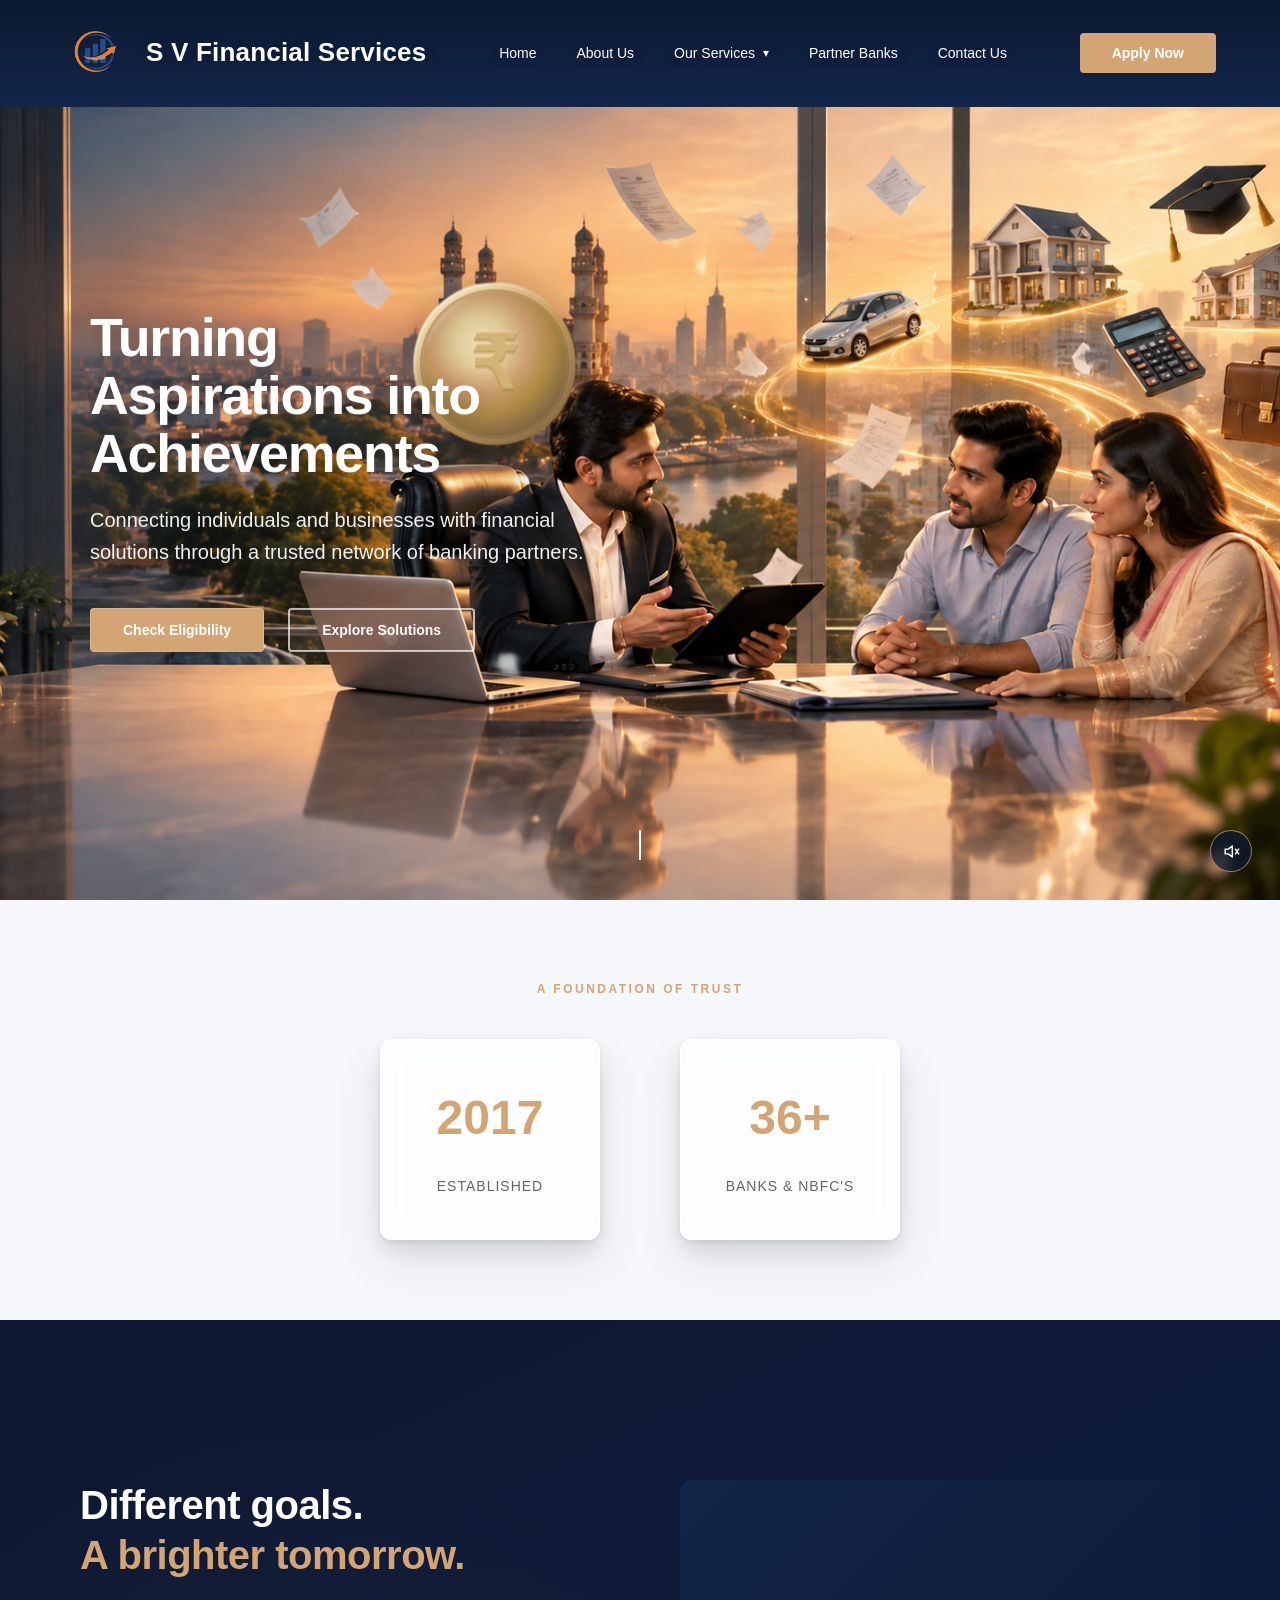
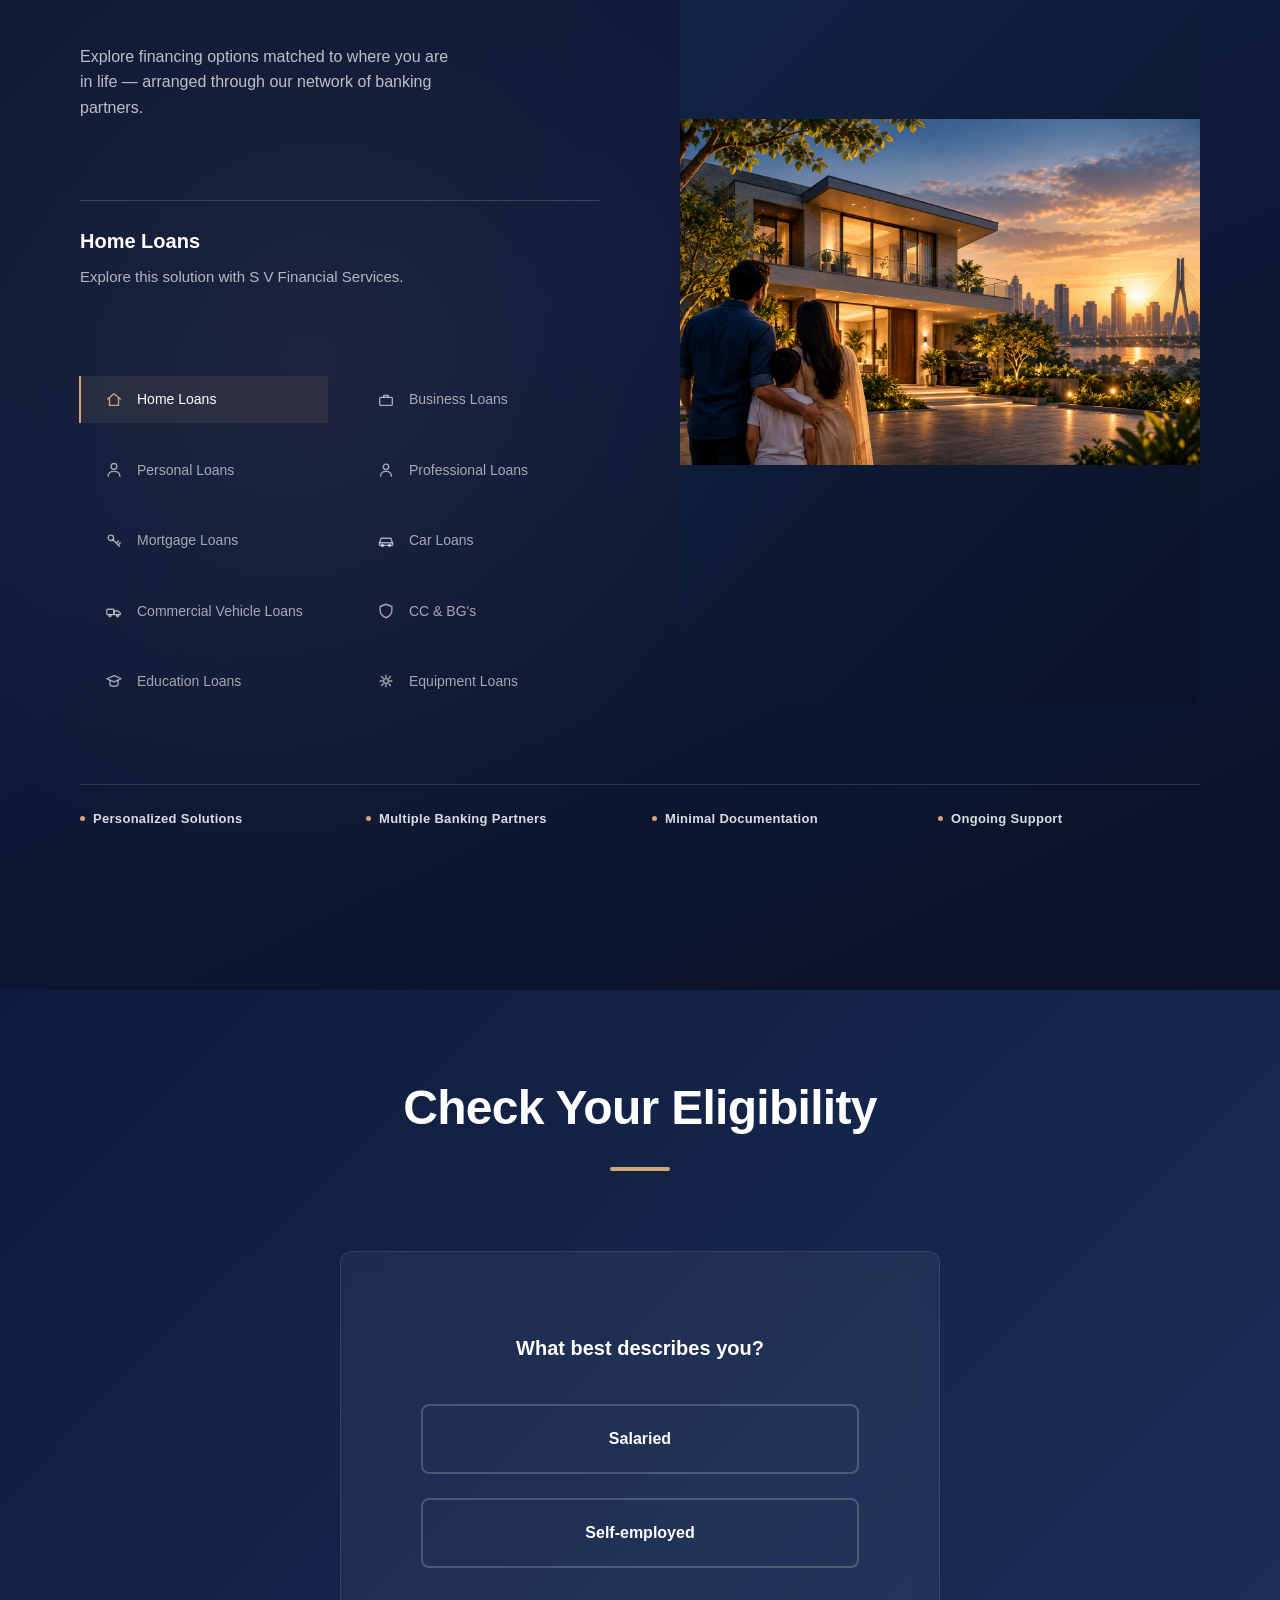
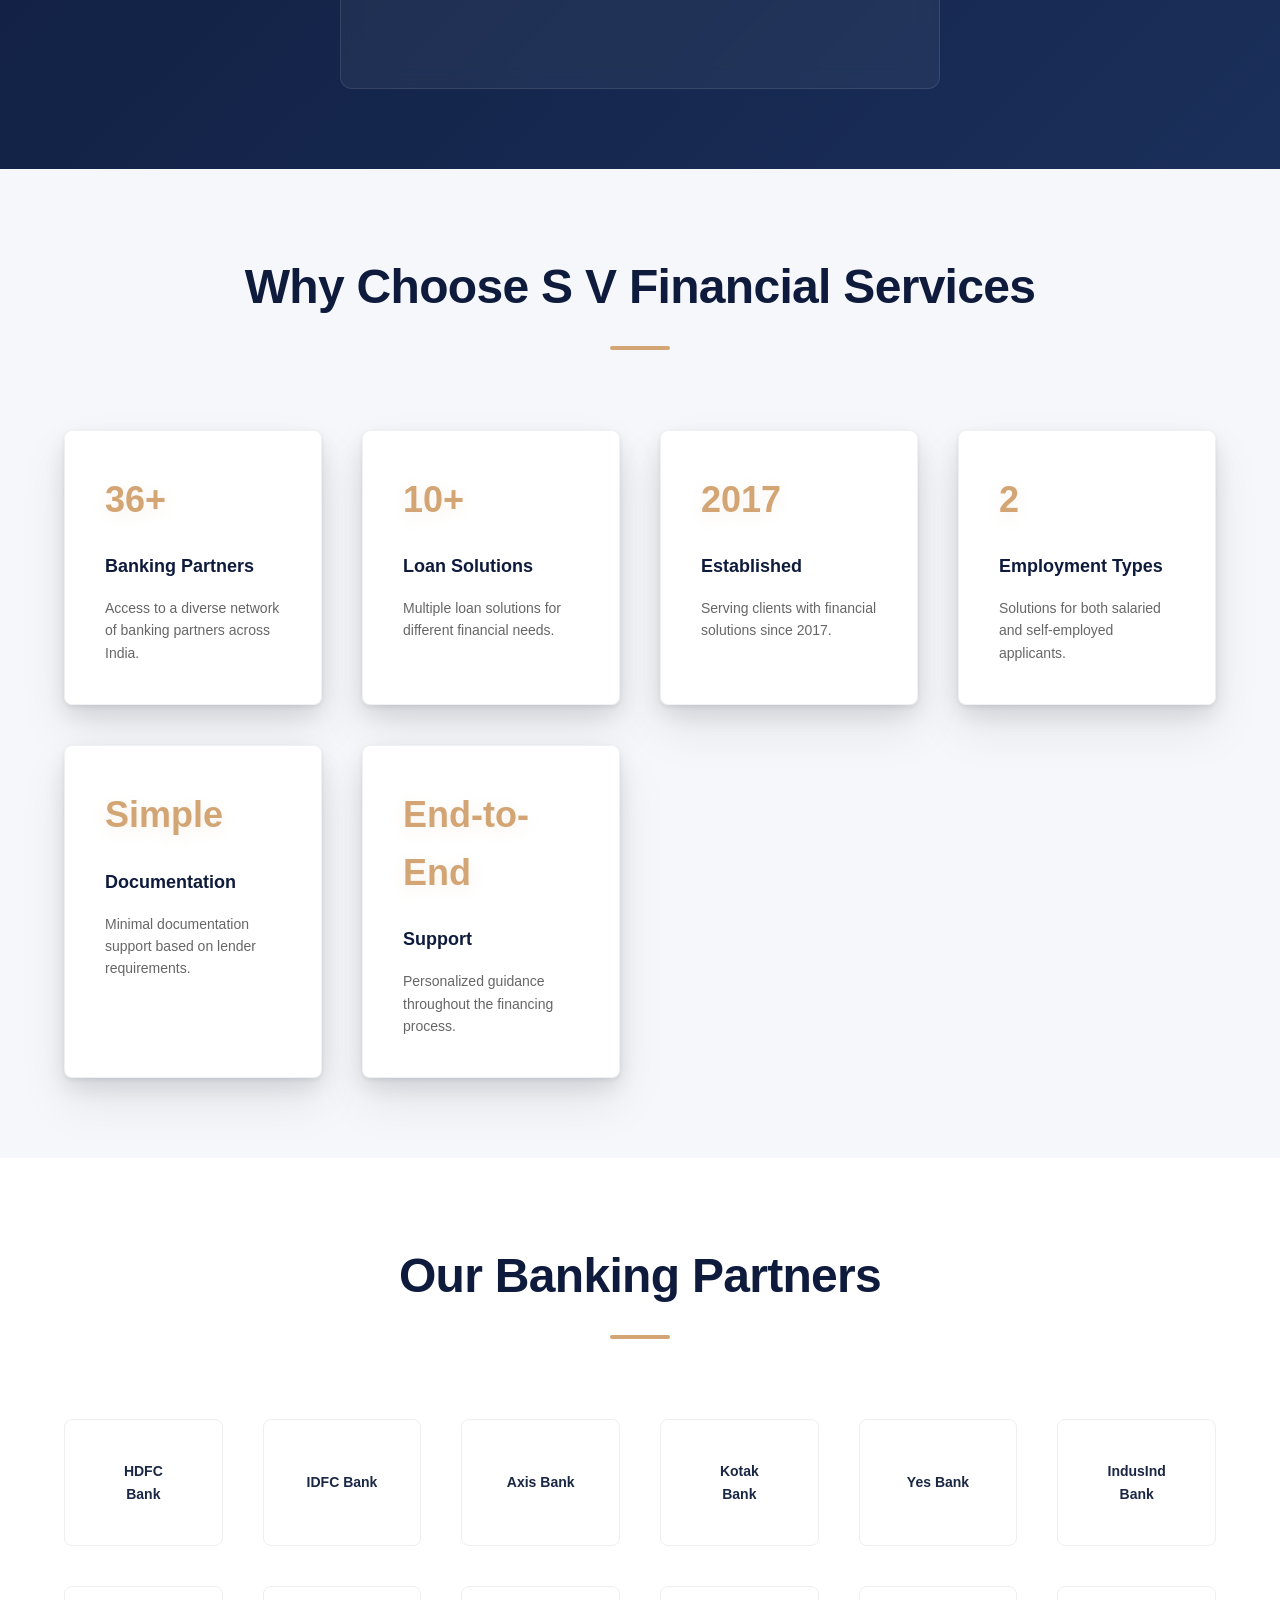
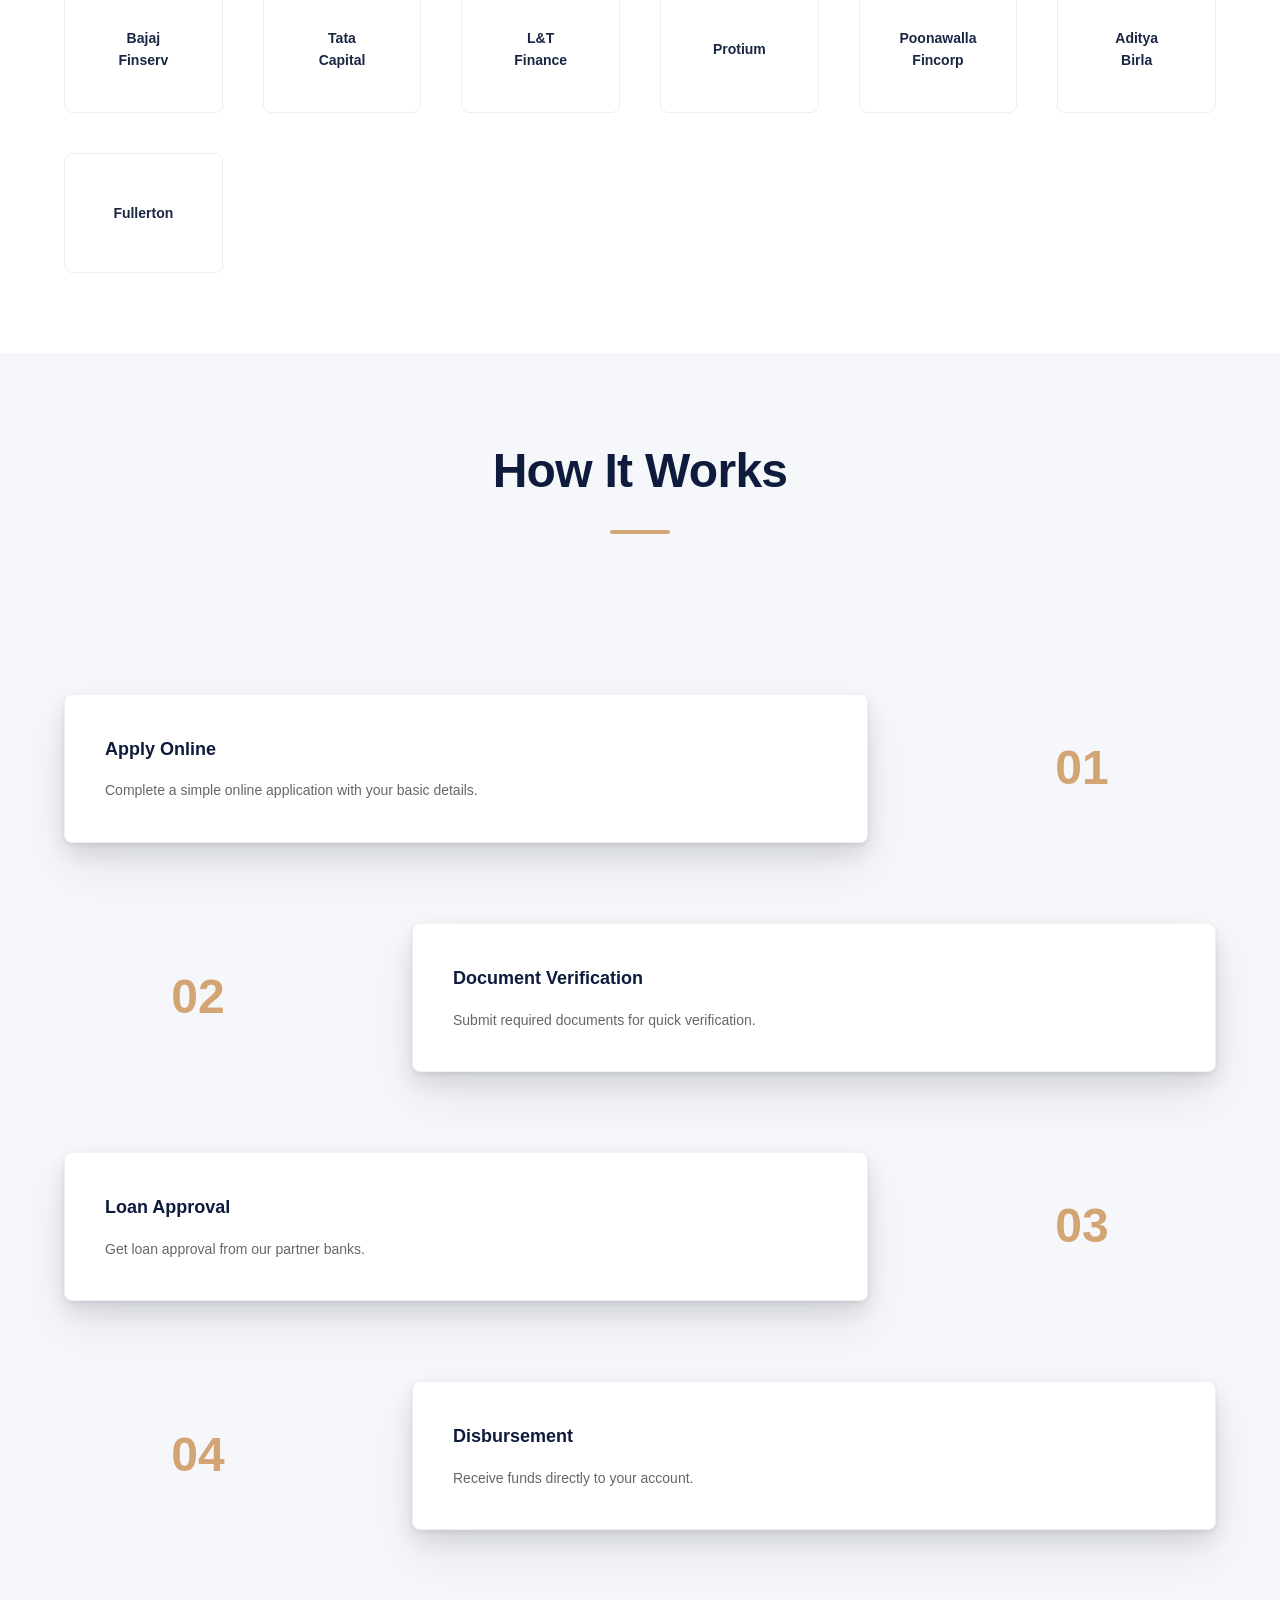
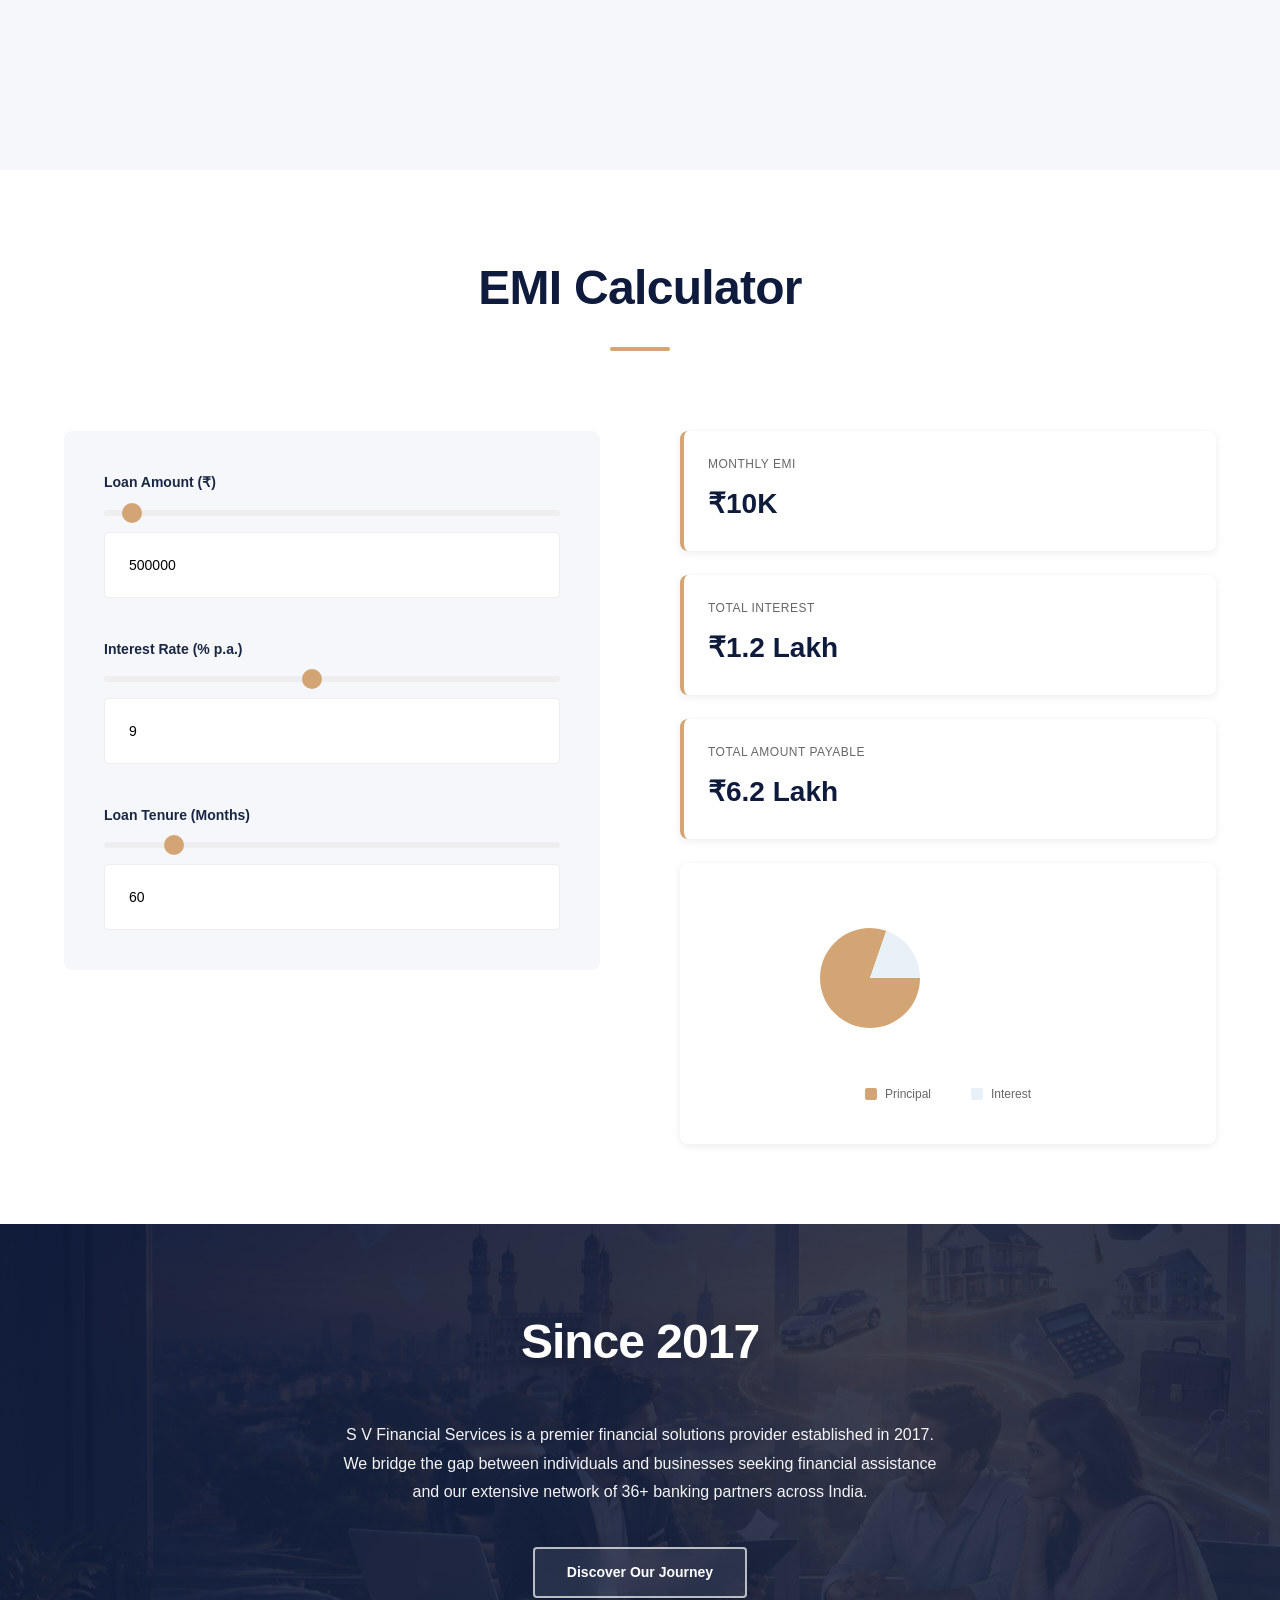
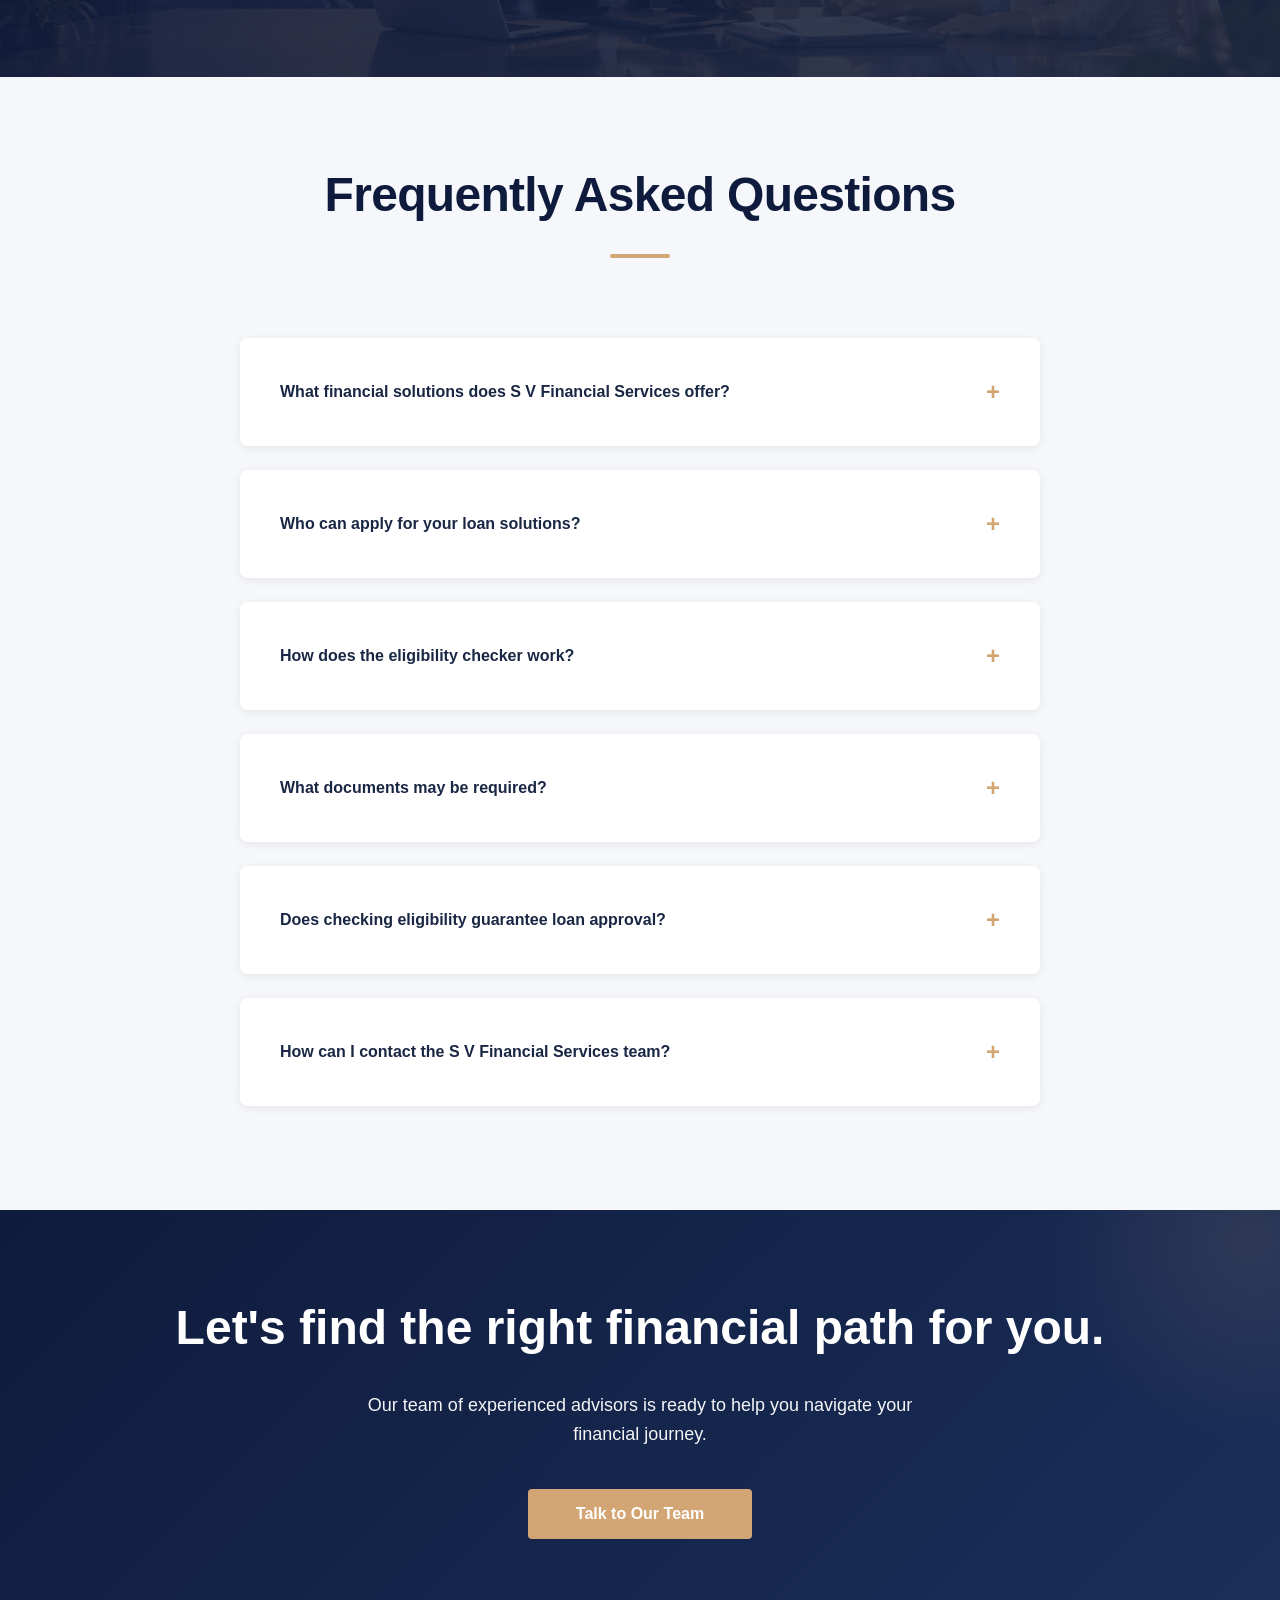
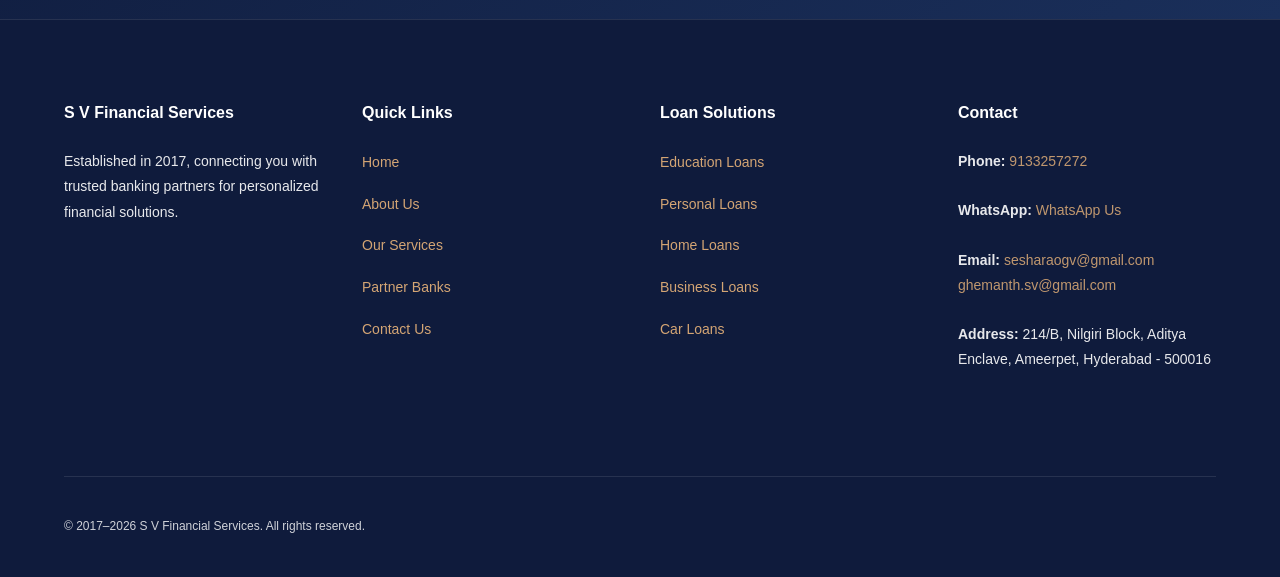
<file: index.html>
<!DOCTYPE html>
<html lang="en">
<head>
    <meta charset="UTF-8">
    <meta name="viewport" content="width=device-width, initial-scale=1.0">
    <meta name="description" content="S V Financial Services - Connecting you with trusted banking partners for personalized financial solutions since 2017.">
    <meta name="theme-color" content="#0F1B3C">
    
    <!-- Open Graph -->
    <meta property="og:title" content="S V Financial Services">
    <meta property="og:description" content="Connecting you with trusted banking partners for personalized financial solutions.">
    <meta property="og:type" content="website">
    
    <title>S V Financial Services - Premium Financial Solutions</title>
    <link rel="stylesheet" href="style.css">

        <!-- Local SEO Structured Data -->
    <script type="application/ld+json">
    {
        "@context": "https://schema.org",
        "@type": "FinancialService",
        "@id": "https://sv-financial-services.sahi-srinivas99.workers.dev/#business",
        "name": "S V Financial Services",
        "url": "https://sv-financial-services.sahi-srinivas99.workers.dev/",
        "logo": "https://sv-financial-services.sahi-srinivas99.workers.dev/assets/LOGO.png",
        "image": "https://sv-financial-services.sahi-srinivas99.workers.dev/assets/hero.png",
        "telephone": "+91-9133257272",
        "address": {
            "@type": "PostalAddress",
            "streetAddress": "214/B, Nilgiri Block, Aditya Enclave, Ameerpet",
            "addressLocality": "Hyderabad",
            "addressRegion": "Telangana",
            "postalCode": "500016",
            "addressCountry": "IN"
        },
        "foundingDate": "2017"
    }
    </script>
</head>
<body class="home-page">
    <!-- PERSISTENT ₹ COIN — single reusable signature visual, travels via JS across the whole page -->
    <div class="persistent-rupee" id="persistentRupee" aria-hidden="true">
        <div class="persistent-rupee__spin">
            <svg class="persistent-rupee__svg" viewBox="0 0 200 200" xmlns="http://www.w3.org/2000/svg">
                <defs>
                    <!-- Premium natural gold gradients -->
                    <radialGradient id="rupeeGoldBase" cx="40%" cy="35%" r="65%">
                        <stop offset="0%" stop-color="#F9E4B7"/>
                        <stop offset="25%" stop-color="#E8D4A0"/>
                        <stop offset="50%" stop-color="#D4A574"/>
                        <stop offset="75%" stop-color="#B8914A"/>
                        <stop offset="100%" stop-color="#8B6F47"/>
                    </radialGradient>
                    
                    <!-- Rim gradient for 3D depth -->
                    <radialGradient id="rupeeRim" cx="35%" cy="30%" r="75%">
                        <stop offset="0%" stop-color="#FFF4D6"/>
                        <stop offset="40%" stop-color="#E8D4A0"/>
                        <stop offset="70%" stop-color="#C99C5E"/>
                        <stop offset="100%" stop-color="#8B6F47"/>
                    </radialGradient>
                    
                    <!-- Beveled edge highlight -->
                    <linearGradient id="rupeeBevel" x1="20%" y1="10%" x2="60%" y2="55%">
                        <stop offset="0%" stop-color="#FFFBF0" stop-opacity="0.75"/>
                        <stop offset="50%" stop-color="#FFFFFF" stop-opacity="0.35"/>
                        <stop offset="100%" stop-color="#FFFFFF" stop-opacity="0"/>
                    </linearGradient>
                    
                    <!-- Subtle engraved texture -->
                    <pattern id="rupeeTexture" x="0" y="0" width="20" height="20" patternUnits="userSpaceOnUse">
                        <circle cx="10" cy="10" r="1.5" fill="#D4A574" opacity="0.08"/>
                    </pattern>
                    
                    <!-- Shadow gradient for depth -->
                    <radialGradient id="rupeeInnerShadow" cx="50%" cy="50%" r="70%">
                        <stop offset="0%" stop-color="#000000" stop-opacity="0"/>
                        <stop offset="80%" stop-color="#000000" stop-opacity="0.08"/>
                        <stop offset="100%" stop-color="#000000" stop-opacity="0.15"/>
                    </radialGradient>
                </defs>
                
                <!-- Outer rim with bevel -->
                <circle cx="100" cy="100" r="96" fill="url(#rupeeRim)"/>
                
                <!-- Beveled edge highlight -->
                <circle cx="100" cy="100" r="95" fill="none" stroke="url(#rupeeBevel)" stroke-width="4" stroke-linecap="round" opacity="0.6"/>
                
                <!-- Main coin face - premium gold -->
                <circle cx="100" cy="100" r="88" fill="url(#rupeeGoldBase)"/>
                
                <!-- Engraved texture pattern -->
                <circle cx="100" cy="100" r="88" fill="url(#rupeeTexture)"/>
                
                <!-- Inner shadow for depth -->
                <circle cx="100" cy="100" r="88" fill="url(#rupeeInnerShadow)"/>
                
                <!-- Rim accent line -->
                <circle cx="100" cy="100" r="88" fill="none" stroke="#8B6F47" stroke-width="0.8" stroke-opacity="0.6"/>
                <circle cx="100" cy="100" r="86" fill="none" stroke="#F9E4B7" stroke-width="0.5" stroke-opacity="0.4"/>
                
                <!-- Cinematic rim reflection -->
                <path d="M 20 80 A 85 85 0 0 1 65 25" fill="none" stroke="url(#rupeeBevel)" stroke-width="5" stroke-linecap="round" opacity="0.5"/>
                
                <!-- ₹ symbol - embossed effect -->
                <g>
                    <!-- Shadow behind symbol -->
                    <text x="100" y="132" text-anchor="middle" font-family="Georgia, 'Times New Roman', serif" font-size="88" font-weight="700" fill="#8B6F47" fill-opacity="0.3" text-shadow="2px 2px 4px rgba(0,0,0,0.2)">₹</text>
                    <!-- Main symbol -->
                    <text x="100" y="130" text-anchor="middle" font-family="Georgia, 'Times New Roman', serif" font-size="88" font-weight="700" fill="#B8914A" fill-opacity="0.95" text-shadow="1px 1px 2px rgba(0,0,0,0.15)">₹</text>
                    <!-- Highlight on symbol -->
                    <text x="99" y="128" text-anchor="middle" font-family="Georgia, 'Times New Roman', serif" font-size="88" font-weight="700" fill="#F9E4B7" fill-opacity="0.4">₹</text>
                </g>
            </svg>
        </div>
    </div>

    <!-- HEADER & NAVIGATION -->
    <header class="header" id="header">
        <div class="header-container">
            <div class="logo">
                <img src="assets/LOGO.png" alt="S V Financial Services">
                <span class="logo-name">S V Financial Services</span>
            </div>
            
            <nav class="nav-desktop" id="navDesktop">
                <a href="#home" class="nav-link">Home</a>
                <a href="about.html" class="nav-link">About Us</a>
                <details class="nav-dropdown">
                    <summary class="nav-link nav-link--dropdown">
                        <span>Our Services</span>
                        <span class="nav-caret" aria-hidden="true">▾</span>
                    </summary>
                    <div class="nav-dropdown-menu">
                        <a href="home-loans.html" class="dropdown-link">Home Loans</a>
                        <a href="business-loans.html" class="dropdown-link">Business Loans</a>
                        <a href="personal-loans.html" class="dropdown-link">Personal Loans</a>
                        <a href="professional-loans.html" class="dropdown-link">Professional Loans</a>
                        <a href="mortgage-loans.html" class="dropdown-link">Mortgage Loans</a>
                        <a href="car-loans.html" class="dropdown-link">Car Loans</a>
                        <a href="commercial-vehicle-loans.html" class="dropdown-link">Commercial Vehicle Loans</a>
                        <a href="cc-bg-loans.html" class="dropdown-link">CC &amp; BG's</a>
                        <a href="education-loans.html" class="dropdown-link">Education Loans</a>
                        <a href="equipment-loans.html" class="dropdown-link">Equipment Loans</a>
                    </div>
                </details>
                <a href="#partners" class="nav-link">Partner Banks</a>
                <a href="#contact-cta" class="nav-link">Contact Us</a>
            </nav>
            
            <div class="header-actions">
                <button class="btn-primary" id="applyBtnHeader">Apply Now</button>
            </div>
            
            <button class="mobile-menu-btn" id="mobileMenuBtn">
                <span></span>
                <span></span>
                <span></span>
            </button>
        </div>
    </header>

    <!-- MOBILE MENU -->
    <nav class="mobile-menu" id="mobileMenu">
        <div class="mobile-menu-content">
            <button class="close-menu-btn" id="closeMenuBtn">×</button>
            <a href="#home" class="mobile-menu-link">Home</a>
            <a href="about.html" class="mobile-menu-link">About Us</a>
            <details class="mobile-menu-group">
                <summary class="mobile-menu-link mobile-menu-link--toggle">
                    <span>Our Services</span>
                    <span class="mobile-caret" aria-hidden="true">▾</span>
                </summary>
                <div class="mobile-submenu">
                    <a href="home-loans.html">Home Loans</a>
                    <a href="business-loans.html">Business Loans</a>
                    <a href="personal-loans.html">Personal Loans</a>
                    <a href="professional-loans.html">Professional Loans</a>
                    <a href="mortgage-loans.html">Mortgage Loans</a>
                    <a href="car-loans.html">Car Loans</a>
                    <a href="commercial-vehicle-loans.html">Commercial Vehicle Loans</a>
                    <a href="cc-bg-loans.html">CC &amp; BG's</a>
                    <a href="education-loans.html">Education Loans</a>
                    <a href="equipment-loans.html">Equipment Loans</a>
                </div>
            </details>
            <a href="#partners" class="mobile-menu-link">Partner Banks</a>
            <a href="#contact-cta" class="mobile-menu-link">Contact Us</a>
            <a href="tel:9133257272" class="mobile-menu-link">Call Us</a>
            <button class="btn-primary full-width" id="applyBtnMobile">Apply Now</button>
        </div>
    </nav>

    <main>
        <!-- SECTION 01: CINEMATIC HERO -->
        <section class="hero hero--parallax" id="home">
           <video class="hero-video" autoplay muted loop playsinline>
    <source src="assets/hero-video.mp4" type="video/mp4" media="(min-width: 769px)">
    <source src="assets/mobile/mobile-hero-video.mp4" type="video/mp4" media="(max-width: 768px)">
    Your browser does not support the video tag.
</video>

            <button class="hero-audio-control" id="heroAudioControl" type="button"
                aria-label="Turn sound on" aria-pressed="false" title="Turn sound on">
                <svg class="hero-audio-icon hero-audio-icon--muted" viewBox="0 0 24 24" aria-hidden="true">
                    <path d="M4 9v6h4l5 4V5L8 9H4Z"></path>
                    <path d="m17 9 4 6m0-6-4 6"></path>
                </svg>
                <svg class="hero-audio-icon hero-audio-icon--unmuted" viewBox="0 0 24 24" aria-hidden="true">
                    <path d="M4 9v6h4l5 4V5L8 9H4Z"></path>
                    <path d="M16 9.5a4 4 0 0 1 0 5"></path>
                    <path d="M18.5 7a7.5 7.5 0 0 1 0 10"></path>
                </svg>
            </button>
            
            <picture>
                <source media="(max-width: 768px)" srcset="assets/mobile/mobile-hero-image.png">
                <img src="assets/hero.png" alt="Hero Background" class="hero-fallback">
            </picture>
            
            <div class="hero-content">
               <h1 class="hero-title hero-title--refined">
    Turning<br>
    Aspirations into<br>
    Achievements
</h1>
                <p class="hero-subtitle">
                    Connecting individuals and businesses with financial solutions through a trusted network of banking partners.
                </p>
                <div class="hero-ctas">
                    <button class="btn-primary btn-primary--glass" id="checkEligibilityHero">Check Eligibility</button>
                    <button class="btn-secondary btn-secondary--glass" id="exploreSolutions">Explore Solutions</button>
                </div>
            </div>
            
            <div class="scroll-indicator">
                <span></span>
            </div>
        </section>

        <!-- SECTION 02: TRUST / KEY NUMBERS -->
        <section class="trust-section" id="trust">
            <div class="container">
                <p class="trust-eyebrow">A Foundation of Trust</p>
                <div class="trust-grid" id="trustGrid">
                    <!-- Populated by JavaScript -->
                </div>
            </div>
        </section>

        <!-- SECTION 03: LOAN SOLUTIONS -->
        <section class="loan-solutions loan-solutions--cinematic" id="services">

            <div class="loan-solutions__backdrop" aria-hidden="true"></div>

            <div class="loan-solutions__glass">
                <div class="container loan-solutions__inner">

                    <!-- LEFT COLUMN: Content & Navigation -->
                    <div class="loan-solutions__content-column">
                        <div class="loan-solutions__intro">
                            <h2 class="loan-solutions__heading">
                                Different goals.<br>
                                <span>A brighter tomorrow.</span>
                            </h2>
                            <p class="loan-solutions__subtext">
                                Explore financing options matched to where you are in life —
                                arranged through our network of banking partners.
                            </p>

                            <div class="loan-content" id="loanContent">
                                <!-- Selected loan name + description populated by JavaScript -->
                            </div>
                        </div>

                        <nav class="loan-nav" id="loanNav" aria-label="Loan categories">
                            <!-- Category items populated by JavaScript -->
                        </nav>
                    </div>

                    <!-- RIGHT COLUMN: Loan Image -->
                    <div class="loan-solutions__image-column">
                        <div class="loan-solutions__visual" id="loanVisualContainer">
                            <img class="loan-solutions__image" id="loanImage" src="assets/loans/Home loan.png" alt="Loan Solution" loading="lazy">
                        </div>
                    </div>

                    <div class="loan-strip" id="loanStrip">
                        <!-- Supporting strip items populated by JavaScript -->
                    </div>

                </div>
            </div>
        </section>

        <!-- SECTION 04: LOAN ELIGIBILITY CHECKER -->
        <section class="eligibility-section" id="eligibility">
            <div class="container">
                <h2 class="section-title section-title--refined">Check Your Eligibility</h2>
                
                <div class="eligibility-container" id="eligibilityContainer">
                    <!-- Eligibility form populated by JavaScript -->
                </div>
            </div>
        </section>

        <!-- SECTION 05: WHY CHOOSE US -->
        <section class="why-choose-us" id="why-us">
            <div class="container">
                <h2 class="section-title section-title--refined">Why Choose S V Financial Services</h2>
                
                <div class="features-grid" id="featuresGrid">
                    <!-- Features populated by JavaScript -->
                </div>
            </div>
        </section>

        <!-- SECTION 06: BANKING PARTNERS -->
        <section class="banking-partners" id="partners">
            <div class="container">
                <h2 class="section-title section-title--refined">Our Banking Partners</h2>
                
                <div class="partners-grid" id="partnersGrid">
                    <!-- Partners populated by JavaScript -->
                </div>
            </div>
        </section>

        <!-- SECTION 07: HOW IT WORKS -->
        <section class="how-it-works" id="how-it-works">
            <div class="container">
                <h2 class="section-title section-title--refined">How It Works</h2>
                
                <div class="timeline" id="timeline">
                    <!-- Timeline populated by JavaScript -->
                </div>
            </div>
        </section>

        <!-- SECTION 08: EMI CALCULATOR -->
        <section class="emi-calculator" id="emi-calculator">
            <div class="container">
                <h2 class="section-title section-title--refined">EMI Calculator</h2>
                
                <div class="calculator-container">
                    <div class="calculator-inputs">
                        <div class="input-group">
                            <label for="loanAmount">Loan Amount (₹)</label>
                            <input type="range" id="loanAmountSlider" min="100000" max="10000000" step="100000" value="500000">
                            <input type="number" id="loanAmountInput" min="100000" value="500000">
                        </div>
                        
                        <div class="input-group">
                            <label for="interestRate">Interest Rate (% p.a.)</label>
                            <input type="range" id="interestRateSlider" min="4" max="15" step="0.1" value="9">
                            <input type="number" id="interestRateInput" min="4" max="15" step="0.1" value="9">
                        </div>
                        
                        <div class="input-group">
                            <label for="loanTenure">Loan Tenure (Months)</label>
                            <input type="range" id="loanTenureSlider" min="12" max="360" step="1" value="60">
                            <input type="number" id="loanTenureInput" min="12" value="60">
                        </div>
                    </div>
                    
                    <div class="calculator-results">
                        <div class="result-item">
                            <span class="result-label">Monthly EMI</span>
                            <span class="result-value" id="monthlyEmi">₹10,000</span>
                        </div>
                        
                        <div class="result-item">
                            <span class="result-label">Total Interest</span>
                            <span class="result-value" id="totalInterest">₹1,00,000</span>
                        </div>
                        
                        <div class="result-item">
                            <span class="result-label">Total Amount Payable</span>
                            <span class="result-value" id="totalPayable">₹6,00,000</span>
                        </div>
                        
                        <div class="chart-container" id="chartContainer">
                            <canvas id="emiChart"></canvas>
                            <div class="chart-legend">
                                <span class="legend-principal">Principal</span>
                                <span class="legend-interest">Interest</span>
                            </div>
                        </div>
                    </div>
                </div>
            </div>
        </section>

        <!-- SECTION 09: ABOUT PREVIEW -->
        <section class="about-preview about-preview--parallax" id="about-preview">
            <div class="about-preview-content">
                <h2 class="about-preview-title about-preview-title--refined">Since 2017</h2>
                <p class="about-preview-text">
                    S V Financial Services is a premier financial solutions provider established in 2017. 
                    We bridge the gap between individuals and businesses seeking financial assistance 
                    and our extensive network of 36+ banking partners across India.
                </p>
                <a href="about.html" class="btn-secondary btn-secondary--glass">Discover Our Journey</a>
            </div>
        </section>

        <!-- SECTION 10: FAQ -->
        <section class="faq-section" id="faq">
            <div class="container">
                <h2 class="section-title section-title--refined">Frequently Asked Questions</h2>
                
                <div class="faq-container" id="faqContainer">
                    <!-- FAQs populated by JavaScript -->
                </div>
            </div>
        </section>

        <!-- SECTION 11: FINAL CTA -->
        <section class="final-cta contact-cta-section--refined" id="contact-cta">
            <div class="container">
                <h2>Let's find the right financial path for you.</h2>
                <p>Our team of experienced advisors is ready to help you navigate your financial journey.</p>
                <button class="btn-primary btn-large" id="contactTeamBtn">Talk to Our Team</button>
            </div>
        </section>

        <!-- SECTION 12: FOOTER -->
        <footer class="footer">
            <div class="container">
                <div class="footer-grid">
                    <div class="footer-column">
                        <h3>S V Financial Services</h3>
                        <p>Established in 2017, connecting you with trusted banking partners for personalized financial solutions.</p>
                    </div>
                    
                    <div class="footer-column">
                        <h4>Quick Links</h4>
                        <ul>
                            <li><a href="#home">Home</a></li>
                            <li><a href="about.html">About Us</a></li>
                            <li><a href="#services">Our Services</a></li>
                            <li><a href="#partners">Partner Banks</a></li>
                            <li><a href="#contact-cta">Contact Us</a></li>
                        </ul>
                    </div>
                    
                    <div class="footer-column">
                        <h4>Loan Solutions</h4>
                        <ul>
                            <li><a href="#services">Education Loans</a></li>
                            <li><a href="#services">Personal Loans</a></li>
                            <li><a href="#services">Home Loans</a></li>
                            <li><a href="#services">Business Loans</a></li>
                            <li><a href="#services">Car Loans</a></li>
                        </ul>
                    </div>
                    
                    <div class="footer-column">
                        <h4>Contact</h4>
                        <p><strong>Phone:</strong> <a href="tel:9133257272">9133257272</a></p>
                        <p><strong>WhatsApp:</strong> <a href="https://wa.me/919133257272">WhatsApp Us</a></p>
                        <p><strong>Email:</strong> <a href="mailto:sesharaogv@gmail.com">sesharaogv@gmail.com</a><br><a href="mailto:ghemanth.sv@gmail.com">ghemanth.sv@gmail.com</a></p>
                        <p><strong>Address:</strong> 214/B, Nilgiri Block, Aditya Enclave, Ameerpet, Hyderabad - 500016</p>
                    </div>
                </div>
                
                <div class="footer-bottom">
                    <p>&copy; 2017–<span id="year"></span> S V Financial Services. All rights reserved.</p>
                    <div class="footer-links">
                    </div>
                </div>
            </div>
        </footer>
    </main>

    <script src="script.js"></script>
</body>
</html>
</file>
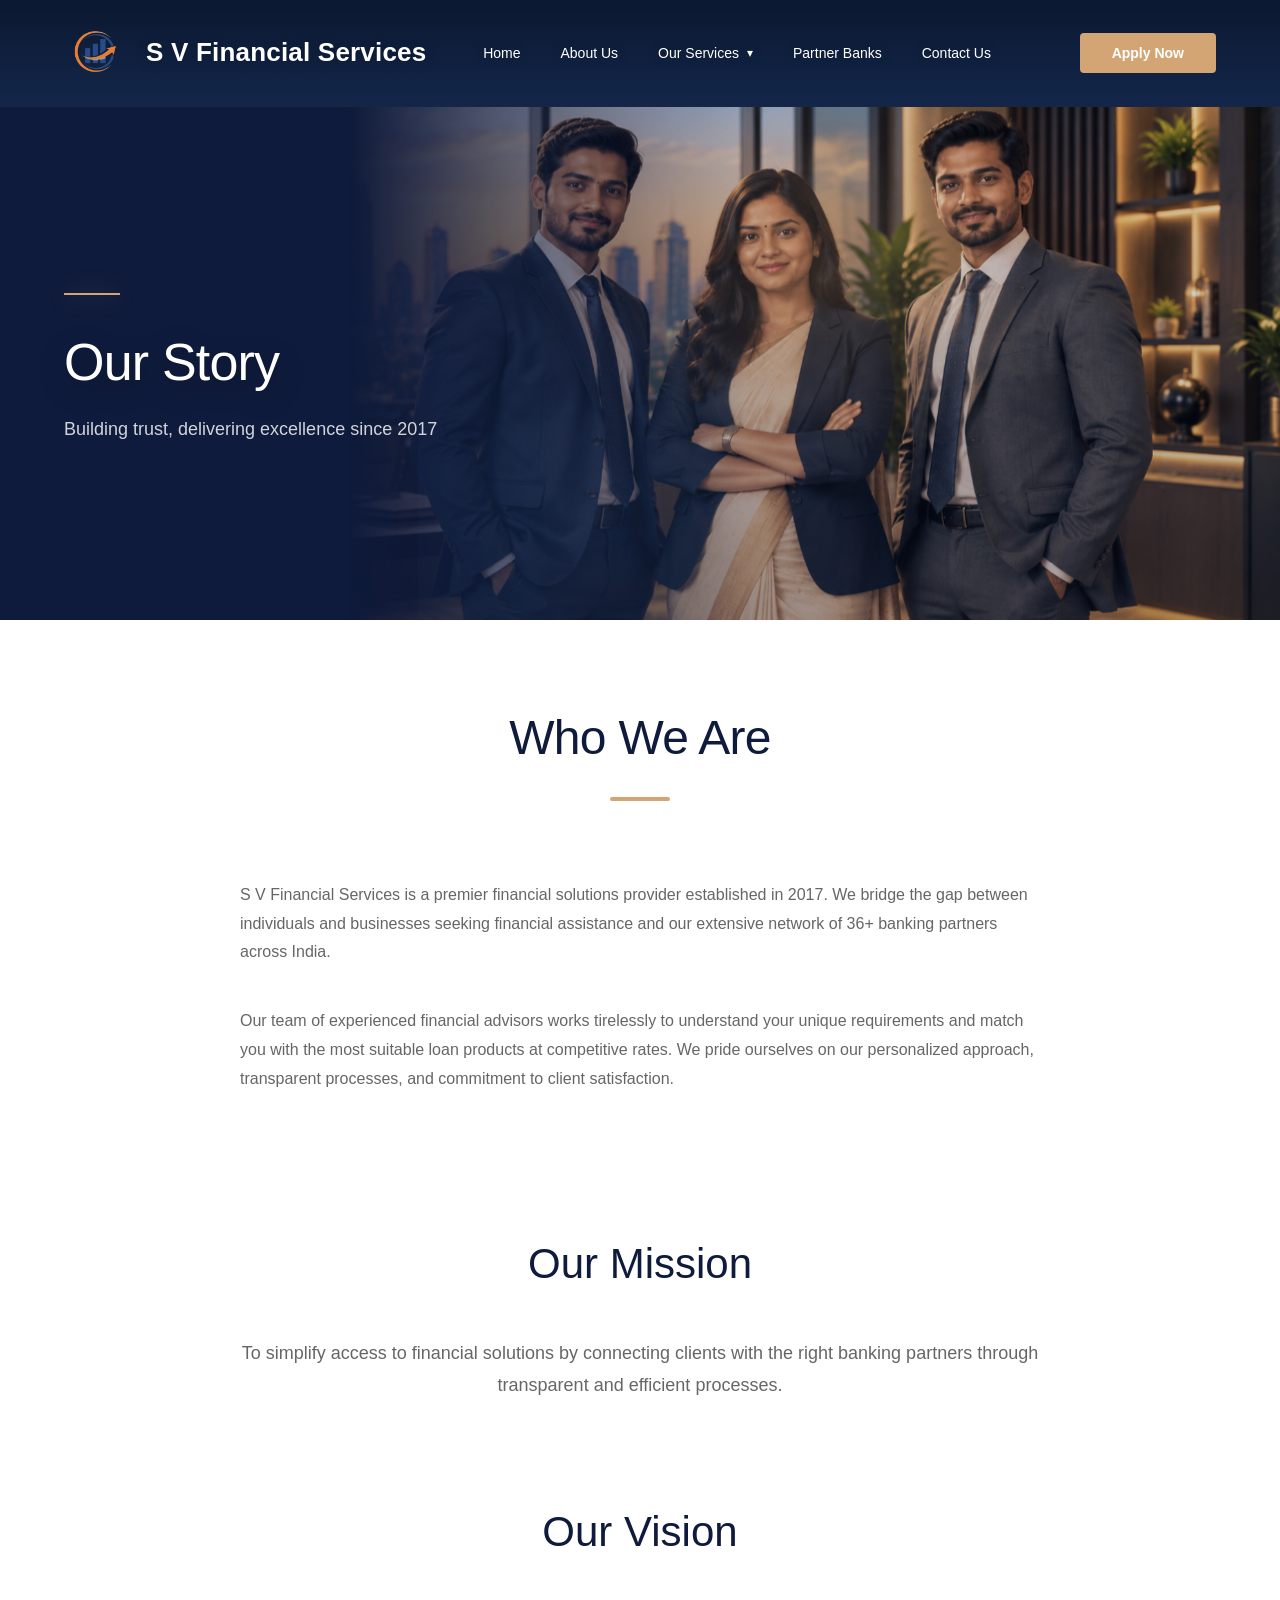
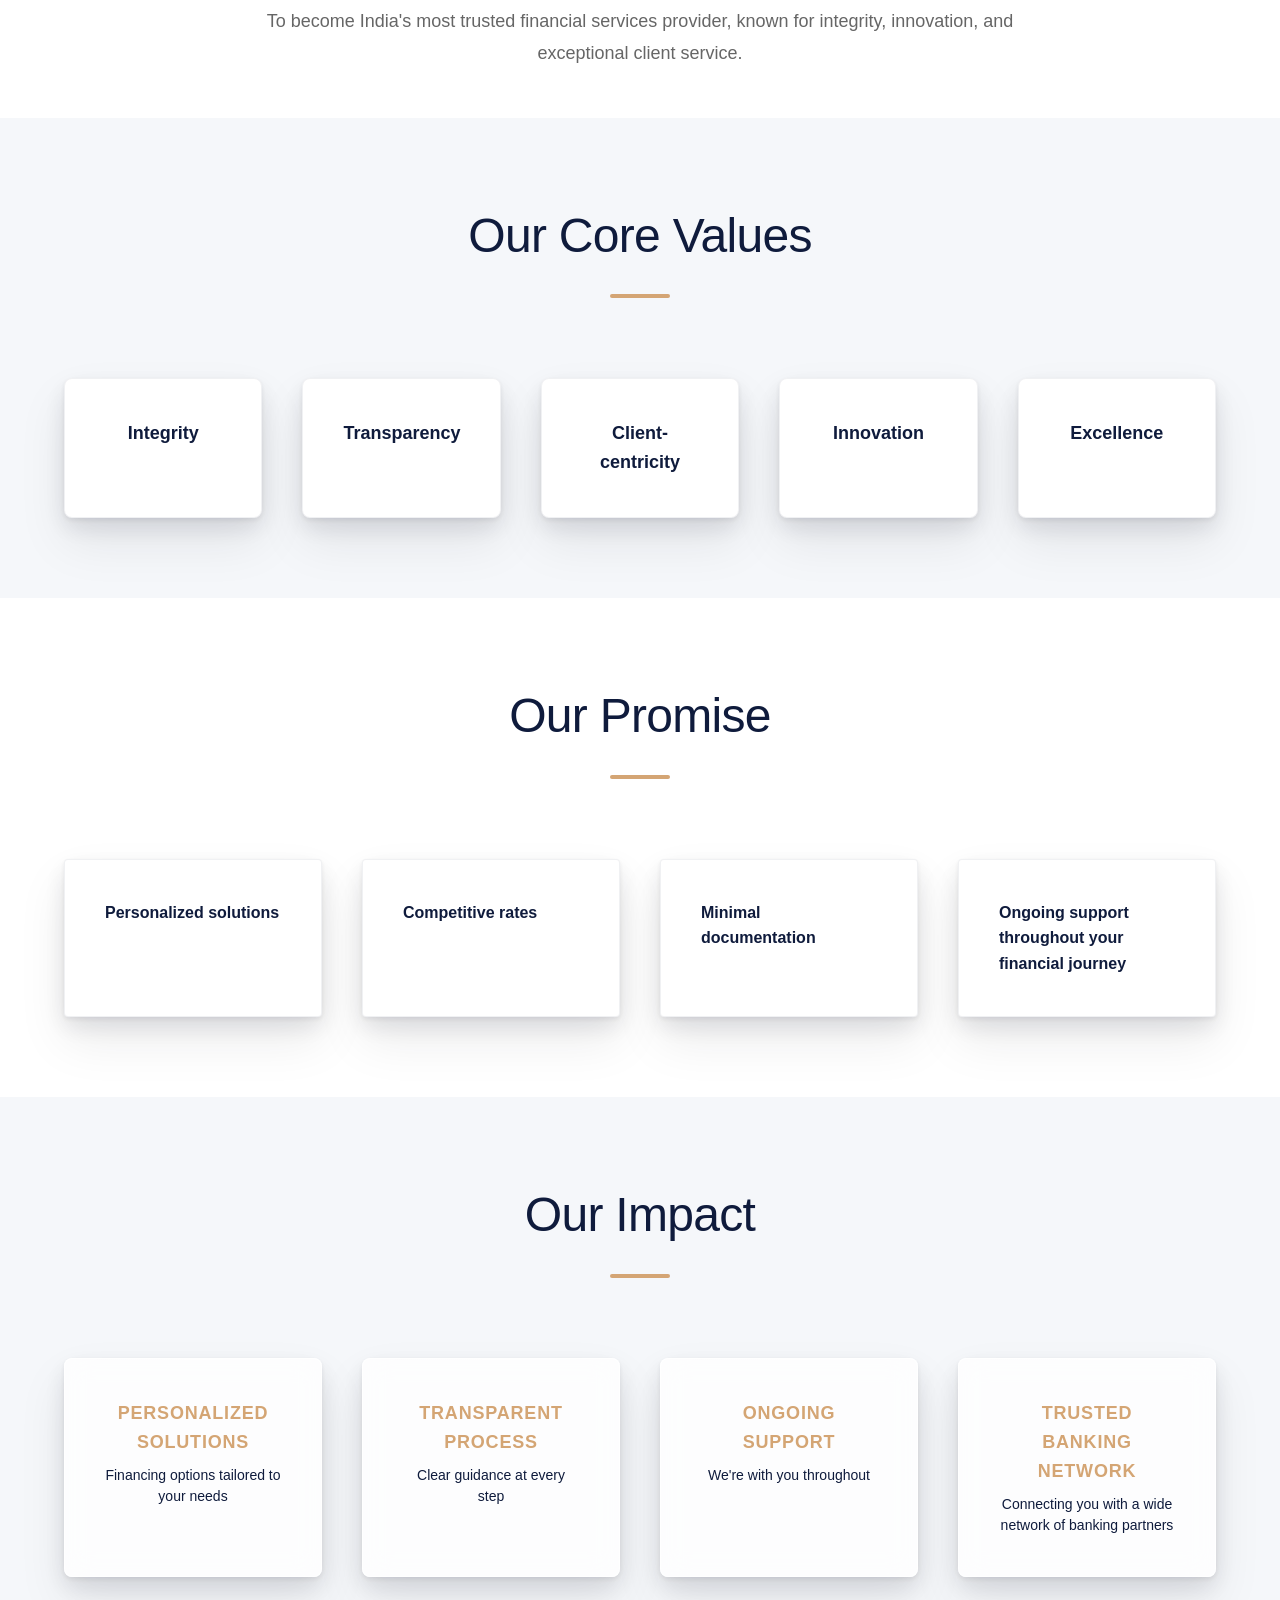
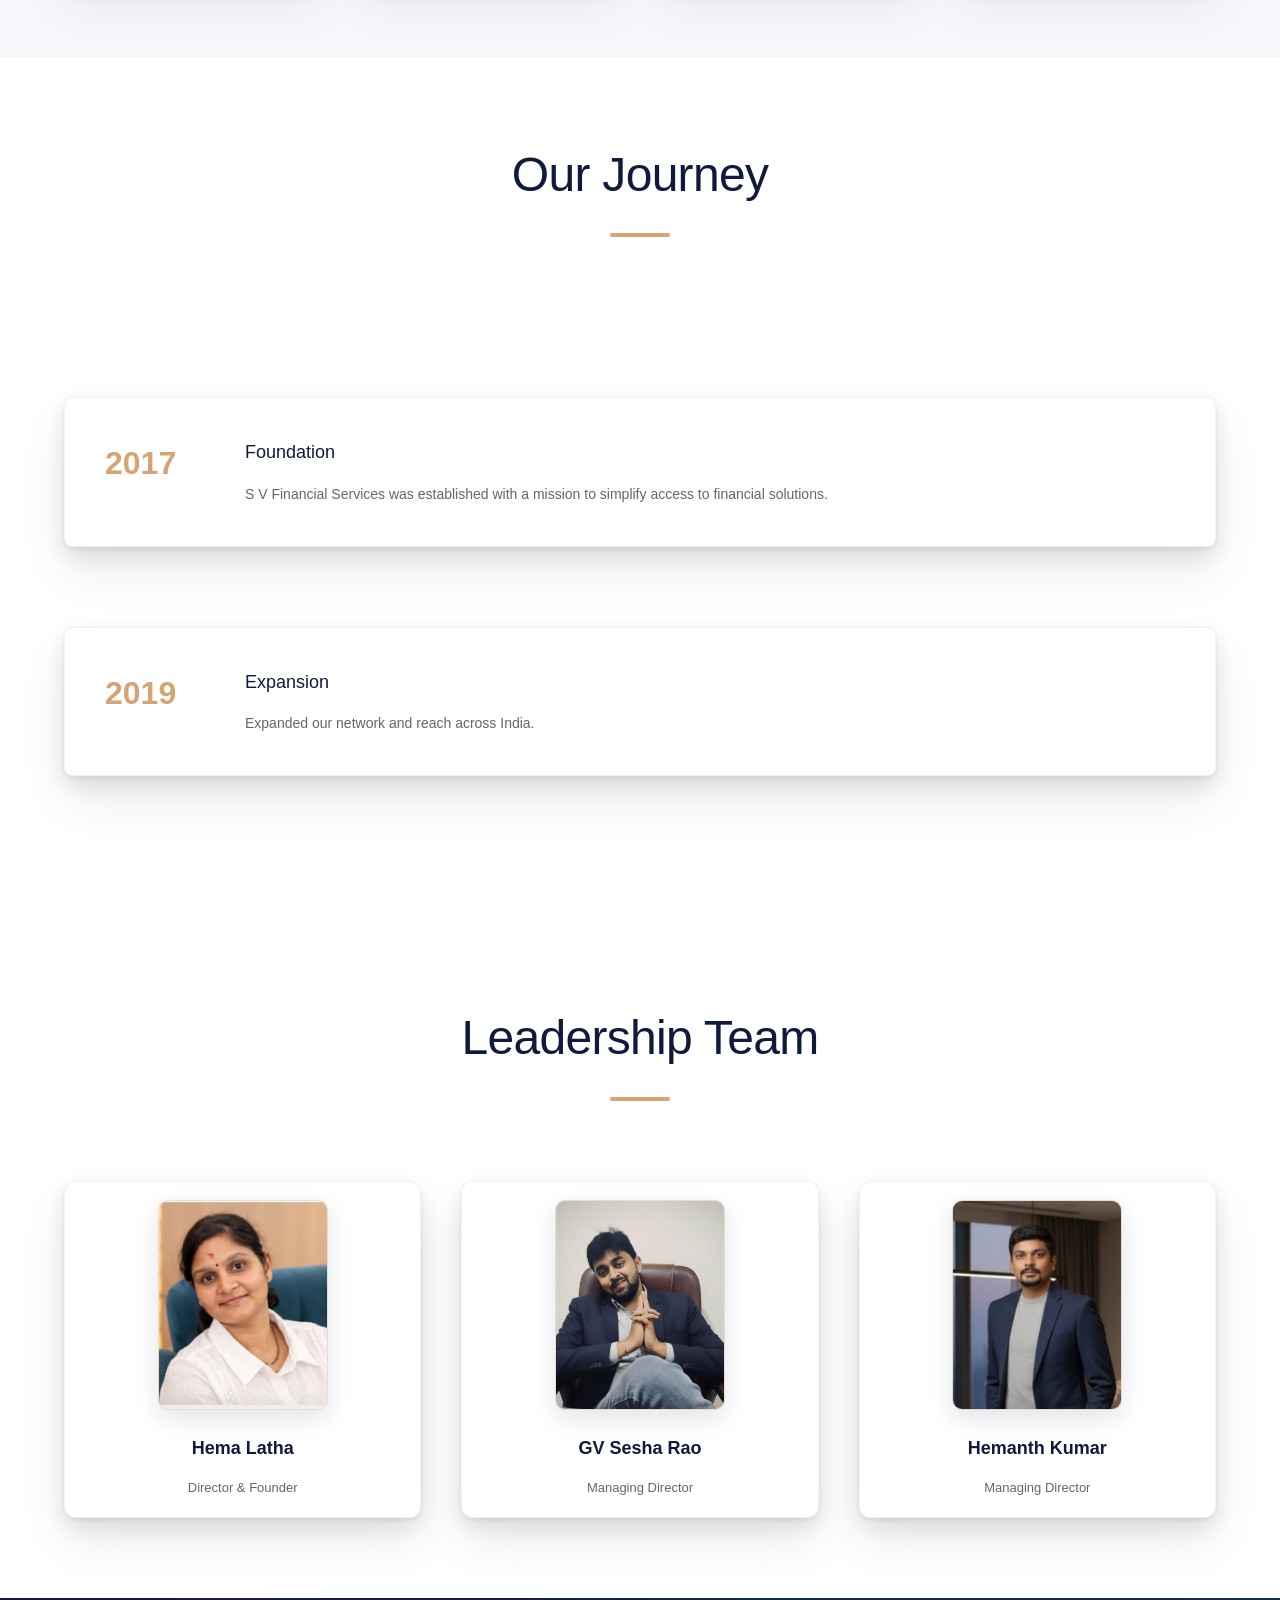
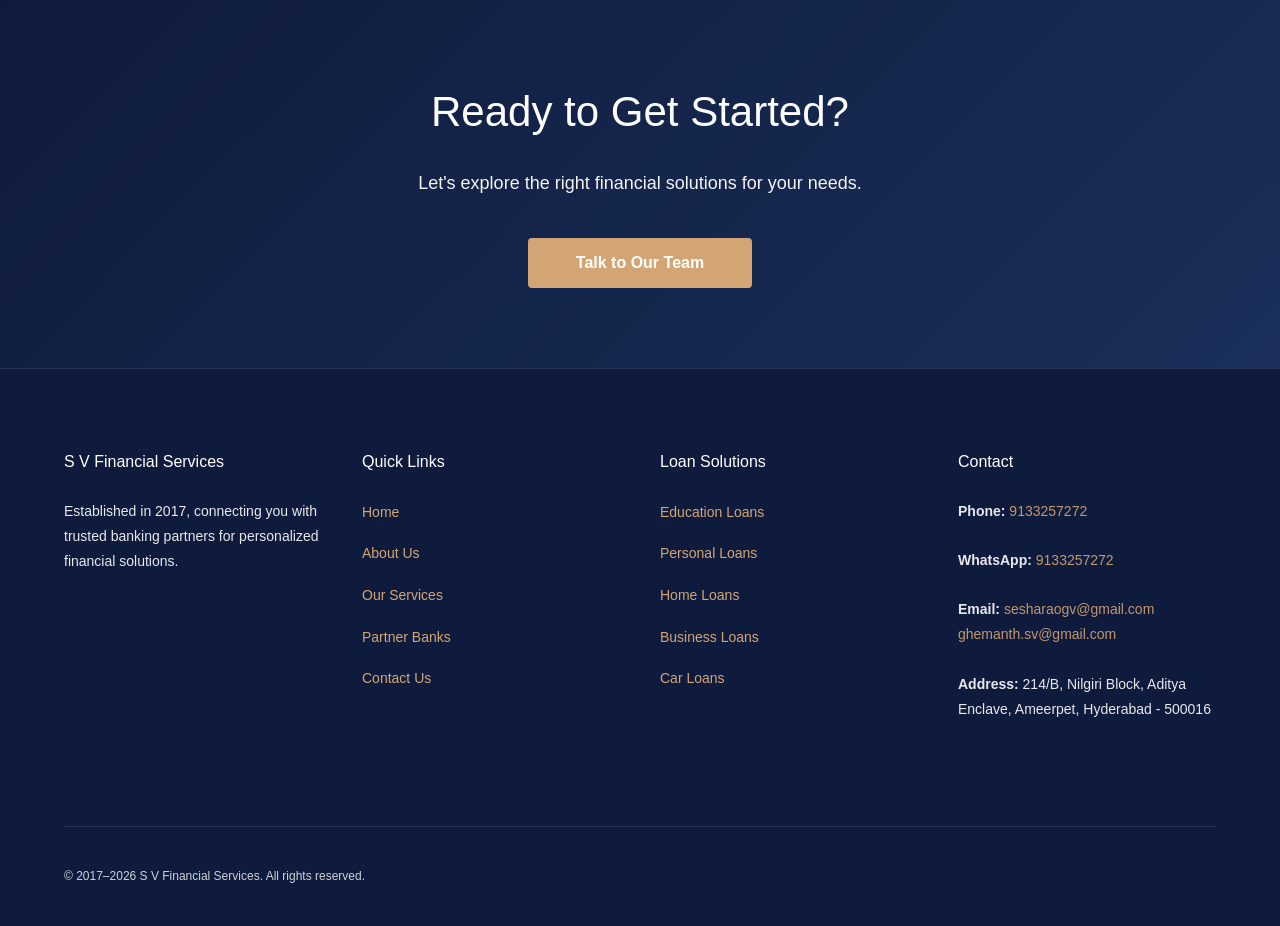
<file: about.html>
<!DOCTYPE html>
<html lang="en">
<head>
    <meta charset="UTF-8">
    <meta name="viewport" content="width=device-width, initial-scale=1.0">
    <meta name="description" content="About S V Financial Services - Our mission, vision, values, and journey since 2017.">
    <meta name="theme-color" content="#0F1B3C">
    
    <!-- Open Graph -->
    <meta property="og:title" content="About S V Financial Services">
    <meta property="og:description" content="Discover our mission, vision, and leadership.">
    <meta property="og:type" content="website">
    
    <title>About S V Financial Services</title>
    <link rel="stylesheet" href="style.css">

        <!-- Local SEO Structured Data -->
    <script type="application/ld+json">
    {
        "@context": "https://schema.org",
        "@type": "FinancialService",
        "@id": "https://sv-financial-services.sahi-srinivas99.workers.dev/#business",
        "name": "S V Financial Services",
        "url": "https://sv-financial-services.sahi-srinivas99.workers.dev/",
        "logo": "https://sv-financial-services.sahi-srinivas99.workers.dev/assets/LOGO.png",
        "image": "https://sv-financial-services.sahi-srinivas99.workers.dev/assets/about-leaders.png",
        "telephone": "+91-9133257272",
        "address": {
            "@type": "PostalAddress",
            "streetAddress": "214/B, Nilgiri Block, Aditya Enclave, Ameerpet",
            "addressLocality": "Hyderabad",
            "addressRegion": "Telangana",
            "postalCode": "500016",
            "addressCountry": "IN"
        },
        "foundingDate": "2017"
    }
    </script>
</head>
<body>
    <!-- HEADER & NAVIGATION -->
    <header class="header about-page-header" id="header">
        <div class="header-container">
            <div class="logo">
                <img src="assets/LOGO.png" alt="S V Financial Services Logo" class="logo-img">
                <span class="logo-name">S V Financial Services</span>
            </div>
            
            <nav class="nav-desktop" id="navDesktop">
                <a href="index.html" class="nav-link">Home</a>
                <a href="about.html" class="nav-link">About Us</a>
                <details class="nav-dropdown">
                    <summary class="nav-link nav-link--dropdown">
                        <span>Our Services</span>
                        <span class="nav-caret" aria-hidden="true">▾</span>
                    </summary>
                    <div class="nav-dropdown-menu">
                        <a href="home-loans.html" class="dropdown-link">Home Loans</a>
                        <a href="business-loans.html" class="dropdown-link">Business Loans</a>
                        <a href="personal-loans.html" class="dropdown-link">Personal Loans</a>
                        <a href="professional-loans.html" class="dropdown-link">Professional Loans</a>
                        <a href="mortgage-loans.html" class="dropdown-link">Mortgage Loans</a>
                        <a href="car-loans.html" class="dropdown-link">Car Loans</a>
                        <a href="commercial-vehicle-loans.html" class="dropdown-link">Commercial Vehicle Loans</a>
                        <a href="cc-bg-loans.html" class="dropdown-link">CC &amp; BG's</a>
                        <a href="education-loans.html" class="dropdown-link">Education Loans</a>
                        <a href="equipment-loans.html" class="dropdown-link">Equipment Loans</a>
                    </div>
                </details>
                <a href="index.html#partners" class="nav-link">Partner Banks</a>
                <a href="index.html#contact-cta" class="nav-link">Contact Us</a>
            </nav>
            
            <div class="header-actions">
                <button class="btn-primary" id="applyBtnHeader">Apply Now</button>
            </div>
            
            <button class="mobile-menu-btn" id="mobileMenuBtn">
                <span></span>
                <span></span>
                <span></span>
            </button>
        </div>
    </header>

    <!-- MOBILE MENU -->
    <nav class="mobile-menu" id="mobileMenu">
        <div class="mobile-menu-content">
            <button class="close-menu-btn" id="closeMenuBtn">×</button>
            <a href="index.html" class="mobile-menu-link">Home</a>
            <a href="about.html" class="mobile-menu-link">About Us</a>
            <details class="mobile-menu-group">
                <summary class="mobile-menu-link mobile-menu-link--toggle">
                    <span>Our Services</span>
                    <span class="mobile-caret" aria-hidden="true">▾</span>
                </summary>
                <div class="mobile-submenu">
                    <a href="home-loans.html">Home Loans</a>
                    <a href="business-loans.html">Business Loans</a>
                    <a href="personal-loans.html">Personal Loans</a>
                    <a href="professional-loans.html">Professional Loans</a>
                    <a href="mortgage-loans.html">Mortgage Loans</a>
                    <a href="car-loans.html">Car Loans</a>
                    <a href="commercial-vehicle-loans.html">Commercial Vehicle Loans</a>
                    <a href="cc-bg-loans.html">CC &amp; BG's</a>
                    <a href="education-loans.html">Education Loans</a>
                    <a href="equipment-loans.html">Equipment Loans</a>
                </div>
            </details>
            <a href="index.html#partners" class="mobile-menu-link">Partner Banks</a>
            <a href="index.html#contact-cta" class="mobile-menu-link">Contact Us</a>
            <a href="tel:9133257272" class="mobile-menu-link">Call Us</a>
            <button class="btn-primary full-width" id="applyBtnMobile">Apply Now</button>
        </div>
    </nav>

    <main>
        <!-- SECTION 01: ABOUT HERO -->
        <section class="about-hero about-hero--parallax">
            <div class="hero-content">
                <h1>Our Story</h1>
                <p>Building trust, delivering excellence since 2017</p>
            </div>
        </section>

        <!-- SECTION 02: WHO WE ARE -->
        <section class="who-we-are">
            <div class="container">
                <h2 class="section-title section-title--refined">Who We Are</h2>
                <div class="who-we-are-content">
                    <p>
                        S V Financial Services is a premier financial solutions provider established in 2017. 
                        We bridge the gap between individuals and businesses seeking financial assistance and our 
                        extensive network of 36+ banking partners across India.
                    </p>
                    <p>
                        Our team of experienced financial advisors works tirelessly to understand your unique requirements 
                        and match you with the most suitable loan products at competitive rates. We pride ourselves on
                        our personalized approach, transparent processes, and commitment to client satisfaction.
                    </p>
                </div>
            </div>
        </section>

        <!-- SECTION 03: MISSION -->
        <section class="mission-vision" id="mission">
            <div class="container">
                <div class="mission-content">
                    <h2>Our Mission</h2>
                    <p>To simplify access to financial solutions by connecting clients with the right banking partners through transparent and efficient processes.</p>
                </div>
            </div>
        </section>

        <!-- SECTION 04: VISION -->
        <section class="mission-vision" id="vision">
            <div class="container">
                <div class="vision-content">
                    <h2>Our Vision</h2>
                    <p>To become India's most trusted financial services provider, known for integrity, innovation, and exceptional client service.</p>
                </div>
            </div>
        </section>

        <!-- SECTION 05: CORE VALUES -->
        <section class="core-values">
            <div class="container">
                <h2 class="section-title section-title--refined">Our Core Values</h2>
                <div class="values-grid" id="valuesGrid">
                    <!-- Values populated by JavaScript -->
                </div>
            </div>
        </section>

        <!-- SECTION 06: OUR PROMISE -->
        <section class="our-promise">
            <div class="container">
                <h2 class="section-title section-title--refined">Our Promise</h2>
                <div class="promise-grid" id="promiseGrid">
                    <!-- Promise items populated by JavaScript -->
                </div>
            </div>
        </section>

        <!-- SECTION 07: COMPANY STATISTICS -->
        <section class="company-stats">
            <div class="container">
                <h2 class="section-title section-title--refined">Our Impact</h2>
                <div class="stats-grid" id="aboutStatsGrid">
                    <!-- Stats populated by JavaScript -->
                </div>
            </div>
        </section>

        <!-- SECTION 08: OUR JOURNEY -->
        <section class="our-journey">
            <div class="container">
                <h2 class="section-title section-title--refined">Our Journey</h2>
                <div class="timeline" id="journeyTimeline">
                    <!-- Journey timeline populated by JavaScript -->
                </div>
            </div>
        </section>

        <!-- SECTION 09: LEADERSHIP TEAM -->
        <section class="leadership-team">
            <div class="container">
                <h2 class="section-title section-title--refined">Leadership Team</h2>
                <div class="leadership-grid" id="leadershipGrid">
                    <!-- Leadership populated by JavaScript -->
                </div>
            </div>
        </section>

        <!-- SECTION 10: CONTACT CTA -->
        <section class="contact-cta-section">
            <div class="container">
                <h2>Ready to Get Started?</h2>
                <p>Let's explore the right financial solutions for your needs.</p>
                <button class="btn-primary btn-large" id="contactTeamBtn">Talk to Our Team</button>
            </div>
        </section>

        <!-- SECTION 11: FOOTER -->
        <footer class="footer">
            <div class="container">
                <div class="footer-grid">
                    <div class="footer-column">
                        <h3>S V Financial Services</h3>
                        <p>Established in 2017, connecting you with trusted banking partners for personalized financial solutions.</p>
                    </div>
                    
                    <div class="footer-column">
                        <h4>Quick Links</h4>
                        <ul>
                            <li><a href="index.html">Home</a></li>
                            <li><a href="about.html">About Us</a></li>
                            <li><a href="index.html#services">Our Services</a></li>
                            <li><a href="index.html#partners">Partner Banks</a></li>
                            <li><a href="index.html#contact-cta">Contact Us</a></li>
                        </ul>
                    </div>
                    
                    <div class="footer-column">
                        <h4>Loan Solutions</h4>
                        <ul>
                            <li><a href="index.html#services">Education Loans</a></li>
                            <li><a href="index.html#services">Personal Loans</a></li>
                            <li><a href="index.html#services">Home Loans</a></li>
                            <li><a href="index.html#services">Business Loans</a></li>
                            <li><a href="index.html#services">Car Loans</a></li>
                        </ul>
                    </div>
                    
                    <div class="footer-column">
                        <h4>Contact</h4>
                        <p><strong>Phone:</strong> <a href="tel:9133257272">9133257272</a></p>
                        <p><strong>WhatsApp:</strong> <a href="https://wa.me/919133257272">9133257272</a></p>
                        <p><strong>Email:</strong> <a href="mailto:sesharaogv@gmail.com">sesharaogv@gmail.com</a><br><a href="mailto:ghemanth.sv@gmail.com">ghemanth.sv@gmail.com</a></p>
                        <p><strong>Address:</strong> 214/B, Nilgiri Block, Aditya Enclave, Ameerpet, Hyderabad - 500016</p>
                    </div>
                </div>
                
                <div class="footer-bottom">
                    <p>&copy; 2017–<span id="year"></span> S V Financial Services. All rights reserved.</p>
                    <div class="footer-links">
                    </div>
                </div>
            </div>
        </footer>
    </main>

    <script src="script.js"></script>
</body>
</html>
</file>
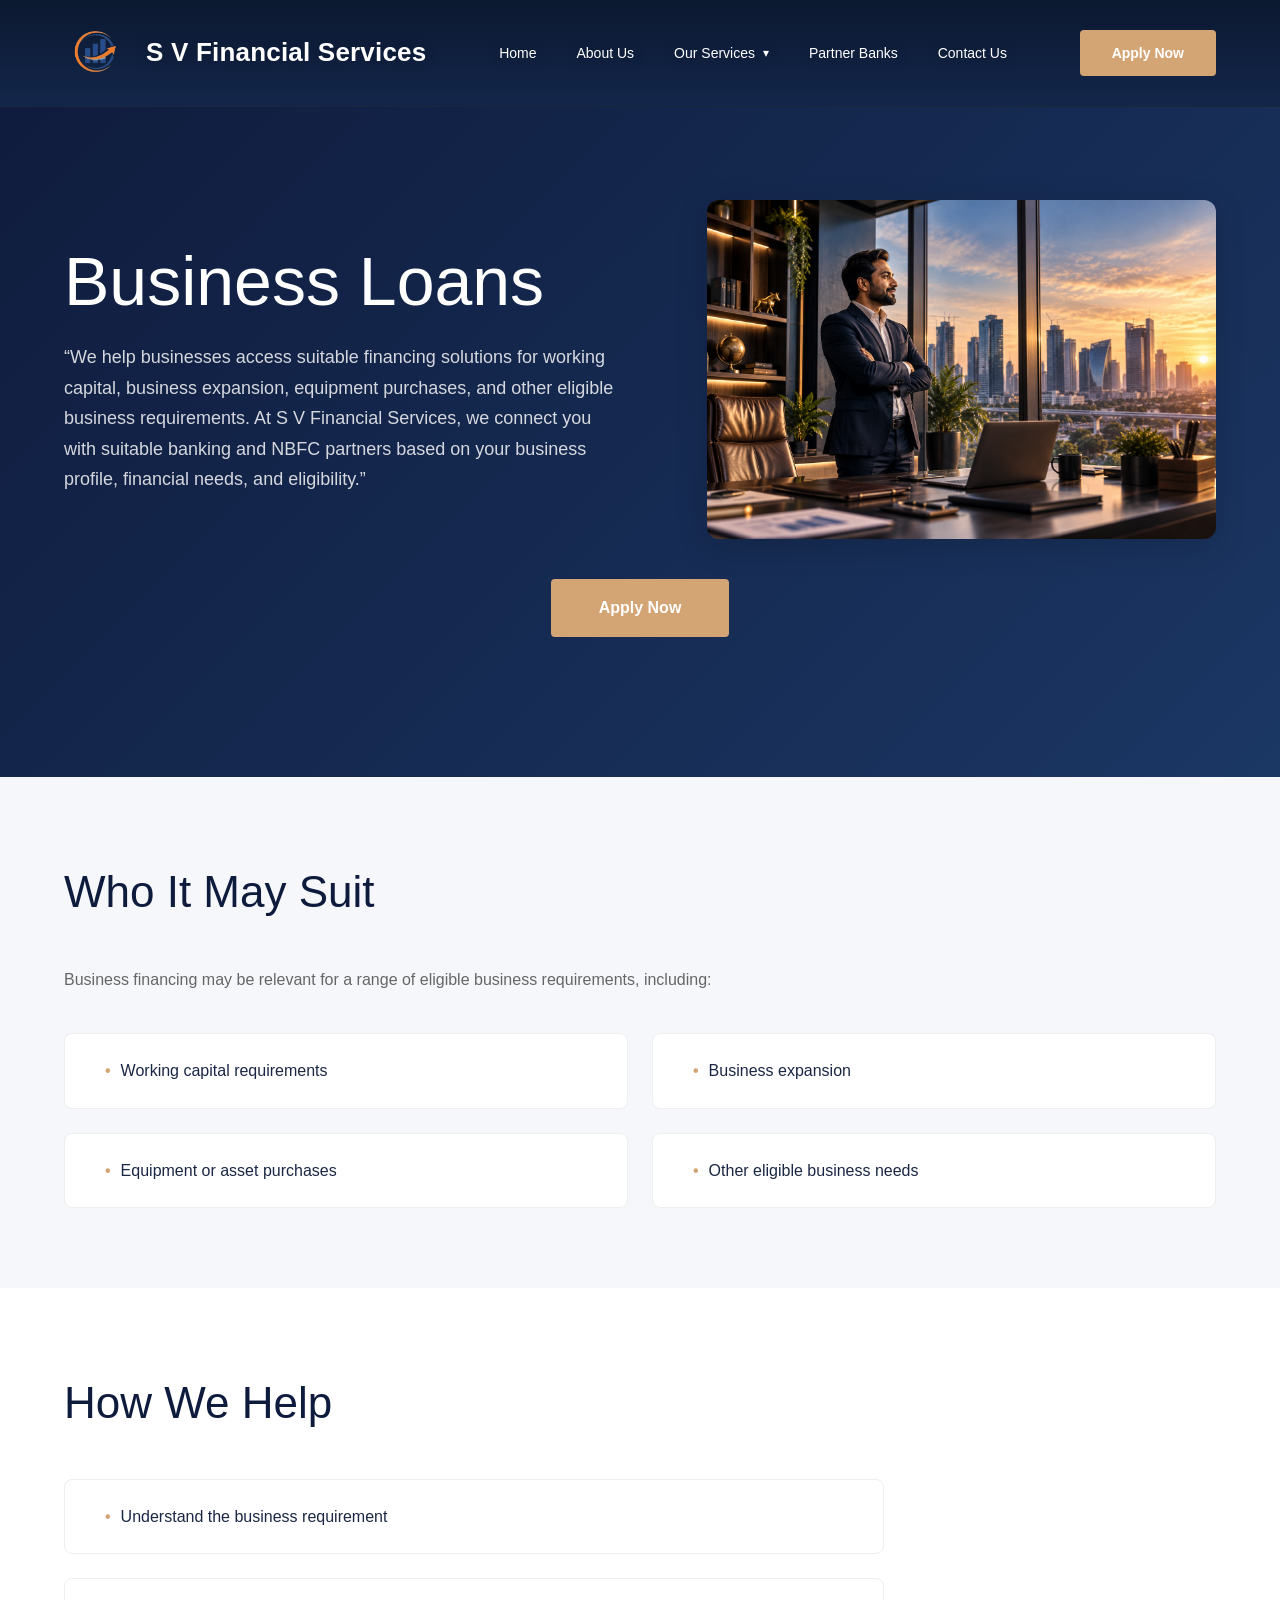
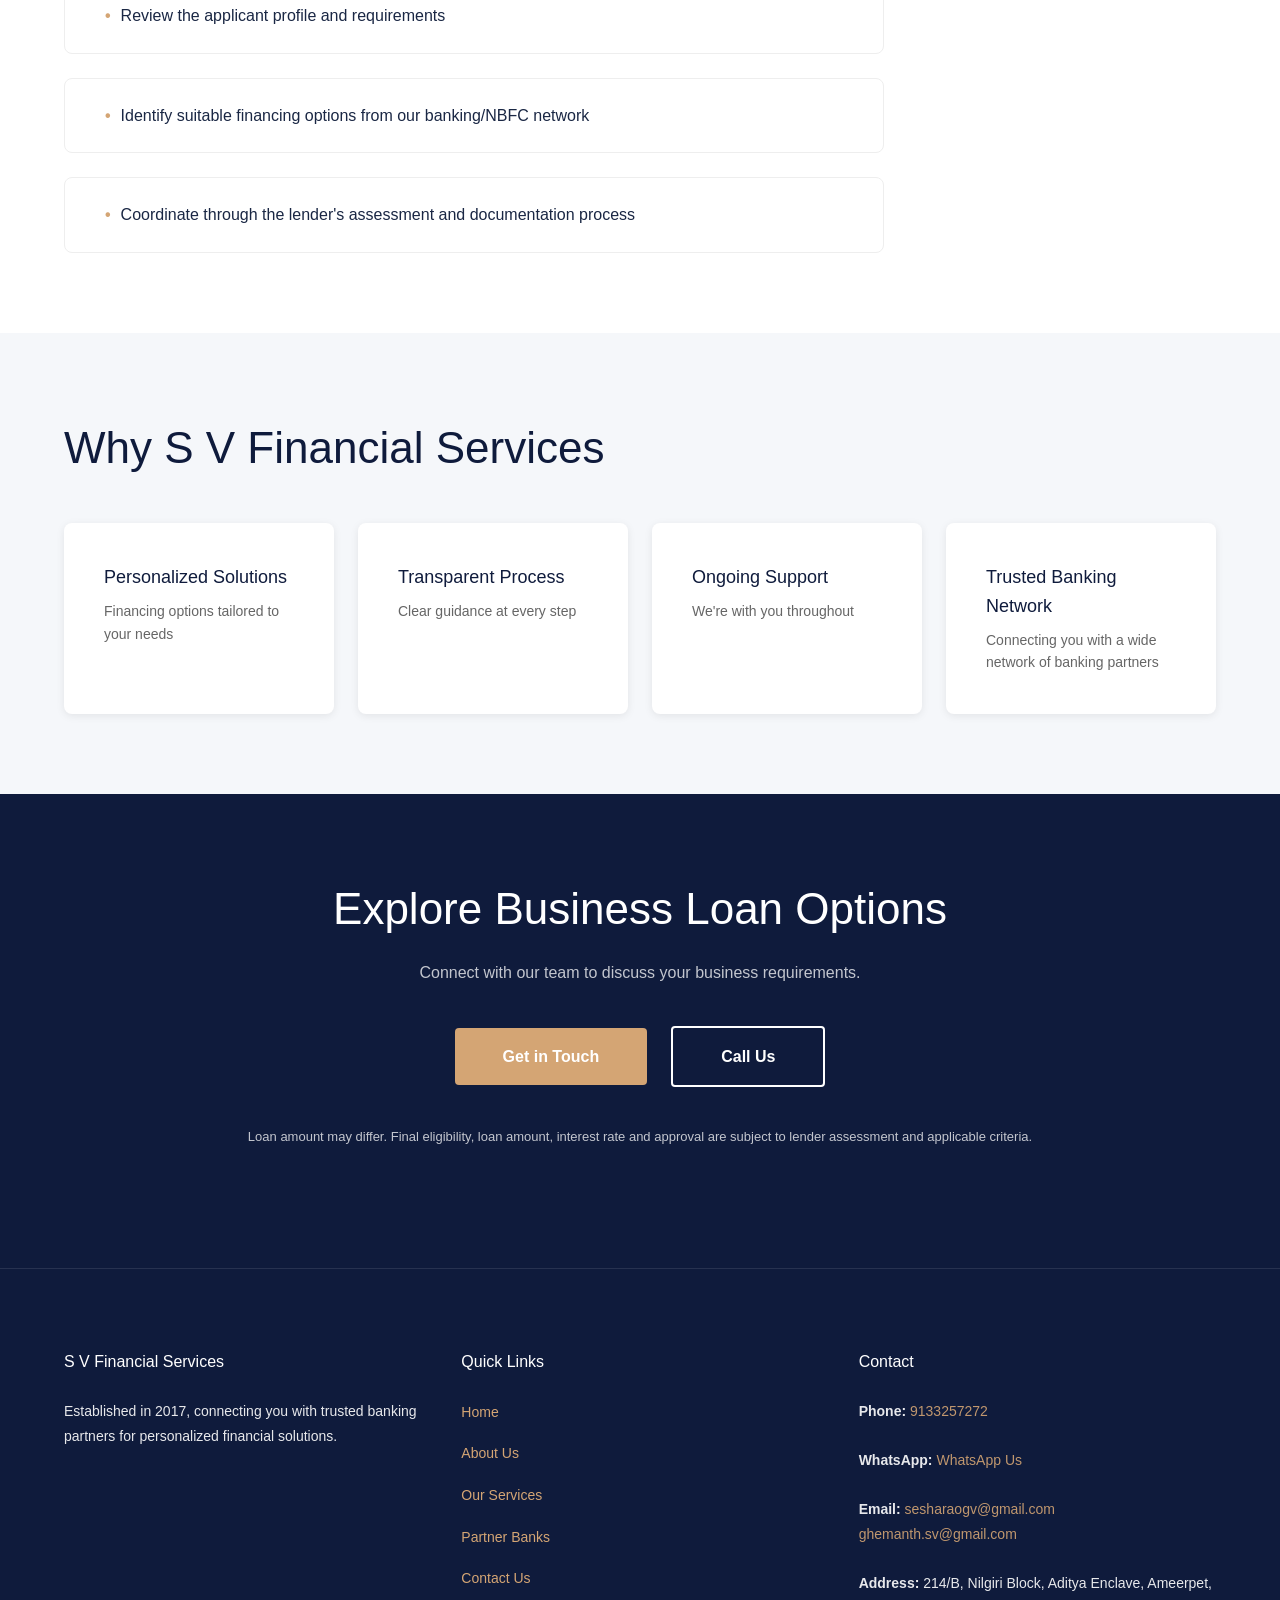
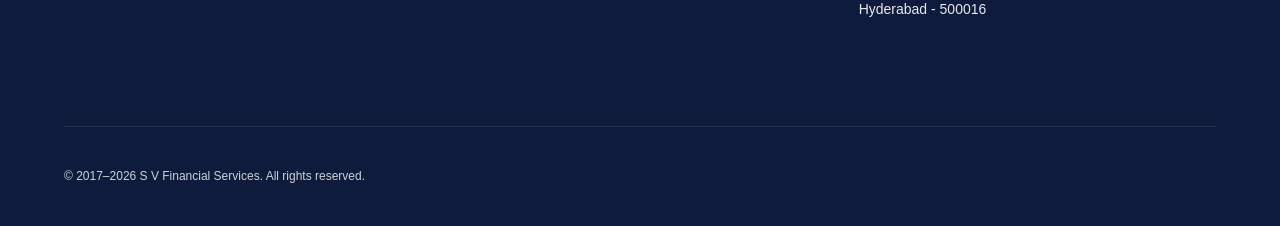
<file: business-loans.html>
<!DOCTYPE html>
<html lang="en">
<head>
    <meta charset="UTF-8">
    <meta name="viewport" content="width=device-width, initial-scale=1.0">
    <meta name="description" content="Business Loans from S V Financial Services.">
    <meta name="theme-color" content="#0F1B3C">
    <title>Business Loans | S V Financial Services</title>
    <link rel="stylesheet" href="style.css">
    <style>
        .business-page {
            padding-top: 60px;
        }

        .business-hero {
            background: linear-gradient(135deg, var(--primary-navy), #1b3764);
            color: var(--primary-white);
            padding: clamp(72px, 11vw, 140px) 0;
        }

        .business-hero-grid {
            display: grid;
            grid-template-columns: 1.05fr 0.95fr;
            gap: var(--spacing-xl);
            align-items: center;
        }

        .business-hero h1 {
            color: var(--primary-white);
            font-size: clamp(42px, 6vw, 68px);
            line-height: 1.08;
            margin-bottom: var(--spacing-md);
        }

        .business-hero p {
            max-width: 620px;
            color: rgba(255, 255, 255, 0.82);
            font-size: 18px;
            line-height: 1.7;
        }

        .business-hero-image {
            width: 100%;
            max-height: 360px;
            object-fit: cover;
            border-radius: 12px;
            box-shadow: var(--shadow-lg);
        }

        .business-hero-cta {
            margin-top: var(--spacing-lg);
            text-align: center;
        }

        .business-section {
            padding: var(--spacing-xl) 0;
        }

        .business-section--soft {
            background: var(--bg-light);
        }

        .business-section h2 {
            color: var(--primary-navy);
            font-size: clamp(30px, 4vw, 44px);
            margin-bottom: var(--spacing-lg);
        }

        .business-section-intro {
            max-width: 700px;
            color: var(--text-light);
            margin-bottom: var(--spacing-lg);
        }

        .business-list,
        .business-help-list {
            display: grid;
            gap: var(--spacing-md);
            list-style: none;
            margin: 0;
            padding: 0;
        }

        .business-list {
            grid-template-columns: repeat(2, minmax(0, 1fr));
        }

        .business-list li,
        .business-help-list li {
            background: var(--primary-white);
            border: 1px solid var(--border-light);
            border-radius: 8px;
            color: var(--text-dark);
            padding: var(--spacing-md) var(--spacing-lg);
        }

        .business-list li::before,
        .business-help-list li::before {
            content: "•";
            color: var(--accent-gold);
            font-weight: 700;
            margin-right: 10px;
        }

        .business-help-list {
            max-width: 820px;
        }

        .business-benefits {
            display: grid;
            grid-template-columns: repeat(4, minmax(0, 1fr));
            gap: var(--spacing-md);
        }

        .business-benefit {
            background: var(--primary-white);
            border-radius: 8px;
            box-shadow: var(--shadow-sm);
            padding: var(--spacing-lg);
        }

        .business-benefit h3 {
            color: var(--primary-navy);
            font-size: 18px;
            margin-bottom: 8px;
        }

        .business-benefit p {
            color: var(--text-light);
            font-size: 14px;
            line-height: 1.6;
        }

        .business-cta {
            background: var(--primary-navy);
            color: var(--primary-white);
            text-align: center;
        }

        .business-cta h2 {
            color: var(--primary-white);
            margin-bottom: var(--spacing-sm);
        }

        .business-cta p {
            color: rgba(255, 255, 255, 0.75);
            margin-bottom: var(--spacing-lg);
        }

        .business-cta-actions {
            display: flex;
            justify-content: center;
            align-items: center;
            flex-wrap: wrap;
            gap: var(--spacing-md);
        }

        .business-call {
            color: var(--primary-white);
            border: 2px solid var(--primary-white);
        }

        .business-disclaimer {
            color: var(--text-light);
            font-size: 13px;
            line-height: 1.6;
            margin-top: var(--spacing-lg);
        }

        @media (max-width: 768px) {
            .business-hero-grid,
            .business-list {
                grid-template-columns: 1fr;
            }

            .business-benefits {
                grid-template-columns: repeat(2, minmax(0, 1fr));
            }
        }

        @media (max-width: 480px) {
            .business-benefits {
                grid-template-columns: 1fr;
            }
        }
    </style>
</head>
<body>
    <header class="header" id="header">
        <div class="header-container">
            <div class="logo">
                <img src="assets/LOGO.png" alt="S V Financial Services Logo" class="logo-img">
                <span class="logo-name">S V Financial Services</span>
            </div>

            <nav class="nav-desktop" id="navDesktop">
                <a href="index.html" class="nav-link">Home</a>
                <a href="about.html" class="nav-link">About Us</a>
                <details class="nav-dropdown">
                    <summary class="nav-link nav-link--dropdown">
                        <span>Our Services</span>
                        <span class="nav-caret" aria-hidden="true">▾</span>
                    </summary>
                    <div class="nav-dropdown-menu">
                        <a href="home-loans.html" class="dropdown-link">Home Loans</a>
                        <a href="business-loans.html" class="dropdown-link">Business Loans</a>
                        <a href="personal-loans.html" class="dropdown-link">Personal Loans</a>
                        <a href="professional-loans.html" class="dropdown-link">Professional Loans</a>
                        <a href="mortgage-loans.html" class="dropdown-link">Mortgage Loans</a>
                        <a href="car-loans.html" class="dropdown-link">Car Loans</a>
                        <a href="commercial-vehicle-loans.html" class="dropdown-link">Commercial Vehicle Loans</a>
                        <a href="cc-bg-loans.html" class="dropdown-link">CC &amp; BG's</a>
                        <a href="education-loans.html" class="dropdown-link">Education Loans</a>
                        <a href="equipment-loans.html" class="dropdown-link">Equipment Loans</a>
                    </div>
                </details>
                <a href="index.html#partners" class="nav-link">Partner Banks</a>
                <a href="index.html#contact-cta" class="nav-link">Contact Us</a>
            </nav>

            <div class="header-actions">
                <a class="btn-primary" href="https://wa.me/919133257272?text=Hi%20S%20V%20Financial%20Services%2C%20I%20am%20interested%20in%20Business%20Loans.%20Please%20share%20more%20details." target="_blank" rel="noopener noreferrer">Apply Now</a>
            </div>

            <button class="mobile-menu-btn" id="mobileMenuBtn" aria-label="Open menu">
                <span></span>
                <span></span>
                <span></span>
            </button>
        </div>
    </header>

    <nav class="mobile-menu" id="mobileMenu">
        <div class="mobile-menu-content">
            <button class="close-menu-btn" id="closeMenuBtn">×</button>
            <a href="index.html" class="mobile-menu-link">Home</a>
            <a href="about.html" class="mobile-menu-link">About Us</a>
            <details class="mobile-menu-group">
                <summary class="mobile-menu-link mobile-menu-link--toggle">
                    <span>Our Services</span>
                    <span class="mobile-caret" aria-hidden="true">▾</span>
                </summary>
                <div class="mobile-submenu">
                    <a href="home-loans.html">Home Loans</a>
                    <a href="business-loans.html">Business Loans</a>
                    <a href="personal-loans.html">Personal Loans</a>
                    <a href="professional-loans.html">Professional Loans</a>
                    <a href="mortgage-loans.html">Mortgage Loans</a>
                    <a href="car-loans.html">Car Loans</a>
                    <a href="commercial-vehicle-loans.html">Commercial Vehicle Loans</a>
                    <a href="cc-bg-loans.html">CC &amp; BG's</a>
                    <a href="education-loans.html">Education Loans</a>
                    <a href="equipment-loans.html">Equipment Loans</a>
                </div>
            </details>
            <a href="index.html#partners" class="mobile-menu-link">Partner Banks</a>
            <a href="index.html#contact-cta" class="mobile-menu-link">Contact Us</a>
            <a href="tel:9133257272" class="mobile-menu-link">Call Us</a>
            <a class="btn-primary full-width" href="https://wa.me/919133257272?text=Hi%20S%20V%20Financial%20Services%2C%20I%20am%20interested%20in%20Business%20Loans.%20Please%20share%20more%20details." target="_blank" rel="noopener noreferrer">Apply Now</a>
        </div>
    </nav>

    <main class="business-page">
        <section class="business-hero">
            <div class="container business-hero-grid">
                <div>
                    <h1>Business Loans</h1>
                    <p>“We help businesses access suitable financing solutions for working capital, business expansion, equipment purchases, and other eligible business requirements. At S V Financial Services, we connect you with suitable banking and NBFC partners based on your business profile, financial needs, and eligibility.”</p>
                </div>
                <img class="business-hero-image" src="assets/loans/business loan.png" alt="Business loan">
            </div>
            <div class="container business-hero-cta">
                <a class="btn-primary btn-large" href="https://wa.me/919133257272?text=Hi%20S%20V%20Financial%20Services%2C%20I%20am%20interested%20in%20Business%20Loans.%20Please%20share%20more%20details." target="_blank" rel="noopener noreferrer">Apply Now</a>
            </div>
        </section>

        <section class="business-section business-section--soft">
            <div class="container">
                <h2>Who It May Suit</h2>
                <p class="business-section-intro">Business financing may be relevant for a range of eligible business requirements, including:</p>
                <ul class="business-list">
                    <li>Working capital requirements</li>
                    <li>Business expansion</li>
                    <li>Equipment or asset purchases</li>
                    <li>Other eligible business needs</li>
                </ul>
            </div>
        </section>

        <section class="business-section">
            <div class="container">
                <h2>How We Help</h2>
                <ul class="business-help-list">
                    <li>Understand the business requirement</li>
                    <li>Review the applicant profile and requirements</li>
                    <li>Identify suitable financing options from our banking/NBFC network</li>
                    <li>Coordinate through the lender's assessment and documentation process</li>
                </ul>
            </div>
        </section>

        <section class="business-section business-section--soft">
            <div class="container">
                <h2>Why S V Financial Services</h2>
                <div class="business-benefits">
                    <article class="business-benefit">
                        <h3>Personalized Solutions</h3>
                        <p>Financing options tailored to your needs</p>
                    </article>
                    <article class="business-benefit">
                        <h3>Transparent Process</h3>
                        <p>Clear guidance at every step</p>
                    </article>
                    <article class="business-benefit">
                        <h3>Ongoing Support</h3>
                        <p>We're with you throughout</p>
                    </article>
                    <article class="business-benefit">
                        <h3>Trusted Banking Network</h3>
                        <p>Connecting you with a wide network of banking partners</p>
                    </article>
                </div>
            </div>
        </section>

        <section class="business-section business-cta">
            <div class="container">
                <h2>Explore Business Loan Options</h2>
                <p>Connect with our team to discuss your business requirements.</p>
                <div class="business-cta-actions">
                    <a class="btn-primary btn-large" href="https://wa.me/919133257272?text=Hi%20S%20V%20Financial%20Services%2C%20I%20am%20interested%20in%20Business%20Loans.%20Please%20share%20more%20details." target="_blank" rel="noopener noreferrer">Get in Touch</a>
                    <a class="btn-secondary btn-large business-call" href="tel:9133257272">Call Us</a>
                </div>
                <p class="business-disclaimer">Loan amount may differ. Final eligibility, loan amount, interest rate and approval are subject to lender assessment and applicable criteria.</p>
            </div>
        </section>
    </main>

    <footer class="footer">
        <div class="container">
            <div class="footer-grid">
                <div class="footer-column">
                    <h3>S V Financial Services</h3>
                    <p>Established in 2017, connecting you with trusted banking partners for personalized financial solutions.</p>
                </div>
                <div class="footer-column">
                    <h4>Quick Links</h4>
                    <ul>
                        <li><a href="index.html">Home</a></li>
                        <li><a href="about.html">About Us</a></li>
                        <li><a href="index.html#services">Our Services</a></li>
                        <li><a href="index.html#partners">Partner Banks</a></li>
                        <li><a href="index.html#contact-cta">Contact Us</a></li>
                    </ul>
                </div>
                <div class="footer-column">
                    <h4>Contact</h4>
                    <p><strong>Phone:</strong> <a href="tel:9133257272">9133257272</a></p>
                    <p><strong>WhatsApp:</strong> <a href="https://wa.me/919133257272">WhatsApp Us</a></p>
                    <p><strong>Email:</strong> <a href="mailto:sesharaogv@gmail.com">sesharaogv@gmail.com</a><br><a href="mailto:ghemanth.sv@gmail.com">ghemanth.sv@gmail.com</a></p>
                    <p><strong>Address:</strong> 214/B, Nilgiri Block, Aditya Enclave, Ameerpet, Hyderabad - 500016</p>
                </div>
            </div>
            <div class="footer-bottom">
                <p>&copy; 2017–<span id="year"></span> S V Financial Services. All rights reserved.</p>
            </div>
        </div>
    </footer>

    <script src="script.js"></script>
</body>
</html>
</file>
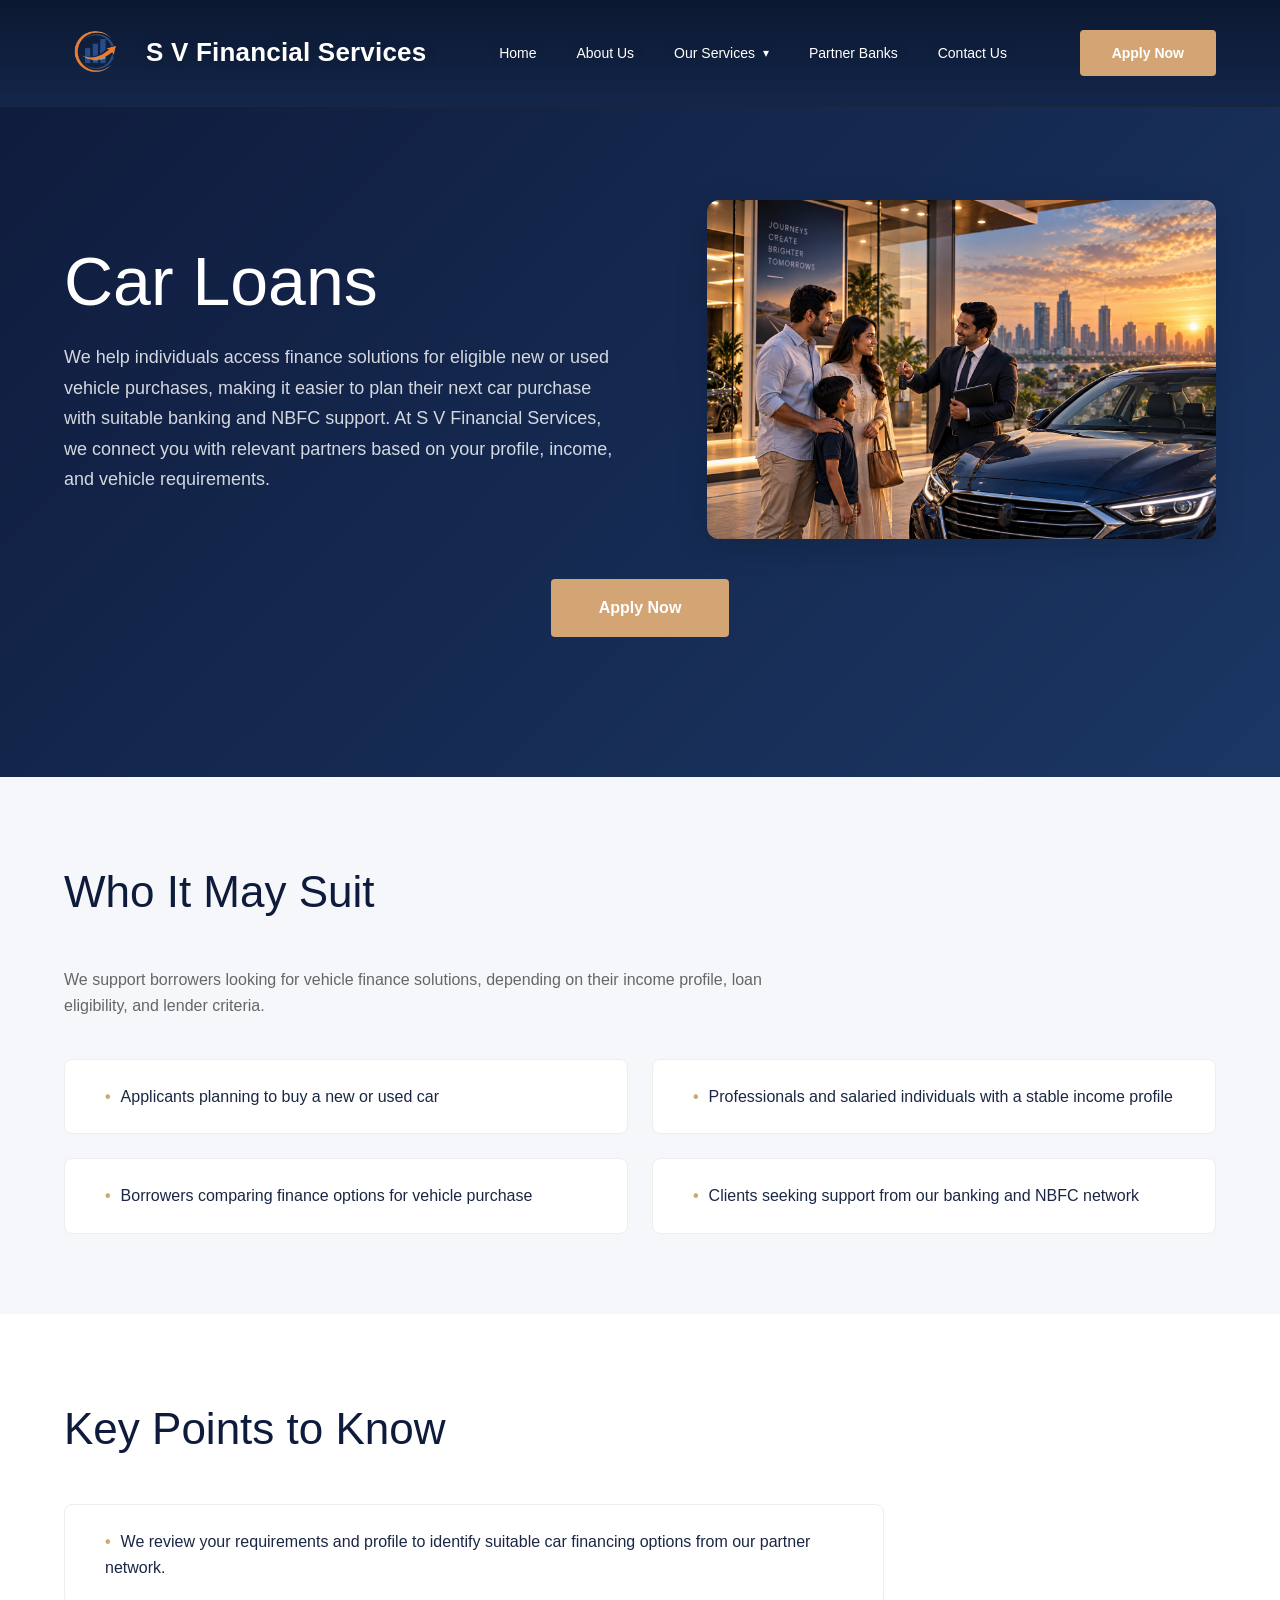
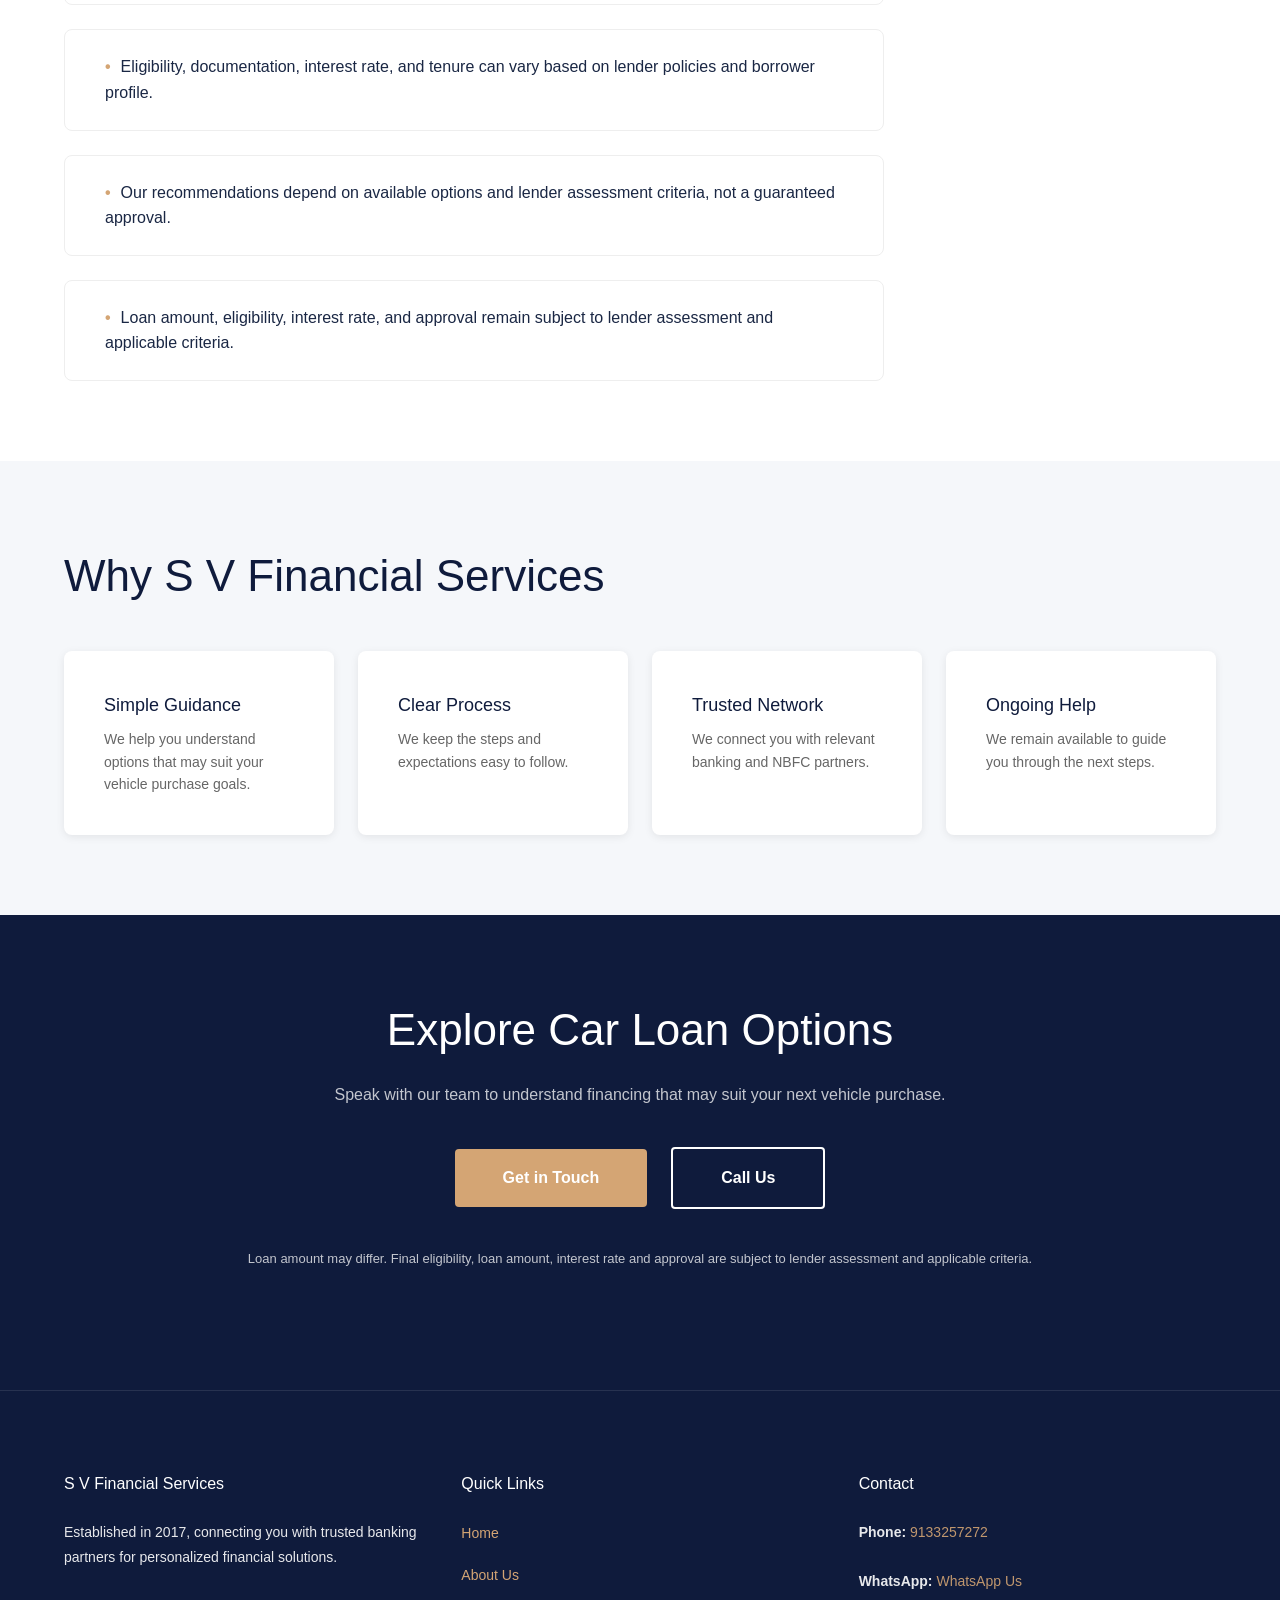
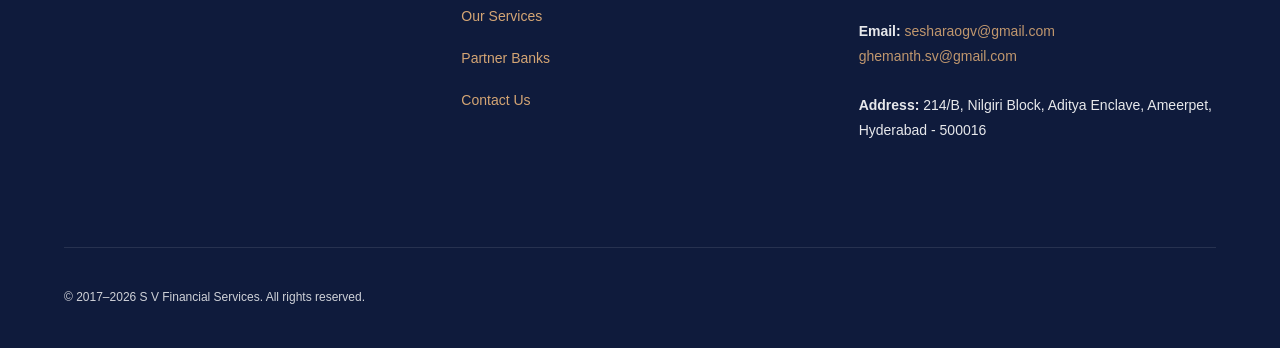
<file: car-loans.html>
<!DOCTYPE html>
<html lang="en">
<head>
    <meta charset="UTF-8">
    <meta name="viewport" content="width=device-width, initial-scale=1.0">
    <meta name="description" content="Car Loans from S V Financial Services.">
    <meta name="theme-color" content="#0F1B3C">
    <title>Car Loans | S V Financial Services</title>
    <link rel="stylesheet" href="style.css">
    <style>
        .business-page {
            padding-top: 60px;
        }

        .business-hero {
            background: linear-gradient(135deg, var(--primary-navy), #1b3764);
            color: var(--primary-white);
            padding: clamp(72px, 11vw, 140px) 0;
        }

        .business-hero-grid {
            display: grid;
            grid-template-columns: 1.05fr 0.95fr;
            gap: var(--spacing-xl);
            align-items: center;
        }

        .business-hero h1 {
            color: var(--primary-white);
            font-size: clamp(42px, 6vw, 68px);
            line-height: 1.08;
            margin-bottom: var(--spacing-md);
        }

        .business-hero p {
            max-width: 620px;
            color: rgba(255, 255, 255, 0.82);
            font-size: 18px;
            line-height: 1.7;
        }

        .business-hero-image {
            width: 100%;
            max-height: 360px;
            object-fit: cover;
            border-radius: 12px;
            box-shadow: var(--shadow-lg);
        }

        .business-hero-cta {
            margin-top: var(--spacing-lg);
            text-align: center;
        }

        .business-section {
            padding: var(--spacing-xl) 0;
        }

        .business-section--soft {
            background: var(--bg-light);
        }

        .business-section h2 {
            color: var(--primary-navy);
            font-size: clamp(30px, 4vw, 44px);
            margin-bottom: var(--spacing-lg);
        }

        .business-section-intro {
            max-width: 700px;
            color: var(--text-light);
            margin-bottom: var(--spacing-lg);
        }

        .business-list,
        .business-help-list {
            display: grid;
            gap: var(--spacing-md);
            list-style: none;
            margin: 0;
            padding: 0;
        }

        .business-list {
            grid-template-columns: repeat(2, minmax(0, 1fr));
        }

        .business-list li,
        .business-help-list li {
            background: var(--primary-white);
            border: 1px solid var(--border-light);
            border-radius: 8px;
            color: var(--text-dark);
            padding: var(--spacing-md) var(--spacing-lg);
        }

        .business-list li::before,
        .business-help-list li::before {
            content: "•";
            color: var(--accent-gold);
            font-weight: 700;
            margin-right: 10px;
        }

        .business-help-list {
            max-width: 820px;
        }

        .business-benefits {
            display: grid;
            grid-template-columns: repeat(4, minmax(0, 1fr));
            gap: var(--spacing-md);
        }

        .business-benefit {
            background: var(--primary-white);
            border-radius: 8px;
            box-shadow: var(--shadow-sm);
            padding: var(--spacing-lg);
        }

        .business-benefit h3 {
            color: var(--primary-navy);
            font-size: 18px;
            margin-bottom: 8px;
        }

        .business-benefit p {
            color: var(--text-light);
            font-size: 14px;
            line-height: 1.6;
        }

        .business-cta {
            background: var(--primary-navy);
            color: var(--primary-white);
            text-align: center;
        }

        .business-cta h2 {
            color: var(--primary-white);
            margin-bottom: var(--spacing-sm);
        }

        .business-cta p {
            color: rgba(255, 255, 255, 0.75);
            margin-bottom: var(--spacing-lg);
        }

        .business-cta-actions {
            display: flex;
            justify-content: center;
            align-items: center;
            flex-wrap: wrap;
            gap: var(--spacing-md);
        }

        .business-call {
            color: var(--primary-white);
            border: 2px solid var(--primary-white);
        }

        .business-disclaimer {
            color: var(--text-light);
            font-size: 13px;
            line-height: 1.6;
            margin-top: var(--spacing-lg);
        }

        @media (max-width: 768px) {
            .business-hero-grid,
            .business-list {
                grid-template-columns: 1fr;
            }

            .business-benefits {
                grid-template-columns: repeat(2, minmax(0, 1fr));
            }
        }

        @media (max-width: 480px) {
            .business-benefits {
                grid-template-columns: 1fr;
            }
        }
    </style>
</head>
<body>
    <header class="header" id="header">
        <div class="header-container">
            <div class="logo">
                <img src="assets/LOGO.png" alt="S V Financial Services Logo" class="logo-img">
                <span class="logo-name">S V Financial Services</span>
            </div>

            <nav class="nav-desktop" id="navDesktop">
                <a href="index.html" class="nav-link">Home</a>
                <a href="about.html" class="nav-link">About Us</a>
                <details class="nav-dropdown">
                    <summary class="nav-link nav-link--dropdown">
                        <span>Our Services</span>
                        <span class="nav-caret" aria-hidden="true">▾</span>
                    </summary>
                    <div class="nav-dropdown-menu">
                        <a href="home-loans.html" class="dropdown-link">Home Loans</a>
                        <a href="business-loans.html" class="dropdown-link">Business Loans</a>
                        <a href="personal-loans.html" class="dropdown-link">Personal Loans</a>
                        <a href="professional-loans.html" class="dropdown-link">Professional Loans</a>
                        <a href="mortgage-loans.html" class="dropdown-link">Mortgage Loans</a>
                        <a href="car-loans.html" class="dropdown-link">Car Loans</a>
                        <a href="commercial-vehicle-loans.html" class="dropdown-link">Commercial Vehicle Loans</a>
                        <a href="cc-bg-loans.html" class="dropdown-link">CC &amp; BG's</a>
                        <a href="education-loans.html" class="dropdown-link">Education Loans</a>
                        <a href="equipment-loans.html" class="dropdown-link">Equipment Loans</a>
                    </div>
                </details>
                <a href="index.html#partners" class="nav-link">Partner Banks</a>
                <a href="index.html#contact-cta" class="nav-link">Contact Us</a>
            </nav>

            <div class="header-actions">
                <a class="btn-primary" href="https://wa.me/919133257272?text=Hi%20S%20V%20Financial%20Services%2C%20I%20am%20interested%20in%20Car%20Loans.%20Please%20share%20more%20details." target="_blank" rel="noopener noreferrer">Apply Now</a>
            </div>

            <button class="mobile-menu-btn" id="mobileMenuBtn" aria-label="Open menu">
                <span></span>
                <span></span>
                <span></span>
            </button>
        </div>
    </header>

    <nav class="mobile-menu" id="mobileMenu">
        <div class="mobile-menu-content">
            <button class="close-menu-btn" id="closeMenuBtn">×</button>
            <a href="index.html" class="mobile-menu-link">Home</a>
            <a href="about.html" class="mobile-menu-link">About Us</a>
            <details class="mobile-menu-group">
                <summary class="mobile-menu-link mobile-menu-link--toggle">
                    <span>Our Services</span>
                    <span class="mobile-caret" aria-hidden="true">▾</span>
                </summary>
                <div class="mobile-submenu">
                    <a href="home-loans.html">Home Loans</a>
                    <a href="business-loans.html">Business Loans</a>
                    <a href="personal-loans.html">Personal Loans</a>
                    <a href="professional-loans.html">Professional Loans</a>
                    <a href="mortgage-loans.html">Mortgage Loans</a>
                    <a href="car-loans.html">Car Loans</a>
                    <a href="commercial-vehicle-loans.html">Commercial Vehicle Loans</a>
                    <a href="cc-bg-loans.html">CC &amp; BG's</a>
                    <a href="education-loans.html">Education Loans</a>
                    <a href="equipment-loans.html">Equipment Loans</a>
                </div>
            </details>
            <a href="index.html#partners" class="mobile-menu-link">Partner Banks</a>
            <a href="index.html#contact-cta" class="mobile-menu-link">Contact Us</a>
            <a href="tel:9133257272" class="mobile-menu-link">Call Us</a>
            <a class="btn-primary full-width" href="https://wa.me/919133257272?text=Hi%20S%20V%20Financial%20Services%2C%20I%20am%20interested%20in%20Car%20Loans.%20Please%20share%20more%20details." target="_blank" rel="noopener noreferrer">Apply Now</a>
        </div>
    </nav>

    <main class="business-page">
        <section class="business-hero">
            <div class="container business-hero-grid">
                <div>
                    <h1>Car Loans</h1>
                    <p>We help individuals access finance solutions for eligible new or used vehicle purchases, making it easier to plan their next car purchase with suitable banking and NBFC support. At S V Financial Services, we connect you with relevant partners based on your profile, income, and vehicle requirements.</p>
                </div>
                <img class="business-hero-image" src="assets/loans/car loan.png" alt="Car loan">
            </div>
            <div class="container business-hero-cta">
                <a class="btn-primary btn-large" href="https://wa.me/919133257272?text=Hi%20S%20V%20Financial%20Services%2C%20I%20am%20interested%20in%20Car%20Loans.%20Please%20share%20more%20details." target="_blank" rel="noopener noreferrer">Apply Now</a>
            </div>
        </section>

        <section class="business-section business-section--soft">
            <div class="container">
                <h2>Who It May Suit</h2>
                <p class="business-section-intro">We support borrowers looking for vehicle finance solutions, depending on their income profile, loan eligibility, and lender criteria.</p>
                <ul class="business-list">
                    <li>Applicants planning to buy a new or used car</li>
                    <li>Professionals and salaried individuals with a stable income profile</li>
                    <li>Borrowers comparing finance options for vehicle purchase</li>
                    <li>Clients seeking support from our banking and NBFC network</li>
                </ul>
            </div>
        </section>

        <section class="business-section">
            <div class="container">
                <h2>Key Points to Know</h2>
                <ul class="business-help-list">
                    <li>We review your requirements and profile to identify suitable car financing options from our partner network.</li>
                    <li>Eligibility, documentation, interest rate, and tenure can vary based on lender policies and borrower profile.</li>
                    <li>Our recommendations depend on available options and lender assessment criteria, not a guaranteed approval.</li>
                    <li>Loan amount, eligibility, interest rate, and approval remain subject to lender assessment and applicable criteria.</li>
                </ul>
            </div>
        </section>

        <section class="business-section business-section--soft">
            <div class="container">
                <h2>Why S V Financial Services</h2>
                <div class="business-benefits">
                    <article class="business-benefit">
                        <h3>Simple Guidance</h3>
                        <p>We help you understand options that may suit your vehicle purchase goals.</p>
                    </article>
                    <article class="business-benefit">
                        <h3>Clear Process</h3>
                        <p>We keep the steps and expectations easy to follow.</p>
                    </article>
                    <article class="business-benefit">
                        <h3>Trusted Network</h3>
                        <p>We connect you with relevant banking and NBFC partners.</p>
                    </article>
                    <article class="business-benefit">
                        <h3>Ongoing Help</h3>
                        <p>We remain available to guide you through the next steps.</p>
                    </article>
                </div>
            </div>
        </section>

        <section class="business-section business-cta">
            <div class="container">
                <h2>Explore Car Loan Options</h2>
                <p>Speak with our team to understand financing that may suit your next vehicle purchase.</p>
                <div class="business-cta-actions">
                    <a class="btn-primary btn-large" href="https://wa.me/919133257272?text=Hi%20S%20V%20Financial%20Services%2C%20I%20am%20interested%20in%20Car%20Loans.%20Please%20share%20more%20details." target="_blank" rel="noopener noreferrer">Get in Touch</a>
                    <a class="btn-secondary btn-large business-call" href="tel:9133257272">Call Us</a>
                </div>
                <p class="business-disclaimer">Loan amount may differ. Final eligibility, loan amount, interest rate and approval are subject to lender assessment and applicable criteria.</p>
            </div>
        </section>
    </main>

    <footer class="footer">
        <div class="container">
            <div class="footer-grid">
                <div class="footer-column">
                    <h3>S V Financial Services</h3>
                    <p>Established in 2017, connecting you with trusted banking partners for personalized financial solutions.</p>
                </div>
                <div class="footer-column">
                    <h4>Quick Links</h4>
                    <ul>
                        <li><a href="index.html">Home</a></li>
                        <li><a href="about.html">About Us</a></li>
                        <li><a href="index.html#services">Our Services</a></li>
                        <li><a href="index.html#partners">Partner Banks</a></li>
                        <li><a href="index.html#contact-cta">Contact Us</a></li>
                    </ul>
                </div>
                <div class="footer-column">
                    <h4>Contact</h4>
                    <p><strong>Phone:</strong> <a href="tel:9133257272">9133257272</a></p>
                    <p><strong>WhatsApp:</strong> <a href="https://wa.me/919133257272">WhatsApp Us</a></p>
                    <p><strong>Email:</strong> <a href="mailto:sesharaogv@gmail.com">sesharaogv@gmail.com</a><br><a href="mailto:ghemanth.sv@gmail.com">ghemanth.sv@gmail.com</a></p>
                    <p><strong>Address:</strong> 214/B, Nilgiri Block, Aditya Enclave, Ameerpet, Hyderabad - 500016</p>
                </div>
            </div>
            <div class="footer-bottom">
                <p>&copy; 2017–<span id="year"></span> S V Financial Services. All rights reserved.</p>
            </div>
        </div>
    </footer>

    <script src="script.js"></script>
</body>
</html>
</file>
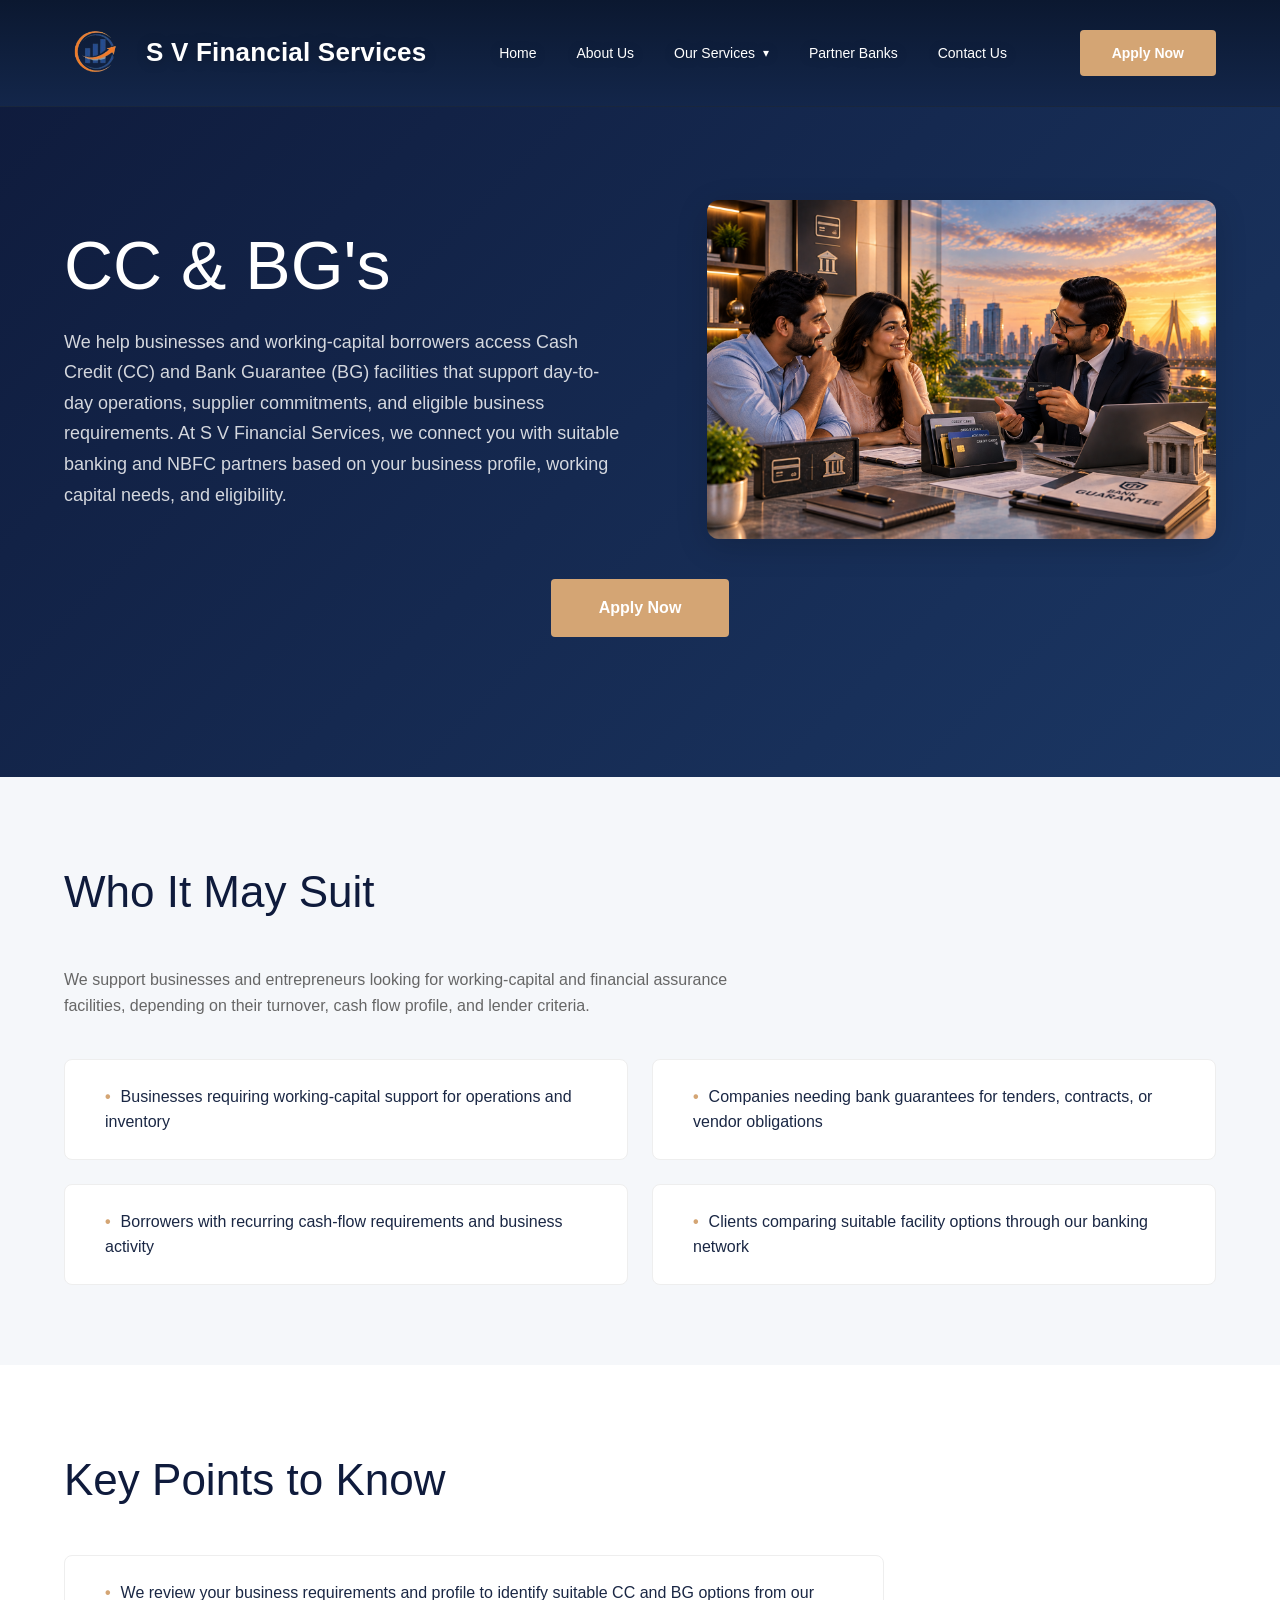
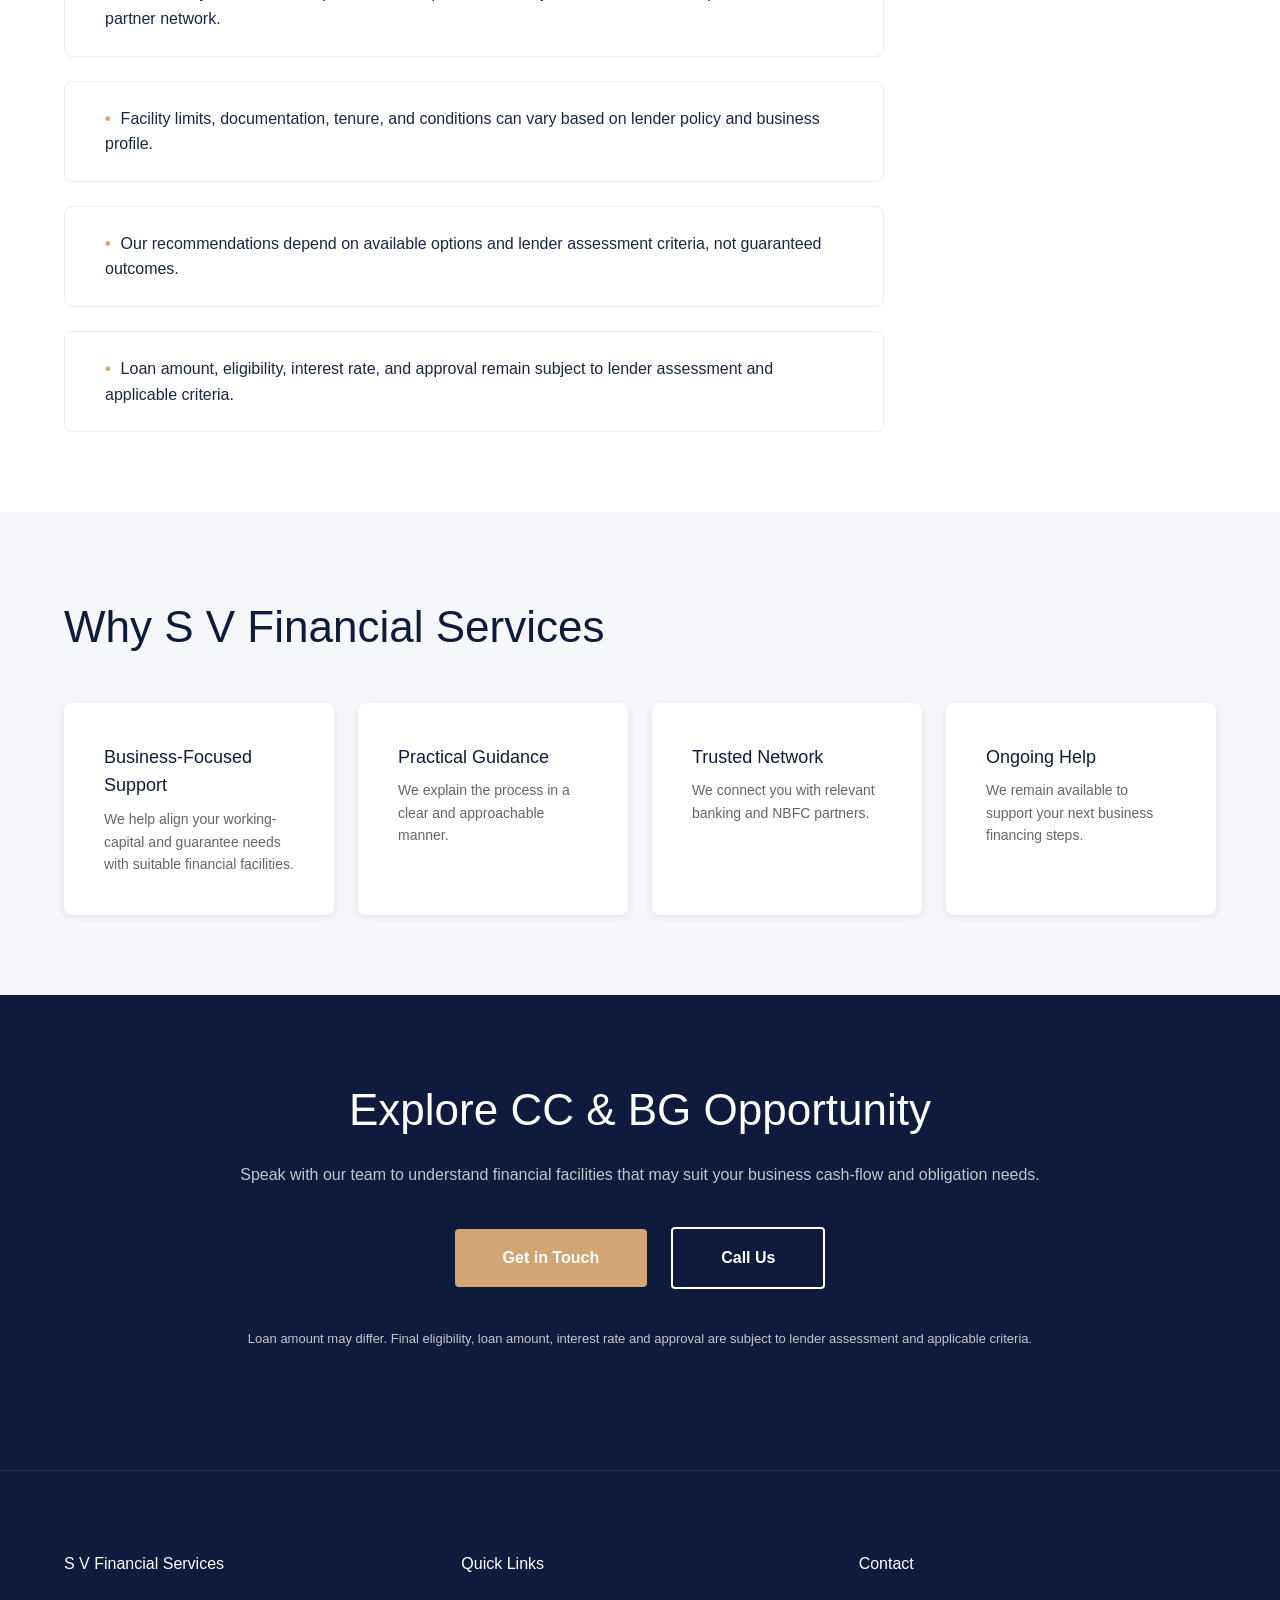
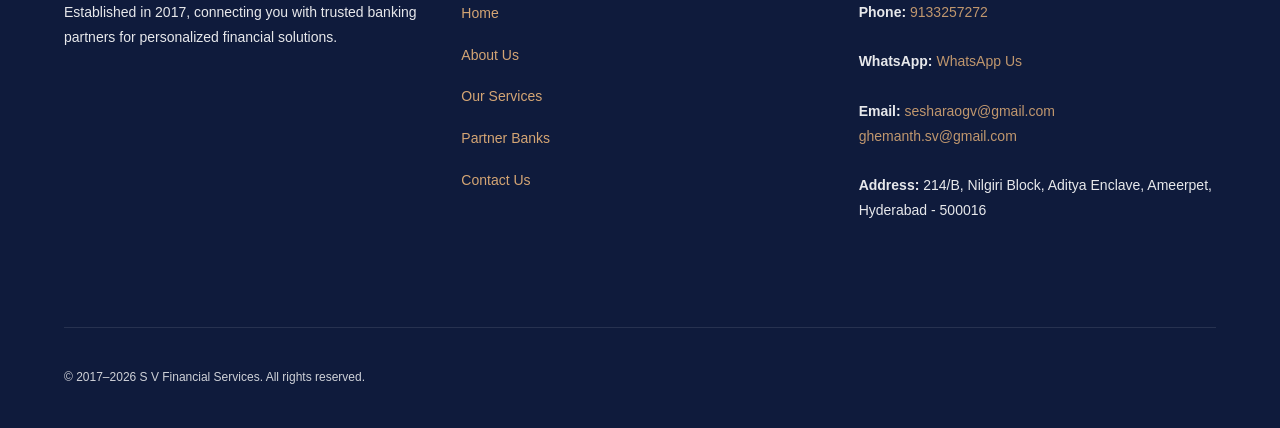
<file: cc-bg-loans.html>
<!DOCTYPE html>
<html lang="en">
<head>
    <meta charset="UTF-8">
    <meta name="viewport" content="width=device-width, initial-scale=1.0">
    <meta name="description" content="CC & BG's from S V Financial Services.">
    <meta name="theme-color" content="#0F1B3C">
    <title>CC & BG's | S V Financial Services</title>
    <link rel="stylesheet" href="style.css">
    <style>
        .business-page {
            padding-top: 60px;
        }

        .business-hero {
            background: linear-gradient(135deg, var(--primary-navy), #1b3764);
            color: var(--primary-white);
            padding: clamp(72px, 11vw, 140px) 0;
        }

        .business-hero-grid {
            display: grid;
            grid-template-columns: 1.05fr 0.95fr;
            gap: var(--spacing-xl);
            align-items: center;
        }

        .business-hero h1 {
            color: var(--primary-white);
            font-size: clamp(42px, 6vw, 68px);
            line-height: 1.08;
            margin-bottom: var(--spacing-md);
        }

        .business-hero p {
            max-width: 620px;
            color: rgba(255, 255, 255, 0.82);
            font-size: 18px;
            line-height: 1.7;
        }

        .business-hero-image {
            width: 100%;
            max-height: 360px;
            object-fit: cover;
            border-radius: 12px;
            box-shadow: var(--shadow-lg);
        }

        .business-hero-cta {
            margin-top: var(--spacing-lg);
            text-align: center;
        }

        .business-section {
            padding: var(--spacing-xl) 0;
        }

        .business-section--soft {
            background: var(--bg-light);
        }

        .business-section h2 {
            color: var(--primary-navy);
            font-size: clamp(30px, 4vw, 44px);
            margin-bottom: var(--spacing-lg);
        }

        .business-section-intro {
            max-width: 700px;
            color: var(--text-light);
            margin-bottom: var(--spacing-lg);
        }

        .business-list,
        .business-help-list {
            display: grid;
            gap: var(--spacing-md);
            list-style: none;
            margin: 0;
            padding: 0;
        }

        .business-list {
            grid-template-columns: repeat(2, minmax(0, 1fr));
        }

        .business-list li,
        .business-help-list li {
            background: var(--primary-white);
            border: 1px solid var(--border-light);
            border-radius: 8px;
            color: var(--text-dark);
            padding: var(--spacing-md) var(--spacing-lg);
        }

        .business-list li::before,
        .business-help-list li::before {
            content: "•";
            color: var(--accent-gold);
            font-weight: 700;
            margin-right: 10px;
        }

        .business-help-list {
            max-width: 820px;
        }

        .business-benefits {
            display: grid;
            grid-template-columns: repeat(4, minmax(0, 1fr));
            gap: var(--spacing-md);
        }

        .business-benefit {
            background: var(--primary-white);
            border-radius: 8px;
            box-shadow: var(--shadow-sm);
            padding: var(--spacing-lg);
        }

        .business-benefit h3 {
            color: var(--primary-navy);
            font-size: 18px;
            margin-bottom: 8px;
        }

        .business-benefit p {
            color: var(--text-light);
            font-size: 14px;
            line-height: 1.6;
        }

        .business-cta {
            background: var(--primary-navy);
            color: var(--primary-white);
            text-align: center;
        }

        .business-cta h2 {
            color: var(--primary-white);
            margin-bottom: var(--spacing-sm);
        }

        .business-cta p {
            color: rgba(255, 255, 255, 0.75);
            margin-bottom: var(--spacing-lg);
        }

        .business-cta-actions {
            display: flex;
            justify-content: center;
            align-items: center;
            flex-wrap: wrap;
            gap: var(--spacing-md);
        }

        .business-call {
            color: var(--primary-white);
            border: 2px solid var(--primary-white);
        }

        .business-disclaimer {
            color: var(--text-light);
            font-size: 13px;
            line-height: 1.6;
            margin-top: var(--spacing-lg);
        }

        @media (max-width: 768px) {
            .business-hero-grid,
            .business-list {
                grid-template-columns: 1fr;
            }

            .business-benefits {
                grid-template-columns: repeat(2, minmax(0, 1fr));
            }
        }

        @media (max-width: 480px) {
            .business-benefits {
                grid-template-columns: 1fr;
            }
        }
    </style>
</head>
<body>
    <header class="header" id="header">
        <div class="header-container">
            <div class="logo">
                <img src="assets/LOGO.png" alt="S V Financial Services Logo" class="logo-img">
                <span class="logo-name">S V Financial Services</span>
            </div>

            <nav class="nav-desktop" id="navDesktop">
                <a href="index.html" class="nav-link">Home</a>
                <a href="about.html" class="nav-link">About Us</a>
                <details class="nav-dropdown">
                    <summary class="nav-link nav-link--dropdown">
                        <span>Our Services</span>
                        <span class="nav-caret" aria-hidden="true">▾</span>
                    </summary>
                    <div class="nav-dropdown-menu">
                        <a href="home-loans.html" class="dropdown-link">Home Loans</a>
                        <a href="business-loans.html" class="dropdown-link">Business Loans</a>
                        <a href="personal-loans.html" class="dropdown-link">Personal Loans</a>
                        <a href="professional-loans.html" class="dropdown-link">Professional Loans</a>
                        <a href="mortgage-loans.html" class="dropdown-link">Mortgage Loans</a>
                        <a href="car-loans.html" class="dropdown-link">Car Loans</a>
                        <a href="commercial-vehicle-loans.html" class="dropdown-link">Commercial Vehicle Loans</a>
                        <a href="cc-bg-loans.html" class="dropdown-link">CC &amp; BG's</a>
                        <a href="education-loans.html" class="dropdown-link">Education Loans</a>
                        <a href="equipment-loans.html" class="dropdown-link">Equipment Loans</a>
                    </div>
                </details>
                <a href="index.html#partners" class="nav-link">Partner Banks</a>
                <a href="index.html#contact-cta" class="nav-link">Contact Us</a>
            </nav>

            <div class="header-actions">
                <a class="btn-primary" href="https://wa.me/919133257272?text=Hi%20S%20V%20Financial%20Services%2C%20I%20am%20interested%20in%20CC%20%26%20BG's.%20Please%20share%20more%20details." target="_blank" rel="noopener noreferrer">Apply Now</a>
            </div>

            <button class="mobile-menu-btn" id="mobileMenuBtn" aria-label="Open menu">
                <span></span>
                <span></span>
                <span></span>
            </button>
        </div>
    </header>

    <nav class="mobile-menu" id="mobileMenu">
        <div class="mobile-menu-content">
            <button class="close-menu-btn" id="closeMenuBtn">×</button>
            <a href="index.html" class="mobile-menu-link">Home</a>
            <a href="about.html" class="mobile-menu-link">About Us</a>
            <details class="mobile-menu-group">
                <summary class="mobile-menu-link mobile-menu-link--toggle">
                    <span>Our Services</span>
                    <span class="mobile-caret" aria-hidden="true">▾</span>
                </summary>
                <div class="mobile-submenu">
                    <a href="home-loans.html">Home Loans</a>
                    <a href="business-loans.html">Business Loans</a>
                    <a href="personal-loans.html">Personal Loans</a>
                    <a href="professional-loans.html">Professional Loans</a>
                    <a href="mortgage-loans.html">Mortgage Loans</a>
                    <a href="car-loans.html">Car Loans</a>
                    <a href="commercial-vehicle-loans.html">Commercial Vehicle Loans</a>
                    <a href="cc-bg-loans.html">CC &amp; BG's</a>
                    <a href="education-loans.html">Education Loans</a>
                    <a href="equipment-loans.html">Equipment Loans</a>
                </div>
            </details>
            <a href="index.html#partners" class="mobile-menu-link">Partner Banks</a>
            <a href="index.html#contact-cta" class="mobile-menu-link">Contact Us</a>
            <a href="tel:9133257272" class="mobile-menu-link">Call Us</a>
            <a class="btn-primary full-width" href="https://wa.me/919133257272?text=Hi%20S%20V%20Financial%20Services%2C%20I%20am%20interested%20in%20CC%20%26%20BG's.%20Please%20share%20more%20details." target="_blank" rel="noopener noreferrer">Apply Now</a>
        </div>
    </nav>

    <main class="business-page">
        <section class="business-hero">
            <div class="container business-hero-grid">
                <div>
                    <h1>CC &amp; BG's</h1>
                    <p>We help businesses and working-capital borrowers access Cash Credit (CC) and Bank Guarantee (BG) facilities that support day-to-day operations, supplier commitments, and eligible business requirements. At S V Financial Services, we connect you with suitable banking and NBFC partners based on your business profile, working capital needs, and eligibility.</p>
                </div>
                <img class="business-hero-image" src="assets/loans/CC & BG's.png" alt="CC and BG facilities">
            </div>
            <div class="container business-hero-cta">
                <a class="btn-primary btn-large" href="https://wa.me/919133257272?text=Hi%20S%20V%20Financial%20Services%2C%20I%20am%20interested%20in%20CC%20%26%20BG's.%20Please%20share%20more%20details." target="_blank" rel="noopener noreferrer">Apply Now</a>
            </div>
        </section>

        <section class="business-section business-section--soft">
            <div class="container">
                <h2>Who It May Suit</h2>
                <p class="business-section-intro">We support businesses and entrepreneurs looking for working-capital and financial assurance facilities, depending on their turnover, cash flow profile, and lender criteria.</p>
                <ul class="business-list">
                    <li>Businesses requiring working-capital support for operations and inventory</li>
                    <li>Companies needing bank guarantees for tenders, contracts, or vendor obligations</li>
                    <li>Borrowers with recurring cash-flow requirements and business activity</li>
                    <li>Clients comparing suitable facility options through our banking network</li>
                </ul>
            </div>
        </section>

        <section class="business-section">
            <div class="container">
                <h2>Key Points to Know</h2>
                <ul class="business-help-list">
                    <li>We review your business requirements and profile to identify suitable CC and BG options from our partner network.</li>
                    <li>Facility limits, documentation, tenure, and conditions can vary based on lender policy and business profile.</li>
                    <li>Our recommendations depend on available options and lender assessment criteria, not guaranteed outcomes.</li>
                    <li>Loan amount, eligibility, interest rate, and approval remain subject to lender assessment and applicable criteria.</li>
                </ul>
            </div>
        </section>

        <section class="business-section business-section--soft">
            <div class="container">
                <h2>Why S V Financial Services</h2>
                <div class="business-benefits">
                    <article class="business-benefit">
                        <h3>Business-Focused Support</h3>
                        <p>We help align your working-capital and guarantee needs with suitable financial facilities.</p>
                    </article>
                    <article class="business-benefit">
                        <h3>Practical Guidance</h3>
                        <p>We explain the process in a clear and approachable manner.</p>
                    </article>
                    <article class="business-benefit">
                        <h3>Trusted Network</h3>
                        <p>We connect you with relevant banking and NBFC partners.</p>
                    </article>
                    <article class="business-benefit">
                        <h3>Ongoing Help</h3>
                        <p>We remain available to support your next business financing steps.</p>
                    </article>
                </div>
            </div>
        </section>

        <section class="business-section business-cta">
            <div class="container">
                <h2>Explore CC &amp; BG Opportunity</h2>
                <p>Speak with our team to understand financial facilities that may suit your business cash-flow and obligation needs.</p>
                <div class="business-cta-actions">
                    <a class="btn-primary btn-large" href="https://wa.me/919133257272?text=Hi%20S%20V%20Financial%20Services%2C%20I%20am%20interested%20in%20CC%20%26%20BG's.%20Please%20share%20more%20details." target="_blank" rel="noopener noreferrer">Get in Touch</a>
                    <a class="btn-secondary btn-large business-call" href="tel:9133257272">Call Us</a>
                </div>
                <p class="business-disclaimer">Loan amount may differ. Final eligibility, loan amount, interest rate and approval are subject to lender assessment and applicable criteria.</p>
            </div>
        </section>
    </main>

    <footer class="footer">
        <div class="container">
            <div class="footer-grid">
                <div class="footer-column">
                    <h3>S V Financial Services</h3>
                    <p>Established in 2017, connecting you with trusted banking partners for personalized financial solutions.</p>
                </div>
                <div class="footer-column">
                    <h4>Quick Links</h4>
                    <ul>
                        <li><a href="index.html">Home</a></li>
                        <li><a href="about.html">About Us</a></li>
                        <li><a href="index.html#services">Our Services</a></li>
                        <li><a href="index.html#partners">Partner Banks</a></li>
                        <li><a href="index.html#contact-cta">Contact Us</a></li>
                    </ul>
                </div>
                <div class="footer-column">
                    <h4>Contact</h4>
                    <p><strong>Phone:</strong> <a href="tel:9133257272">9133257272</a></p>
                    <p><strong>WhatsApp:</strong> <a href="https://wa.me/919133257272">WhatsApp Us</a></p>
                    <p><strong>Email:</strong> <a href="mailto:sesharaogv@gmail.com">sesharaogv@gmail.com</a><br><a href="mailto:ghemanth.sv@gmail.com">ghemanth.sv@gmail.com</a></p>
                    <p><strong>Address:</strong> 214/B, Nilgiri Block, Aditya Enclave, Ameerpet, Hyderabad - 500016</p>
                </div>
            </div>
            <div class="footer-bottom">
                <p>&copy; 2017–<span id="year"></span> S V Financial Services. All rights reserved.</p>
            </div>
        </div>
    </footer>

    <script src="script.js"></script>
</body>
</html>
</file>
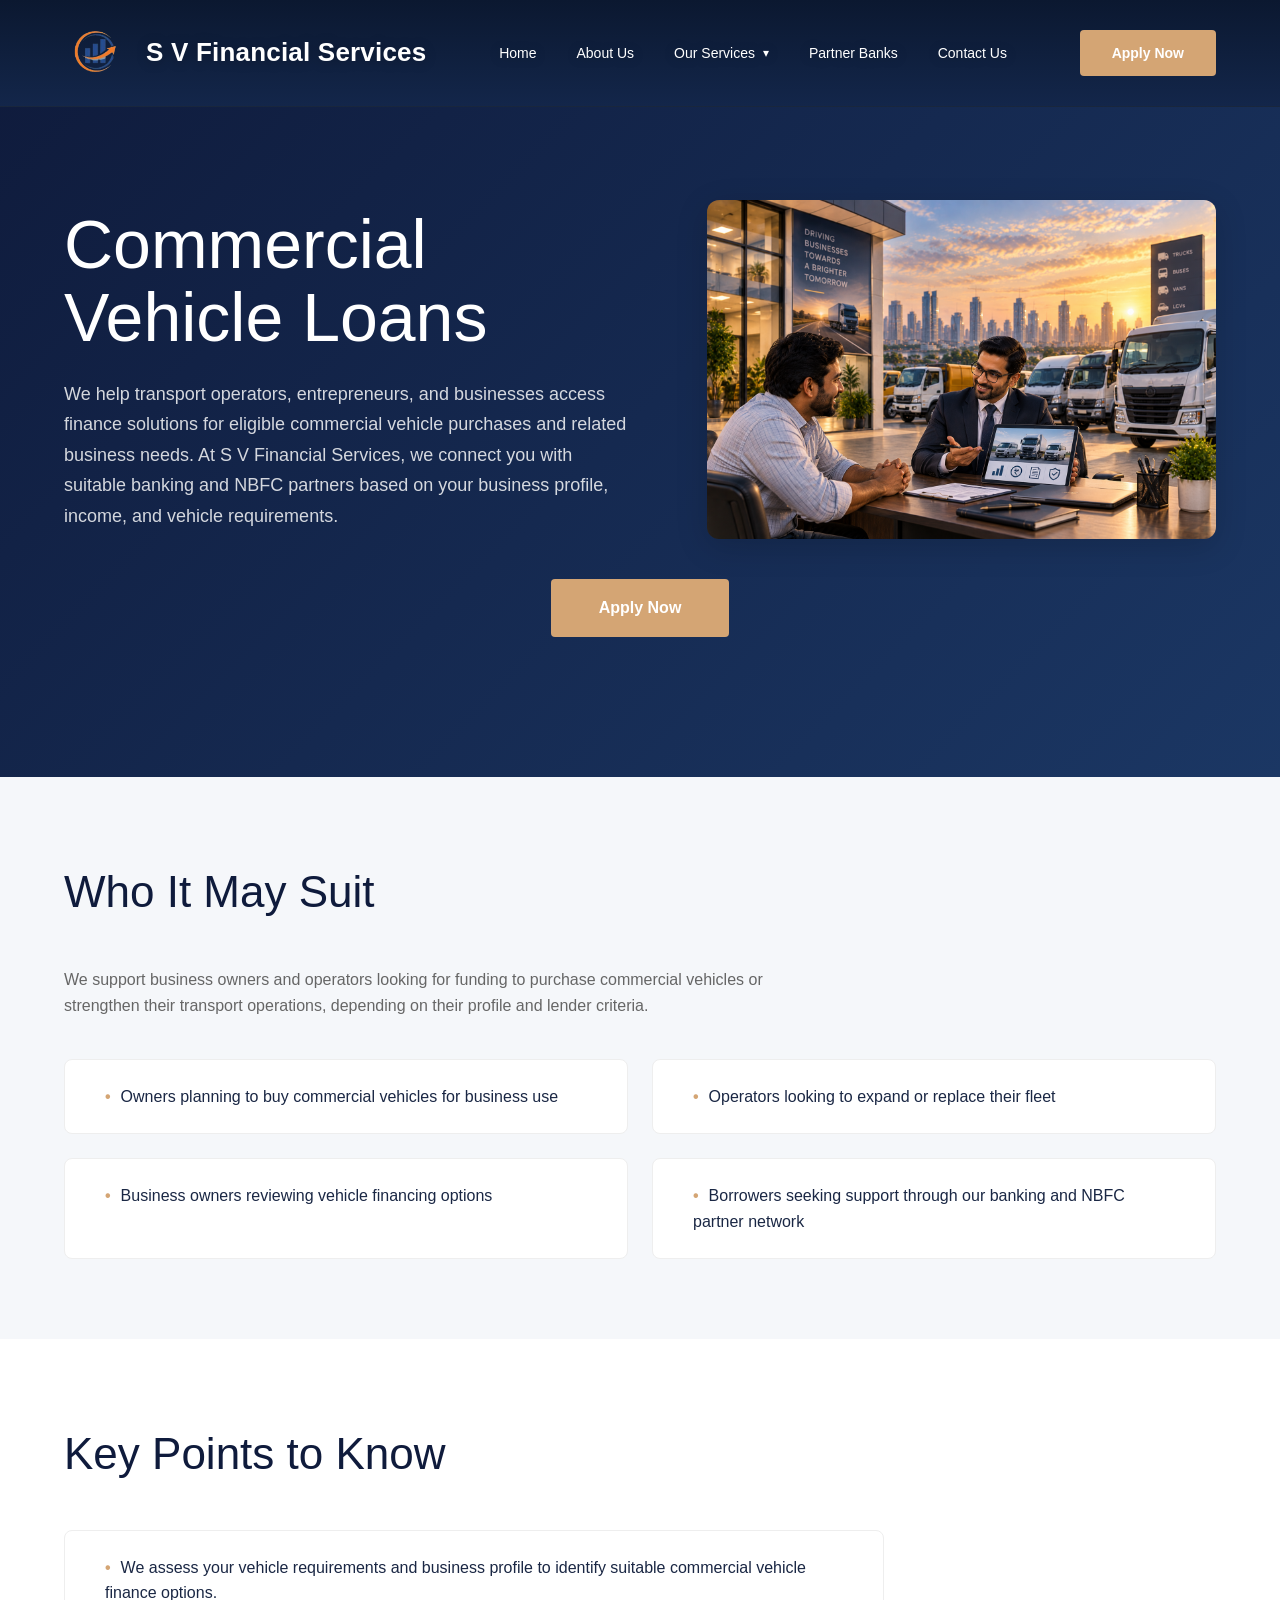
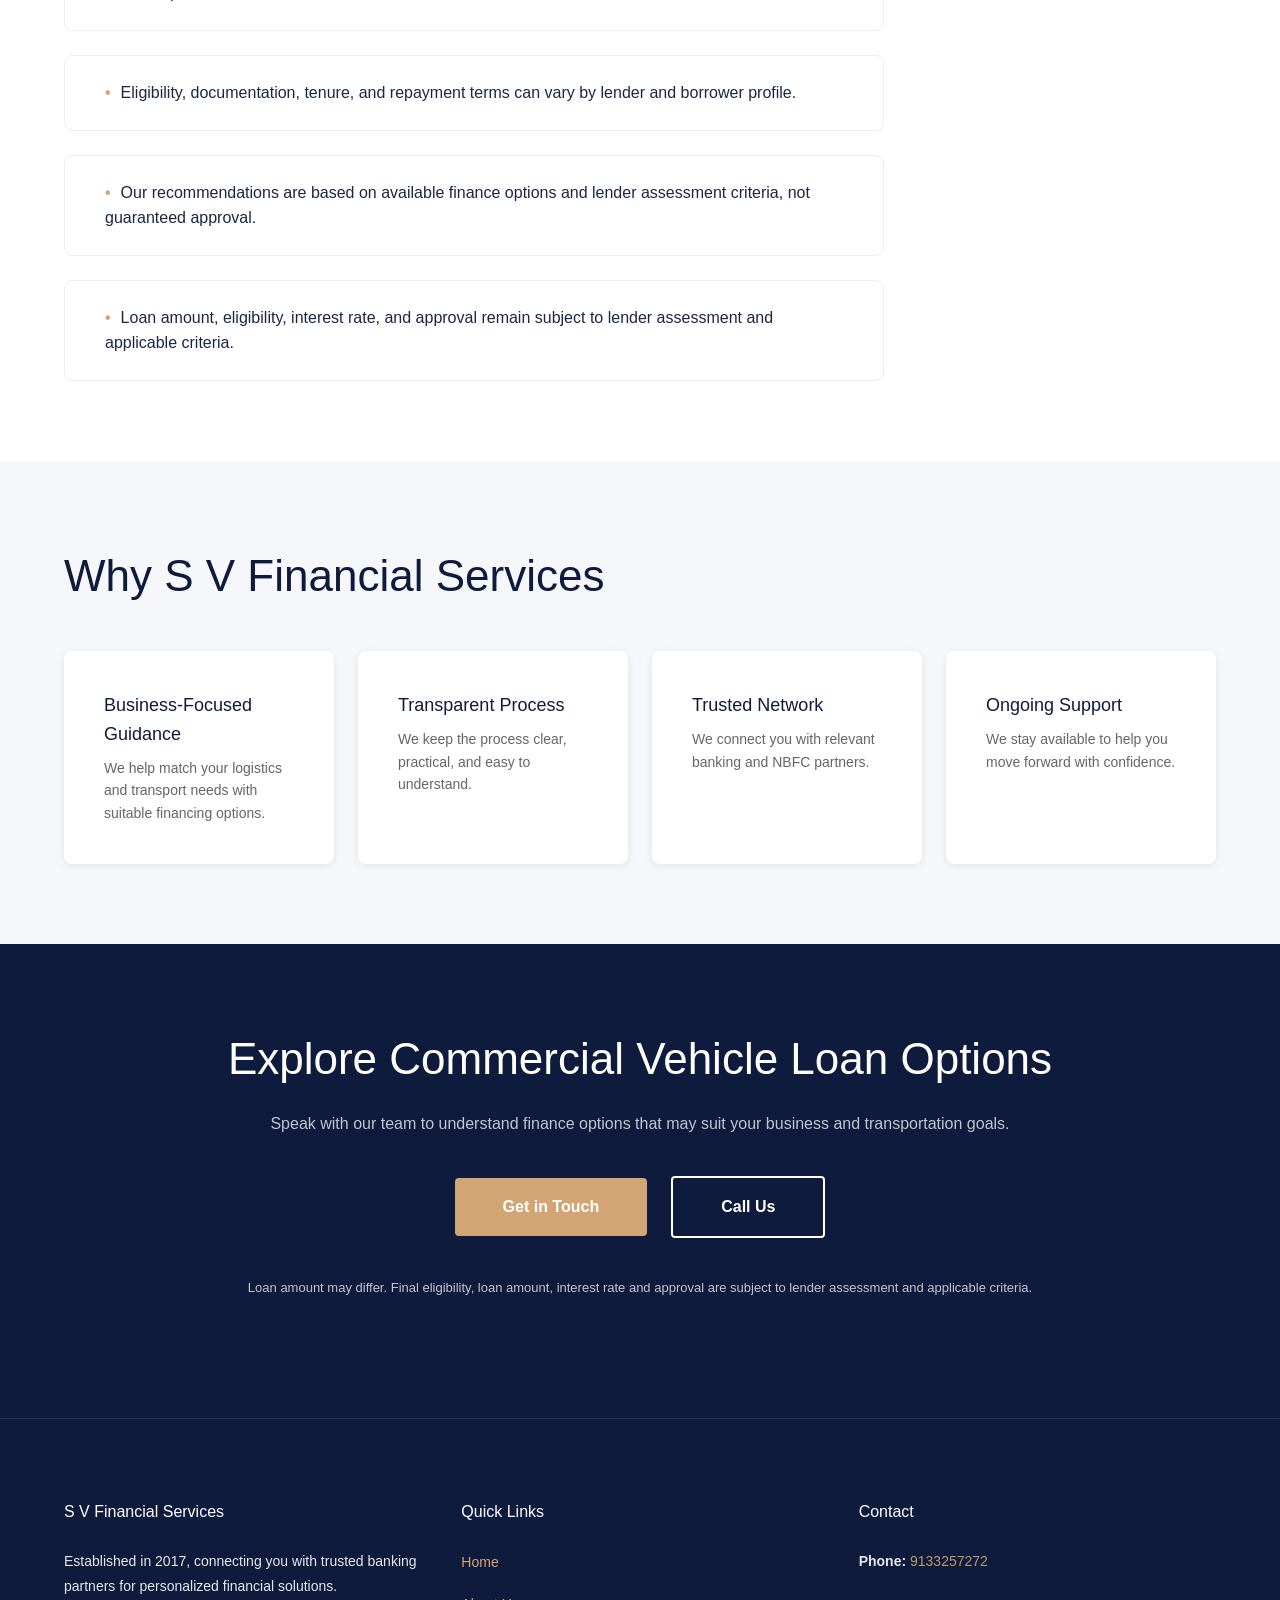
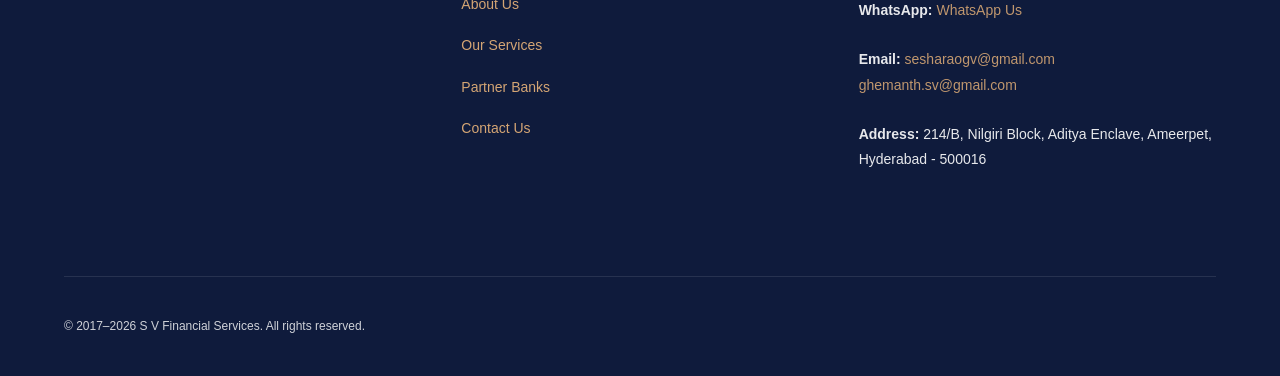
<file: commercial-vehicle-loans.html>
<!DOCTYPE html>
<html lang="en">
<head>
    <meta charset="UTF-8">
    <meta name="viewport" content="width=device-width, initial-scale=1.0">
    <meta name="description" content="Commercial Vehicle Loans from S V Financial Services.">
    <meta name="theme-color" content="#0F1B3C">
    <title>Commercial Vehicle Loans | S V Financial Services</title>
    <link rel="stylesheet" href="style.css">
    <style>
        .business-page {
            padding-top: 60px;
        }

        .business-hero {
            background: linear-gradient(135deg, var(--primary-navy), #1b3764);
            color: var(--primary-white);
            padding: clamp(72px, 11vw, 140px) 0;
        }

        .business-hero-grid {
            display: grid;
            grid-template-columns: 1.05fr 0.95fr;
            gap: var(--spacing-xl);
            align-items: center;
        }

        .business-hero h1 {
            color: var(--primary-white);
            font-size: clamp(42px, 6vw, 68px);
            line-height: 1.08;
            margin-bottom: var(--spacing-md);
        }

        .business-hero p {
            max-width: 620px;
            color: rgba(255, 255, 255, 0.82);
            font-size: 18px;
            line-height: 1.7;
        }

        .business-hero-image {
            width: 100%;
            max-height: 360px;
            object-fit: cover;
            border-radius: 12px;
            box-shadow: var(--shadow-lg);
        }

        .business-hero-cta {
            margin-top: var(--spacing-lg);
            text-align: center;
        }

        .business-section {
            padding: var(--spacing-xl) 0;
        }

        .business-section--soft {
            background: var(--bg-light);
        }

        .business-section h2 {
            color: var(--primary-navy);
            font-size: clamp(30px, 4vw, 44px);
            margin-bottom: var(--spacing-lg);
        }

        .business-section-intro {
            max-width: 700px;
            color: var(--text-light);
            margin-bottom: var(--spacing-lg);
        }

        .business-list,
        .business-help-list {
            display: grid;
            gap: var(--spacing-md);
            list-style: none;
            margin: 0;
            padding: 0;
        }

        .business-list {
            grid-template-columns: repeat(2, minmax(0, 1fr));
        }

        .business-list li,
        .business-help-list li {
            background: var(--primary-white);
            border: 1px solid var(--border-light);
            border-radius: 8px;
            color: var(--text-dark);
            padding: var(--spacing-md) var(--spacing-lg);
        }

        .business-list li::before,
        .business-help-list li::before {
            content: "•";
            color: var(--accent-gold);
            font-weight: 700;
            margin-right: 10px;
        }

        .business-help-list {
            max-width: 820px;
        }

        .business-benefits {
            display: grid;
            grid-template-columns: repeat(4, minmax(0, 1fr));
            gap: var(--spacing-md);
        }

        .business-benefit {
            background: var(--primary-white);
            border-radius: 8px;
            box-shadow: var(--shadow-sm);
            padding: var(--spacing-lg);
        }

        .business-benefit h3 {
            color: var(--primary-navy);
            font-size: 18px;
            margin-bottom: 8px;
        }

        .business-benefit p {
            color: var(--text-light);
            font-size: 14px;
            line-height: 1.6;
        }

        .business-cta {
            background: var(--primary-navy);
            color: var(--primary-white);
            text-align: center;
        }

        .business-cta h2 {
            color: var(--primary-white);
            margin-bottom: var(--spacing-sm);
        }

        .business-cta p {
            color: rgba(255, 255, 255, 0.75);
            margin-bottom: var(--spacing-lg);
        }

        .business-cta-actions {
            display: flex;
            justify-content: center;
            align-items: center;
            flex-wrap: wrap;
            gap: var(--spacing-md);
        }

        .business-call {
            color: var(--primary-white);
            border: 2px solid var(--primary-white);
        }

        .business-disclaimer {
            color: var(--text-light);
            font-size: 13px;
            line-height: 1.6;
            margin-top: var(--spacing-lg);
        }

        @media (max-width: 768px) {
            .business-hero-grid,
            .business-list {
                grid-template-columns: 1fr;
            }

            .business-benefits {
                grid-template-columns: repeat(2, minmax(0, 1fr));
            }
        }

        @media (max-width: 480px) {
            .business-benefits {
                grid-template-columns: 1fr;
            }
        }
    </style>
</head>
<body>
    <header class="header" id="header">
        <div class="header-container">
            <div class="logo">
                <img src="assets/LOGO.png" alt="S V Financial Services Logo" class="logo-img">
                <span class="logo-name">S V Financial Services</span>
            </div>

            <nav class="nav-desktop" id="navDesktop">
                <a href="index.html" class="nav-link">Home</a>
                <a href="about.html" class="nav-link">About Us</a>
                <details class="nav-dropdown">
                    <summary class="nav-link nav-link--dropdown">
                        <span>Our Services</span>
                        <span class="nav-caret" aria-hidden="true">▾</span>
                    </summary>
                    <div class="nav-dropdown-menu">
                        <a href="home-loans.html" class="dropdown-link">Home Loans</a>
                        <a href="business-loans.html" class="dropdown-link">Business Loans</a>
                        <a href="personal-loans.html" class="dropdown-link">Personal Loans</a>
                        <a href="professional-loans.html" class="dropdown-link">Professional Loans</a>
                        <a href="mortgage-loans.html" class="dropdown-link">Mortgage Loans</a>
                        <a href="car-loans.html" class="dropdown-link">Car Loans</a>
                        <a href="commercial-vehicle-loans.html" class="dropdown-link">Commercial Vehicle Loans</a>
                        <a href="cc-bg-loans.html" class="dropdown-link">CC &amp; BG's</a>
                        <a href="education-loans.html" class="dropdown-link">Education Loans</a>
                        <a href="equipment-loans.html" class="dropdown-link">Equipment Loans</a>
                    </div>
                </details>
                <a href="index.html#partners" class="nav-link">Partner Banks</a>
                <a href="index.html#contact-cta" class="nav-link">Contact Us</a>
            </nav>

            <div class="header-actions">
                <a class="btn-primary" href="https://wa.me/919133257272?text=Hi%20S%20V%20Financial%20Services%2C%20I%20am%20interested%20in%20Commercial%20Vehicle%20Loans.%20Please%20share%20more%20details." target="_blank" rel="noopener noreferrer">Apply Now</a>
            </div>

            <button class="mobile-menu-btn" id="mobileMenuBtn" aria-label="Open menu">
                <span></span>
                <span></span>
                <span></span>
            </button>
        </div>
    </header>

    <nav class="mobile-menu" id="mobileMenu">
        <div class="mobile-menu-content">
            <button class="close-menu-btn" id="closeMenuBtn">×</button>
            <a href="index.html" class="mobile-menu-link">Home</a>
            <a href="about.html" class="mobile-menu-link">About Us</a>
            <details class="mobile-menu-group">
                <summary class="mobile-menu-link mobile-menu-link--toggle">
                    <span>Our Services</span>
                    <span class="mobile-caret" aria-hidden="true">▾</span>
                </summary>
                <div class="mobile-submenu">
                    <a href="home-loans.html">Home Loans</a>
                    <a href="business-loans.html">Business Loans</a>
                    <a href="personal-loans.html">Personal Loans</a>
                    <a href="professional-loans.html">Professional Loans</a>
                    <a href="mortgage-loans.html">Mortgage Loans</a>
                    <a href="car-loans.html">Car Loans</a>
                    <a href="commercial-vehicle-loans.html">Commercial Vehicle Loans</a>
                    <a href="cc-bg-loans.html">CC &amp; BG's</a>
                    <a href="education-loans.html">Education Loans</a>
                    <a href="equipment-loans.html">Equipment Loans</a>
                </div>
            </details>
            <a href="index.html#partners" class="mobile-menu-link">Partner Banks</a>
            <a href="index.html#contact-cta" class="mobile-menu-link">Contact Us</a>
            <a href="tel:9133257272" class="mobile-menu-link">Call Us</a>
            <a class="btn-primary full-width" href="https://wa.me/919133257272?text=Hi%20S%20V%20Financial%20Services%2C%20I%20am%20interested%20in%20Commercial%20Vehicle%20Loans.%20Please%20share%20more%20details." target="_blank" rel="noopener noreferrer">Apply Now</a>
        </div>
    </nav>

    <main class="business-page">
        <section class="business-hero">
            <div class="container business-hero-grid">
                <div>
                    <h1>Commercial Vehicle Loans</h1>
                    <p>We help transport operators, entrepreneurs, and businesses access finance solutions for eligible commercial vehicle purchases and related business needs. At S V Financial Services, we connect you with suitable banking and NBFC partners based on your business profile, income, and vehicle requirements.</p>
                </div>
                <img class="business-hero-image" src="assets/loans/Commercial Vehicle loan.png" alt="Commercial vehicle loan">
            </div>
            <div class="container business-hero-cta">
                <a class="btn-primary btn-large" href="https://wa.me/919133257272?text=Hi%20S%20V%20Financial%20Services%2C%20I%20am%20interested%20in%20Commercial%20Vehicle%20Loans.%20Please%20share%20more%20details." target="_blank" rel="noopener noreferrer">Apply Now</a>
            </div>
        </section>

        <section class="business-section business-section--soft">
            <div class="container">
                <h2>Who It May Suit</h2>
                <p class="business-section-intro">We support business owners and operators looking for funding to purchase commercial vehicles or strengthen their transport operations, depending on their profile and lender criteria.</p>
                <ul class="business-list">
                    <li>Owners planning to buy commercial vehicles for business use</li>
                    <li>Operators looking to expand or replace their fleet</li>
                    <li>Business owners reviewing vehicle financing options</li>
                    <li>Borrowers seeking support through our banking and NBFC partner network</li>
                </ul>
            </div>
        </section>

        <section class="business-section">
            <div class="container">
                <h2>Key Points to Know</h2>
                <ul class="business-help-list">
                    <li>We assess your vehicle requirements and business profile to identify suitable commercial vehicle finance options.</li>
                    <li>Eligibility, documentation, tenure, and repayment terms can vary by lender and borrower profile.</li>
                    <li>Our recommendations are based on available finance options and lender assessment criteria, not guaranteed approval.</li>
                    <li>Loan amount, eligibility, interest rate, and approval remain subject to lender assessment and applicable criteria.</li>
                </ul>
            </div>
        </section>

        <section class="business-section business-section--soft">
            <div class="container">
                <h2>Why S V Financial Services</h2>
                <div class="business-benefits">
                    <article class="business-benefit">
                        <h3>Business-Focused Guidance</h3>
                        <p>We help match your logistics and transport needs with suitable financing options.</p>
                    </article>
                    <article class="business-benefit">
                        <h3>Transparent Process</h3>
                        <p>We keep the process clear, practical, and easy to understand.</p>
                    </article>
                    <article class="business-benefit">
                        <h3>Trusted Network</h3>
                        <p>We connect you with relevant banking and NBFC partners.</p>
                    </article>
                    <article class="business-benefit">
                        <h3>Ongoing Support</h3>
                        <p>We stay available to help you move forward with confidence.</p>
                    </article>
                </div>
            </div>
        </section>

        <section class="business-section business-cta">
            <div class="container">
                <h2>Explore Commercial Vehicle Loan Options</h2>
                <p>Speak with our team to understand finance options that may suit your business and transportation goals.</p>
                <div class="business-cta-actions">
                    <a class="btn-primary btn-large" href="https://wa.me/919133257272?text=Hi%20S%20V%20Financial%20Services%2C%20I%20am%20interested%20in%20Commercial%20Vehicle%20Loans.%20Please%20share%20more%20details." target="_blank" rel="noopener noreferrer">Get in Touch</a>
                    <a class="btn-secondary btn-large business-call" href="tel:9133257272">Call Us</a>
                </div>
                <p class="business-disclaimer">Loan amount may differ. Final eligibility, loan amount, interest rate and approval are subject to lender assessment and applicable criteria.</p>
            </div>
        </section>
    </main>

    <footer class="footer">
        <div class="container">
            <div class="footer-grid">
                <div class="footer-column">
                    <h3>S V Financial Services</h3>
                    <p>Established in 2017, connecting you with trusted banking partners for personalized financial solutions.</p>
                </div>
                <div class="footer-column">
                    <h4>Quick Links</h4>
                    <ul>
                        <li><a href="index.html">Home</a></li>
                        <li><a href="about.html">About Us</a></li>
                        <li><a href="index.html#services">Our Services</a></li>
                        <li><a href="index.html#partners">Partner Banks</a></li>
                        <li><a href="index.html#contact-cta">Contact Us</a></li>
                    </ul>
                </div>
                <div class="footer-column">
                    <h4>Contact</h4>
                    <p><strong>Phone:</strong> <a href="tel:9133257272">9133257272</a></p>
                    <p><strong>WhatsApp:</strong> <a href="https://wa.me/919133257272">WhatsApp Us</a></p>
                    <p><strong>Email:</strong> <a href="mailto:sesharaogv@gmail.com">sesharaogv@gmail.com</a><br><a href="mailto:ghemanth.sv@gmail.com">ghemanth.sv@gmail.com</a></p>
                    <p><strong>Address:</strong> 214/B, Nilgiri Block, Aditya Enclave, Ameerpet, Hyderabad - 500016</p>
                </div>
            </div>
            <div class="footer-bottom">
                <p>&copy; 2017–<span id="year"></span> S V Financial Services. All rights reserved.</p>
            </div>
        </div>
    </footer>

    <script src="script.js"></script>
</body>
</html>
</file>
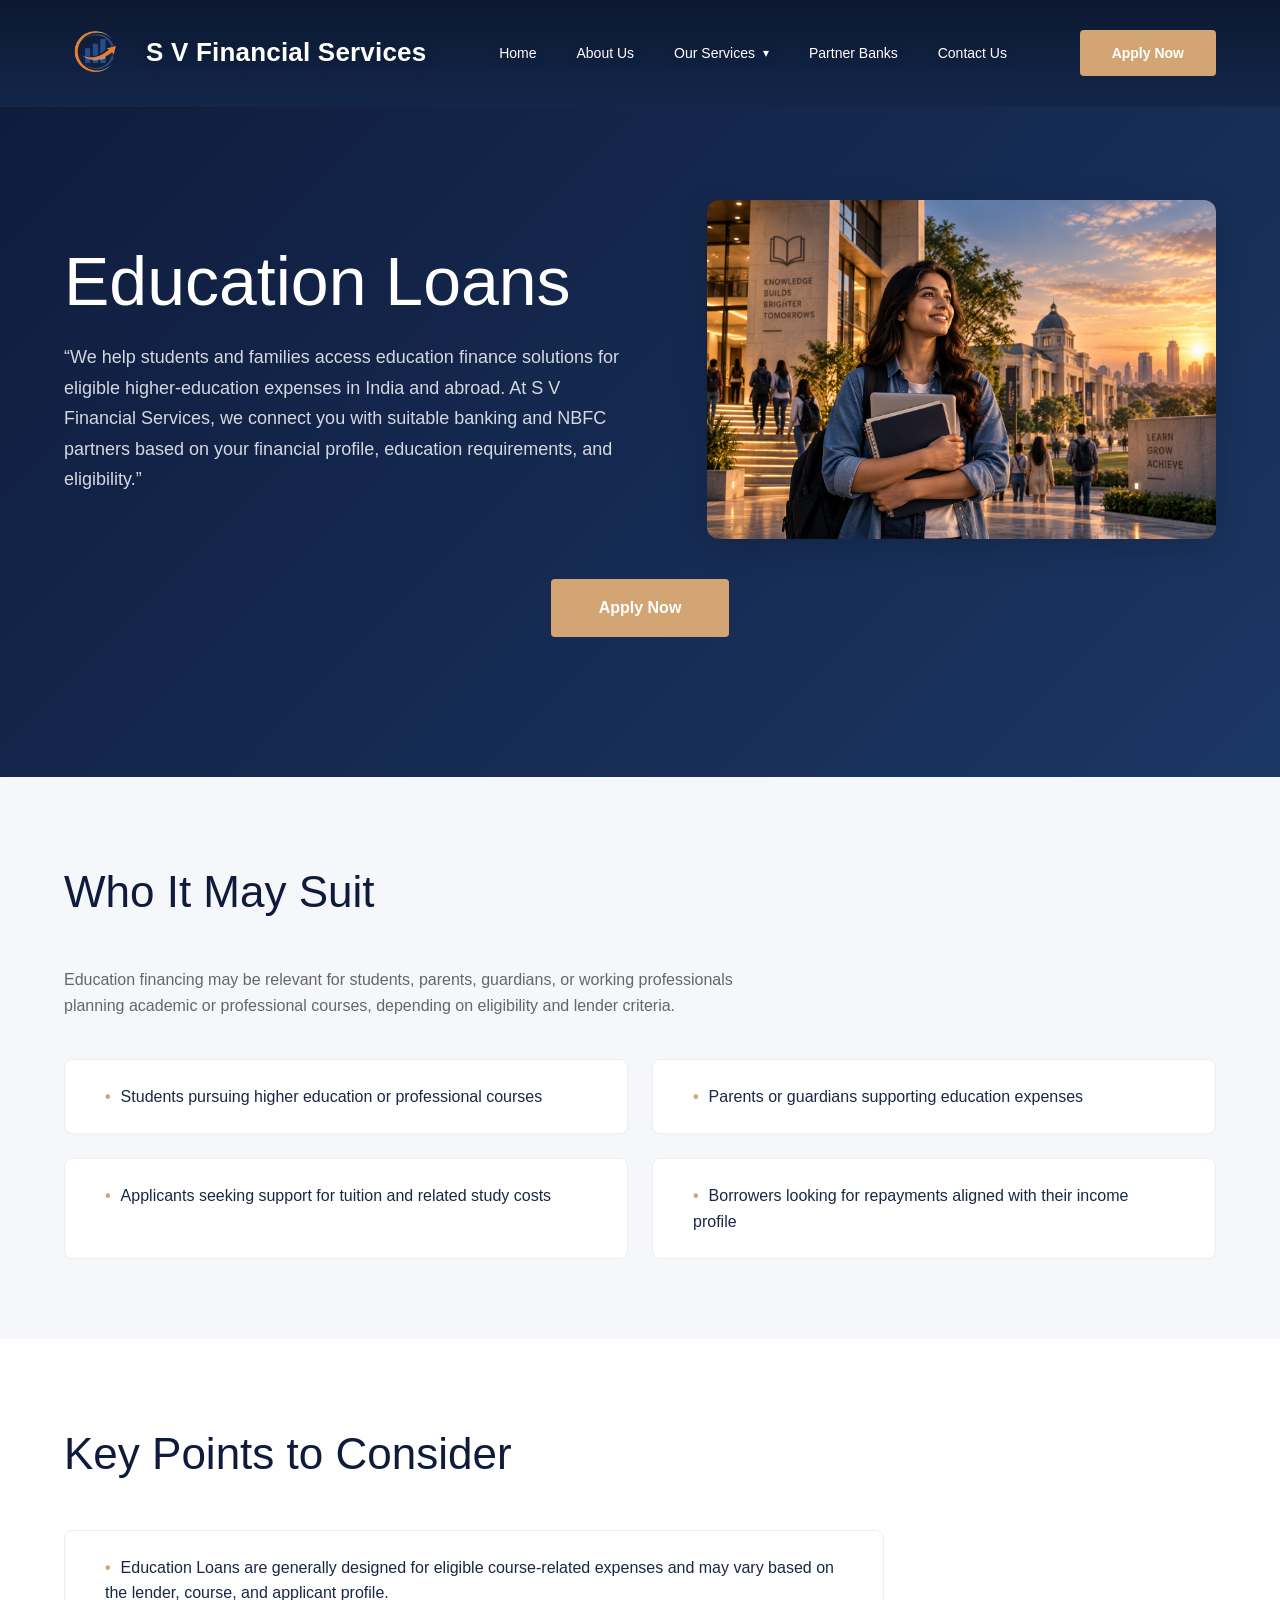
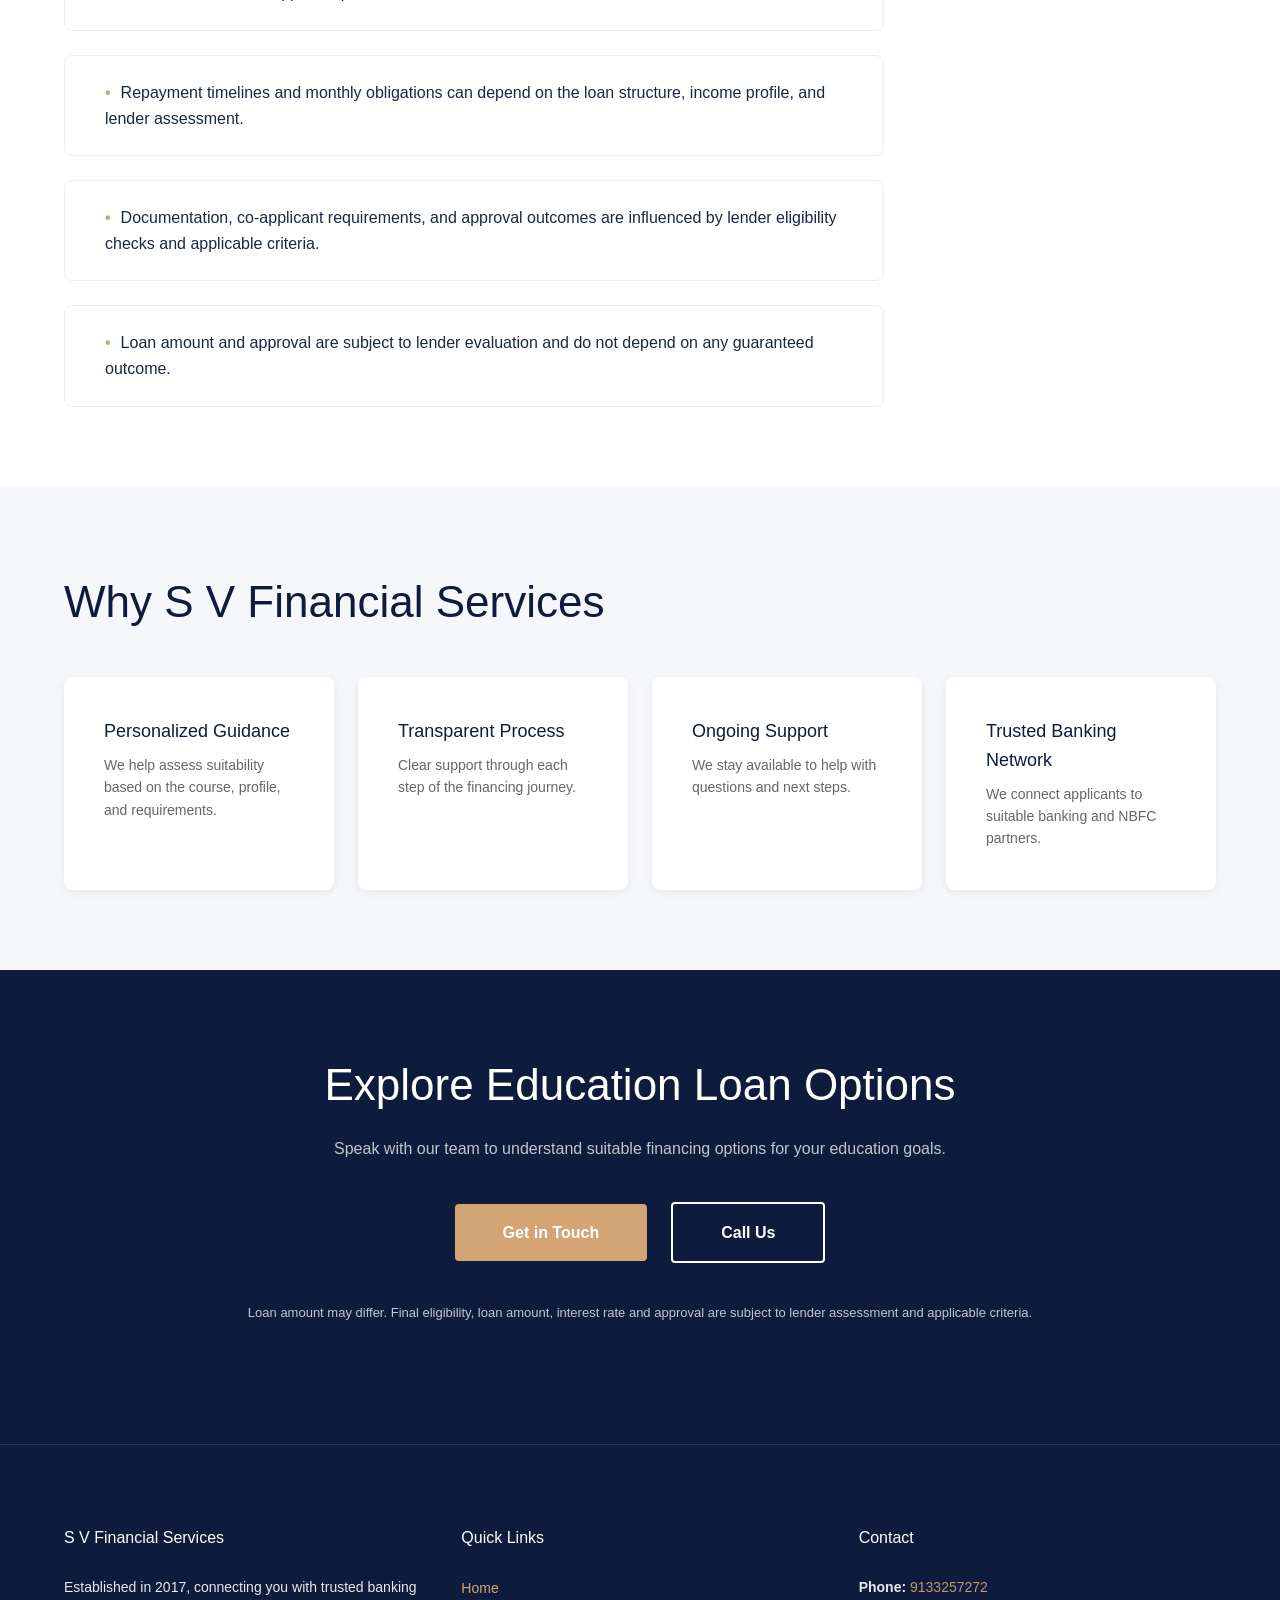
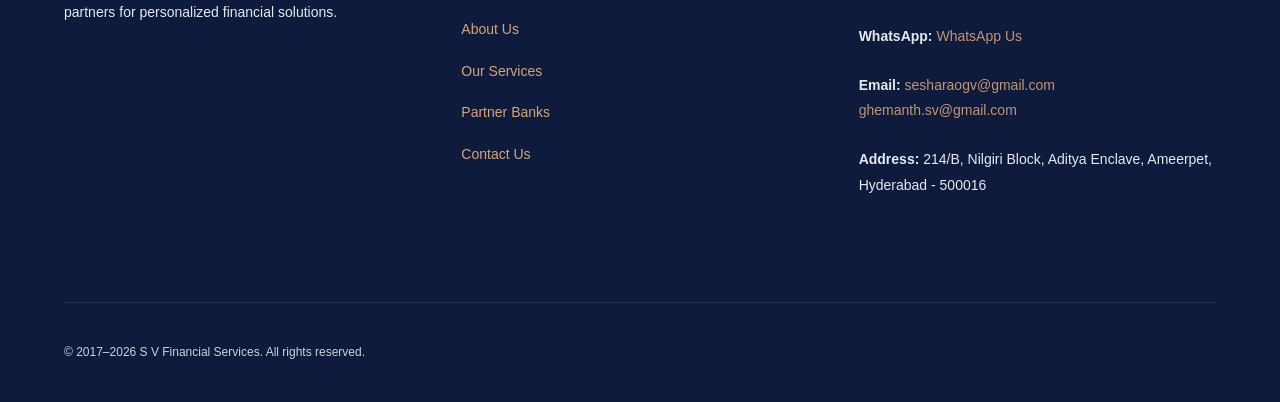
<file: education-loans.html>
<!DOCTYPE html>
<html lang="en">
<head>
    <meta charset="UTF-8">
    <meta name="viewport" content="width=device-width, initial-scale=1.0">
    <meta name="description" content="Education Loans from S V Financial Services.">
    <meta name="theme-color" content="#0F1B3C">
    <title>Education Loans | S V Financial Services</title>
    <link rel="stylesheet" href="style.css">
    <style>
        .business-page {
            padding-top: 60px;
        }

        .business-hero {
            background: linear-gradient(135deg, var(--primary-navy), #1b3764);
            color: var(--primary-white);
            padding: clamp(72px, 11vw, 140px) 0;
        }

        .business-hero-grid {
            display: grid;
            grid-template-columns: 1.05fr 0.95fr;
            gap: var(--spacing-xl);
            align-items: center;
        }

        .business-hero h1 {
            color: var(--primary-white);
            font-size: clamp(42px, 6vw, 68px);
            line-height: 1.08;
            margin-bottom: var(--spacing-md);
        }

        .business-hero p {
            max-width: 620px;
            color: rgba(255, 255, 255, 0.82);
            font-size: 18px;
            line-height: 1.7;
        }

        .business-hero-image {
            width: 100%;
            max-height: 360px;
            object-fit: cover;
            border-radius: 12px;
            box-shadow: var(--shadow-lg);
        }

        .business-hero-cta {
            margin-top: var(--spacing-lg);
            text-align: center;
        }

        .business-section {
            padding: var(--spacing-xl) 0;
        }

        .business-section--soft {
            background: var(--bg-light);
        }

        .business-section h2 {
            color: var(--primary-navy);
            font-size: clamp(30px, 4vw, 44px);
            margin-bottom: var(--spacing-lg);
        }

        .business-section-intro {
            max-width: 700px;
            color: var(--text-light);
            margin-bottom: var(--spacing-lg);
        }

        .business-list,
        .business-help-list {
            display: grid;
            gap: var(--spacing-md);
            list-style: none;
            margin: 0;
            padding: 0;
        }

        .business-list {
            grid-template-columns: repeat(2, minmax(0, 1fr));
        }

        .business-list li,
        .business-help-list li {
            background: var(--primary-white);
            border: 1px solid var(--border-light);
            border-radius: 8px;
            color: var(--text-dark);
            padding: var(--spacing-md) var(--spacing-lg);
        }

        .business-list li::before,
        .business-help-list li::before {
            content: "•";
            color: var(--accent-gold);
            font-weight: 700;
            margin-right: 10px;
        }

        .business-help-list {
            max-width: 820px;
        }

        .business-benefits {
            display: grid;
            grid-template-columns: repeat(4, minmax(0, 1fr));
            gap: var(--spacing-md);
        }

        .business-benefit {
            background: var(--primary-white);
            border-radius: 8px;
            box-shadow: var(--shadow-sm);
            padding: var(--spacing-lg);
        }

        .business-benefit h3 {
            color: var(--primary-navy);
            font-size: 18px;
            margin-bottom: 8px;
        }

        .business-benefit p {
            color: var(--text-light);
            font-size: 14px;
            line-height: 1.6;
        }

        .business-cta {
            background: var(--primary-navy);
            color: var(--primary-white);
            text-align: center;
        }

        .business-cta h2 {
            color: var(--primary-white);
            margin-bottom: var(--spacing-sm);
        }

        .business-cta p {
            color: rgba(255, 255, 255, 0.75);
            margin-bottom: var(--spacing-lg);
        }

        .business-cta-actions {
            display: flex;
            justify-content: center;
            align-items: center;
            flex-wrap: wrap;
            gap: var(--spacing-md);
        }

        .business-call {
            color: var(--primary-white);
            border: 2px solid var(--primary-white);
        }

        .business-disclaimer {
            color: var(--text-light);
            font-size: 13px;
            line-height: 1.6;
            margin-top: var(--spacing-lg);
        }

        @media (max-width: 768px) {
            .business-hero-grid,
            .business-list {
                grid-template-columns: 1fr;
            }

            .business-benefits {
                grid-template-columns: repeat(2, minmax(0, 1fr));
            }
        }

        @media (max-width: 480px) {
            .business-benefits {
                grid-template-columns: 1fr;
            }
        }
    </style>
</head>
<body>
    <header class="header" id="header">
        <div class="header-container">
            <div class="logo">
                <img src="assets/LOGO.png" alt="S V Financial Services Logo" class="logo-img">
                <span class="logo-name">S V Financial Services</span>
            </div>

            <nav class="nav-desktop" id="navDesktop">
                <a href="index.html" class="nav-link">Home</a>
                <a href="about.html" class="nav-link">About Us</a>
                <details class="nav-dropdown">
                    <summary class="nav-link nav-link--dropdown">
                        <span>Our Services</span>
                        <span class="nav-caret" aria-hidden="true">▾</span>
                    </summary>
                    <div class="nav-dropdown-menu">
                        <a href="home-loans.html" class="dropdown-link">Home Loans</a>
                        <a href="business-loans.html" class="dropdown-link">Business Loans</a>
                        <a href="index.html#services" class="dropdown-link">Personal Loans</a>
                        <a href="index.html#services" class="dropdown-link">Professional Loans</a>
                        <a href="mortgage-loans.html" class="dropdown-link">Mortgage Loans</a>
                        <a href="car-loans.html" class="dropdown-link">Car Loans</a>
                        <a href="commercial-vehicle-loans.html" class="dropdown-link">Commercial Vehicle Loans</a>
                        <a href="cc-bg-loans.html" class="dropdown-link">CC &amp; BG's</a>
                        <a href="education-loans.html" class="dropdown-link">Education Loans</a>
                        <a href="equipment-loans.html" class="dropdown-link">Equipment Loans</a>
                    </div>
                </details>
                <a href="index.html#partners" class="nav-link">Partner Banks</a>
                <a href="index.html#contact-cta" class="nav-link">Contact Us</a>
            </nav>

            <div class="header-actions">
                <a class="btn-primary" href="https://wa.me/919133257272?text=Hi%20S%20V%20Financial%20Services%2C%20I%20am%20interested%20in%20Education%20Loans.%20Please%20share%20more%20details." target="_blank" rel="noopener noreferrer">Apply Now</a>
            </div>

            <button class="mobile-menu-btn" id="mobileMenuBtn" aria-label="Open menu">
                <span></span>
                <span></span>
                <span></span>
            </button>
        </div>
    </header>

    <nav class="mobile-menu" id="mobileMenu">
        <div class="mobile-menu-content">
            <button class="close-menu-btn" id="closeMenuBtn">×</button>
            <a href="index.html" class="mobile-menu-link">Home</a>
            <a href="about.html" class="mobile-menu-link">About Us</a>
            <details class="mobile-menu-group">
                <summary class="mobile-menu-link mobile-menu-link--toggle">
                    <span>Our Services</span>
                    <span class="mobile-caret" aria-hidden="true">▾</span>
                </summary>
                <div class="mobile-submenu">
                    <a href="home-loans.html">Home Loans</a>
                    <a href="business-loans.html">Business Loans</a>
                    <a href="index.html#services">Personal Loans</a>
                    <a href="index.html#services">Professional Loans</a>
                    <a href="mortgage-loans.html">Mortgage Loans</a>
                    <a href="car-loans.html">Car Loans</a>
                    <a href="commercial-vehicle-loans.html">Commercial Vehicle Loans</a>
                    <a href="cc-bg-loans.html">CC &amp; BG's</a>
                    <a href="education-loans.html">Education Loans</a>
                    <a href="equipment-loans.html">Equipment Loans</a>
                </div>
            </details>
            <a href="index.html#partners" class="mobile-menu-link">Partner Banks</a>
            <a href="index.html#contact-cta" class="mobile-menu-link">Contact Us</a>
            <a href="tel:9133257272" class="mobile-menu-link">Call Us</a>
            <a class="btn-primary full-width" href="https://wa.me/919133257272?text=Hi%20S%20V%20Financial%20Services%2C%20I%20am%20interested%20in%20Education%20Loans.%20Please%20share%20more%20details." target="_blank" rel="noopener noreferrer">Apply Now</a>
        </div>
    </nav>

    <main class="business-page">
        <section class="business-hero">
            <div class="container business-hero-grid">
                <div>
                    <h1>Education Loans</h1>
                    <p>“We help students and families access education finance solutions for eligible higher-education expenses in India and abroad. At S V Financial Services, we connect you with suitable banking and NBFC partners based on your financial profile, education requirements, and eligibility.”</p>
                </div>
                <img class="business-hero-image" src="assets/loans/education loan.png" alt="Education loan">
            </div>
            <div class="container business-hero-cta">
                <a class="btn-primary btn-large" href="https://wa.me/919133257272?text=Hi%20S%20V%20Financial%20Services%2C%20I%20am%20interested%20in%20Education%20Loans.%20Please%20share%20more%20details." target="_blank" rel="noopener noreferrer">Apply Now</a>
            </div>
        </section>

        <section class="business-section business-section--soft">
            <div class="container">
                <h2>Who It May Suit</h2>
                <p class="business-section-intro">Education financing may be relevant for students, parents, guardians, or working professionals planning academic or professional courses, depending on eligibility and lender criteria.</p>
                <ul class="business-list">
                    <li>Students pursuing higher education or professional courses</li>
                    <li>Parents or guardians supporting education expenses</li>
                    <li>Applicants seeking support for tuition and related study costs</li>
                    <li>Borrowers looking for repayments aligned with their income profile</li>
                </ul>
            </div>
        </section>

        <section class="business-section">
            <div class="container">
                <h2>Key Points to Consider</h2>
                <ul class="business-help-list">
                    <li>Education Loans are generally designed for eligible course-related expenses and may vary based on the lender, course, and applicant profile.</li>
                    <li>Repayment timelines and monthly obligations can depend on the loan structure, income profile, and lender assessment.</li>
                    <li>Documentation, co-applicant requirements, and approval outcomes are influenced by lender eligibility checks and applicable criteria.</li>
                    <li>Loan amount and approval are subject to lender evaluation and do not depend on any guaranteed outcome.</li>
                </ul>
            </div>
        </section>

        <section class="business-section business-section--soft">
            <div class="container">
                <h2>Why S V Financial Services</h2>
                <div class="business-benefits">
                    <article class="business-benefit">
                        <h3>Personalized Guidance</h3>
                        <p>We help assess suitability based on the course, profile, and requirements.</p>
                    </article>
                    <article class="business-benefit">
                        <h3>Transparent Process</h3>
                        <p>Clear support through each step of the financing journey.</p>
                    </article>
                    <article class="business-benefit">
                        <h3>Ongoing Support</h3>
                        <p>We stay available to help with questions and next steps.</p>
                    </article>
                    <article class="business-benefit">
                        <h3>Trusted Banking Network</h3>
                        <p>We connect applicants to suitable banking and NBFC partners.</p>
                    </article>
                </div>
            </div>
        </section>

        <section class="business-section business-cta">
            <div class="container">
                <h2>Explore Education Loan Options</h2>
                <p>Speak with our team to understand suitable financing options for your education goals.</p>
                <div class="business-cta-actions">
                    <a class="btn-primary btn-large" href="https://wa.me/919133257272?text=Hi%20S%20V%20Financial%20Services%2C%20I%20am%20interested%20in%20Education%20Loans.%20Please%20share%20more%20details." target="_blank" rel="noopener noreferrer">Get in Touch</a>
                    <a class="btn-secondary btn-large business-call" href="tel:9133257272">Call Us</a>
                </div>
                <p class="business-disclaimer">Loan amount may differ. Final eligibility, loan amount, interest rate and approval are subject to lender assessment and applicable criteria.</p>
            </div>
        </section>
    </main>

    <footer class="footer">
        <div class="container">
            <div class="footer-grid">
                <div class="footer-column">
                    <h3>S V Financial Services</h3>
                    <p>Established in 2017, connecting you with trusted banking partners for personalized financial solutions.</p>
                </div>
                <div class="footer-column">
                    <h4>Quick Links</h4>
                    <ul>
                        <li><a href="index.html">Home</a></li>
                        <li><a href="about.html">About Us</a></li>
                        <li><a href="index.html#services">Our Services</a></li>
                        <li><a href="index.html#partners">Partner Banks</a></li>
                        <li><a href="index.html#contact-cta">Contact Us</a></li>
                    </ul>
                </div>
                <div class="footer-column">
                    <h4>Contact</h4>
                    <p><strong>Phone:</strong> <a href="tel:9133257272">9133257272</a></p>
                    <p><strong>WhatsApp:</strong> <a href="https://wa.me/919133257272">WhatsApp Us</a></p>
                    <p><strong>Email:</strong> <a href="mailto:sesharaogv@gmail.com">sesharaogv@gmail.com</a><br><a href="mailto:ghemanth.sv@gmail.com">ghemanth.sv@gmail.com</a></p>
                    <p><strong>Address:</strong> 214/B, Nilgiri Block, Aditya Enclave, Ameerpet, Hyderabad - 500016</p>
                </div>
            </div>
            <div class="footer-bottom">
                <p>&copy; 2017–<span id="year"></span> S V Financial Services. All rights reserved.</p>
            </div>
        </div>
    </footer>

    <script src="script.js"></script>
</body>
</html>
</file>
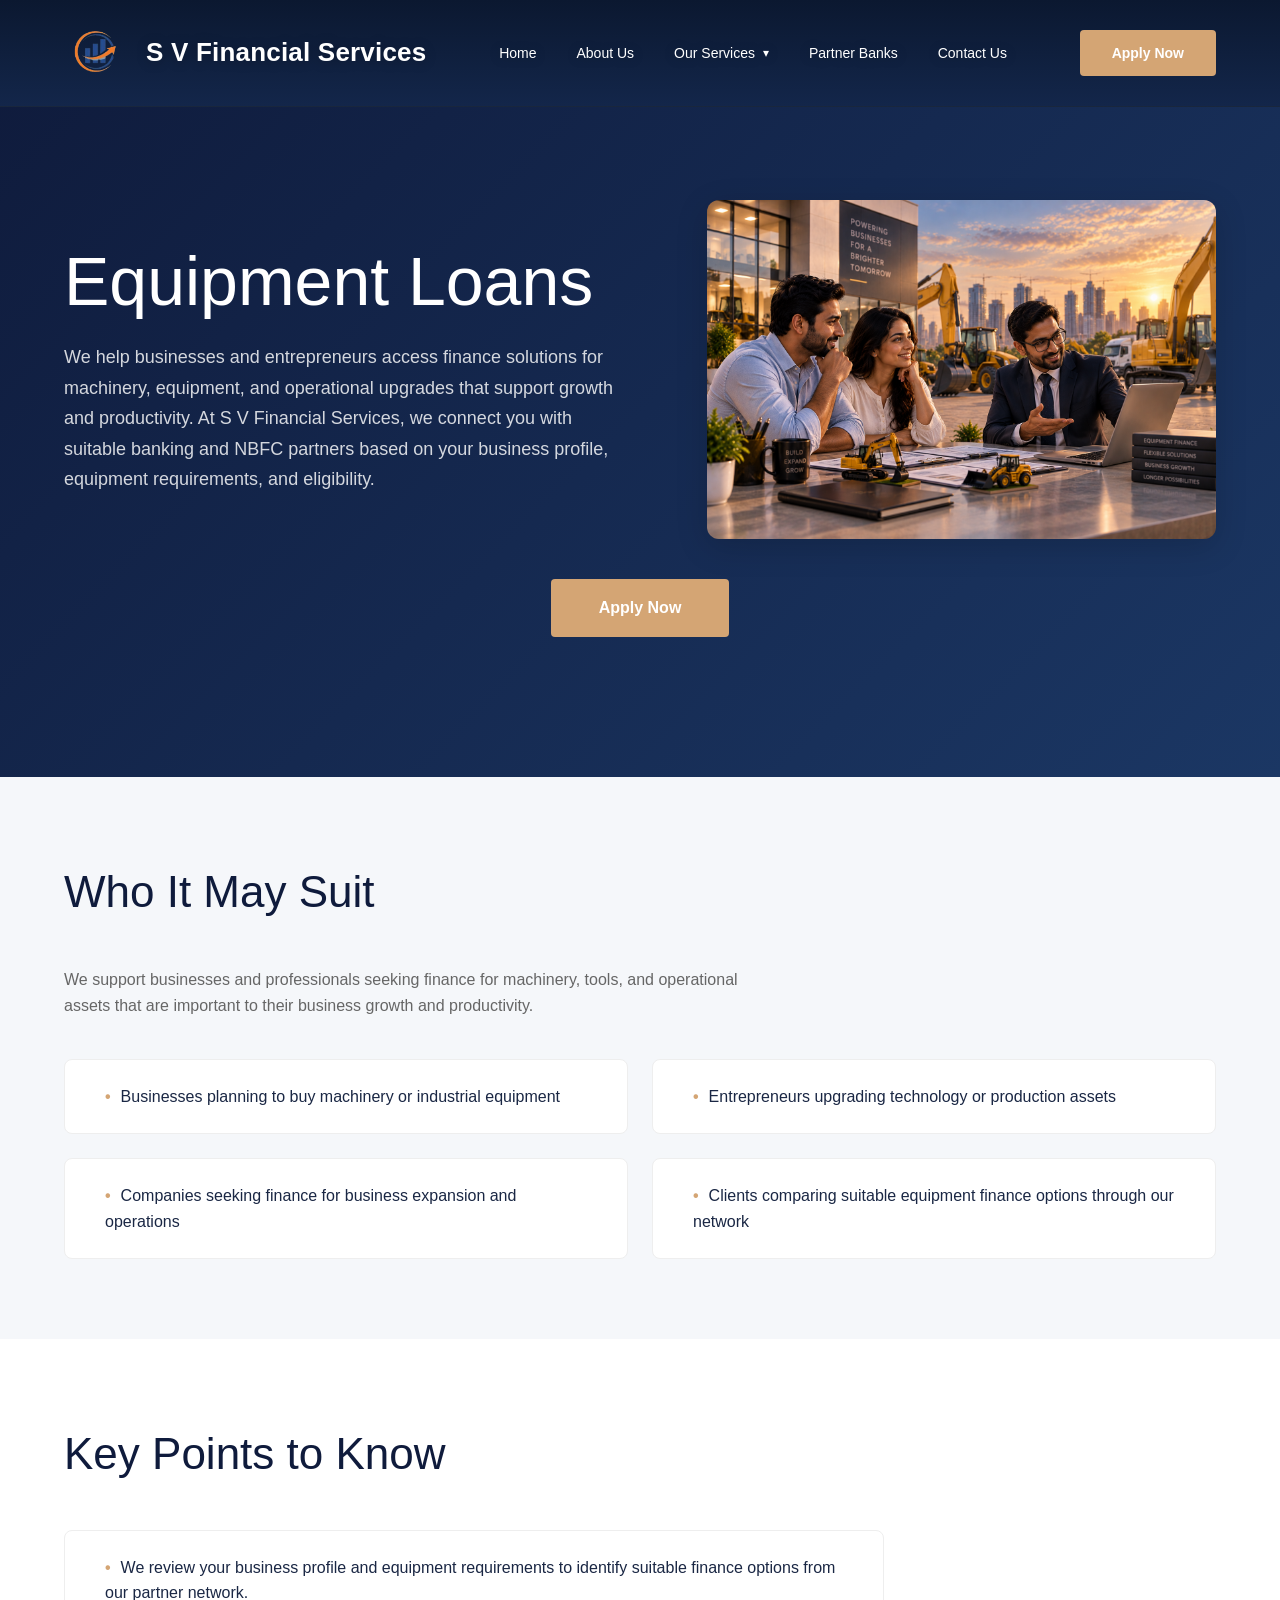
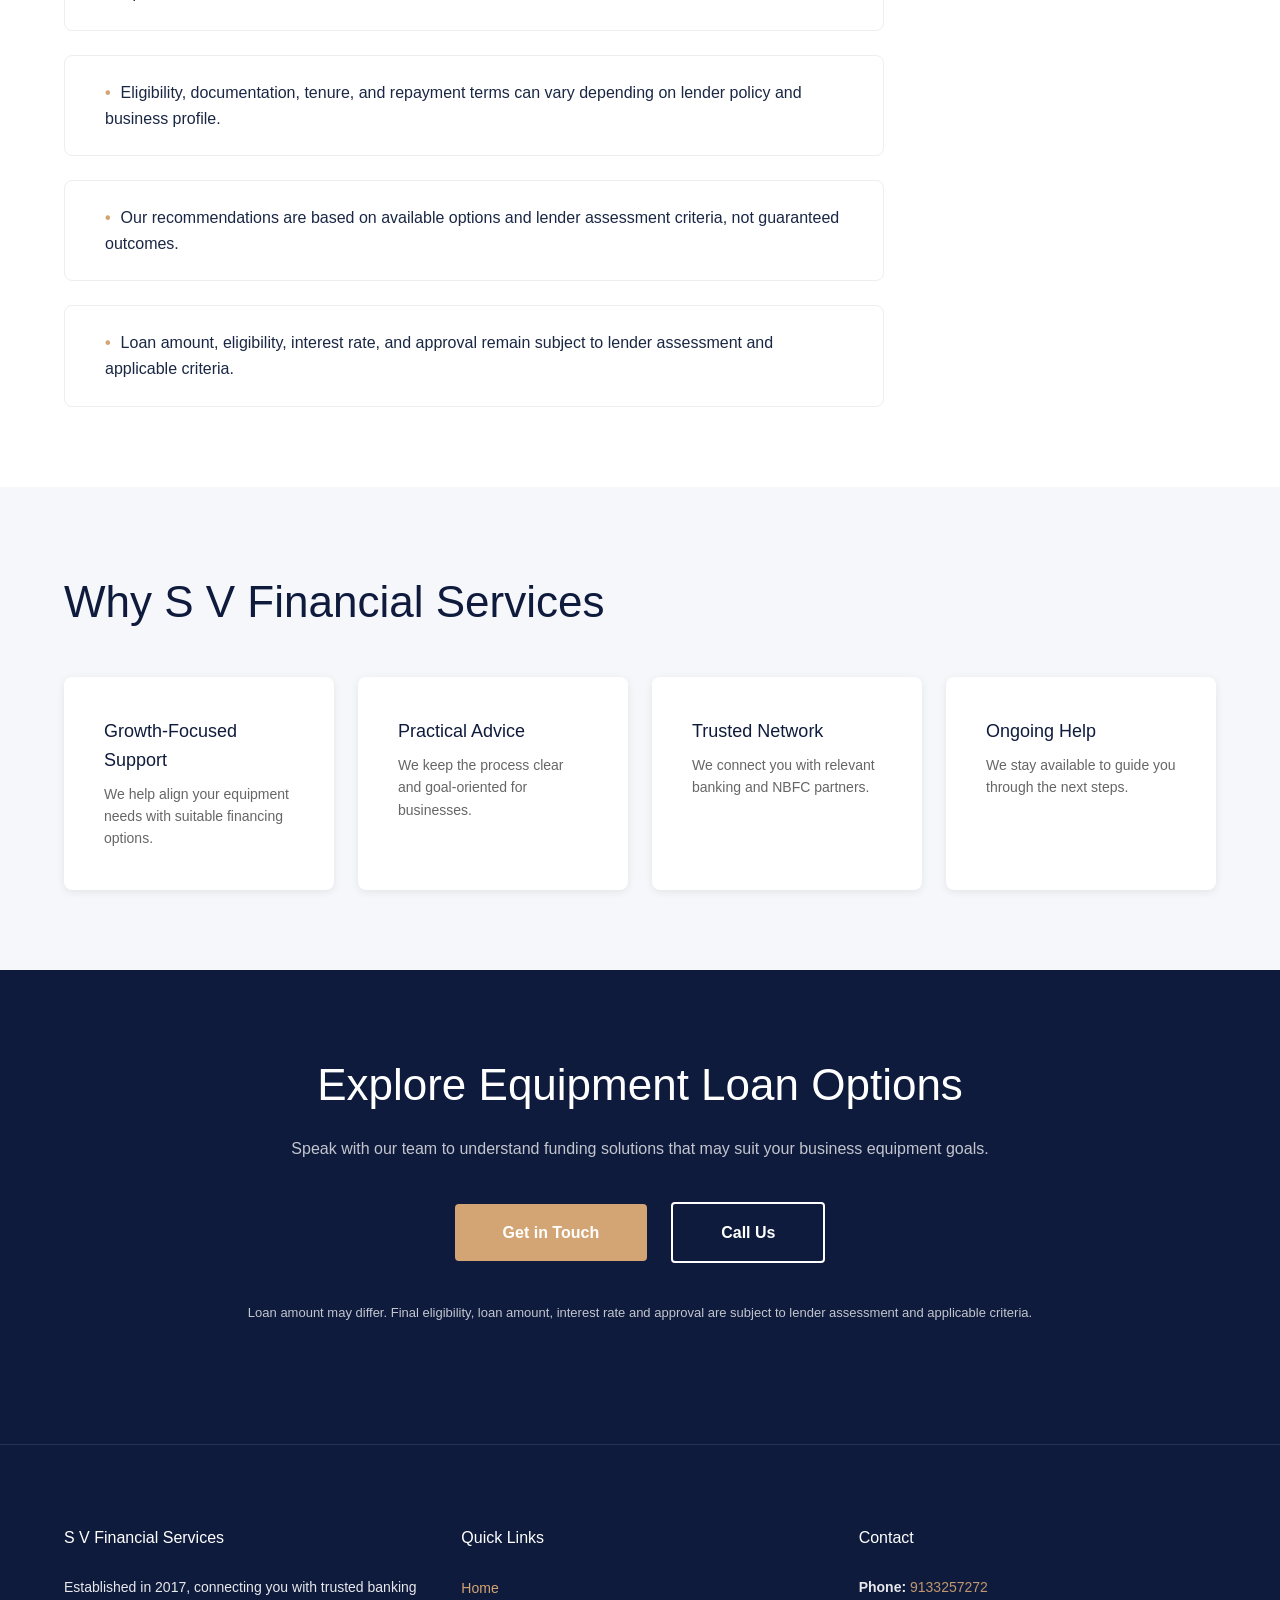
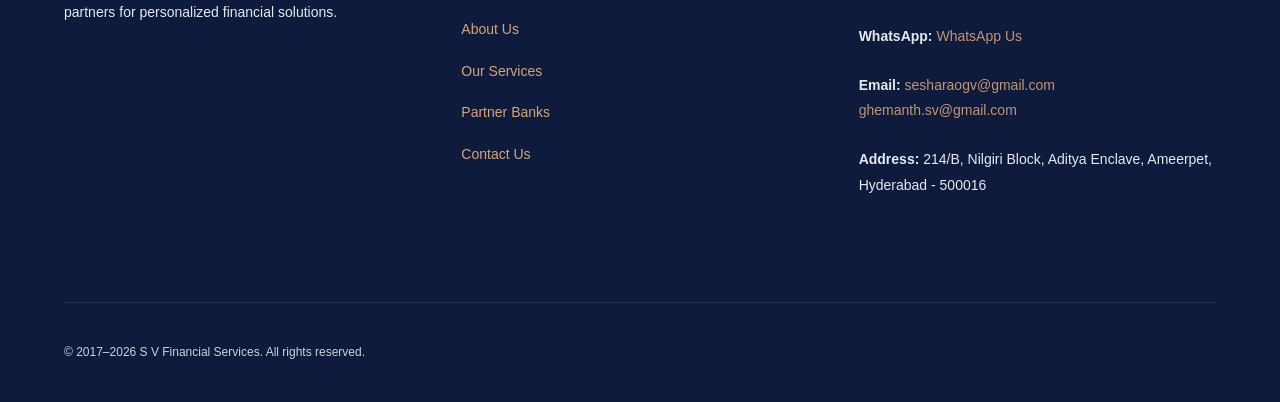
<file: equipment-loans.html>
<!DOCTYPE html>
<html lang="en">
<head>
    <meta charset="UTF-8">
    <meta name="viewport" content="width=device-width, initial-scale=1.0">
    <meta name="description" content="Equipment Loans from S V Financial Services.">
    <meta name="theme-color" content="#0F1B3C">
    <title>Equipment Loans | S V Financial Services</title>
    <link rel="stylesheet" href="style.css">
    <style>
        .business-page {
            padding-top: 60px;
        }

        .business-hero {
            background: linear-gradient(135deg, var(--primary-navy), #1b3764);
            color: var(--primary-white);
            padding: clamp(72px, 11vw, 140px) 0;
        }

        .business-hero-grid {
            display: grid;
            grid-template-columns: 1.05fr 0.95fr;
            gap: var(--spacing-xl);
            align-items: center;
        }

        .business-hero h1 {
            color: var(--primary-white);
            font-size: clamp(42px, 6vw, 68px);
            line-height: 1.08;
            margin-bottom: var(--spacing-md);
        }

        .business-hero p {
            max-width: 620px;
            color: rgba(255, 255, 255, 0.82);
            font-size: 18px;
            line-height: 1.7;
        }

        .business-hero-image {
            width: 100%;
            max-height: 360px;
            object-fit: cover;
            border-radius: 12px;
            box-shadow: var(--shadow-lg);
        }

        .business-hero-cta {
            margin-top: var(--spacing-lg);
            text-align: center;
        }

        .business-section {
            padding: var(--spacing-xl) 0;
        }

        .business-section--soft {
            background: var(--bg-light);
        }

        .business-section h2 {
            color: var(--primary-navy);
            font-size: clamp(30px, 4vw, 44px);
            margin-bottom: var(--spacing-lg);
        }

        .business-section-intro {
            max-width: 700px;
            color: var(--text-light);
            margin-bottom: var(--spacing-lg);
        }

        .business-list,
        .business-help-list {
            display: grid;
            gap: var(--spacing-md);
            list-style: none;
            margin: 0;
            padding: 0;
        }

        .business-list {
            grid-template-columns: repeat(2, minmax(0, 1fr));
        }

        .business-list li,
        .business-help-list li {
            background: var(--primary-white);
            border: 1px solid var(--border-light);
            border-radius: 8px;
            color: var(--text-dark);
            padding: var(--spacing-md) var(--spacing-lg);
        }

        .business-list li::before,
        .business-help-list li::before {
            content: "•";
            color: var(--accent-gold);
            font-weight: 700;
            margin-right: 10px;
        }

        .business-help-list {
            max-width: 820px;
        }

        .business-benefits {
            display: grid;
            grid-template-columns: repeat(4, minmax(0, 1fr));
            gap: var(--spacing-md);
        }

        .business-benefit {
            background: var(--primary-white);
            border-radius: 8px;
            box-shadow: var(--shadow-sm);
            padding: var(--spacing-lg);
        }

        .business-benefit h3 {
            color: var(--primary-navy);
            font-size: 18px;
            margin-bottom: 8px;
        }

        .business-benefit p {
            color: var(--text-light);
            font-size: 14px;
            line-height: 1.6;
        }

        .business-cta {
            background: var(--primary-navy);
            color: var(--primary-white);
            text-align: center;
        }

        .business-cta h2 {
            color: var(--primary-white);
            margin-bottom: var(--spacing-sm);
        }

        .business-cta p {
            color: rgba(255, 255, 255, 0.75);
            margin-bottom: var(--spacing-lg);
        }

        .business-cta-actions {
            display: flex;
            justify-content: center;
            align-items: center;
            flex-wrap: wrap;
            gap: var(--spacing-md);
        }

        .business-call {
            color: var(--primary-white);
            border: 2px solid var(--primary-white);
        }

        .business-disclaimer {
            color: var(--text-light);
            font-size: 13px;
            line-height: 1.6;
            margin-top: var(--spacing-lg);
        }

        @media (max-width: 768px) {
            .business-hero-grid,
            .business-list {
                grid-template-columns: 1fr;
            }

            .business-benefits {
                grid-template-columns: repeat(2, minmax(0, 1fr));
            }
        }

        @media (max-width: 480px) {
            .business-benefits {
                grid-template-columns: 1fr;
            }
        }
    </style>
</head>
<body>
    <header class="header" id="header">
        <div class="header-container">
            <div class="logo">
                <img src="assets/LOGO.png" alt="S V Financial Services Logo" class="logo-img">
                <span class="logo-name">S V Financial Services</span>
            </div>

            <nav class="nav-desktop" id="navDesktop">
                <a href="index.html" class="nav-link">Home</a>
                <a href="about.html" class="nav-link">About Us</a>
                <details class="nav-dropdown">
                    <summary class="nav-link nav-link--dropdown">
                        <span>Our Services</span>
                        <span class="nav-caret" aria-hidden="true">▾</span>
                    </summary>
                    <div class="nav-dropdown-menu">
                        <a href="home-loans.html" class="dropdown-link">Home Loans</a>
                        <a href="business-loans.html" class="dropdown-link">Business Loans</a>
                        <a href="personal-loans.html" class="dropdown-link">Personal Loans</a>
                        <a href="professional-loans.html" class="dropdown-link">Professional Loans</a>
                        <a href="mortgage-loans.html" class="dropdown-link">Mortgage Loans</a>
                        <a href="car-loans.html" class="dropdown-link">Car Loans</a>
                        <a href="commercial-vehicle-loans.html" class="dropdown-link">Commercial Vehicle Loans</a>
                        <a href="cc-bg-loans.html" class="dropdown-link">CC &amp; BG's</a>
                        <a href="education-loans.html" class="dropdown-link">Education Loans</a>
                        <a href="equipment-loans.html" class="dropdown-link">Equipment Loans</a>
                    </div>
                </details>
                <a href="index.html#partners" class="nav-link">Partner Banks</a>
                <a href="index.html#contact-cta" class="nav-link">Contact Us</a>
            </nav>

            <div class="header-actions">
                <a class="btn-primary" href="https://wa.me/919133257272?text=Hi%20S%20V%20Financial%20Services%2C%20I%20am%20interested%20in%20Equipment%20Loans.%20Please%20share%20more%20details." target="_blank" rel="noopener noreferrer">Apply Now</a>
            </div>

            <button class="mobile-menu-btn" id="mobileMenuBtn" aria-label="Open menu">
                <span></span>
                <span></span>
                <span></span>
            </button>
        </div>
    </header>

    <nav class="mobile-menu" id="mobileMenu">
        <div class="mobile-menu-content">
            <button class="close-menu-btn" id="closeMenuBtn">×</button>
            <a href="index.html" class="mobile-menu-link">Home</a>
            <a href="about.html" class="mobile-menu-link">About Us</a>
            <details class="mobile-menu-group">
                <summary class="mobile-menu-link mobile-menu-link--toggle">
                    <span>Our Services</span>
                    <span class="mobile-caret" aria-hidden="true">▾</span>
                </summary>
                <div class="mobile-submenu">
                    <a href="home-loans.html">Home Loans</a>
                    <a href="business-loans.html">Business Loans</a>
                    <a href="personal-loans.html">Personal Loans</a>
                    <a href="professional-loans.html">Professional Loans</a>
                    <a href="mortgage-loans.html">Mortgage Loans</a>
                    <a href="car-loans.html">Car Loans</a>
                    <a href="commercial-vehicle-loans.html">Commercial Vehicle Loans</a>
                    <a href="cc-bg-loans.html">CC &amp; BG's</a>
                    <a href="education-loans.html">Education Loans</a>
                    <a href="equipment-loans.html">Equipment Loans</a>
                </div>
            </details>
            <a href="index.html#partners" class="mobile-menu-link">Partner Banks</a>
            <a href="index.html#contact-cta" class="mobile-menu-link">Contact Us</a>
            <a href="tel:9133257272" class="mobile-menu-link">Call Us</a>
            <a class="btn-primary full-width" href="https://wa.me/919133257272?text=Hi%20S%20V%20Financial%20Services%2C%20I%20am%20interested%20in%20Equipment%20Loans.%20Please%20share%20more%20details." target="_blank" rel="noopener noreferrer">Apply Now</a>
        </div>
    </nav>

    <main class="business-page">
        <section class="business-hero">
            <div class="container business-hero-grid">
                <div>
                    <h1>Equipment Loans</h1>
                    <p>We help businesses and entrepreneurs access finance solutions for machinery, equipment, and operational upgrades that support growth and productivity. At S V Financial Services, we connect you with suitable banking and NBFC partners based on your business profile, equipment requirements, and eligibility.</p>
                </div>
                <img class="business-hero-image" src="assets/loans/Equipment loan.png" alt="Equipment loan">
            </div>
            <div class="container business-hero-cta">
                <a class="btn-primary btn-large" href="https://wa.me/919133257272?text=Hi%20S%20V%20Financial%20Services%2C%20I%20am%20interested%20in%20Equipment%20Loans.%20Please%20share%20more%20details." target="_blank" rel="noopener noreferrer">Apply Now</a>
            </div>
        </section>

        <section class="business-section business-section--soft">
            <div class="container">
                <h2>Who It May Suit</h2>
                <p class="business-section-intro">We support businesses and professionals seeking finance for machinery, tools, and operational assets that are important to their business growth and productivity.</p>
                <ul class="business-list">
                    <li>Businesses planning to buy machinery or industrial equipment</li>
                    <li>Entrepreneurs upgrading technology or production assets</li>
                    <li>Companies seeking finance for business expansion and operations</li>
                    <li>Clients comparing suitable equipment finance options through our network</li>
                </ul>
            </div>
        </section>

        <section class="business-section">
            <div class="container">
                <h2>Key Points to Know</h2>
                <ul class="business-help-list">
                    <li>We review your business profile and equipment requirements to identify suitable finance options from our partner network.</li>
                    <li>Eligibility, documentation, tenure, and repayment terms can vary depending on lender policy and business profile.</li>
                    <li>Our recommendations are based on available options and lender assessment criteria, not guaranteed outcomes.</li>
                    <li>Loan amount, eligibility, interest rate, and approval remain subject to lender assessment and applicable criteria.</li>
                </ul>
            </div>
        </section>

        <section class="business-section business-section--soft">
            <div class="container">
                <h2>Why S V Financial Services</h2>
                <div class="business-benefits">
                    <article class="business-benefit">
                        <h3>Growth-Focused Support</h3>
                        <p>We help align your equipment needs with suitable financing options.</p>
                    </article>
                    <article class="business-benefit">
                        <h3>Practical Advice</h3>
                        <p>We keep the process clear and goal-oriented for businesses.</p>
                    </article>
                    <article class="business-benefit">
                        <h3>Trusted Network</h3>
                        <p>We connect you with relevant banking and NBFC partners.</p>
                    </article>
                    <article class="business-benefit">
                        <h3>Ongoing Help</h3>
                        <p>We stay available to guide you through the next steps.</p>
                    </article>
                </div>
            </div>
        </section>

        <section class="business-section business-cta">
            <div class="container">
                <h2>Explore Equipment Loan Options</h2>
                <p>Speak with our team to understand funding solutions that may suit your business equipment goals.</p>
                <div class="business-cta-actions">
                    <a class="btn-primary btn-large" href="https://wa.me/919133257272?text=Hi%20S%20V%20Financial%20Services%2C%20I%20am%20interested%20in%20Equipment%20Loans.%20Please%20share%20more%20details." target="_blank" rel="noopener noreferrer">Get in Touch</a>
                    <a class="btn-secondary btn-large business-call" href="tel:9133257272">Call Us</a>
                </div>
                <p class="business-disclaimer">Loan amount may differ. Final eligibility, loan amount, interest rate and approval are subject to lender assessment and applicable criteria.</p>
            </div>
        </section>
    </main>

    <footer class="footer">
        <div class="container">
            <div class="footer-grid">
                <div class="footer-column">
                    <h3>S V Financial Services</h3>
                    <p>Established in 2017, connecting you with trusted banking partners for personalized financial solutions.</p>
                </div>
                <div class="footer-column">
                    <h4>Quick Links</h4>
                    <ul>
                        <li><a href="index.html">Home</a></li>
                        <li><a href="about.html">About Us</a></li>
                        <li><a href="index.html#services">Our Services</a></li>
                        <li><a href="index.html#partners">Partner Banks</a></li>
                        <li><a href="index.html#contact-cta">Contact Us</a></li>
                    </ul>
                </div>
                <div class="footer-column">
                    <h4>Contact</h4>
                    <p><strong>Phone:</strong> <a href="tel:9133257272">9133257272</a></p>
                    <p><strong>WhatsApp:</strong> <a href="https://wa.me/919133257272">WhatsApp Us</a></p>
                    <p><strong>Email:</strong> <a href="mailto:sesharaogv@gmail.com">sesharaogv@gmail.com</a><br><a href="mailto:ghemanth.sv@gmail.com">ghemanth.sv@gmail.com</a></p>
                    <p><strong>Address:</strong> 214/B, Nilgiri Block, Aditya Enclave, Ameerpet, Hyderabad - 500016</p>
                </div>
            </div>
            <div class="footer-bottom">
                <p>&copy; 2017–<span id="year"></span> S V Financial Services. All rights reserved.</p>
            </div>
        </div>
    </footer>

    <script src="script.js"></script>
</body>
</html>
</file>
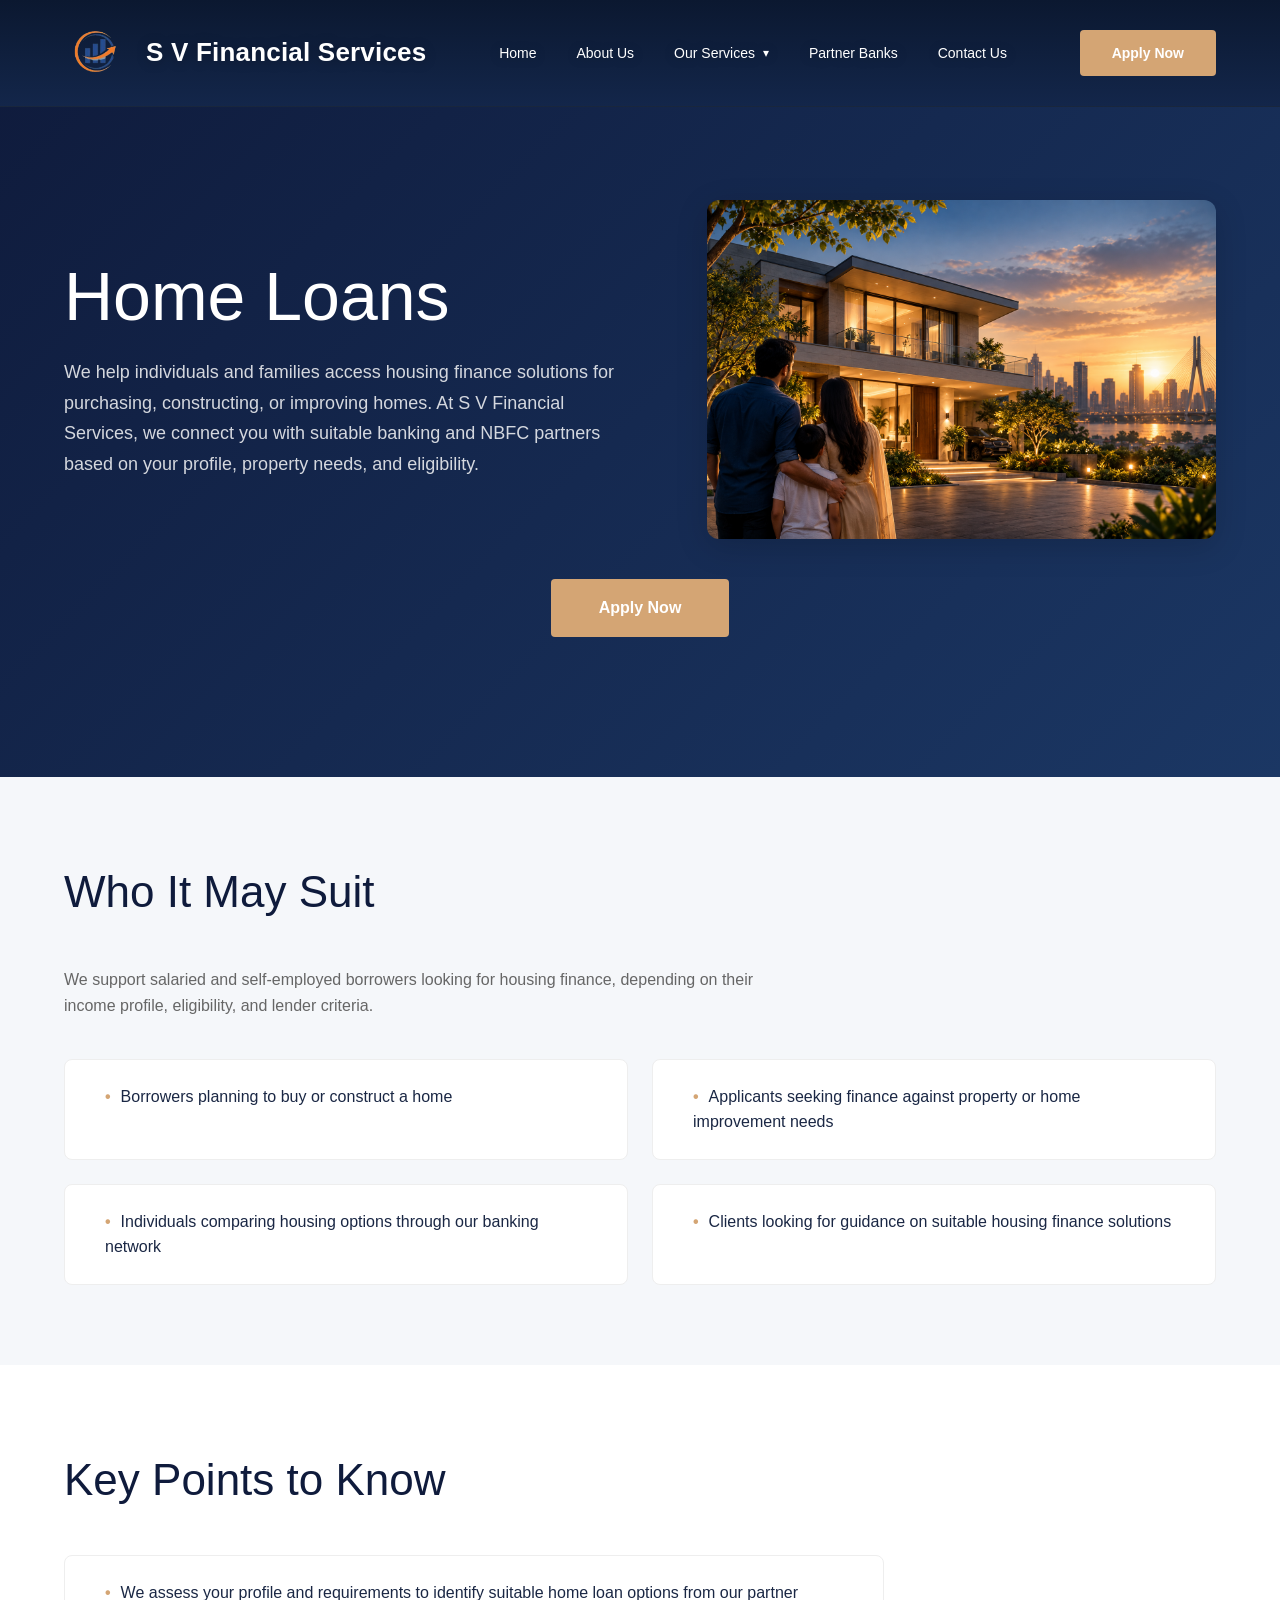
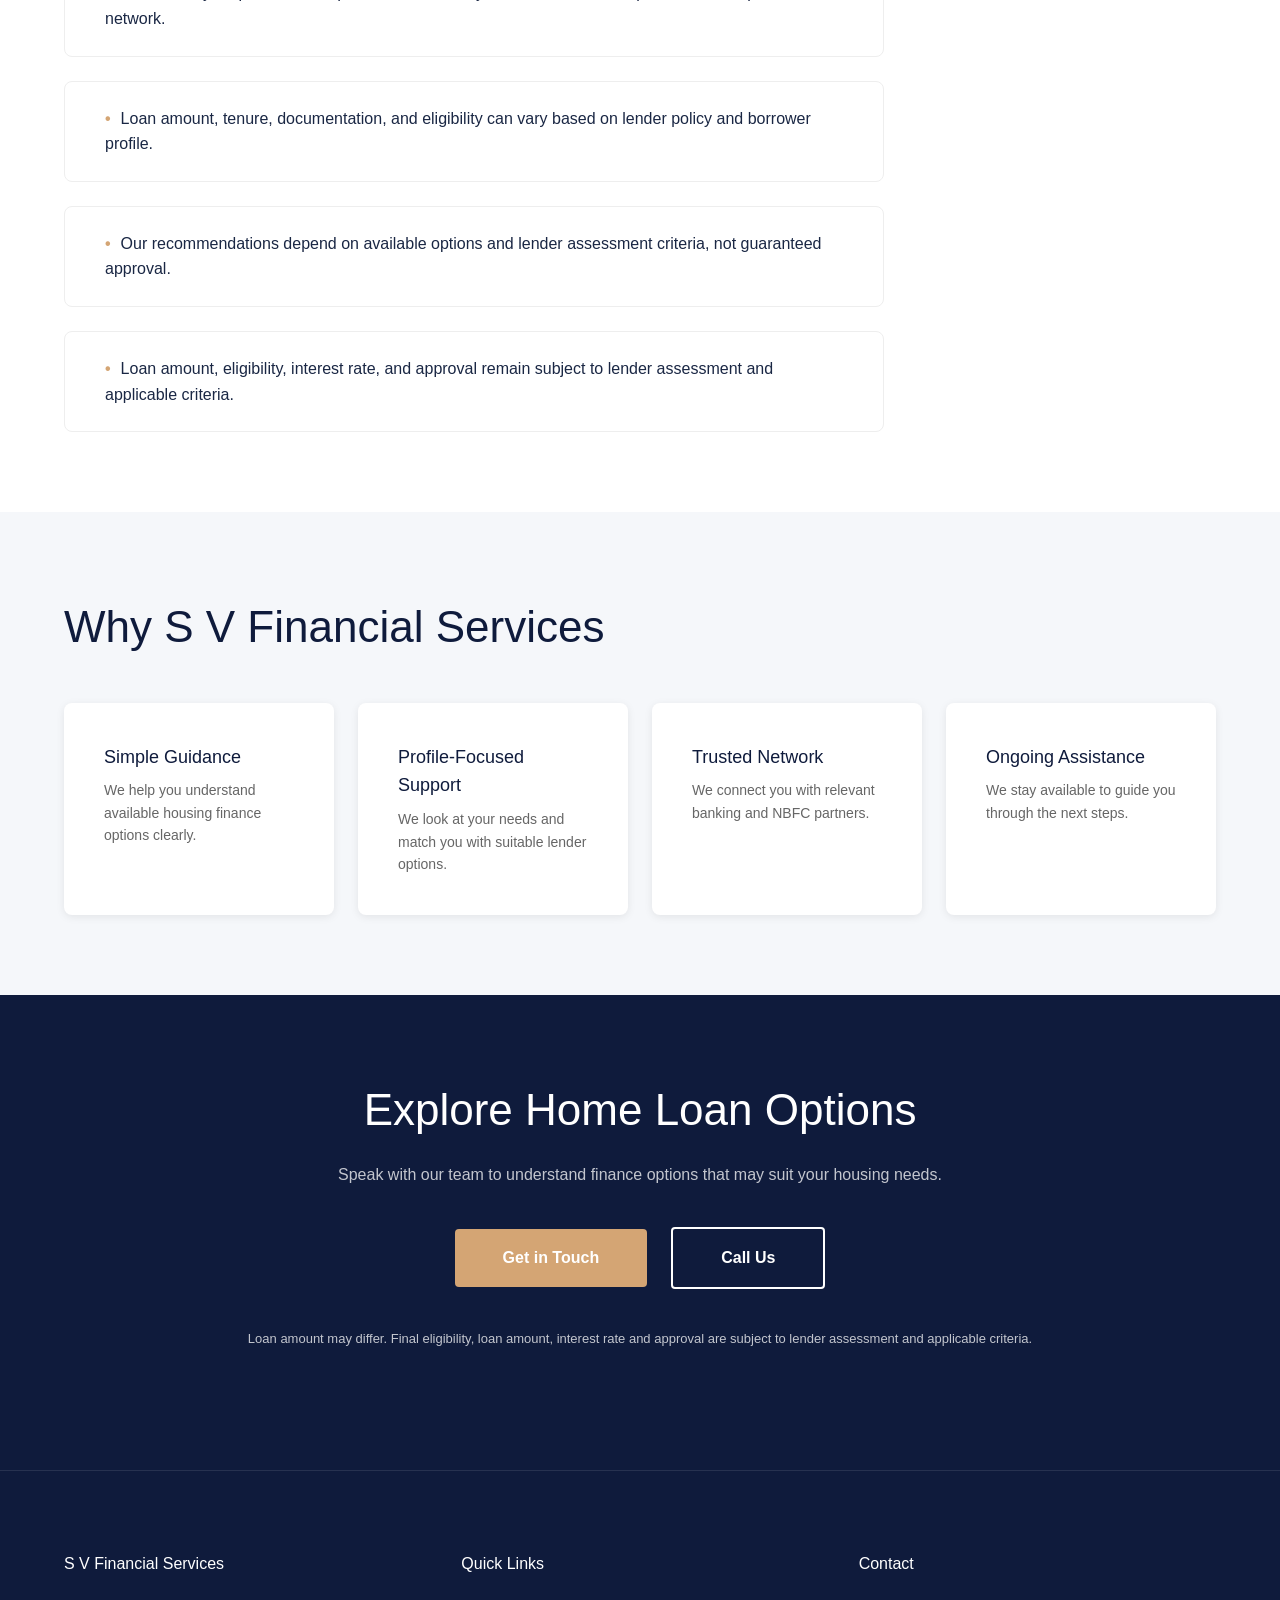
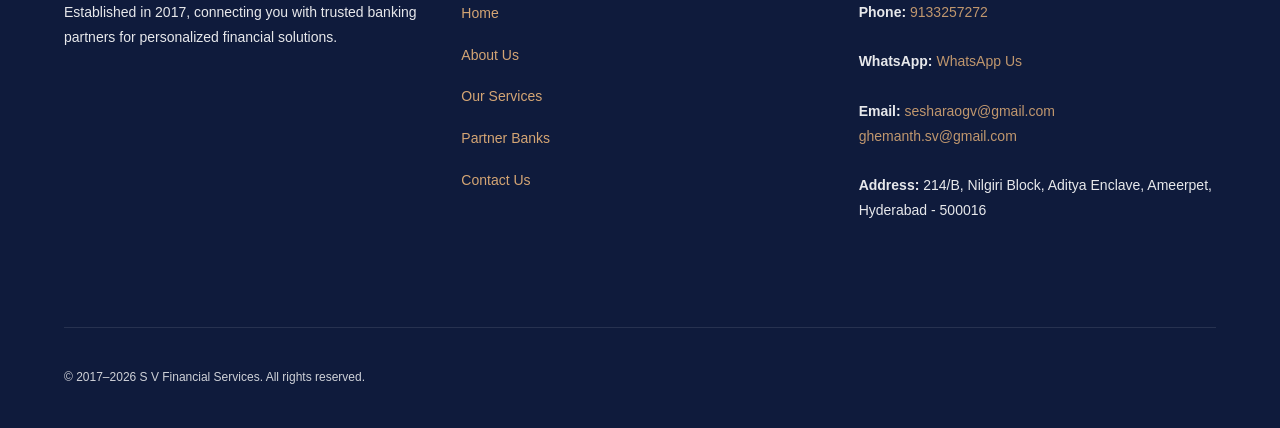
<file: home-loans.html>
<!DOCTYPE html>
<html lang="en">
<head>
    <meta charset="UTF-8">
    <meta name="viewport" content="width=device-width, initial-scale=1.0">
    <meta name="description" content="Home Loans from S V Financial Services.">
    <meta name="theme-color" content="#0F1B3C">
    <title>Home Loans | S V Financial Services</title>
    <link rel="stylesheet" href="style.css">
    <style>
        .business-page {
            padding-top: 60px;
        }

        .business-hero {
            background: linear-gradient(135deg, var(--primary-navy), #1b3764);
            color: var(--primary-white);
            padding: clamp(72px, 11vw, 140px) 0;
        }

        .business-hero-grid {
            display: grid;
            grid-template-columns: 1.05fr 0.95fr;
            gap: var(--spacing-xl);
            align-items: center;
        }

        .business-hero h1 {
            color: var(--primary-white);
            font-size: clamp(42px, 6vw, 68px);
            line-height: 1.08;
            margin-bottom: var(--spacing-md);
        }

        .business-hero p {
            max-width: 620px;
            color: rgba(255, 255, 255, 0.82);
            font-size: 18px;
            line-height: 1.7;
        }

        .business-hero-image {
            width: 100%;
            max-height: 360px;
            object-fit: cover;
            border-radius: 12px;
            box-shadow: var(--shadow-lg);
        }

        .business-hero-cta {
            margin-top: var(--spacing-lg);
            text-align: center;
        }

        .business-section {
            padding: var(--spacing-xl) 0;
        }

        .business-section--soft {
            background: var(--bg-light);
        }

        .business-section h2 {
            color: var(--primary-navy);
            font-size: clamp(30px, 4vw, 44px);
            margin-bottom: var(--spacing-lg);
        }

        .business-section-intro {
            max-width: 700px;
            color: var(--text-light);
            margin-bottom: var(--spacing-lg);
        }

        .business-list,
        .business-help-list {
            display: grid;
            gap: var(--spacing-md);
            list-style: none;
            margin: 0;
            padding: 0;
        }

        .business-list {
            grid-template-columns: repeat(2, minmax(0, 1fr));
        }

        .business-list li,
        .business-help-list li {
            background: var(--primary-white);
            border: 1px solid var(--border-light);
            border-radius: 8px;
            color: var(--text-dark);
            padding: var(--spacing-md) var(--spacing-lg);
        }

        .business-list li::before,
        .business-help-list li::before {
            content: "•";
            color: var(--accent-gold);
            font-weight: 700;
            margin-right: 10px;
        }

        .business-help-list {
            max-width: 820px;
        }

        .business-benefits {
            display: grid;
            grid-template-columns: repeat(4, minmax(0, 1fr));
            gap: var(--spacing-md);
        }

        .business-benefit {
            background: var(--primary-white);
            border-radius: 8px;
            box-shadow: var(--shadow-sm);
            padding: var(--spacing-lg);
        }

        .business-benefit h3 {
            color: var(--primary-navy);
            font-size: 18px;
            margin-bottom: 8px;
        }

        .business-benefit p {
            color: var(--text-light);
            font-size: 14px;
            line-height: 1.6;
        }

        .business-cta {
            background: var(--primary-navy);
            color: var(--primary-white);
            text-align: center;
        }

        .business-cta h2 {
            color: var(--primary-white);
            margin-bottom: var(--spacing-sm);
        }

        .business-cta p {
            color: rgba(255, 255, 255, 0.75);
            margin-bottom: var(--spacing-lg);
        }

        .business-cta-actions {
            display: flex;
            justify-content: center;
            align-items: center;
            flex-wrap: wrap;
            gap: var(--spacing-md);
        }

        .business-call {
            color: var(--primary-white);
            border: 2px solid var(--primary-white);
        }

        .business-disclaimer {
            color: var(--text-light);
            font-size: 13px;
            line-height: 1.6;
            margin-top: var(--spacing-lg);
        }

        @media (max-width: 768px) {
            .business-hero-grid,
            .business-list {
                grid-template-columns: 1fr;
            }

            .business-benefits {
                grid-template-columns: repeat(2, minmax(0, 1fr));
            }
        }

        @media (max-width: 480px) {
            .business-benefits {
                grid-template-columns: 1fr;
            }
        }
    </style>
</head>
<body>
    <header class="header" id="header">
        <div class="header-container">
            <div class="logo">
                <img src="assets/LOGO.png" alt="S V Financial Services Logo" class="logo-img">
                <span class="logo-name">S V Financial Services</span>
            </div>

            <nav class="nav-desktop" id="navDesktop">
                <a href="index.html" class="nav-link">Home</a>
                <a href="about.html" class="nav-link">About Us</a>
                <details class="nav-dropdown">
                    <summary class="nav-link nav-link--dropdown">
                        <span>Our Services</span>
                        <span class="nav-caret" aria-hidden="true">▾</span>
                    </summary>
                    <div class="nav-dropdown-menu">
                        <a href="home-loans.html" class="dropdown-link">Home Loans</a>
                        <a href="business-loans.html" class="dropdown-link">Business Loans</a>
                        <a href="personal-loans.html" class="dropdown-link">Personal Loans</a>
                        <a href="professional-loans.html" class="dropdown-link">Professional Loans</a>
                        <a href="mortgage-loans.html" class="dropdown-link">Mortgage Loans</a>
                        <a href="car-loans.html" class="dropdown-link">Car Loans</a>
                        <a href="commercial-vehicle-loans.html" class="dropdown-link">Commercial Vehicle Loans</a>
                        <a href="cc-bg-loans.html" class="dropdown-link">CC &amp; BG's</a>
                        <a href="education-loans.html" class="dropdown-link">Education Loans</a>
                        <a href="equipment-loans.html" class="dropdown-link">Equipment Loans</a>
                    </div>
                </details>
                <a href="index.html#partners" class="nav-link">Partner Banks</a>
                <a href="index.html#contact-cta" class="nav-link">Contact Us</a>
            </nav>

            <div class="header-actions">
                <a class="btn-primary" href="https://wa.me/919133257272?text=Hi%20S%20V%20Financial%20Services%2C%20I%20am%20interested%20in%20Home%20Loans.%20Please%20share%20more%20details." target="_blank" rel="noopener noreferrer">Apply Now</a>
            </div>

            <button class="mobile-menu-btn" id="mobileMenuBtn" aria-label="Open menu">
                <span></span>
                <span></span>
                <span></span>
            </button>
        </div>
    </header>

    <nav class="mobile-menu" id="mobileMenu">
        <div class="mobile-menu-content">
            <button class="close-menu-btn" id="closeMenuBtn">×</button>
            <a href="index.html" class="mobile-menu-link">Home</a>
            <a href="about.html" class="mobile-menu-link">About Us</a>
            <details class="mobile-menu-group">
                <summary class="mobile-menu-link mobile-menu-link--toggle">
                    <span>Our Services</span>
                    <span class="mobile-caret" aria-hidden="true">▾</span>
                </summary>
                <div class="mobile-submenu">
                    <a href="home-loans.html">Home Loans</a>
                    <a href="business-loans.html">Business Loans</a>
                    <a href="personal-loans.html">Personal Loans</a>
                    <a href="professional-loans.html">Professional Loans</a>
                    <a href="mortgage-loans.html">Mortgage Loans</a>
                    <a href="car-loans.html">Car Loans</a>
                    <a href="commercial-vehicle-loans.html">Commercial Vehicle Loans</a>
                    <a href="cc-bg-loans.html">CC &amp; BG's</a>
                    <a href="education-loans.html">Education Loans</a>
                    <a href="equipment-loans.html">Equipment Loans</a>
                </div>
            </details>
            <a href="index.html#partners" class="mobile-menu-link">Partner Banks</a>
            <a href="index.html#contact-cta" class="mobile-menu-link">Contact Us</a>
            <a href="tel:9133257272" class="mobile-menu-link">Call Us</a>
            <a class="btn-primary full-width" href="https://wa.me/919133257272?text=Hi%20S%20V%20Financial%20Services%2C%20I%20am%20interested%20in%20Home%20Loans.%20Please%20share%20more%20details." target="_blank" rel="noopener noreferrer">Apply Now</a>
        </div>
    </nav>

    <main class="business-page">
        <section class="business-hero">
            <div class="container business-hero-grid">
                <div>
                    <h1>Home Loans</h1>
                    <p>We help individuals and families access housing finance solutions for purchasing, constructing, or improving homes. At S V Financial Services, we connect you with suitable banking and NBFC partners based on your profile, property needs, and eligibility.</p>
                </div>
                <img class="business-hero-image" src="assets/loans/Home loan.png" alt="Home loan">
            </div>
            <div class="container business-hero-cta">
                <a class="btn-primary btn-large" href="https://wa.me/919133257272?text=Hi%20S%20V%20Financial%20Services%2C%20I%20am%20interested%20in%20Home%20Loans.%20Please%20share%20more%20details." target="_blank" rel="noopener noreferrer">Apply Now</a>
            </div>
        </section>

        <section class="business-section business-section--soft">
            <div class="container">
                <h2>Who It May Suit</h2>
                <p class="business-section-intro">We support salaried and self-employed borrowers looking for housing finance, depending on their income profile, eligibility, and lender criteria.</p>
                <ul class="business-list">
                    <li>Borrowers planning to buy or construct a home</li>
                    <li>Applicants seeking finance against property or home improvement needs</li>
                    <li>Individuals comparing housing options through our banking network</li>
                    <li>Clients looking for guidance on suitable housing finance solutions</li>
                </ul>
            </div>
        </section>

        <section class="business-section">
            <div class="container">
                <h2>Key Points to Know</h2>
                <ul class="business-help-list">
                    <li>We assess your profile and requirements to identify suitable home loan options from our partner network.</li>
                    <li>Loan amount, tenure, documentation, and eligibility can vary based on lender policy and borrower profile.</li>
                    <li>Our recommendations depend on available options and lender assessment criteria, not guaranteed approval.</li>
                    <li>Loan amount, eligibility, interest rate, and approval remain subject to lender assessment and applicable criteria.</li>
                </ul>
            </div>
        </section>

        <section class="business-section business-section--soft">
            <div class="container">
                <h2>Why S V Financial Services</h2>
                <div class="business-benefits">
                    <article class="business-benefit">
                        <h3>Simple Guidance</h3>
                        <p>We help you understand available housing finance options clearly.</p>
                    </article>
                    <article class="business-benefit">
                        <h3>Profile-Focused Support</h3>
                        <p>We look at your needs and match you with suitable lender options.</p>
                    </article>
                    <article class="business-benefit">
                        <h3>Trusted Network</h3>
                        <p>We connect you with relevant banking and NBFC partners.</p>
                    </article>
                    <article class="business-benefit">
                        <h3>Ongoing Assistance</h3>
                        <p>We stay available to guide you through the next steps.</p>
                    </article>
                </div>
            </div>
        </section>

        <section class="business-section business-cta">
            <div class="container">
                <h2>Explore Home Loan Options</h2>
                <p>Speak with our team to understand finance options that may suit your housing needs.</p>
                <div class="business-cta-actions">
                    <a class="btn-primary btn-large" href="https://wa.me/919133257272?text=Hi%20S%20V%20Financial%20Services%2C%20I%20am%20interested%20in%20Home%20Loans.%20Please%20share%20more%20details." target="_blank" rel="noopener noreferrer">Get in Touch</a>
                    <a class="btn-secondary btn-large business-call" href="tel:9133257272">Call Us</a>
                </div>
                <p class="business-disclaimer">Loan amount may differ. Final eligibility, loan amount, interest rate and approval are subject to lender assessment and applicable criteria.</p>
            </div>
        </section>
    </main>

    <footer class="footer">
        <div class="container">
            <div class="footer-grid">
                <div class="footer-column">
                    <h3>S V Financial Services</h3>
                    <p>Established in 2017, connecting you with trusted banking partners for personalized financial solutions.</p>
                </div>
                <div class="footer-column">
                    <h4>Quick Links</h4>
                    <ul>
                        <li><a href="index.html">Home</a></li>
                        <li><a href="about.html">About Us</a></li>
                        <li><a href="index.html#services">Our Services</a></li>
                        <li><a href="index.html#partners">Partner Banks</a></li>
                        <li><a href="index.html#contact-cta">Contact Us</a></li>
                    </ul>
                </div>
                <div class="footer-column">
                    <h4>Contact</h4>
                    <p><strong>Phone:</strong> <a href="tel:9133257272">9133257272</a></p>
                    <p><strong>WhatsApp:</strong> <a href="https://wa.me/919133257272">WhatsApp Us</a></p>
                    <p><strong>Email:</strong> <a href="mailto:sesharaogv@gmail.com">sesharaogv@gmail.com</a><br><a href="mailto:ghemanth.sv@gmail.com">ghemanth.sv@gmail.com</a></p>
                    <p><strong>Address:</strong> 214/B, Nilgiri Block, Aditya Enclave, Ameerpet, Hyderabad - 500016</p>
                </div>
            </div>
            <div class="footer-bottom">
                <p>&copy; 2017–<span id="year"></span> S V Financial Services. All rights reserved.</p>
            </div>
        </div>
    </footer>

    <script src="script.js"></script>
</body>
</html>
</file>
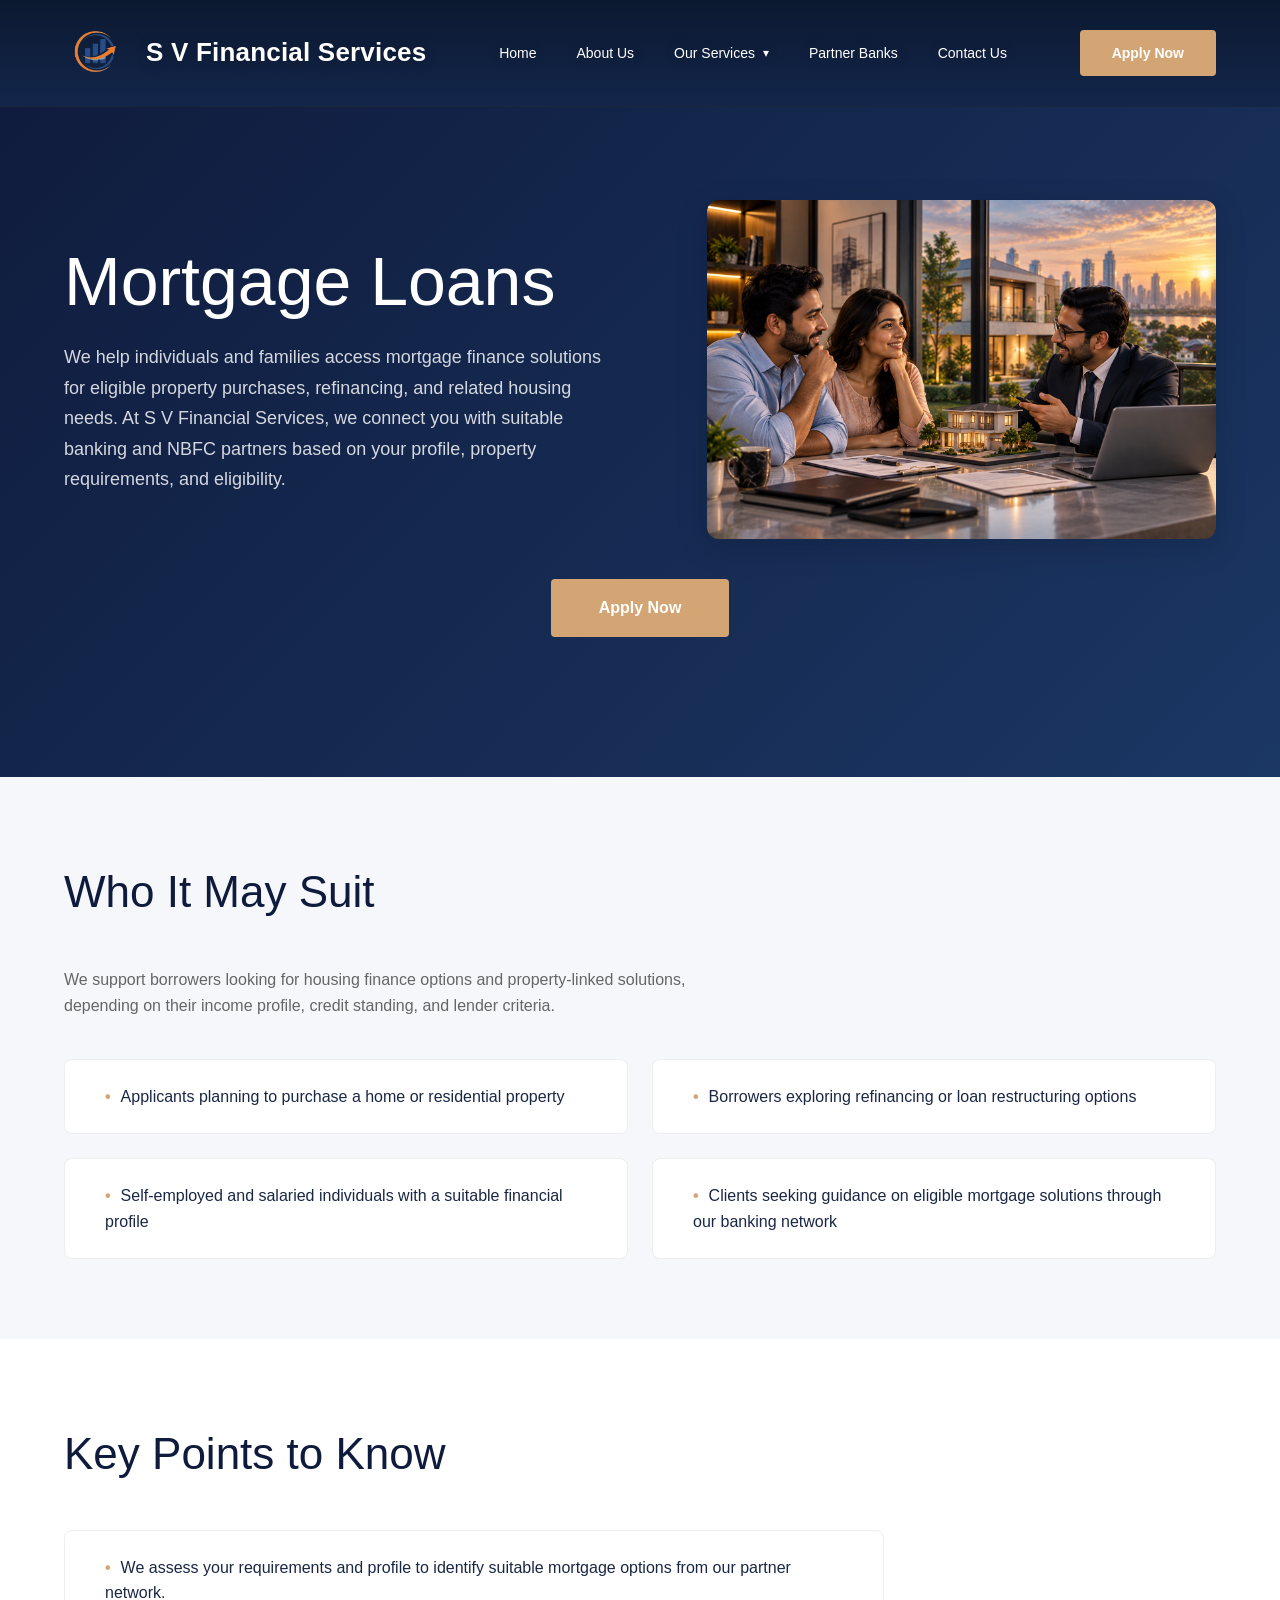
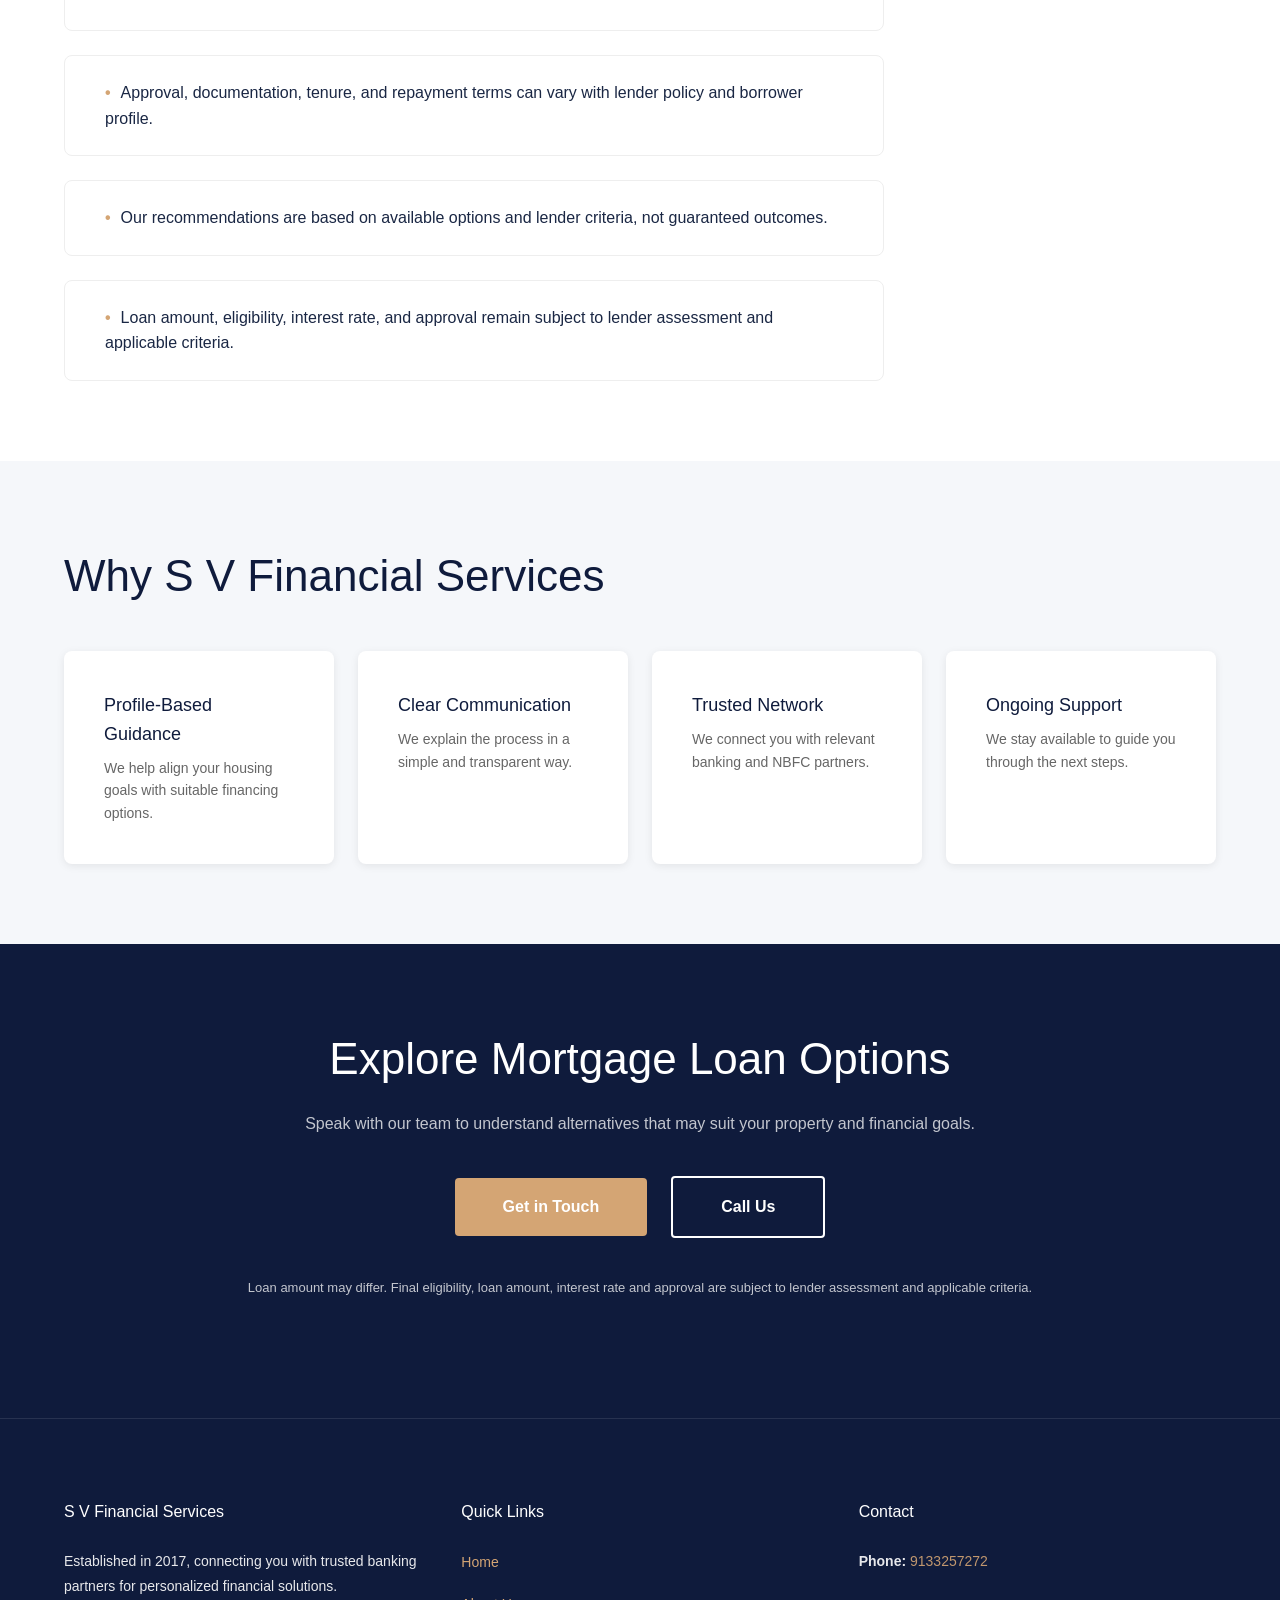
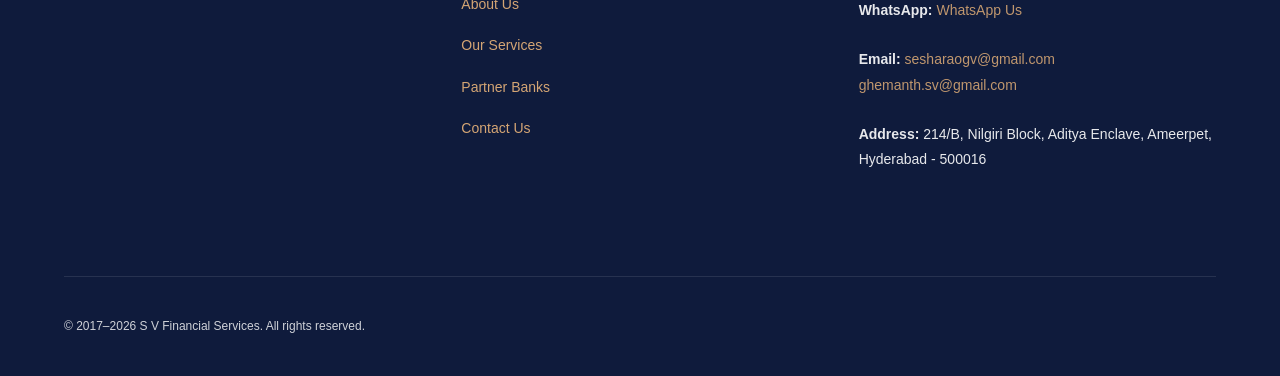
<file: mortgage-loans.html>
<!DOCTYPE html>
<html lang="en">
<head>
    <meta charset="UTF-8">
    <meta name="viewport" content="width=device-width, initial-scale=1.0">
    <meta name="description" content="Mortgage Loans from S V Financial Services.">
    <meta name="theme-color" content="#0F1B3C">
    <title>Mortgage Loans | S V Financial Services</title>
    <link rel="stylesheet" href="style.css">
    <style>
        .business-page {
            padding-top: 60px;
        }

        .business-hero {
            background: linear-gradient(135deg, var(--primary-navy), #1b3764);
            color: var(--primary-white);
            padding: clamp(72px, 11vw, 140px) 0;
        }

        .business-hero-grid {
            display: grid;
            grid-template-columns: 1.05fr 0.95fr;
            gap: var(--spacing-xl);
            align-items: center;
        }

        .business-hero h1 {
            color: var(--primary-white);
            font-size: clamp(42px, 6vw, 68px);
            line-height: 1.08;
            margin-bottom: var(--spacing-md);
        }

        .business-hero p {
            max-width: 620px;
            color: rgba(255, 255, 255, 0.82);
            font-size: 18px;
            line-height: 1.7;
        }

        .business-hero-image {
            width: 100%;
            max-height: 360px;
            object-fit: cover;
            border-radius: 12px;
            box-shadow: var(--shadow-lg);
        }

        .business-hero-cta {
            margin-top: var(--spacing-lg);
            text-align: center;
        }

        .business-section {
            padding: var(--spacing-xl) 0;
        }

        .business-section--soft {
            background: var(--bg-light);
        }

        .business-section h2 {
            color: var(--primary-navy);
            font-size: clamp(30px, 4vw, 44px);
            margin-bottom: var(--spacing-lg);
        }

        .business-section-intro {
            max-width: 700px;
            color: var(--text-light);
            margin-bottom: var(--spacing-lg);
        }

        .business-list,
        .business-help-list {
            display: grid;
            gap: var(--spacing-md);
            list-style: none;
            margin: 0;
            padding: 0;
        }

        .business-list {
            grid-template-columns: repeat(2, minmax(0, 1fr));
        }

        .business-list li,
        .business-help-list li {
            background: var(--primary-white);
            border: 1px solid var(--border-light);
            border-radius: 8px;
            color: var(--text-dark);
            padding: var(--spacing-md) var(--spacing-lg);
        }

        .business-list li::before,
        .business-help-list li::before {
            content: "•";
            color: var(--accent-gold);
            font-weight: 700;
            margin-right: 10px;
        }

        .business-help-list {
            max-width: 820px;
        }

        .business-benefits {
            display: grid;
            grid-template-columns: repeat(4, minmax(0, 1fr));
            gap: var(--spacing-md);
        }

        .business-benefit {
            background: var(--primary-white);
            border-radius: 8px;
            box-shadow: var(--shadow-sm);
            padding: var(--spacing-lg);
        }

        .business-benefit h3 {
            color: var(--primary-navy);
            font-size: 18px;
            margin-bottom: 8px;
        }

        .business-benefit p {
            color: var(--text-light);
            font-size: 14px;
            line-height: 1.6;
        }

        .business-cta {
            background: var(--primary-navy);
            color: var(--primary-white);
            text-align: center;
        }

        .business-cta h2 {
            color: var(--primary-white);
            margin-bottom: var(--spacing-sm);
        }

        .business-cta p {
            color: rgba(255, 255, 255, 0.75);
            margin-bottom: var(--spacing-lg);
        }

        .business-cta-actions {
            display: flex;
            justify-content: center;
            align-items: center;
            flex-wrap: wrap;
            gap: var(--spacing-md);
        }

        .business-call {
            color: var(--primary-white);
            border: 2px solid var(--primary-white);
        }

        .business-disclaimer {
            color: var(--text-light);
            font-size: 13px;
            line-height: 1.6;
            margin-top: var(--spacing-lg);
        }

        @media (max-width: 768px) {
            .business-hero-grid,
            .business-list {
                grid-template-columns: 1fr;
            }

            .business-benefits {
                grid-template-columns: repeat(2, minmax(0, 1fr));
            }
        }

        @media (max-width: 480px) {
            .business-benefits {
                grid-template-columns: 1fr;
            }
        }
    </style>
</head>
<body>
    <header class="header" id="header">
        <div class="header-container">
            <div class="logo">
                <img src="assets/LOGO.png" alt="S V Financial Services Logo" class="logo-img">
                <span class="logo-name">S V Financial Services</span>
            </div>

            <nav class="nav-desktop" id="navDesktop">
                <a href="index.html" class="nav-link">Home</a>
                <a href="about.html" class="nav-link">About Us</a>
                <details class="nav-dropdown">
                    <summary class="nav-link nav-link--dropdown">
                        <span>Our Services</span>
                        <span class="nav-caret" aria-hidden="true">▾</span>
                    </summary>
                    <div class="nav-dropdown-menu">
                        <a href="home-loans.html" class="dropdown-link">Home Loans</a>
                        <a href="business-loans.html" class="dropdown-link">Business Loans</a>
                        <a href="personal-loans.html" class="dropdown-link">Personal Loans</a>
                        <a href="professional-loans.html" class="dropdown-link">Professional Loans</a>
                        <a href="mortgage-loans.html" class="dropdown-link">Mortgage Loans</a>
                        <a href="car-loans.html" class="dropdown-link">Car Loans</a>
                        <a href="commercial-vehicle-loans.html" class="dropdown-link">Commercial Vehicle Loans</a>
                        <a href="cc-bg-loans.html" class="dropdown-link">CC &amp; BG's</a>
                        <a href="education-loans.html" class="dropdown-link">Education Loans</a>
                        <a href="equipment-loans.html" class="dropdown-link">Equipment Loans</a>
                    </div>
                </details>
                <a href="index.html#partners" class="nav-link">Partner Banks</a>
                <a href="index.html#contact-cta" class="nav-link">Contact Us</a>
            </nav>

            <div class="header-actions">
                <a class="btn-primary" href="https://wa.me/919133257272?text=Hi%20S%20V%20Financial%20Services%2C%20I%20am%20interested%20in%20Mortgage%20Loans.%20Please%20share%20more%20details." target="_blank" rel="noopener noreferrer">Apply Now</a>
            </div>

            <button class="mobile-menu-btn" id="mobileMenuBtn" aria-label="Open menu">
                <span></span>
                <span></span>
                <span></span>
            </button>
        </div>
    </header>

    <nav class="mobile-menu" id="mobileMenu">
        <div class="mobile-menu-content">
            <button class="close-menu-btn" id="closeMenuBtn">×</button>
            <a href="index.html" class="mobile-menu-link">Home</a>
            <a href="about.html" class="mobile-menu-link">About Us</a>
            <details class="mobile-menu-group">
                <summary class="mobile-menu-link mobile-menu-link--toggle">
                    <span>Our Services</span>
                    <span class="mobile-caret" aria-hidden="true">▾</span>
                </summary>
                <div class="mobile-submenu">
                    <a href="home-loans.html">Home Loans</a>
                    <a href="business-loans.html">Business Loans</a>
                    <a href="personal-loans.html">Personal Loans</a>
                    <a href="professional-loans.html">Professional Loans</a>
                    <a href="mortgage-loans.html">Mortgage Loans</a>
                    <a href="car-loans.html">Car Loans</a>
                    <a href="commercial-vehicle-loans.html">Commercial Vehicle Loans</a>
                    <a href="cc-bg-loans.html">CC &amp; BG's</a>
                    <a href="education-loans.html">Education Loans</a>
                    <a href="equipment-loans.html">Equipment Loans</a>
                </div>
            </details>
            <a href="index.html#partners" class="mobile-menu-link">Partner Banks</a>
            <a href="index.html#contact-cta" class="mobile-menu-link">Contact Us</a>
            <a href="tel:9133257272" class="mobile-menu-link">Call Us</a>
            <a class="btn-primary full-width" href="https://wa.me/919133257272?text=Hi%20S%20V%20Financial%20Services%2C%20I%20am%20interested%20in%20Mortgage%20Loans.%20Please%20share%20more%20details." target="_blank" rel="noopener noreferrer">Apply Now</a>
        </div>
    </nav>

    <main class="business-page">
        <section class="business-hero">
            <div class="container business-hero-grid">
                <div>
                    <h1>Mortgage Loans</h1>
                    <p>We help individuals and families access mortgage finance solutions for eligible property purchases, refinancing, and related housing needs. At S V Financial Services, we connect you with suitable banking and NBFC partners based on your profile, property requirements, and eligibility.</p>
                </div>
                <img class="business-hero-image" src="assets/loans/Mortgage loan.png" alt="Mortgage loan">
            </div>
            <div class="container business-hero-cta">
                <a class="btn-primary btn-large" href="https://wa.me/919133257272?text=Hi%20S%20V%20Financial%20Services%2C%20I%20am%20interested%20in%20Mortgage%20Loans.%20Please%20share%20more%20details." target="_blank" rel="noopener noreferrer">Apply Now</a>
            </div>
        </section>

        <section class="business-section business-section--soft">
            <div class="container">
                <h2>Who It May Suit</h2>
                <p class="business-section-intro">We support borrowers looking for housing finance options and property-linked solutions, depending on their income profile, credit standing, and lender criteria.</p>
                <ul class="business-list">
                    <li>Applicants planning to purchase a home or residential property</li>
                    <li>Borrowers exploring refinancing or loan restructuring options</li>
                    <li>Self-employed and salaried individuals with a suitable financial profile</li>
                    <li>Clients seeking guidance on eligible mortgage solutions through our banking network</li>
                </ul>
            </div>
        </section>

        <section class="business-section">
            <div class="container">
                <h2>Key Points to Know</h2>
                <ul class="business-help-list">
                    <li>We assess your requirements and profile to identify suitable mortgage options from our partner network.</li>
                    <li>Approval, documentation, tenure, and repayment terms can vary with lender policy and borrower profile.</li>
                    <li>Our recommendations are based on available options and lender criteria, not guaranteed outcomes.</li>
                    <li>Loan amount, eligibility, interest rate, and approval remain subject to lender assessment and applicable criteria.</li>
                </ul>
            </div>
        </section>

        <section class="business-section business-section--soft">
            <div class="container">
                <h2>Why S V Financial Services</h2>
                <div class="business-benefits">
                    <article class="business-benefit">
                        <h3>Profile-Based Guidance</h3>
                        <p>We help align your housing goals with suitable financing options.</p>
                    </article>
                    <article class="business-benefit">
                        <h3>Clear Communication</h3>
                        <p>We explain the process in a simple and transparent way.</p>
                    </article>
                    <article class="business-benefit">
                        <h3>Trusted Network</h3>
                        <p>We connect you with relevant banking and NBFC partners.</p>
                    </article>
                    <article class="business-benefit">
                        <h3>Ongoing Support</h3>
                        <p>We stay available to guide you through the next steps.</p>
                    </article>
                </div>
            </div>
        </section>

        <section class="business-section business-cta">
            <div class="container">
                <h2>Explore Mortgage Loan Options</h2>
                <p>Speak with our team to understand alternatives that may suit your property and financial goals.</p>
                <div class="business-cta-actions">
                    <a class="btn-primary btn-large" href="https://wa.me/919133257272?text=Hi%20S%20V%20Financial%20Services%2C%20I%20am%20interested%20in%20Mortgage%20Loans.%20Please%20share%20more%20details." target="_blank" rel="noopener noreferrer">Get in Touch</a>
                    <a class="btn-secondary btn-large business-call" href="tel:9133257272">Call Us</a>
                </div>
                <p class="business-disclaimer">Loan amount may differ. Final eligibility, loan amount, interest rate and approval are subject to lender assessment and applicable criteria.</p>
            </div>
        </section>
    </main>

    <footer class="footer">
        <div class="container">
            <div class="footer-grid">
                <div class="footer-column">
                    <h3>S V Financial Services</h3>
                    <p>Established in 2017, connecting you with trusted banking partners for personalized financial solutions.</p>
                </div>
                <div class="footer-column">
                    <h4>Quick Links</h4>
                    <ul>
                        <li><a href="index.html">Home</a></li>
                        <li><a href="about.html">About Us</a></li>
                        <li><a href="index.html#services">Our Services</a></li>
                        <li><a href="index.html#partners">Partner Banks</a></li>
                        <li><a href="index.html#contact-cta">Contact Us</a></li>
                    </ul>
                </div>
                <div class="footer-column">
                    <h4>Contact</h4>
                    <p><strong>Phone:</strong> <a href="tel:9133257272">9133257272</a></p>
                    <p><strong>WhatsApp:</strong> <a href="https://wa.me/919133257272">WhatsApp Us</a></p>
                    <p><strong>Email:</strong> <a href="mailto:sesharaogv@gmail.com">sesharaogv@gmail.com</a><br><a href="mailto:ghemanth.sv@gmail.com">ghemanth.sv@gmail.com</a></p>
                    <p><strong>Address:</strong> 214/B, Nilgiri Block, Aditya Enclave, Ameerpet, Hyderabad - 500016</p>
                </div>
            </div>
            <div class="footer-bottom">
                <p>&copy; 2017–<span id="year"></span> S V Financial Services. All rights reserved.</p>
            </div>
        </div>
    </footer>

    <script src="script.js"></script>
</body>
</html>
</file>
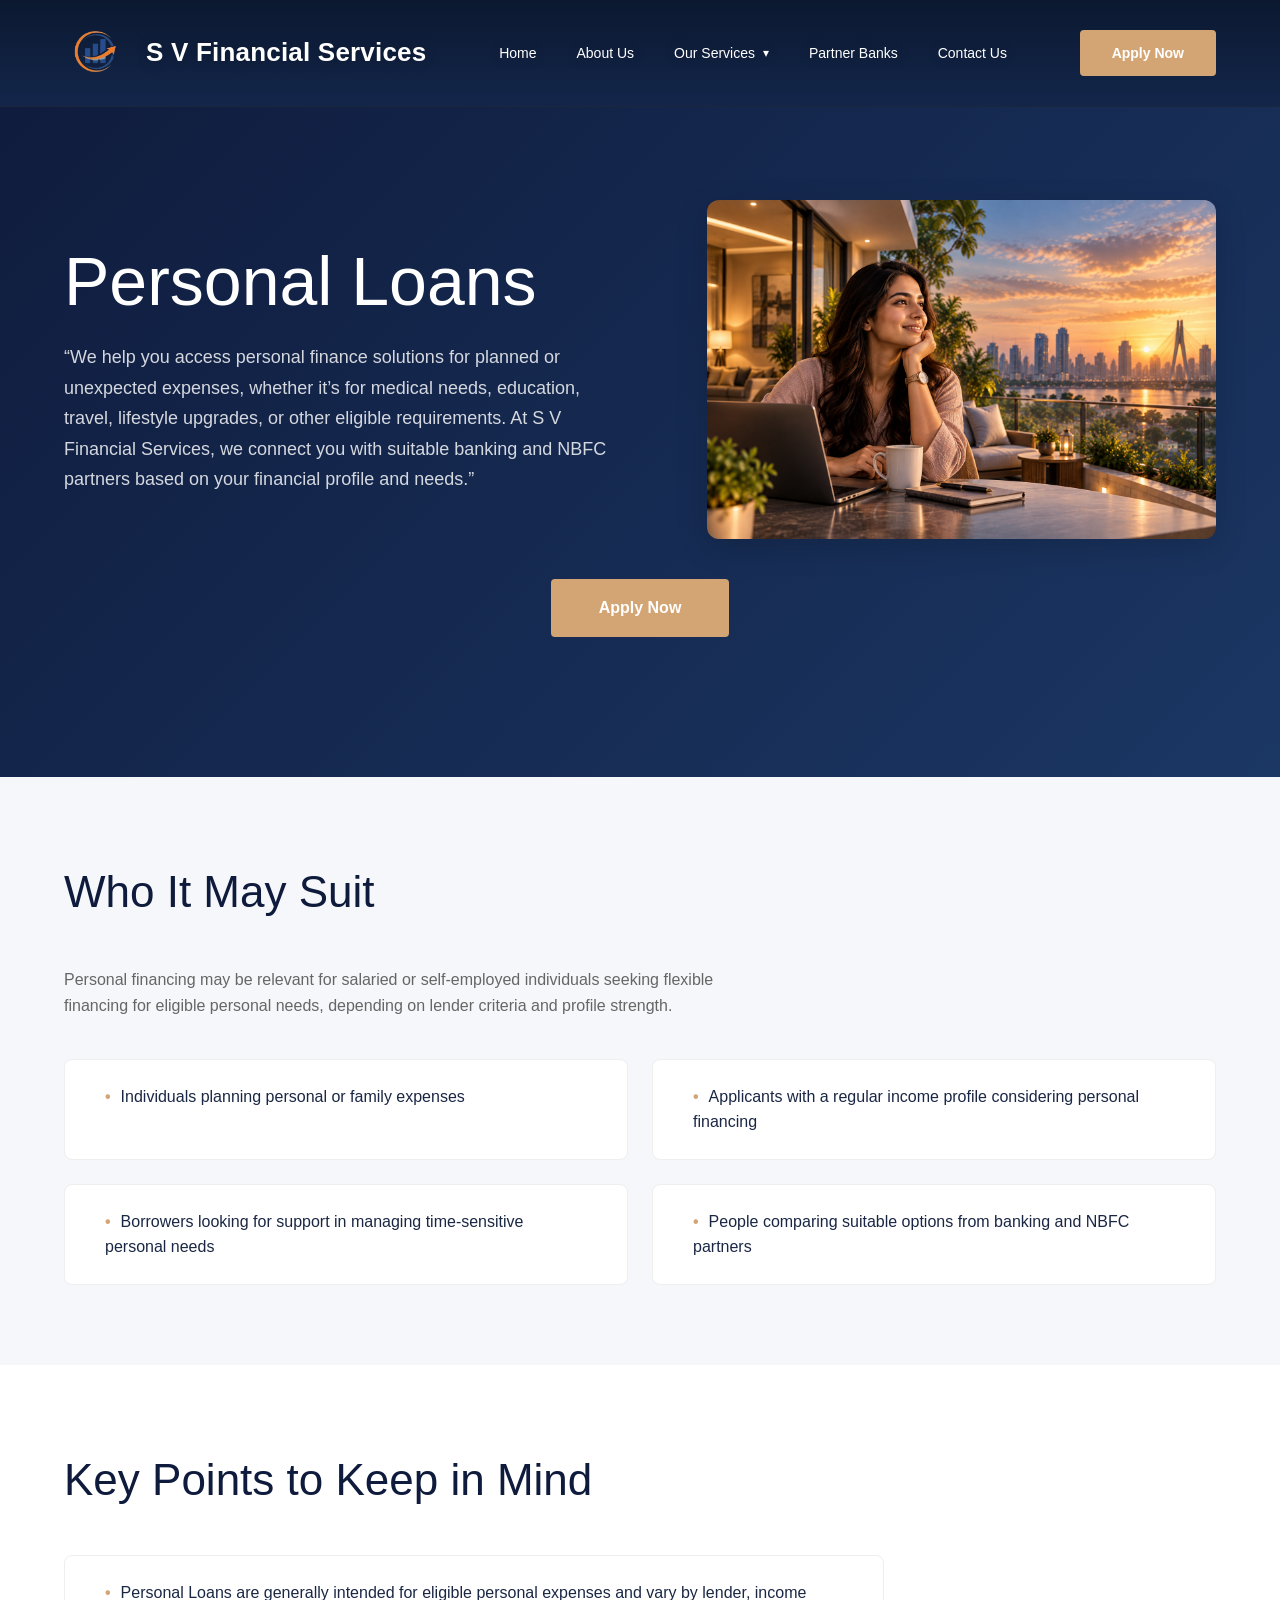
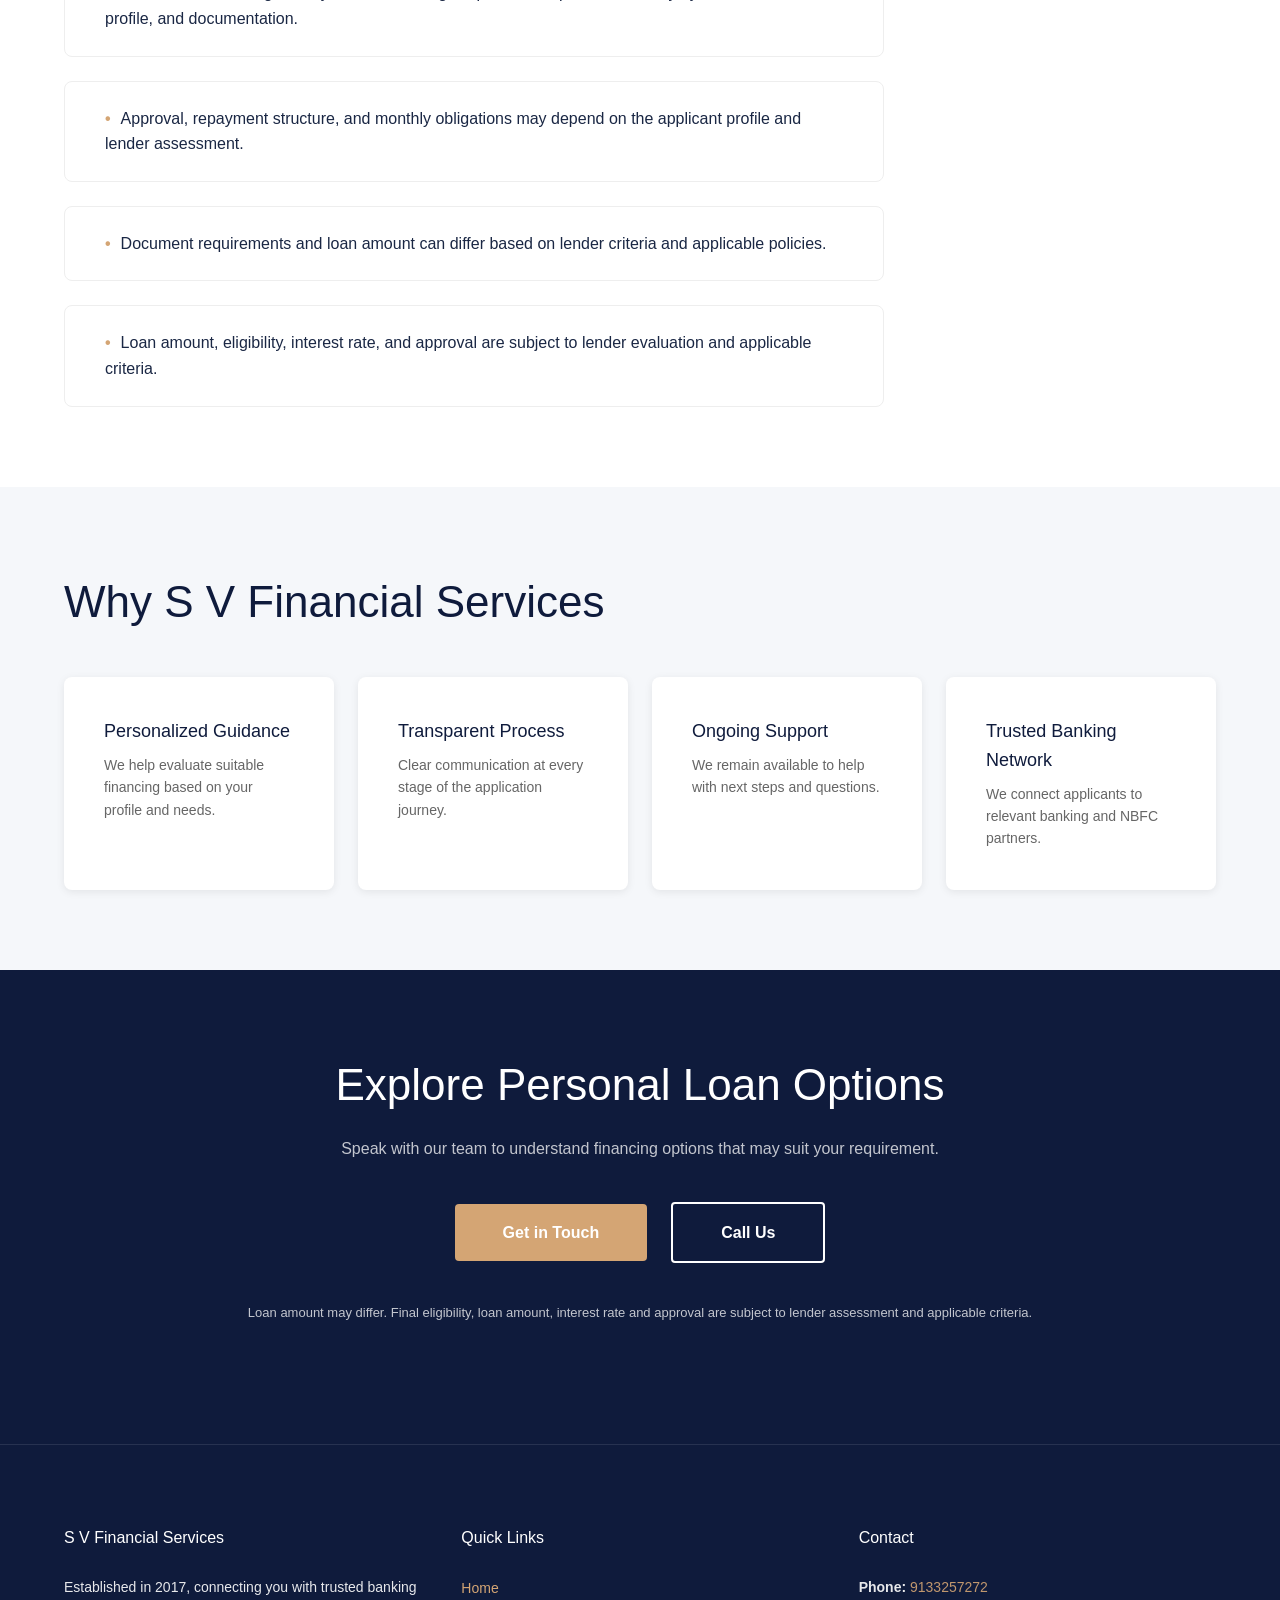
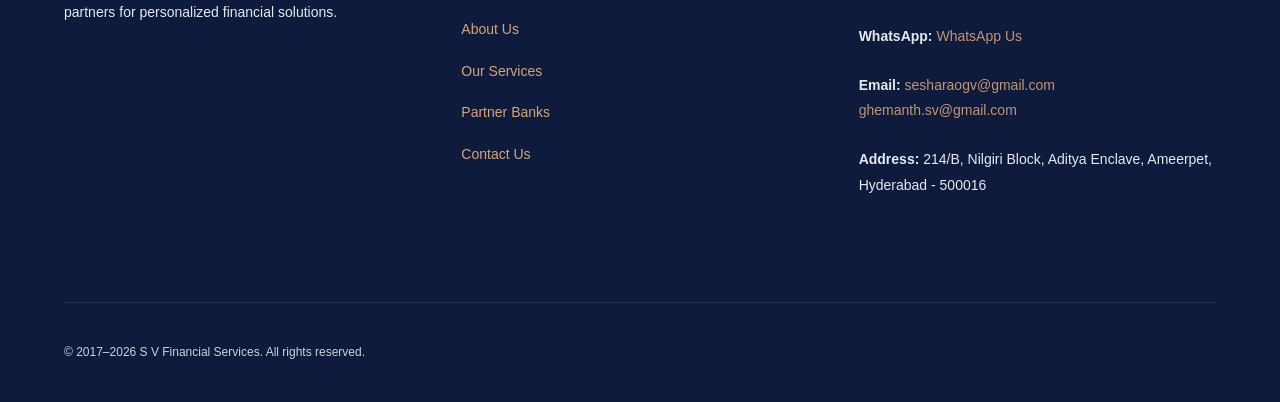
<file: personal-loans.html>
<!DOCTYPE html>
<html lang="en">
<head>
    <meta charset="UTF-8">
    <meta name="viewport" content="width=device-width, initial-scale=1.0">
    <meta name="description" content="Personal Loans from S V Financial Services.">
    <meta name="theme-color" content="#0F1B3C">
    <title>Personal Loans | S V Financial Services</title>
    <link rel="stylesheet" href="style.css">
    <style>
        .business-page {
            padding-top: 60px;
        }

        .business-hero {
            background: linear-gradient(135deg, var(--primary-navy), #1b3764);
            color: var(--primary-white);
            padding: clamp(72px, 11vw, 140px) 0;
        }

        .business-hero-grid {
            display: grid;
            grid-template-columns: 1.05fr 0.95fr;
            gap: var(--spacing-xl);
            align-items: center;
        }

        .business-hero h1 {
            color: var(--primary-white);
            font-size: clamp(42px, 6vw, 68px);
            line-height: 1.08;
            margin-bottom: var(--spacing-md);
        }

        .business-hero p {
            max-width: 620px;
            color: rgba(255, 255, 255, 0.82);
            font-size: 18px;
            line-height: 1.7;
        }

        .business-hero-image {
            width: 100%;
            max-height: 360px;
            object-fit: cover;
            border-radius: 12px;
            box-shadow: var(--shadow-lg);
        }

        .business-hero-cta {
            margin-top: var(--spacing-lg);
            text-align: center;
        }

        .business-section {
            padding: var(--spacing-xl) 0;
        }

        .business-section--soft {
            background: var(--bg-light);
        }

        .business-section h2 {
            color: var(--primary-navy);
            font-size: clamp(30px, 4vw, 44px);
            margin-bottom: var(--spacing-lg);
        }

        .business-section-intro {
            max-width: 700px;
            color: var(--text-light);
            margin-bottom: var(--spacing-lg);
        }

        .business-list,
        .business-help-list {
            display: grid;
            gap: var(--spacing-md);
            list-style: none;
            margin: 0;
            padding: 0;
        }

        .business-list {
            grid-template-columns: repeat(2, minmax(0, 1fr));
        }

        .business-list li,
        .business-help-list li {
            background: var(--primary-white);
            border: 1px solid var(--border-light);
            border-radius: 8px;
            color: var(--text-dark);
            padding: var(--spacing-md) var(--spacing-lg);
        }

        .business-list li::before,
        .business-help-list li::before {
            content: "•";
            color: var(--accent-gold);
            font-weight: 700;
            margin-right: 10px;
        }

        .business-help-list {
            max-width: 820px;
        }

        .business-benefits {
            display: grid;
            grid-template-columns: repeat(4, minmax(0, 1fr));
            gap: var(--spacing-md);
        }

        .business-benefit {
            background: var(--primary-white);
            border-radius: 8px;
            box-shadow: var(--shadow-sm);
            padding: var(--spacing-lg);
        }

        .business-benefit h3 {
            color: var(--primary-navy);
            font-size: 18px;
            margin-bottom: 8px;
        }

        .business-benefit p {
            color: var(--text-light);
            font-size: 14px;
            line-height: 1.6;
        }

        .business-cta {
            background: var(--primary-navy);
            color: var(--primary-white);
            text-align: center;
        }

        .business-cta h2 {
            color: var(--primary-white);
            margin-bottom: var(--spacing-sm);
        }

        .business-cta p {
            color: rgba(255, 255, 255, 0.75);
            margin-bottom: var(--spacing-lg);
        }

        .business-cta-actions {
            display: flex;
            justify-content: center;
            align-items: center;
            flex-wrap: wrap;
            gap: var(--spacing-md);
        }

        .business-call {
            color: var(--primary-white);
            border: 2px solid var(--primary-white);
        }

        .business-disclaimer {
            color: var(--text-light);
            font-size: 13px;
            line-height: 1.6;
            margin-top: var(--spacing-lg);
        }

        @media (max-width: 768px) {
            .business-hero-grid,
            .business-list {
                grid-template-columns: 1fr;
            }

            .business-benefits {
                grid-template-columns: repeat(2, minmax(0, 1fr));
            }
        }

        @media (max-width: 480px) {
            .business-benefits {
                grid-template-columns: 1fr;
            }
        }
    </style>
</head>
<body>
    <header class="header" id="header">
        <div class="header-container">
            <div class="logo">
                <img src="assets/LOGO.png" alt="S V Financial Services Logo" class="logo-img">
                <span class="logo-name">S V Financial Services</span>
            </div>

            <nav class="nav-desktop" id="navDesktop">
                <a href="index.html" class="nav-link">Home</a>
                <a href="about.html" class="nav-link">About Us</a>
                <details class="nav-dropdown">
                    <summary class="nav-link nav-link--dropdown">
                        <span>Our Services</span>
                        <span class="nav-caret" aria-hidden="true">▾</span>
                    </summary>
                    <div class="nav-dropdown-menu">
                        <a href="home-loans.html" class="dropdown-link">Home Loans</a>
                        <a href="business-loans.html" class="dropdown-link">Business Loans</a>
                        <a href="personal-loans.html" class="dropdown-link">Personal Loans</a>
                        <a href="index.html#services" class="dropdown-link">Professional Loans</a>
                        <a href="mortgage-loans.html" class="dropdown-link">Mortgage Loans</a>
                        <a href="car-loans.html" class="dropdown-link">Car Loans</a>
                        <a href="commercial-vehicle-loans.html" class="dropdown-link">Commercial Vehicle Loans</a>
                        <a href="cc-bg-loans.html" class="dropdown-link">CC &amp; BG's</a>
                        <a href="education-loans.html" class="dropdown-link">Education Loans</a>
                        <a href="equipment-loans.html" class="dropdown-link">Equipment Loans</a>
                    </div>
                </details>
                <a href="index.html#partners" class="nav-link">Partner Banks</a>
                <a href="index.html#contact-cta" class="nav-link">Contact Us</a>
            </nav>

            <div class="header-actions">
                <a class="btn-primary" href="https://wa.me/919133257272?text=Hi%20S%20V%20Financial%20Services%2C%20I%20am%20interested%20in%20Personal%20Loans.%20Please%20share%20more%20details." target="_blank" rel="noopener noreferrer">Apply Now</a>
            </div>

            <button class="mobile-menu-btn" id="mobileMenuBtn" aria-label="Open menu">
                <span></span>
                <span></span>
                <span></span>
            </button>
        </div>
    </header>

    <nav class="mobile-menu" id="mobileMenu">
        <div class="mobile-menu-content">
            <button class="close-menu-btn" id="closeMenuBtn">×</button>
            <a href="index.html" class="mobile-menu-link">Home</a>
            <a href="about.html" class="mobile-menu-link">About Us</a>
            <details class="mobile-menu-group">
                <summary class="mobile-menu-link mobile-menu-link--toggle">
                    <span>Our Services</span>
                    <span class="mobile-caret" aria-hidden="true">▾</span>
                </summary>
                <div class="mobile-submenu">
                    <a href="home-loans.html">Home Loans</a>
                    <a href="business-loans.html">Business Loans</a>
                    <a href="personal-loans.html">Personal Loans</a>
                    <a href="index.html#services">Professional Loans</a>
                    <a href="mortgage-loans.html">Mortgage Loans</a>
                    <a href="car-loans.html">Car Loans</a>
                    <a href="commercial-vehicle-loans.html">Commercial Vehicle Loans</a>
                    <a href="cc-bg-loans.html">CC &amp; BG's</a>
                    <a href="education-loans.html">Education Loans</a>
                    <a href="equipment-loans.html">Equipment Loans</a>
                </div>
            </details>
            <a href="index.html#partners" class="mobile-menu-link">Partner Banks</a>
            <a href="index.html#contact-cta" class="mobile-menu-link">Contact Us</a>
            <a href="tel:9133257272" class="mobile-menu-link">Call Us</a>
            <a class="btn-primary full-width" href="https://wa.me/919133257272?text=Hi%20S%20V%20Financial%20Services%2C%20I%20am%20interested%20in%20Personal%20Loans.%20Please%20share%20more%20details." target="_blank" rel="noopener noreferrer">Apply Now</a>
        </div>
    </nav>

    <main class="business-page">
        <section class="business-hero">
            <div class="container business-hero-grid">
                <div>
                    <h1>Personal Loans</h1>
                    <p>“We help you access personal finance solutions for planned or unexpected expenses, whether it’s for medical needs, education, travel, lifestyle upgrades, or other eligible requirements. At S V Financial Services, we connect you with suitable banking and NBFC partners based on your financial profile and needs.”</p>
                </div>
                <img class="business-hero-image" src="assets/loans/personal loan.png" alt="Personal loan">
            </div>
            <div class="container business-hero-cta">
                <a class="btn-primary btn-large" href="https://wa.me/919133257272?text=Hi%20S%20V%20Financial%20Services%2C%20I%20am%20interested%20in%20Personal%20Loans.%20Please%20share%20more%20details." target="_blank" rel="noopener noreferrer">Apply Now</a>
            </div>
        </section>

        <section class="business-section business-section--soft">
            <div class="container">
                <h2>Who It May Suit</h2>
                <p class="business-section-intro">Personal financing may be relevant for salaried or self-employed individuals seeking flexible financing for eligible personal needs, depending on lender criteria and profile strength.</p>
                <ul class="business-list">
                    <li>Individuals planning personal or family expenses</li>
                    <li>Applicants with a regular income profile considering personal financing</li>
                    <li>Borrowers looking for support in managing time-sensitive personal needs</li>
                    <li>People comparing suitable options from banking and NBFC partners</li>
                </ul>
            </div>
        </section>

        <section class="business-section">
            <div class="container">
                <h2>Key Points to Keep in Mind</h2>
                <ul class="business-help-list">
                    <li>Personal Loans are generally intended for eligible personal expenses and vary by lender, income profile, and documentation.</li>
                    <li>Approval, repayment structure, and monthly obligations may depend on the applicant profile and lender assessment.</li>
                    <li>Document requirements and loan amount can differ based on lender criteria and applicable policies.</li>
                    <li>Loan amount, eligibility, interest rate, and approval are subject to lender evaluation and applicable criteria.</li>
                </ul>
            </div>
        </section>

        <section class="business-section business-section--soft">
            <div class="container">
                <h2>Why S V Financial Services</h2>
                <div class="business-benefits">
                    <article class="business-benefit">
                        <h3>Personalized Guidance</h3>
                        <p>We help evaluate suitable financing based on your profile and needs.</p>
                    </article>
                    <article class="business-benefit">
                        <h3>Transparent Process</h3>
                        <p>Clear communication at every stage of the application journey.</p>
                    </article>
                    <article class="business-benefit">
                        <h3>Ongoing Support</h3>
                        <p>We remain available to help with next steps and questions.</p>
                    </article>
                    <article class="business-benefit">
                        <h3>Trusted Banking Network</h3>
                        <p>We connect applicants to relevant banking and NBFC partners.</p>
                    </article>
                </div>
            </div>
        </section>

        <section class="business-section business-cta">
            <div class="container">
                <h2>Explore Personal Loan Options</h2>
                <p>Speak with our team to understand financing options that may suit your requirement.</p>
                <div class="business-cta-actions">
                    <a class="btn-primary btn-large" href="https://wa.me/919133257272?text=Hi%20S%20V%20Financial%20Services%2C%20I%20am%20interested%20in%20Personal%20Loans.%20Please%20share%20more%20details." target="_blank" rel="noopener noreferrer">Get in Touch</a>
                    <a class="btn-secondary btn-large business-call" href="tel:9133257272">Call Us</a>
                </div>
                <p class="business-disclaimer">Loan amount may differ. Final eligibility, loan amount, interest rate and approval are subject to lender assessment and applicable criteria.</p>
            </div>
        </section>
    </main>

    <footer class="footer">
        <div class="container">
            <div class="footer-grid">
                <div class="footer-column">
                    <h3>S V Financial Services</h3>
                    <p>Established in 2017, connecting you with trusted banking partners for personalized financial solutions.</p>
                </div>
                <div class="footer-column">
                    <h4>Quick Links</h4>
                    <ul>
                        <li><a href="index.html">Home</a></li>
                        <li><a href="about.html">About Us</a></li>
                        <li><a href="index.html#services">Our Services</a></li>
                        <li><a href="index.html#partners">Partner Banks</a></li>
                        <li><a href="index.html#contact-cta">Contact Us</a></li>
                    </ul>
                </div>
                <div class="footer-column">
                    <h4>Contact</h4>
                    <p><strong>Phone:</strong> <a href="tel:9133257272">9133257272</a></p>
                    <p><strong>WhatsApp:</strong> <a href="https://wa.me/919133257272">WhatsApp Us</a></p>
                    <p><strong>Email:</strong> <a href="mailto:sesharaogv@gmail.com">sesharaogv@gmail.com</a><br><a href="mailto:ghemanth.sv@gmail.com">ghemanth.sv@gmail.com</a></p>
                    <p><strong>Address:</strong> 214/B, Nilgiri Block, Aditya Enclave, Ameerpet, Hyderabad - 500016</p>
                </div>
            </div>
            <div class="footer-bottom">
                <p>&copy; 2017–<span id="year"></span> S V Financial Services. All rights reserved.</p>
            </div>
        </div>
    </footer>

    <script src="script.js"></script>
</body>
</html>
</file>
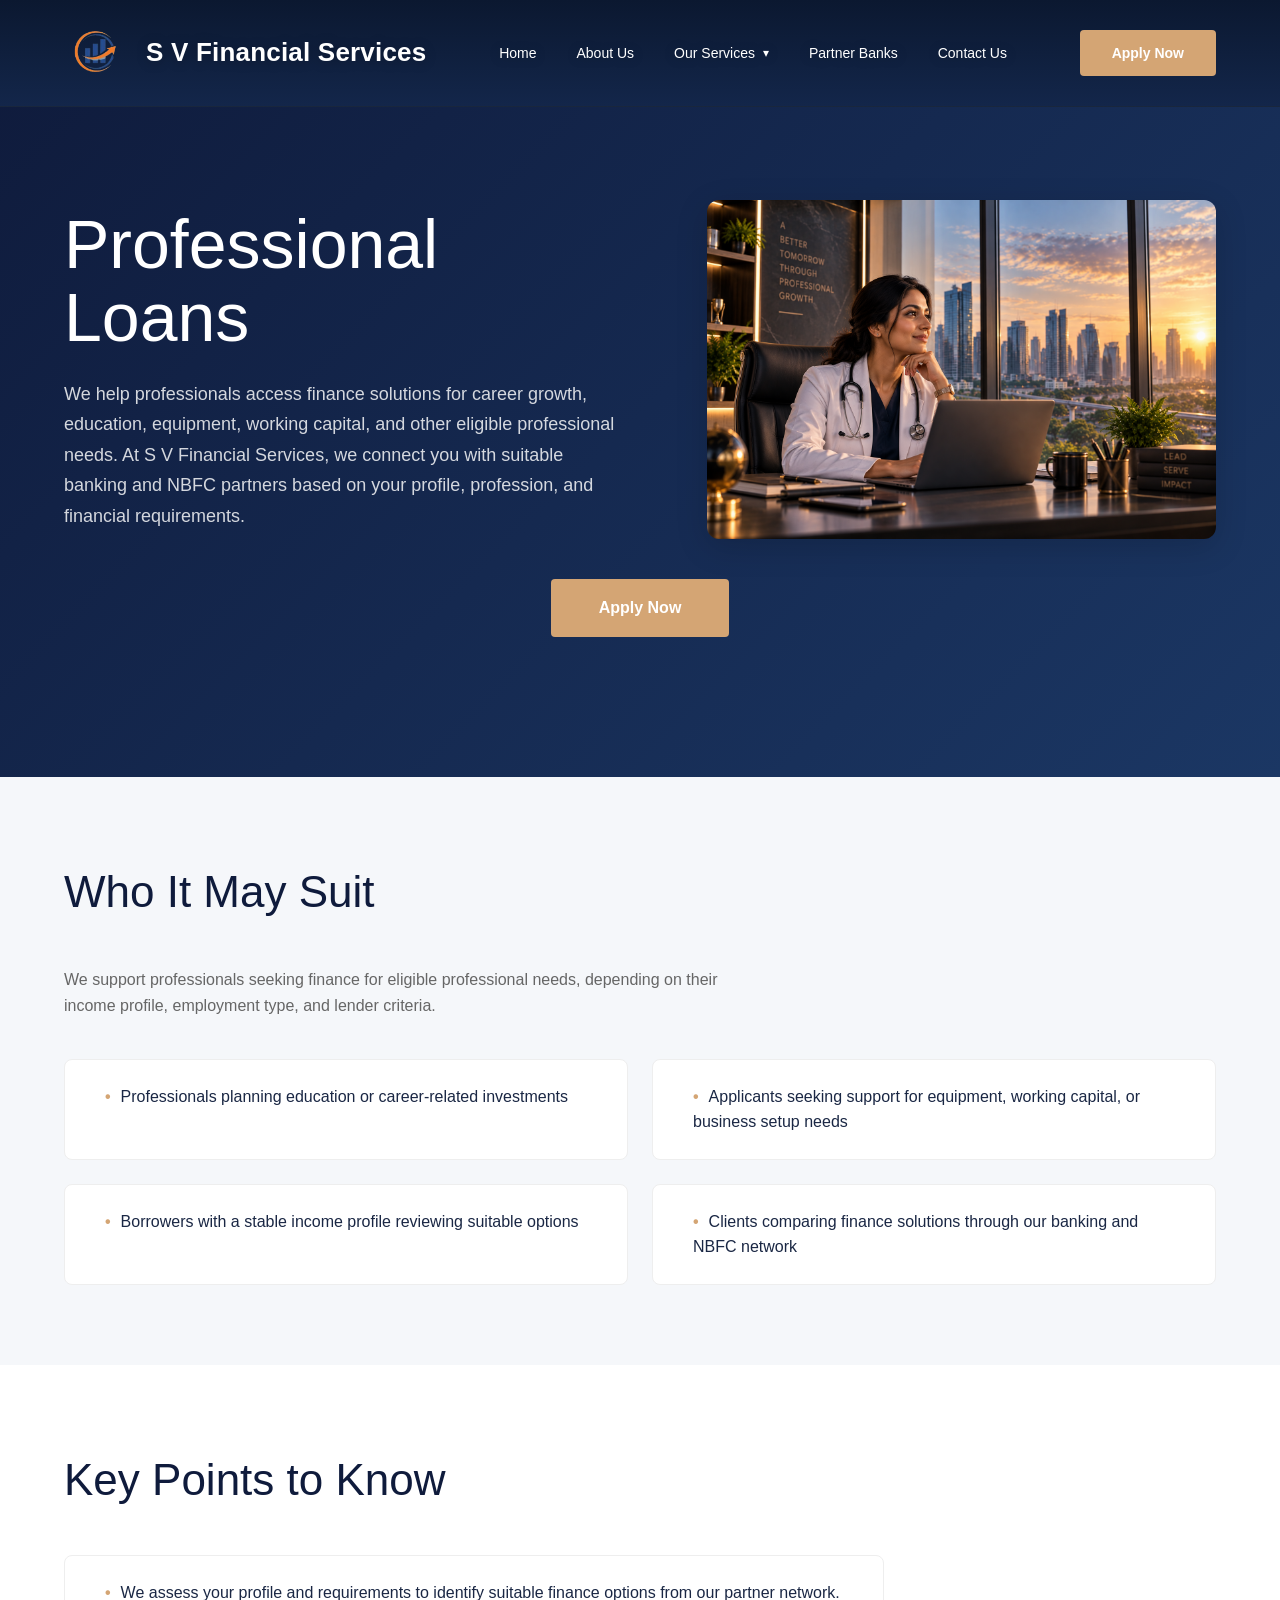
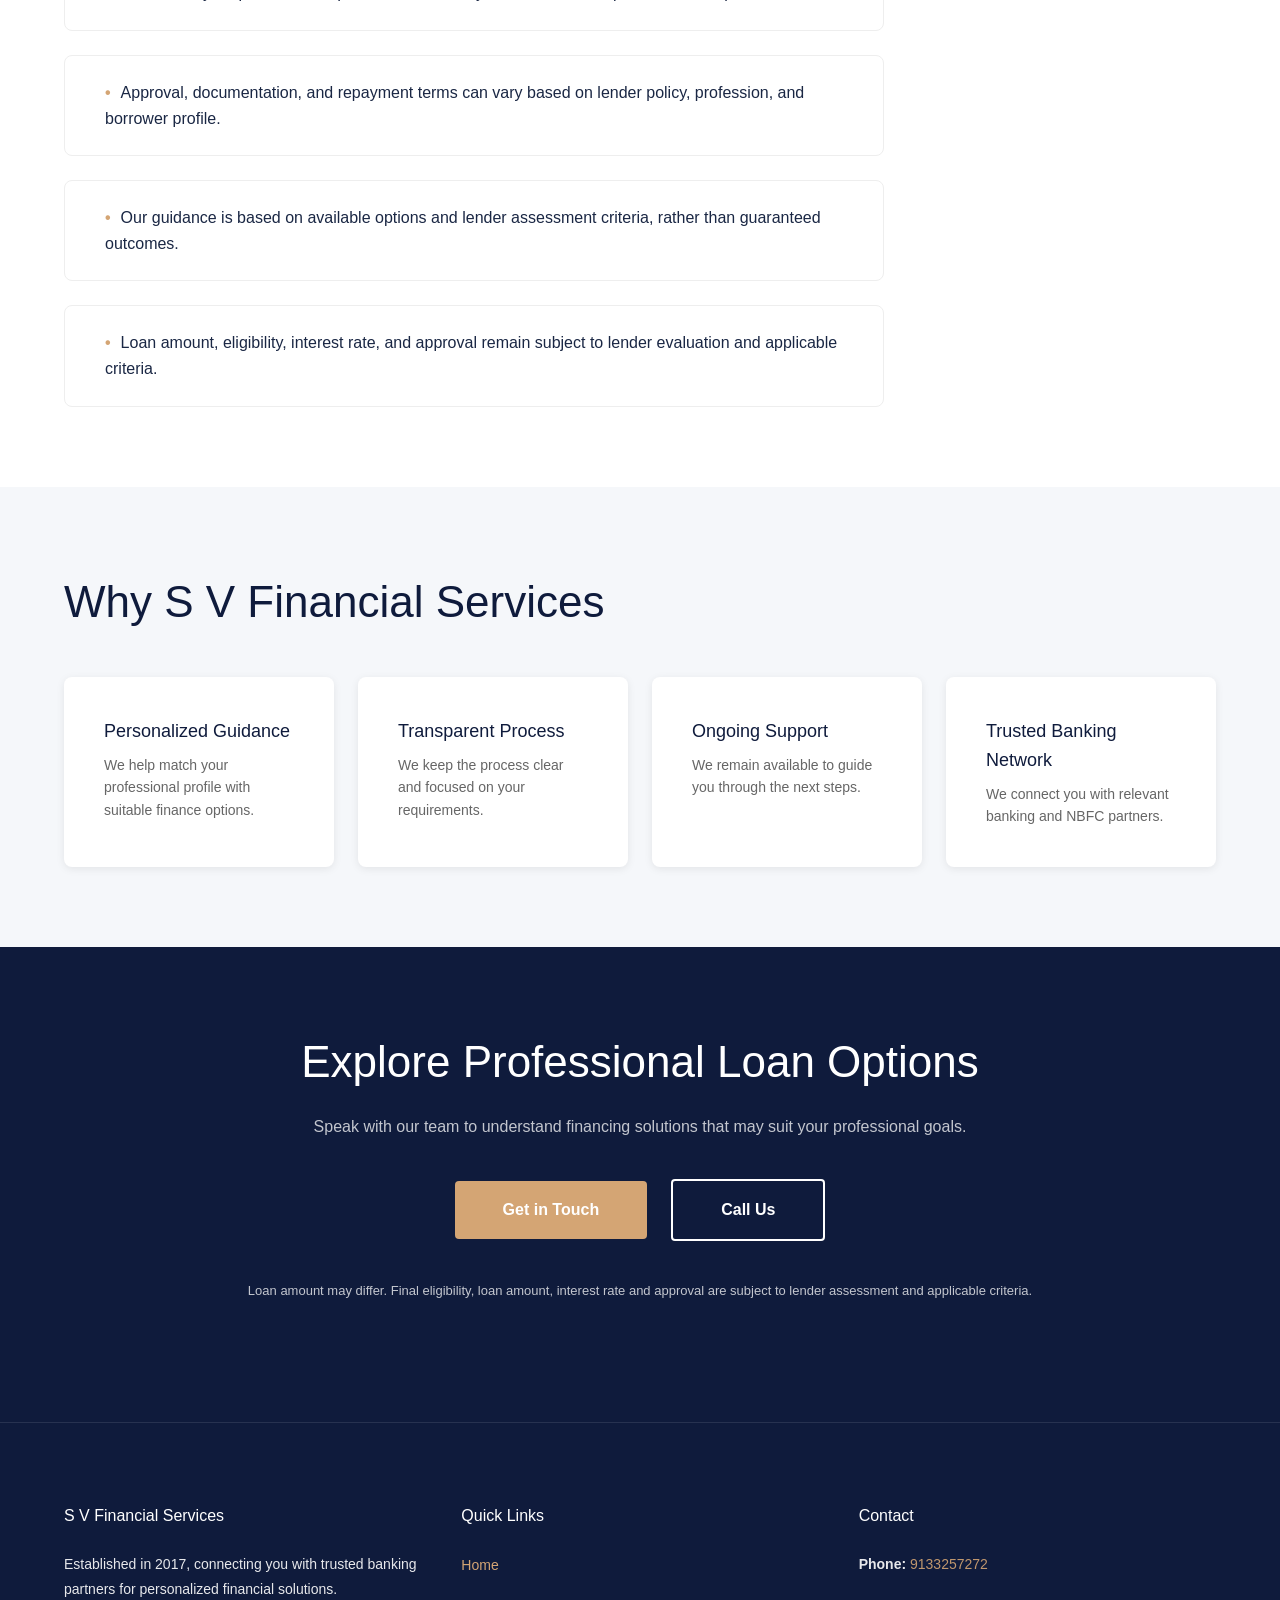
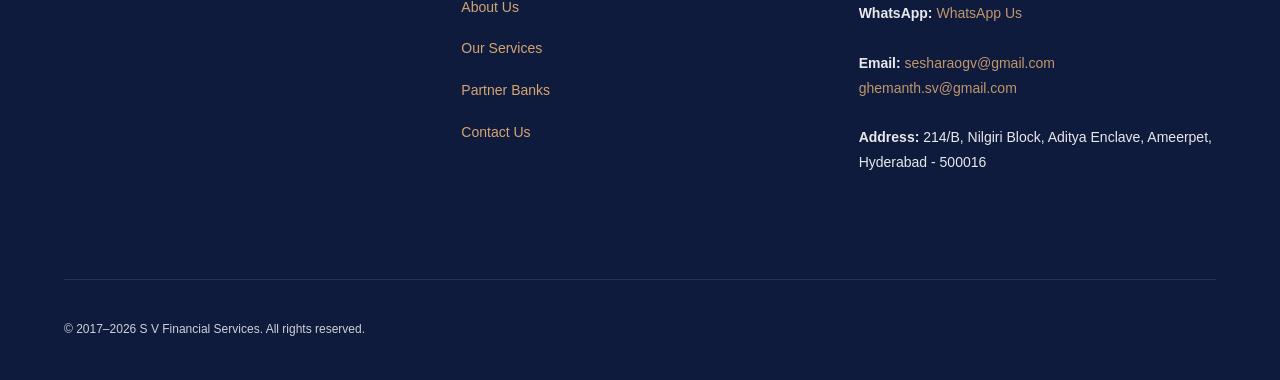
<file: professional-loans.html>
<!DOCTYPE html>
<html lang="en">
<head>
    <meta charset="UTF-8">
    <meta name="viewport" content="width=device-width, initial-scale=1.0">
    <meta name="description" content="Professional Loans from S V Financial Services.">
    <meta name="theme-color" content="#0F1B3C">
    <title>Professional Loans | S V Financial Services</title>
    <link rel="stylesheet" href="style.css">
    <style>
        .business-page {
            padding-top: 60px;
        }

        .business-hero {
            background: linear-gradient(135deg, var(--primary-navy), #1b3764);
            color: var(--primary-white);
            padding: clamp(72px, 11vw, 140px) 0;
        }

        .business-hero-grid {
            display: grid;
            grid-template-columns: 1.05fr 0.95fr;
            gap: var(--spacing-xl);
            align-items: center;
        }

        .business-hero h1 {
            color: var(--primary-white);
            font-size: clamp(42px, 6vw, 68px);
            line-height: 1.08;
            margin-bottom: var(--spacing-md);
        }

        .business-hero p {
            max-width: 620px;
            color: rgba(255, 255, 255, 0.82);
            font-size: 18px;
            line-height: 1.7;
        }

        .business-hero-image {
            width: 100%;
            max-height: 360px;
            object-fit: cover;
            border-radius: 12px;
            box-shadow: var(--shadow-lg);
        }

        .business-hero-cta {
            margin-top: var(--spacing-lg);
            text-align: center;
        }

        .business-section {
            padding: var(--spacing-xl) 0;
        }

        .business-section--soft {
            background: var(--bg-light);
        }

        .business-section h2 {
            color: var(--primary-navy);
            font-size: clamp(30px, 4vw, 44px);
            margin-bottom: var(--spacing-lg);
        }

        .business-section-intro {
            max-width: 700px;
            color: var(--text-light);
            margin-bottom: var(--spacing-lg);
        }

        .business-list,
        .business-help-list {
            display: grid;
            gap: var(--spacing-md);
            list-style: none;
            margin: 0;
            padding: 0;
        }

        .business-list {
            grid-template-columns: repeat(2, minmax(0, 1fr));
        }

        .business-list li,
        .business-help-list li {
            background: var(--primary-white);
            border: 1px solid var(--border-light);
            border-radius: 8px;
            color: var(--text-dark);
            padding: var(--spacing-md) var(--spacing-lg);
        }

        .business-list li::before,
        .business-help-list li::before {
            content: "•";
            color: var(--accent-gold);
            font-weight: 700;
            margin-right: 10px;
        }

        .business-help-list {
            max-width: 820px;
        }

        .business-benefits {
            display: grid;
            grid-template-columns: repeat(4, minmax(0, 1fr));
            gap: var(--spacing-md);
        }

        .business-benefit {
            background: var(--primary-white);
            border-radius: 8px;
            box-shadow: var(--shadow-sm);
            padding: var(--spacing-lg);
        }

        .business-benefit h3 {
            color: var(--primary-navy);
            font-size: 18px;
            margin-bottom: 8px;
        }

        .business-benefit p {
            color: var(--text-light);
            font-size: 14px;
            line-height: 1.6;
        }

        .business-cta {
            background: var(--primary-navy);
            color: var(--primary-white);
            text-align: center;
        }

        .business-cta h2 {
            color: var(--primary-white);
            margin-bottom: var(--spacing-sm);
        }

        .business-cta p {
            color: rgba(255, 255, 255, 0.75);
            margin-bottom: var(--spacing-lg);
        }

        .business-cta-actions {
            display: flex;
            justify-content: center;
            align-items: center;
            flex-wrap: wrap;
            gap: var(--spacing-md);
        }

        .business-call {
            color: var(--primary-white);
            border: 2px solid var(--primary-white);
        }

        .business-disclaimer {
            color: var(--text-light);
            font-size: 13px;
            line-height: 1.6;
            margin-top: var(--spacing-lg);
        }

        @media (max-width: 768px) {
            .business-hero-grid,
            .business-list {
                grid-template-columns: 1fr;
            }

            .business-benefits {
                grid-template-columns: repeat(2, minmax(0, 1fr));
            }
        }

        @media (max-width: 480px) {
            .business-benefits {
                grid-template-columns: 1fr;
            }
        }
    </style>
</head>
<body>
    <header class="header" id="header">
        <div class="header-container">
            <div class="logo">
                <img src="assets/LOGO.png" alt="S V Financial Services Logo" class="logo-img">
                <span class="logo-name">S V Financial Services</span>
            </div>

            <nav class="nav-desktop" id="navDesktop">
                <a href="index.html" class="nav-link">Home</a>
                <a href="about.html" class="nav-link">About Us</a>
                <details class="nav-dropdown">
                    <summary class="nav-link nav-link--dropdown">
                        <span>Our Services</span>
                        <span class="nav-caret" aria-hidden="true">▾</span>
                    </summary>
                    <div class="nav-dropdown-menu">
                        <a href="home-loans.html" class="dropdown-link">Home Loans</a>
                        <a href="business-loans.html" class="dropdown-link">Business Loans</a>
                        <a href="personal-loans.html" class="dropdown-link">Personal Loans</a>
                        <a href="professional-loans.html" class="dropdown-link">Professional Loans</a>
                        <a href="mortgage-loans.html" class="dropdown-link">Mortgage Loans</a>
                        <a href="car-loans.html" class="dropdown-link">Car Loans</a>
                        <a href="commercial-vehicle-loans.html" class="dropdown-link">Commercial Vehicle Loans</a>
                        <a href="cc-bg-loans.html" class="dropdown-link">CC &amp; BG's</a>
                        <a href="education-loans.html" class="dropdown-link">Education Loans</a>
                        <a href="equipment-loans.html" class="dropdown-link">Equipment Loans</a>
                    </div>
                </details>
                <a href="index.html#partners" class="nav-link">Partner Banks</a>
                <a href="index.html#contact-cta" class="nav-link">Contact Us</a>
            </nav>

            <div class="header-actions">
                <a class="btn-primary" href="https://wa.me/919133257272?text=Hi%20S%20V%20Financial%20Services%2C%20I%20am%20interested%20in%20Professional%20Loans.%20Please%20share%20more%20details." target="_blank" rel="noopener noreferrer">Apply Now</a>
            </div>

            <button class="mobile-menu-btn" id="mobileMenuBtn" aria-label="Open menu">
                <span></span>
                <span></span>
                <span></span>
            </button>
        </div>
    </header>

    <nav class="mobile-menu" id="mobileMenu">
        <div class="mobile-menu-content">
            <button class="close-menu-btn" id="closeMenuBtn">×</button>
            <a href="index.html" class="mobile-menu-link">Home</a>
            <a href="about.html" class="mobile-menu-link">About Us</a>
            <details class="mobile-menu-group">
                <summary class="mobile-menu-link mobile-menu-link--toggle">
                    <span>Our Services</span>
                    <span class="mobile-caret" aria-hidden="true">▾</span>
                </summary>
                <div class="mobile-submenu">
                    <a href="home-loans.html">Home Loans</a>
                    <a href="business-loans.html">Business Loans</a>
                    <a href="personal-loans.html">Personal Loans</a>
                    <a href="professional-loans.html">Professional Loans</a>
                    <a href="mortgage-loans.html">Mortgage Loans</a>
                    <a href="car-loans.html">Car Loans</a>
                    <a href="commercial-vehicle-loans.html">Commercial Vehicle Loans</a>
                    <a href="cc-bg-loans.html">CC &amp; BG's</a>
                    <a href="education-loans.html">Education Loans</a>
                    <a href="equipment-loans.html">Equipment Loans</a>
                </div>
            </details>
            <a href="index.html#partners" class="mobile-menu-link">Partner Banks</a>
            <a href="index.html#contact-cta" class="mobile-menu-link">Contact Us</a>
            <a href="tel:9133257272" class="mobile-menu-link">Call Us</a>
            <a class="btn-primary full-width" href="https://wa.me/919133257272?text=Hi%20S%20V%20Financial%20Services%2C%20I%20am%20interested%20in%20Professional%20Loans.%20Please%20share%20more%20details." target="_blank" rel="noopener noreferrer">Apply Now</a>
        </div>
    </nav>

    <main class="business-page">
        <section class="business-hero">
            <div class="container business-hero-grid">
                <div>
                    <h1>Professional Loans</h1>
                    <p>We help professionals access finance solutions for career growth, education, equipment, working capital, and other eligible professional needs. At S V Financial Services, we connect you with suitable banking and NBFC partners based on your profile, profession, and financial requirements.</p>
                </div>
                <img class="business-hero-image" src="assets/loans/professional loan.png" alt="Professional loan">
            </div>
            <div class="container business-hero-cta">
                <a class="btn-primary btn-large" href="https://wa.me/919133257272?text=Hi%20S%20V%20Financial%20Services%2C%20I%20am%20interested%20in%20Professional%20Loans.%20Please%20share%20more%20details." target="_blank" rel="noopener noreferrer">Apply Now</a>
            </div>
        </section>

        <section class="business-section business-section--soft">
            <div class="container">
                <h2>Who It May Suit</h2>
                <p class="business-section-intro">We support professionals seeking finance for eligible professional needs, depending on their income profile, employment type, and lender criteria.</p>
                <ul class="business-list">
                    <li>Professionals planning education or career-related investments</li>
                    <li>Applicants seeking support for equipment, working capital, or business setup needs</li>
                    <li>Borrowers with a stable income profile reviewing suitable options</li>
                    <li>Clients comparing finance solutions through our banking and NBFC network</li>
                </ul>
            </div>
        </section>

        <section class="business-section">
            <div class="container">
                <h2>Key Points to Know</h2>
                <ul class="business-help-list">
                    <li>We assess your profile and requirements to identify suitable finance options from our partner network.</li>
                    <li>Approval, documentation, and repayment terms can vary based on lender policy, profession, and borrower profile.</li>
                    <li>Our guidance is based on available options and lender assessment criteria, rather than guaranteed outcomes.</li>
                    <li>Loan amount, eligibility, interest rate, and approval remain subject to lender evaluation and applicable criteria.</li>
                </ul>
            </div>
        </section>

        <section class="business-section business-section--soft">
            <div class="container">
                <h2>Why S V Financial Services</h2>
                <div class="business-benefits">
                    <article class="business-benefit">
                        <h3>Personalized Guidance</h3>
                        <p>We help match your professional profile with suitable finance options.</p>
                    </article>
                    <article class="business-benefit">
                        <h3>Transparent Process</h3>
                        <p>We keep the process clear and focused on your requirements.</p>
                    </article>
                    <article class="business-benefit">
                        <h3>Ongoing Support</h3>
                        <p>We remain available to guide you through the next steps.</p>
                    </article>
                    <article class="business-benefit">
                        <h3>Trusted Banking Network</h3>
                        <p>We connect you with relevant banking and NBFC partners.</p>
                    </article>
                </div>
            </div>
        </section>

        <section class="business-section business-cta">
            <div class="container">
                <h2>Explore Professional Loan Options</h2>
                <p>Speak with our team to understand financing solutions that may suit your professional goals.</p>
                <div class="business-cta-actions">
                    <a class="btn-primary btn-large" href="https://wa.me/919133257272?text=Hi%20S%20V%20Financial%20Services%2C%20I%20am%20interested%20in%20Professional%20Loans.%20Please%20share%20more%20details." target="_blank" rel="noopener noreferrer">Get in Touch</a>
                    <a class="btn-secondary btn-large business-call" href="tel:9133257272">Call Us</a>
                </div>
                <p class="business-disclaimer">Loan amount may differ. Final eligibility, loan amount, interest rate and approval are subject to lender assessment and applicable criteria.</p>
            </div>
        </section>
    </main>

    <footer class="footer">
        <div class="container">
            <div class="footer-grid">
                <div class="footer-column">
                    <h3>S V Financial Services</h3>
                    <p>Established in 2017, connecting you with trusted banking partners for personalized financial solutions.</p>
                </div>
                <div class="footer-column">
                    <h4>Quick Links</h4>
                    <ul>
                        <li><a href="index.html">Home</a></li>
                        <li><a href="about.html">About Us</a></li>
                        <li><a href="index.html#services">Our Services</a></li>
                        <li><a href="index.html#partners">Partner Banks</a></li>
                        <li><a href="index.html#contact-cta">Contact Us</a></li>
                    </ul>
                </div>
                <div class="footer-column">
                    <h4>Contact</h4>
                    <p><strong>Phone:</strong> <a href="tel:9133257272">9133257272</a></p>
                    <p><strong>WhatsApp:</strong> <a href="https://wa.me/919133257272">WhatsApp Us</a></p>
                    <p><strong>Email:</strong> <a href="mailto:sesharaogv@gmail.com">sesharaogv@gmail.com</a><br><a href="mailto:ghemanth.sv@gmail.com">ghemanth.sv@gmail.com</a></p>
                    <p><strong>Address:</strong> 214/B, Nilgiri Block, Aditya Enclave, Ameerpet, Hyderabad - 500016</p>
                </div>
            </div>
            <div class="footer-bottom">
                <p>&copy; 2017–<span id="year"></span> S V Financial Services. All rights reserved.</p>
            </div>
        </div>
    </footer>

    <script src="script.js"></script>
</body>
</html>
</file>
<file: style.css>
/* ================================================================
   S V FINANCIAL SERVICES - PREMIUM STYLESHEET
   ================================================================ */

/* CSS VARIABLES */
:root {
    /* Primary Colors */
    --primary-navy: #0F1B3C;
    --primary-white: #FFFFFF;
    --accent-blue: #E8F0F8;
    --accent-gold: #D4A574;
    
    /* Text Colors */
    --text-dark: #1A2744;
    --text-light: #666666;
    --text-muted: #999999;
    
    /* Utility Colors */
    --bg-light: #F5F7FA;
    --border-light: #EEEEEE;
    --success: #10B981;
    --error: #EF4444;
    --info: #3B82F6;
    
    /* Shadows */
    --shadow-sm: 0 2px 8px rgba(0, 0, 0, 0.08);
    --shadow-md: 0 4px 16px rgba(0, 0, 0, 0.12);
    --shadow-lg: 0 8px 32px rgba(0, 0, 0, 0.16);
    
    /* Typography */
    --font-family: -apple-system, BlinkMacSystemFont, "Segoe UI", Roboto, sans-serif;
    --font-size-base: 16px;
    --line-height-base: 1.6;
    
    /* Spacing */
    --spacing-xs: 8px;
    --spacing-sm: 16px;
    --spacing-md: 24px;
    --spacing-lg: 40px;
    --spacing-xl: 80px;
    
    /* Animation */
    --transition-fast: 300ms ease;
    --transition-base: 400ms ease;
    --transition-slow: 600ms ease;
}

/* Respect reduced motion preference */
@media (prefers-reduced-motion: reduce) {
    * {
        animation-duration: 0.01ms !important;
        animation-iteration-count: 1 !important;
        transition-duration: 0.01ms !important;
    }
}

/* ================================================================
   GLOBAL STYLES
   ================================================================ */

* {
    margin: 0;
    padding: 0;
    box-sizing: border-box;
}

html {
    scroll-behavior: smooth;
}

body {
    font-family: var(--font-family);
    font-size: var(--font-size-base);
    line-height: var(--line-height-base);
    color: var(--text-dark);
    background-color: var(--primary-white);
    overflow-x: hidden;
}

.container {
    max-width: 1200px;
    margin: 0 auto;
    padding: 0 var(--spacing-md);
}

/* ================================================================
   PERSISTENT ₹ COIN — single signature visual, position/opacity/scale
   driven by JS via CSS custom properties. Never affects layout
   (fixed + transform/opacity only). Sits below header/nav/forms.
   ================================================================ */

.persistent-rupee {
    position: fixed;
    top: 0;
    left: 0;
    width: 150px;
    height: 150px;
    margin: -75px 0 0 -75px; /* centers the box on its JS-driven x/y point */
    z-index: 6;
    pointer-events: none;
    perspective: 700px;
    will-change: transform, opacity;
    transform: translate3d(
        calc(var(--rupee-x, 50) * 1vw),
        calc(var(--rupee-y, 50) * 1vh),
        0
    ) scale(var(--rupee-scale, 1));
    opacity: var(--rupee-opacity, 0);
    filter: drop-shadow(0 10px 26px rgba(5, 12, 28, 0.45));
    transition: opacity 300ms ease;
}

.persistent-rupee__spin {
    width: 100%;
    height: 100%;
    animation: rupeeSpin 16s linear infinite;
    transform-style: preserve-3d;
}

.persistent-rupee__svg {
    width: 100%;
    height: 100%;
    display: block;
}

.persistent-rupee.is-pulsing .persistent-rupee__spin {
    animation:
        rupeeSpin 16s linear infinite,
        rupeePulse 650ms ease-out;
}

@keyframes rupeeSpin {
    from { transform: rotateY(0deg); }
    to { transform: rotateY(360deg); }
}

@keyframes rupeePulse {
    0% { filter: brightness(1); }
    40% { filter: brightness(1.18); }
    100% { filter: brightness(1); }
}

@media (max-width: 768px) {
    .persistent-rupee {
        width: 96px;
        height: 96px;
        margin: -48px 0 0 -48px;
    }
}

@media (prefers-reduced-motion: reduce) {
    .persistent-rupee {
        transition: none;
    }
    .persistent-rupee__spin {
        animation: none;
    }
}

/* ================================================================
   HEADER & NAVIGATION
   ================================================================ */

.header {
    position: fixed;
    top: 0;
    left: 0;
    right: 0;
    z-index: 1000;
    transition: all var(--transition-base);
    background: linear-gradient(180deg, #0B1830 0%, #13264A 100%);
}

.header.scrolled {
    background: linear-gradient(180deg, #0B1830 0%, #13264A 100%);
    backdrop-filter: blur(10px);
    box-shadow: var(--shadow-md);
}

.header-container {
    max-width: 1200px;
    margin: 0 auto;
    padding: var(--spacing-md);
    display: flex;
    align-items: center;
    justify-content: space-between;
}

.logo {
    display: flex;
    align-items: center;
    gap: 14px;
    flex: 0 0 auto;
    width: auto;
    min-width: 300px;
    position: relative;
    z-index: 10;
}

.logo img {
    height: 58px;
    width: 58px;
    object-fit: contain;
    display: block;
    transition: transform var(--transition-fast);
}

.logo img:hover {
    transform: scale(1.05);
}
.logo-name {
    display: block;
    color: #ffffff;
    font-size: 21px;
    font-weight: 600;
    line-height: 1.2;
    white-space: nowrap;
    letter-spacing: 0.2px;
    visibility: visible;
    opacity: 1;
}

.nav-desktop {
    display: flex;
    gap: var(--spacing-lg);
    align-items: center;
}

.nav-dropdown {
    position: relative;
}

.nav-dropdown > .nav-link--dropdown {
    list-style: none;
    cursor: pointer;
}

.nav-dropdown > .nav-link--dropdown::-webkit-details-marker {
    display: none;
}

.nav-link,
.nav-link--dropdown {
    color: var(--primary-white);
    text-decoration: none;
    font-size: 14px;
    font-weight: 500;
    position: relative;
    transition: color var(--transition-fast);
    background: transparent;
    border: none;
    font-family: inherit;
    display: inline-flex;
    align-items: center;
    gap: 8px;
}

.nav-link::after,
.nav-link--dropdown::after {
    content: '';
    position: absolute;
    bottom: -4px;
    left: 0;
    width: 0;
    height: 2px;
    background: var(--accent-gold);
    transition: width var(--transition-base);
}

.nav-link:hover::after,
.nav-link.active::after,
.nav-link--dropdown:hover::after,
.nav-dropdown[open] > .nav-link--dropdown::after,
.nav-dropdown:focus-within > .nav-link--dropdown::after {
    width: 100%;
}

.nav-caret,
.mobile-caret {
    font-size: 12px;
    line-height: 1;
    transition: transform var(--transition-fast);
}

.nav-dropdown[open] .nav-caret,
.mobile-menu-group[open] .mobile-caret {
    transform: rotate(180deg);
}

.nav-dropdown-menu {
    position: absolute;
    top: calc(100% + 12px);
    left: 50%;
    transform: translateX(-50%);
    min-width: 240px;
    background: rgba(15, 27, 60, 0.98);
    border: 1px solid rgba(212, 165, 116, 0.2);
    border-radius: 12px;
    box-shadow: 0 20px 40px rgba(0, 0, 0, 0.2);
    padding: 8px 0;
    opacity: 0;
    visibility: hidden;
    pointer-events: none;
    transition: opacity var(--transition-fast), visibility var(--transition-fast);
    z-index: 15;
}

.nav-dropdown:hover .nav-dropdown-menu,
.nav-dropdown:focus-within .nav-dropdown-menu,
.nav-dropdown[open] .nav-dropdown-menu {
    opacity: 1;
    visibility: visible;
    pointer-events: auto;
}

.dropdown-link {
    display: block;
    padding: 10px 16px;
    color: var(--primary-white);
    text-decoration: none;
    font-size: 14px;
    font-weight: 500;
    line-height: 1.4;
    transition: background-color var(--transition-fast), color var(--transition-fast);
}

.dropdown-link:hover {
    background: rgba(255, 255, 255, 0.06);
    color: var(--accent-gold);
}

.header-actions {
    display: flex;
    gap: var(--spacing-md);
    align-items: center;
}

.about-page-header .header-actions {
    margin-left: clamp(24px, 2.5vw, 32px);
}

.mobile-menu-btn {
    display: none;
    flex-direction: column;
    background: none;
    border: none;
    cursor: pointer;
    gap: 6px;
}

.mobile-menu-btn span {
    width: 24px;
    height: 2px;
    background: var(--primary-white);
    transition: all var(--transition-fast);
    display: block;
}

/* Mobile Menu */
.mobile-menu {
    display: none;
    position: fixed;
    top: 0;
    left: 0;
    right: 0;
    bottom: 0;
    background: var(--primary-navy);
    z-index: 999;
    flex-direction: column;
    padding: 80px var(--spacing-md) var(--spacing-md);
}

.mobile-menu.active {
    display: flex;
}

.mobile-menu-content {
    display: flex;
    flex-direction: column;
    gap: var(--spacing-md);
}

.close-menu-btn {
    position: absolute;
    top: 20px;
    right: 20px;
    background: none;
    border: none;
    color: var(--primary-white);
    font-size: 32px;
    cursor: pointer;
}

.mobile-menu-group {
    display: flex;
    flex-direction: column;
}

.mobile-menu-group > summary {
    list-style: none;
    cursor: pointer;
}

.mobile-menu-group > summary::-webkit-details-marker {
    display: none;
}

.mobile-menu-link {
    color: var(--primary-white);
    text-decoration: none;
    padding: var(--spacing-md) 0;
    border-bottom: 1px solid rgba(255, 255, 255, 0.1);
    transition: color var(--transition-fast);
}

.mobile-menu-link--toggle {
    display: flex;
    align-items: center;
    justify-content: space-between;
    width: 100%;
    border-bottom: 1px solid rgba(255, 255, 255, 0.1);
}

.mobile-menu-link:hover {
    color: var(--accent-gold);
}

.mobile-submenu {
    display: flex;
    flex-direction: column;
    gap: 8px;
    max-height: 0;
    overflow: hidden;
    opacity: 0;
    transition: max-height 250ms ease, opacity 250ms ease, padding 250ms ease;
    padding: 0;
}

.mobile-menu-group[open] .mobile-submenu {
    max-height: 600px;
    opacity: 1;
    padding: 8px 0 0;
}

.mobile-submenu a {
    color: rgba(255, 255, 255, 0.8);
    text-decoration: none;
    padding: 10px 12px;
    border-radius: 8px;
    background: rgba(255, 255, 255, 0.03);
    transition: color var(--transition-fast), background-color var(--transition-fast);
}

.mobile-submenu a:hover {
    color: var(--accent-gold);
    background: rgba(255, 255, 255, 0.06);
}

.full-width {
    width: 100%;
    margin-top: var(--spacing-md);
}

/* ================================================================
   BUTTONS
   ================================================================ */

.btn-primary,
.btn-secondary,
.btn-call {
    padding: 12px 32px;
    border: none;
    border-radius: 4px;
    font-size: 14px;
    font-weight: 600;
    cursor: pointer;
    transition: all var(--transition-fast);
    font-family: var(--font-family);
    text-decoration: none;
    display: inline-block;
    text-align: center;
}

.btn-primary {
    background: var(--accent-gold);
    color: var(--primary-white);
}

.btn-primary:hover {
    background: #c29463;
    transform: translateY(-2px);
    box-shadow: var(--shadow-md);
}

.btn-primary:active {
    transform: translateY(0);
}

.btn-secondary {
    background: transparent;
    color: var(--primary-white);
    border: 2px solid var(--primary-white);
}

.btn-secondary:hover {
    background: var(--primary-white);
    color: var(--primary-navy);
    transform: translateY(-2px);
}

.btn-call {
    background: transparent;
    color: var(--primary-white);
    border: 2px solid var(--primary-white);
}

.btn-call:hover {
    background: var(--primary-white);
    color: var(--primary-navy);
}

.header.scrolled .btn-call {
    background: transparent;
}

.btn-large {
    padding: 16px 48px;
    font-size: 16px;
}

/* ================================================================
   SECTION 01: CINEMATIC HERO
   ================================================================ */

.hero {
    position: relative;
    height: calc(100vh - 60px);
    min-height: 650px;
    display: flex;
    align-items: center;
    justify-content: center;
    overflow: hidden;
    margin-top: 60px;
}

.hero-video {
    position: absolute;
    top: 0;
    left: 0;
    width: 100%;
    height: 100%;
    object-fit: cover;
    z-index: 0;
}

.hero-audio-control {
    position: absolute;
    right: 28px;
    bottom: 28px;
    z-index: 9;
    width: 42px;
    height: 42px;
    display: inline-flex;
    align-items: center;
    justify-content: center;
    padding: 0;
    color: var(--primary-white);
    background: rgba(11, 24, 48, 0.78);
    border: 1px solid rgba(212, 165, 116, 0.7);
    border-radius: 50%;
    cursor: pointer;
    box-shadow: 0 4px 14px rgba(5, 12, 28, 0.25);
}

.hero-audio-control:hover,
.hero-audio-control:focus-visible {
    color: var(--accent-gold);
    background: rgba(11, 24, 48, 0.92);
}

.hero-audio-control:focus-visible {
    outline: 2px solid var(--accent-gold);
    outline-offset: 3px;
}

.hero-audio-icon {
    width: 19px;
    height: 19px;
    fill: none;
    stroke: currentColor;
    stroke-linecap: round;
    stroke-linejoin: round;
    stroke-width: 1.8;
}

.hero-audio-icon--unmuted {
    display: none;
}

.hero-audio-control[aria-pressed="true"] .hero-audio-icon--muted {
    display: none;
}

.hero-audio-control[aria-pressed="true"] .hero-audio-icon--unmuted {
    display: block;
}

.hero-fallback {
    position: absolute;
    top: 0;
    left: 0;
    width: 100%;
    height: 100%;
    object-fit: cover;
    z-index: -1;
}


.hero::before {
    content: '';
    position: absolute;
    top: 0;
    left: 0;
    right: 0;
    bottom: 0;
    background: transparent;
    z-index: 1;
}
.hero-content {
    position: absolute;
    left: 7%;
    top: 50%;
    transform: translateY(-50%);
    z-index: 8;
    text-align: left;
    color: var(--primary-white);
    width: 500px;
    max-width: 40%;
    animation: heroFadeInUp 800ms ease-out forwards;
    animation-delay: 200ms;
}

.hero-title {
    font-size: clamp(42px, 4.2vw, 62px);
    line-height: 1.08;
    font-weight: 700;
    margin-bottom: 22px;
    letter-spacing: -1.5px;
    color: var(--primary-white);
}
.hero-highlight {
    color: var(--primary-white);
    position: relative;
}
.hero-subtitle {
    font-size: 20px;
    font-weight: 400;
    line-height: 1.6;
    margin-bottom: var(--spacing-lg);
    opacity: 0.95;
}

.hero-ctas {
    display: flex;
    gap: var(--spacing-md);
    justify-content: center;
    flex-wrap: wrap;
}

.scroll-indicator {
    position: absolute;
    bottom: 40px;
    left: 50%;
    transform: translateX(-50%);
    z-index: 2;
    animation: bounce 2s infinite;
}

.scroll-indicator span {
    display: block;
    width: 2px;
    height: 30px;
    background: var(--primary-white);
    margin: 0 auto;
}

@keyframes heroFadeInUp {
    from {
        opacity: 0;
        transform: translateY(calc(-50% + 30px));
    }
    to {
        opacity: 1;
        transform: translateY(-50%);
    }
}

@keyframes fadeInUp {
    from {
        opacity: 0;
        transform: translateY(30px);
    }
    to {
        opacity: 1;
        transform: translateY(0);
    }
}

@keyframes bounce {
    0%, 100% {
        transform: translateX(-50%) translateY(0);
    }
    50% {
        transform: translateX(-50%) translateY(-10px);
    }
}

/* ================================================================
   SECTION 02: TRUST / KEY NUMBERS
   ================================================================ */

.trust-section {
    padding: var(--spacing-xl) 0;
    background: var(--bg-light);
}

.trust-grid {
    position: relative;
    z-index: 8;
    display: grid;
    grid-template-columns: repeat(auto-fit, minmax(200px, 1fr));
    gap: var(--spacing-lg);
}

.trust-card {
    text-align: center;
    padding: var(--spacing-lg);
    background: var(--primary-white);
    border-radius: 8px;
    box-shadow: var(--shadow-sm);
    transition: transform var(--transition-base), box-shadow var(--transition-base);
    opacity: 0;
    animation: fadeInUp 600ms ease-out forwards;
}

.trust-card:nth-child(1) { animation-delay: 0ms; }
.trust-card:nth-child(2) { animation-delay: 100ms; }
.trust-card:nth-child(3) { animation-delay: 200ms; }
.trust-card:nth-child(4) { animation-delay: 300ms; }

.trust-card:hover {
    transform: translateY(-8px);
    box-shadow: var(--shadow-lg);
}

.trust-value {
    font-size: 48px;
    font-weight: 700;
    color: var(--accent-gold);
    margin-bottom: var(--spacing-sm);
    display: block;
}

.trust-label {
    font-size: 14px;
    color: var(--text-light);
    font-weight: 500;
    text-transform: uppercase;
    letter-spacing: 1px;
}

/* ----------------------------------------------------------------
   TRUST SECTION — REFINED REDESIGN (2 key facts only)
   Scoped to #trustGrid / .trust-card--refined so the base trust
   rules above stay untouched. No perspective/rotate/3D transforms.
   Relies on --glass-white / --glass-blur / --depth-shadow(-hover)
   variables already defined in :root further down this file.
   ---------------------------------------------------------------- */

.trust-eyebrow {
    text-align: center;
    font-size: 12px;
    font-weight: 600;
    letter-spacing: 2.5px;
    text-transform: uppercase;
    color: var(--accent-gold);
    margin: 0 0 var(--spacing-lg);
}

#trustGrid {
    display: grid;
    grid-template-columns: repeat(2, minmax(160px, 220px));
    justify-content: center;
    align-items: stretch;
    gap: var(--spacing-xl);
    max-width: 560px;
    margin: 0 auto;
}

.trust-card.trust-card--refined {
    position: relative;
    overflow: hidden;
    text-align: center;
    padding: var(--spacing-lg) var(--spacing-md);
    background: var(--glass-white);
    border: 1px solid rgba(255, 255, 255, 0.86);
    border-radius: 12px;
    backdrop-filter: blur(var(--glass-blur));
    -webkit-backdrop-filter: blur(var(--glass-blur));
    box-shadow: var(--depth-shadow);
    transition: transform 300ms ease, box-shadow 300ms ease;
}

.trust-card.trust-card--refined::before {
    content: "";
    position: absolute;
    top: 0;
    left: 18%;
    right: 18%;
    height: 1px;
    background: linear-gradient(90deg, transparent, rgba(255, 255, 255, 0.88), transparent);
    pointer-events: none;
}

.trust-card.trust-card--refined:hover {
    transform: translateY(-4px);
    box-shadow: var(--depth-shadow-hover);
}

.trust-card--refined .trust-title {
    display: block;
    font-size: 18px;
    font-weight: 700;
    color: var(--accent-gold);
    letter-spacing: 0.8px;
    margin-bottom: 6px;
}

.trust-card--refined .trust-description {
    display: block;
    font-size: 14px;
    font-weight: 500;
    color: var(--primary-navy);
    line-height: 1.5;
}

@media (max-width: 640px) {
    #trustGrid {
        grid-template-columns: repeat(2, minmax(130px, 1fr));
        gap: var(--spacing-md);
        max-width: 380px;
    }

    .trust-card.trust-card--refined {
        padding: var(--spacing-md) var(--spacing-sm);
    }

    .trust-card--refined .trust-title {
        font-size: 15px;
    }

    .trust-card--refined .trust-description {
        font-size: 13px;
    }
}

/* ================================================================
   SECTION TITLE
   ================================================================ */

.section-title {
    font-size: clamp(32px, 6vw, 48px);
    font-weight: 600;
    text-align: center;
    margin-bottom: var(--spacing-xl);
    color: var(--primary-navy);
    position: relative;
    padding-bottom: var(--spacing-md);
}

.eligibility-section .section-title {
    color: var(--primary-white);
}

.section-title::after {
    content: '';
    position: absolute;
    bottom: 0;
    left: 50%;
    transform: translateX(-50%);
    width: 60px;
    height: 4px;
    background: var(--accent-gold);
    border-radius: 2px;
}

@keyframes fadeIn {
    from { opacity: 0; }
    to { opacity: 1; }
}

/* ================================================================
   SECTION 03: LOAN SOLUTIONS — CINEMATIC IMAGE + GLASS PANEL
   Desktop: full-bleed sharp photo (left ~45% clear), right ~55%
   is a translucent navy glass panel holding all text + navigation.
   Photo stays sharp/unblurred throughout — only the right panel
   is frosted glass, and it fades in via gradient (no hard seam).
   ================================================================ */

.loan-solutions--cinematic {
    position: relative;
    overflow: hidden;
    min-height: 640px;
    background: var(--primary-navy);
    color: var(--primary-white);
    display: flex;
    align-items: stretch;
}

/* Atmospheric backdrop — replaces the old photograph layer.
   The persistent ₹ coin (fixed, positioned via JS) supplies the visual;
   this is just a restrained navy gradient field behind it, no photo, no glow spam. */
.loan-solutions__backdrop {
    position: absolute;
    inset: 0;
    z-index: 0;
    background:
        radial-gradient(ellipse 55% 60% at 24% 50%, rgba(212, 165, 116, 0.07) 0%, rgba(212, 165, 116, 0) 70%),
        linear-gradient(155deg, #0C1730 0%, #0F1B3C 45%, #0A1226 100%);
}

/* Loan Solutions section - full-width balanced layout */
.loan-solutions--cinematic {
    position: relative;
    padding: var(--spacing-xl) 0;
    background: linear-gradient(
        radial-gradient(ellipse 55% 60% at 24% 50%, rgba(212, 165, 116, 0.07) 0%, rgba(212, 165, 116, 0) 70%),
        linear-gradient(155deg, #0C1730 0%, #0F1B3C 45%, #0A1226 100%)
    );
    overflow: hidden;
}

/* Full-width container, no right-side glass panel */
.loan-solutions__glass {
    position: relative;
    z-index: 8;
    width: 100%;
    display: flex;
    align-items: stretch;
    background: transparent;
    backdrop-filter: none;
    -webkit-backdrop-filter: none;
}

/* Inner grid: Left content + Right image */
.loan-solutions__inner {
    width: 100%;
    display: grid;
    grid-template-columns: 1fr 1fr;
    gap: var(--spacing-xl);
    align-items: stretch;
    padding: var(--spacing-xl) var(--spacing-lg);
    grid-template-areas:
        "content image"
        "strip strip";
}

/* Left column: Heading + content + navigation */
.loan-solutions__intro {
    min-width: 0;
    display: flex;
    flex-direction: column;
    gap: var(--spacing-lg);
}

/* Column wrappers */
.loan-solutions__content-column {
    grid-area: content;
    display: flex;
    flex-direction: column;
    gap: var(--spacing-lg);
}

.loan-solutions__image-column {
    grid-area: image;
    display: flex;
    align-items: stretch;
}

.loan-solutions__heading {
    font-size: 40px;
    font-weight: 600;
    line-height: 1.25;
    letter-spacing: -0.5px;
    color: var(--primary-white);
    margin: 0 0 var(--spacing-md);
}

.loan-solutions__heading span {
    color: var(--accent-gold);
}

.loan-solutions__subtext {
    font-size: 16px;
    line-height: 1.6;
    color: rgba(255, 255, 255, 0.72);
    max-width: 42ch;
    margin: 0 0 var(--spacing-lg);
}

/* Selected content (name + description), swapped via JS on category change */
.loan-content {
    min-height: 96px;
    border-top: 1px solid rgba(255, 255, 255, 0.16);
    padding-top: var(--spacing-md);
    margin-bottom: var(--spacing-lg);
}

.loan-content__name {
    display: block;
    font-size: 20px;
    font-weight: 600;
    color: var(--primary-white);
    margin-bottom: 8px;
    opacity: 0;
    transform: translateY(6px);
    animation: loanContentIn 450ms ease-out forwards;
}

.loan-content__desc {
    font-size: 15px;
    line-height: 1.6;
    color: rgba(255, 255, 255, 0.68);
    max-width: 46ch;
    opacity: 0;
    transform: translateY(6px);
    animation: loanContentIn 450ms ease-out 80ms forwards;
}

@keyframes loanContentIn {
    to { opacity: 1; transform: translateY(0); }
}

/* Loan visual image area - right column */
.loan-solutions__visual {
    position: relative;
    width: 100%;
    height: 100%;
    min-height: 400px;
    border-radius: 12px;
    overflow: hidden;
    background:
        linear-gradient(135deg, rgba(19, 38, 74, 0.95), rgba(10, 18, 38, 0.98));
}

.loan-solutions__image {
    width: 100%;
    height: 100%;
    object-fit: contain;
    object-position: center;
    display: block;
    transition: opacity 600ms cubic-bezier(0.4, 0, 0.2, 1);
    opacity: 1;
}

.loan-solutions__image.is-changing {
    opacity: 0;
    transition: opacity 300ms cubic-bezier(0.4, 0, 0.2, 1);
}

/* Vertical category selector - compact 2-column grid */
.loan-nav {
    display: grid;
    grid-template-columns: 1fr 1fr;
    gap: var(--spacing-md);
    width: 100%;
}

.loan-nav__item {
    display: flex;
    align-items: center;
    gap: 14px;
    padding: 12px var(--spacing-md);
    background: none;
    border: none;
    border-left: 2px solid transparent;
    margin-left: -1px;
    color: rgba(255, 255, 255, 0.62);
    font-size: 14px;
    font-weight: 500;
    text-align: left;
    text-decoration: none;
    cursor: pointer;
    transition: color 300ms ease, border-color 300ms ease, background-color 300ms ease;
}

.loan-nav__label {
    font-weight: 450;
}

.loan-nav__icon {
    width: 18px;
    height: 18px;
    flex-shrink: 0;
    color: currentColor;
}

.loan-nav__icon svg {
    width: 100%;
    height: 100%;
}

.loan-nav__item:hover {
    color: var(--primary-white);
    background: rgba(255, 255, 255, 0.05);
}

.loan-nav__item.active {
    color: var(--primary-white);
    border-left-color: var(--accent-gold);
    background: rgba(212, 165, 116, 0.10);
}

.loan-nav__item.active .loan-nav__icon {
    color: var(--accent-gold);
}

/* Supporting strip — spans full width at bottom */
.loan-strip {
    grid-area: strip;
    display: grid;
    grid-template-columns: repeat(4, 1fr);
    gap: var(--spacing-sm) var(--spacing-md);
    padding-top: var(--spacing-md);
    border-top: 1px solid rgba(255, 255, 255, 0.14);
}

.loan-strip__item {
    display: flex;
    align-items: baseline;
    gap: 8px;
}

.loan-strip__item::before {
    content: "";
    width: 5px;
    height: 5px;
    border-radius: 50%;
    background: var(--accent-gold);
    flex-shrink: 0;
    transform: translateY(-2px);
}

.loan-strip__label {
    font-size: 13px;
    font-weight: 600;
    letter-spacing: 0.3px;
    color: rgba(255, 255, 255, 0.85);
}

/* Tablet: glass panel takes more width so text stays comfortable */
@media (max-width: 1024px) {
    .loan-solutions__inner {
        grid-template-columns: 1fr 1fr;
        gap: var(--spacing-lg);
        padding: var(--spacing-lg) var(--spacing-md);
    }
    .loan-solutions__heading {
        font-size: 34px;
    }
    .loan-solutions__visual {
        min-height: 350px;
    }
    .loan-strip {
        grid-template-columns: repeat(3, 1fr);
    }
}

/* Tablet & Mobile: single column layout */
@media (max-width: 768px) {
    .loan-solutions--cinematic {
        padding: var(--spacing-lg) 0;
    }
    .loan-solutions__glass {
        width: 100%;
        background: transparent;
    }
    .loan-solutions__inner {
        grid-template-columns: 1fr;
        gap: var(--spacing-lg);
        padding: var(--spacing-lg) var(--spacing-md);
        grid-template-areas:
            "content"
            "image"
            "strip";
    }
    .loan-solutions__heading {
        font-size: 28px;
    }
    .loan-solutions__visual {
        min-height: 300px;
    }
    .loan-nav {
        grid-template-columns: repeat(2, 1fr);
    }
    .loan-strip {
        grid-template-columns: repeat(2, 1fr);
    }
}

/* ================================================================
   SECTION 04: LOAN ELIGIBILITY CHECKER
   ================================================================ */

.eligibility-section {
    padding: var(--spacing-xl) 0;
    background: linear-gradient(135deg, var(--primary-navy) 0%, #1a2f5a 100%);
    color: var(--primary-white);
}

.eligibility-container {
    position: relative;
    z-index: 8;
    max-width: 600px;
    margin: 0 auto;
    background: rgba(255, 255, 255, 0.05);
    backdrop-filter: blur(10px);
    padding: var(--spacing-xl);
    border-radius: 12px;
    border: 1px solid rgba(255, 255, 255, 0.1);
}

.eligibility-step {
    display: none;
    opacity: 0;
    animation: fadeIn 300ms ease-out forwards;
}

.eligibility-step.active {
    display: block;
}

.eligibility-question {
    font-size: 20px;
    font-weight: 600;
    margin-bottom: var(--spacing-lg);
    text-align: center;
}

.eligibility-options {
    display: grid;
    gap: var(--spacing-md);
    margin-bottom: var(--spacing-lg);
}

.option-button {
    padding: var(--spacing-md) var(--spacing-lg);
    border: 2px solid rgba(255, 255, 255, 0.2);
    background: transparent;
    color: var(--primary-white);
    border-radius: 8px;
    cursor: pointer;
    font-size: 16px;
    font-weight: 600;
    transition: all var(--transition-base);
}

.option-button:hover {
    border-color: var(--accent-gold);
    background: rgba(212, 165, 116, 0.1);
}

.option-button.selected {
    border-color: var(--accent-gold);
    background: rgba(212, 165, 116, 0.2);
}

.income-input-group {
    display: grid;
    gap: var(--spacing-md);
    margin-bottom: var(--spacing-lg);
}

.income-buttons {
    display: grid;
    gap: var(--spacing-md);
}

.income-button {
    padding: var(--spacing-md) var(--spacing-lg);
    border: 2px solid rgba(255, 255, 255, 0.2);
    background: transparent;
    color: var(--primary-white);
    border-radius: 8px;
    cursor: pointer;
    font-size: 14px;
    font-weight: 500;
    text-align: left;
    transition: all var(--transition-base);
}

.income-button:hover {
    border-color: var(--accent-gold);
    background: rgba(212, 165, 116, 0.1);
}

.income-button.selected {
    border-color: var(--accent-gold);
    background: rgba(212, 165, 116, 0.2);
}

.result-card {
    background: rgba(255, 255, 255, 0.95);
    color: var(--text-dark);
    padding: var(--spacing-lg);
    border-radius: 8px;
    margin-bottom: var(--spacing-lg);
}

.result-title {
    font-size: 18px;
    font-weight: 600;
    margin-bottom: var(--spacing-md);
    color: var(--primary-navy);
}

.result-amount {
    font-size: 28px;
    font-weight: 700;
    color: var(--accent-gold);
    margin-bottom: var(--spacing-md);
}

.result-disclaimer {
    font-size: 12px;
    color: var(--text-light);
    line-height: 1.6;
    margin-top: var(--spacing-md);
    padding-top: var(--spacing-md);
    border-top: 1px solid var(--border-light);
}

.lead-capture-form {
    display: grid;
    gap: var(--spacing-md);
    margin-bottom: var(--spacing-md);
}

.form-group {
    display: flex;
    flex-direction: column;
}

.form-group label {
    color: var(--primary-white);
    font-size: 14px;
    font-weight: 600;
    margin-bottom: 8px;
}

.form-group input[type="text"],
.form-group input[type="tel"] {
    padding: var(--spacing-md);
    border: 1px solid rgba(255, 255, 255, 0.2);
    background: rgba(255, 255, 255, 0.1);
    color: var(--primary-white);
    border-radius: 4px;
    font-size: 14px;
    transition: all var(--transition-fast);
}

.form-group input[type="text"]::placeholder,
.form-group input[type="tel"]::placeholder {
    color: rgba(255, 255, 255, 0.6);
}

.form-group input[type="text"]:focus,
.form-group input[type="tel"]:focus {
    outline: none;
    border-color: var(--accent-gold);
    background: rgba(255, 255, 255, 0.15);
}

.checkbox-group {
    display: flex;
    align-items: center;
    gap: var(--spacing-sm);
    margin-bottom: var(--spacing-md);
}

.checkbox-group input[type="checkbox"] {
    width: 18px;
    height: 18px;
    cursor: pointer;
    accent-color: var(--accent-gold);
}

.checkbox-group label {
    color: var(--primary-white);
    font-size: 14px;
    cursor: pointer;
}

.whatsapp-button {
    width: 100%;
    padding: var(--spacing-md) var(--spacing-lg);
    background: var(--accent-gold);
    color: var(--primary-white);
    border: none;
    border-radius: 4px;
    font-size: 14px;
    font-weight: 600;
    cursor: pointer;
    transition: all var(--transition-base);
}

.whatsapp-button:hover {
    background: #c29463;
    transform: translateY(-2px);
}

/* ================================================================
   SECTION 05: WHY CHOOSE US
   ================================================================ */

.why-choose-us {
    padding: var(--spacing-xl) 0;
    background: var(--bg-light);
}

.features-grid {
    position: relative;
    z-index: 8;
    display: grid;
    grid-template-columns: repeat(auto-fit, minmax(250px, 1fr));
    gap: var(--spacing-lg);
}

.feature-item {
    background: var(--primary-white);
    padding: var(--spacing-lg);
    border-radius: 8px;
    box-shadow: var(--shadow-sm);
    transition: all var(--transition-base);
    opacity: 0;
    animation: fadeInUp 600ms ease-out forwards;
}

.feature-item:nth-child(1) { animation-delay: 0ms; }
.feature-item:nth-child(2) { animation-delay: 100ms; }
.feature-item:nth-child(3) { animation-delay: 200ms; }
.feature-item:nth-child(4) { animation-delay: 300ms; }
.feature-item:nth-child(5) { animation-delay: 400ms; }
.feature-item:nth-child(6) { animation-delay: 500ms; }

.feature-item:hover {
    transform: translateY(-8px);
    box-shadow: var(--shadow-lg);
}

.feature-number {
    font-size: 36px;
    font-weight: 700;
    color: var(--accent-gold);
    margin-bottom: var(--spacing-md);
}

.feature-title {
    font-size: 18px;
    font-weight: 600;
    color: var(--primary-navy);
    margin-bottom: var(--spacing-sm);
}

.feature-description {
    font-size: 14px;
    color: var(--text-light);
    line-height: 1.6;
}

/* ================================================================
   SECTION 06: BANKING PARTNERS
   ================================================================ */

.banking-partners {
    padding: var(--spacing-xl) 0;
}

.partners-grid {
    position: relative;
    z-index: 8;
    display: grid;
    grid-template-columns: repeat(auto-fit, minmax(150px, 1fr));
    gap: var(--spacing-lg);
}

.partner-card {
    display: flex;
    align-items: center;
    justify-content: center;
    padding: var(--spacing-lg);
    background: var(--primary-white);
    border: 1px solid var(--border-light);
    border-radius: 8px;
    text-align: center;
    transition: all var(--transition-base);
    min-height: 120px;
    opacity: 0;
    animation: fadeIn 400ms ease-out forwards;
}

.partner-card:nth-child(1) { animation-delay: 0ms; }
.partner-card:nth-child(2) { animation-delay: 50ms; }
.partner-card:nth-child(3) { animation-delay: 100ms; }
.partner-card:nth-child(n+4) { animation-delay: 150ms; }

.partner-card:hover {
    border-color: var(--accent-gold);
    box-shadow: var(--shadow-md);
    transform: translateY(-4px);
}

.partner-name {
    font-size: 14px;
    font-weight: 600;
    color: var(--text-dark);
}

/* ================================================================
   SECTION 07: HOW IT WORKS
   ================================================================ */

.how-it-works {
    padding: var(--spacing-xl) 0;
    background: var(--bg-light);
}

.timeline {
    position: relative;
    z-index: 8;
    padding: var(--spacing-xl) 0;
}

.timeline-step {
    display: grid;
    grid-template-columns: 1fr 3fr;
    gap: var(--spacing-xl);
    align-items: center;
    margin-bottom: var(--spacing-xl);
    opacity: 0;
    animation: fadeInUp 600ms ease-out forwards;
}

.timeline-step:nth-child(odd) {
    direction: rtl;
}

.timeline-step:nth-child(odd) > div {
    direction: ltr;
}

.timeline-step:nth-child(1) { animation-delay: 0ms; }
.timeline-step:nth-child(2) { animation-delay: 100ms; }
.timeline-step:nth-child(3) { animation-delay: 200ms; }
.timeline-step:nth-child(4) { animation-delay: 300ms; }

.timeline-number {
    font-size: 48px;
    font-weight: 700;
    color: var(--accent-gold);
    text-align: center;
}

.timeline-content {
    background: var(--primary-white);
    padding: var(--spacing-lg);
    border-radius: 8px;
    box-shadow: var(--shadow-sm);
}

.timeline-title {
    font-size: 18px;
    font-weight: 600;
    color: var(--primary-navy);
    margin-bottom: var(--spacing-sm);
}

.timeline-description {
    font-size: 14px;
    color: var(--text-light);
    line-height: 1.6;
}

@media (max-width: 768px) {
    .timeline-step {
        grid-template-columns: 1fr;
        direction: ltr !important;
    }
    
    .timeline-step > div {
        direction: ltr !important;
    }
    
    .timeline-number {
        text-align: center;
        margin-bottom: var(--spacing-md);
    }
}

/* ================================================================
   SECTION 08: EMI CALCULATOR
   ================================================================ */

.emi-calculator {
    padding: var(--spacing-xl) 0;
}

.calculator-container {
    position: relative;
    z-index: 8;
    display: grid;
    grid-template-columns: 1fr 1fr;
    gap: var(--spacing-xl);
    align-items: start;
}

.calculator-inputs {
    display: grid;
    gap: var(--spacing-lg);
    background: var(--bg-light);
    padding: var(--spacing-lg);
    border-radius: 8px;
}

.input-group {
    display: flex;
    flex-direction: column;
    gap: var(--spacing-sm);
}

.input-group label {
    font-size: 14px;
    font-weight: 600;
    color: var(--text-dark);
}

.input-group input[type="range"] {
    width: 100%;
    height: 6px;
    border-radius: 3px;
    background: var(--border-light);
    outline: none;
    -webkit-appearance: none;
}

.input-group input[type="range"]::-webkit-slider-thumb {
    -webkit-appearance: none;
    appearance: none;
    width: 20px;
    height: 20px;
    border-radius: 50%;
    background: var(--accent-gold);
    cursor: pointer;
    transition: all var(--transition-fast);
}

.input-group input[type="range"]::-webkit-slider-thumb:hover {
    box-shadow: var(--shadow-md);
    transform: scale(1.1);
}

.input-group input[type="range"]::-moz-range-thumb {
    width: 20px;
    height: 20px;
    border-radius: 50%;
    background: var(--accent-gold);
    cursor: pointer;
    border: none;
}

.input-group input[type="number"] {
    padding: var(--spacing-md);
    border: 1px solid var(--border-light);
    border-radius: 4px;
    font-size: 14px;
    font-family: var(--font-family);
}

.input-group input[type="number"]:focus {
    outline: none;
    border-color: var(--accent-gold);
    box-shadow: 0 0 0 3px rgba(212, 165, 116, 0.1);
}

.calculator-results {
    display: grid;
    gap: var(--spacing-md);
}

.result-item {
    background: var(--primary-white);
    padding: var(--spacing-md);
    border-radius: 8px;
    border-left: 4px solid var(--accent-gold);
    box-shadow: var(--shadow-sm);
}

.result-label {
    display: block;
    font-size: 12px;
    color: var(--text-light);
    text-transform: uppercase;
    letter-spacing: 0.5px;
    margin-bottom: 8px;
}

.result-value {
    display: block;
    font-size: 28px;
    font-weight: 700;
    color: var(--primary-navy);
}

.chart-container {
    background: var(--primary-white);
    padding: var(--spacing-lg);
    border-radius: 8px;
    box-shadow: var(--shadow-sm);
    position: relative;
    min-height: 250px;
}

.chart-legend {
    display: flex;
    justify-content: center;
    gap: var(--spacing-lg);
    margin-top: var(--spacing-md);
}

.legend-principal,
.legend-interest {
    display: flex;
    align-items: center;
    gap: 8px;
    font-size: 12px;
    color: var(--text-light);
}

.legend-principal::before {
    content: '';
    display: inline-block;
    width: 12px;
    height: 12px;
    background: var(--accent-gold);
    border-radius: 2px;
}

.legend-interest::before {
    content: '';
    display: inline-block;
    width: 12px;
    height: 12px;
    background: var(--accent-blue);
    border-radius: 2px;
}

@media (max-width: 1024px) {
    .calculator-container {
        grid-template-columns: 1fr;
    }
}

/* ================================================================
   SECTION 09: ABOUT PREVIEW
   ================================================================ */

.about-preview {
    padding: var(--spacing-xl) 0;
    background: linear-gradient(135deg, rgba(15, 27, 60, 0.9) 0%, rgba(26, 39, 68, 0.9) 100%),
                url('assets/hero.png') center/cover;
    color: var(--primary-white);
    text-align: center;
    min-height: 400px;
    display: flex;
    align-items: center;
    justify-content: center;
}

.about-preview-content {
    position: relative;
    z-index: 8;
    max-width: 600px;
    animation: fadeInUp 600ms ease-out;
}

.about-preview-title {
    font-size: 48px;
    font-weight: 600;
    margin-bottom: var(--spacing-lg);
}

.about-preview-text {
    font-size: 16px;
    line-height: 1.8;
    margin-bottom: var(--spacing-lg);
    opacity: 0.95;
}

/* ================================================================
   SECTION 10: FAQ
   ================================================================ */

.faq-section {
    padding: var(--spacing-xl) 0;
    background: var(--bg-light);
}

.faq-container {
    position: relative;
    z-index: 8;
    max-width: 800px;
    margin: 0 auto;
}

.faq-item {
    background: var(--primary-white);
    margin-bottom: var(--spacing-md);
    border-radius: 8px;
    overflow: hidden;
    box-shadow: var(--shadow-sm);
    opacity: 0;
    animation: fadeInUp 400ms ease-out forwards;
}

.faq-item:nth-child(1) { animation-delay: 0ms; }
.faq-item:nth-child(2) { animation-delay: 50ms; }
.faq-item:nth-child(3) { animation-delay: 100ms; }
.faq-item:nth-child(4) { animation-delay: 150ms; }
.faq-item:nth-child(n+5) { animation-delay: 200ms; }

.faq-question {
    padding: var(--spacing-lg);
    background: var(--primary-white);
    border: none;
    width: 100%;
    text-align: left;
    font-size: 16px;
    font-weight: 600;
    color: var(--text-dark);
    cursor: pointer;
    display: flex;
    justify-content: space-between;
    align-items: center;
    transition: all var(--transition-base);
    font-family: var(--font-family);
}

.faq-question:hover {
    background: var(--accent-blue);
}

.faq-question::after {
    content: '+';
    font-size: 24px;
    font-weight: 600;
    color: var(--accent-gold);
    transition: transform var(--transition-fast);
}

.faq-question.open::after {
    transform: rotate(45deg);
}

.faq-answer {
    padding: 0;
    max-height: 0;
    overflow: hidden;
    background: var(--bg-light);
    transition: all var(--transition-base);
}

.faq-answer.open {
    padding: var(--spacing-lg);
    max-height: 500px;
}

.faq-answer-text {
    font-size: 14px;
    line-height: 1.8;
    color: var(--text-light);
}

/* ================================================================
   SECTION 11: FINAL CTA
   ================================================================ */

.final-cta {
    position: relative;
    z-index: 8;
    padding: var(--spacing-xl) 0;
    text-align: center;
    background: linear-gradient(135deg, var(--primary-navy) 0%, #1a2f5a 100%);
    color: var(--primary-white);
}

.final-cta h2 {
    font-size: clamp(32px, 6vw, 48px);
    font-weight: 600;
    margin-bottom: var(--spacing-md);
}

.final-cta p {
    font-size: 18px;
    margin-bottom: var(--spacing-lg);
    opacity: 0.95;
    max-width: 600px;
    margin-left: auto;
    margin-right: auto;
}

/* ================================================================
   FOOTER
   ================================================================ */

.footer {
    position: relative;
    z-index: 8;
    background: var(--primary-navy);
    color: var(--primary-white);
    padding: var(--spacing-xl) 0 var(--spacing-lg);
    border-top: 1px solid rgba(255, 255, 255, 0.1);
}

.footer-grid {
    display: grid;
    grid-template-columns: repeat(auto-fit, minmax(250px, 1fr));
    gap: var(--spacing-lg);
    margin-bottom: var(--spacing-xl);
}

.footer-column h3,
.footer-column h4 {
    font-size: 16px;
    font-weight: 600;
    margin-bottom: var(--spacing-md);
    color: var(--primary-white);
}

.footer-column p {
    font-size: 14px;
    line-height: 1.8;
    opacity: 0.9;
    margin-bottom: var(--spacing-md);
}

.footer-column ul {
    list-style: none;
}

.footer-column ul li {
    margin-bottom: var(--spacing-sm);
}

.footer-column a {
    color: var(--accent-gold);
    text-decoration: none;
    font-size: 14px;
    transition: color var(--transition-fast);
}

.footer-column a:hover {
    color: var(--primary-white);
}

.footer-bottom {
    display: flex;
    justify-content: space-between;
    align-items: center;
    padding-top: var(--spacing-lg);
    border-top: 1px solid rgba(255, 255, 255, 0.1);
    flex-wrap: wrap;
    gap: var(--spacing-md);
}

.footer-bottom p {
    font-size: 12px;
    opacity: 0.8;
}

.footer-links {
    display: flex;
    gap: var(--spacing-lg);
}

.footer-links a {
    font-size: 12px;
}

/* ================================================================
   ABOUT PAGE SPECIFIC STYLES
   ================================================================ */

.about-hero {
    position: relative;
    isolation: isolate;
    min-height: 560px;
    display: flex;
    align-items: center;
    overflow: hidden;
    background:
        linear-gradient(90deg, var(--primary-navy) 0%, #0f1b3c 34%, rgba(19, 38, 77, 0.72) 62%, #13264d 100%);
    color: var(--primary-white);
    padding: 160px 0 110px;
    text-align: left;
    margin-top: 60px;
}

.about-hero::before {
    content: "";
    position: absolute;
    top: -20%;
    right: 22%;
    bottom: -20%;
    left: 34%;
    z-index: -1;
    background:
        radial-gradient(circle at 68% 42%, rgba(212, 165, 116, 0.22), transparent 34%),
        radial-gradient(circle at 34% 70%, rgba(70, 110, 170, 0.16), transparent 42%);
    transform: translate3d(0, calc(var(--about-hero-depth, 0px) * -0.35), 0) scale(1.06);
    will-change: transform;
}

.about-hero::after {
    content: "";
    position: absolute;
    top: 0;
    right: 0;
    bottom: 0;
    width: 72%;
    z-index: -2;
    background:
        linear-gradient(90deg, #0f1b3c 0%, rgba(15, 27, 60, 0.62) 16%, rgba(15, 27, 60, 0.12) 42%, rgba(15, 27, 60, 0.08) 100%),
        linear-gradient(180deg, rgba(8, 18, 41, 0.04), rgba(8, 18, 41, 0.24)),
        url('assets/about-leaders.png') 78% 22% / cover no-repeat;
    opacity: 0.98;
    transform: translate3d(0, calc(var(--about-hero-depth, 0px) * -0.2), 0) scale(1.02);
    will-change: transform;
    pointer-events: none;
}

.about-hero .hero-content {
    position: relative;
    left: auto;
    top: auto;
    z-index: 1;
    width: min(100% - 48px, 1200px);
    max-width: none;
    margin: 0 auto;
    padding-left: clamp(0px, 2vw, 24px);
    padding-right: clamp(280px, 34vw, 440px);
    box-sizing: border-box;
    text-align: left;
    animation: none;
    transform: translate3d(0, var(--about-hero-depth, 0px), 0);
    will-change: transform;
}

.about-hero .hero-content::before {
    content: "";
    display: block;
    width: 56px;
    height: 2px;
    margin-bottom: var(--spacing-lg);
    background: var(--accent-gold);
    box-shadow: 0 0 22px rgba(212, 165, 116, 0.42);
}

.about-hero h1 {
    max-width: 760px;
    font-size: clamp(36px, 5vw, 52px);
    font-weight: 500;
    letter-spacing: -0.8px;
    line-height: 1.05;
    margin-bottom: var(--spacing-md);
    text-shadow: 0 8px 30px rgba(0, 0, 0, 0.30);
}

.about-hero p {
    max-width: 520px;
    font-size: 18px;
    line-height: 1.7;
    opacity: 0.95;
    color: rgba(255, 255, 255, 0.86);
}

.business-page .business-hero h1 {
    font-weight: 400;
}

.business-page .business-section h2 {
    font-weight: 400;
}

.about-page-header ~ main .leadership-team {
    padding-top: 24px;
}

body:not(.home-page) h1,
body:not(.home-page) h2,
body:not(.home-page) h3,
body:not(.home-page) h4,
body:not(.home-page) h5,
body:not(.home-page) h6 {
    font-weight: 400 !important;
}

.hero-title {
    font-weight: 700 !important;
}

.about-hero h1 {
    font-weight: 500 !important;
}

.business-page .business-hero h1 {
    font-weight: 400 !important;
}

.about-page-header ~ main .our-journey {
    padding-bottom: 40px;
}

.about-page-header ~ main .who-we-are {
    padding-bottom: 48px;
}

.about-page-header ~ main .mission-vision {
    padding-top: 48px;
    padding-bottom: 48px;
}

@media (max-width: 768px) {
    .about-hero {
        min-height: 500px;
        padding: 130px 0 80px;
    }

    .about-hero .hero-content {
        width: min(100% - 40px, 1200px);
        padding-left: 0;
        padding-right: 0;
    }

    .about-page-header ~ main .leadership-team {
        padding-top: 20px;
    }

    .about-page-header ~ main .our-journey {
        padding-bottom: 28px;
    }

    .about-page-header ~ main .who-we-are {
        padding-bottom: 32px;
    }

    .about-page-header ~ main .mission-vision {
        padding-top: 32px;
        padding-bottom: 32px;
    }

}

@media (prefers-reduced-motion: reduce) {
    .about-hero::before,
    .about-hero::after,
    .about-hero .hero-content {
        transform: none;
        will-change: auto;
    }
}

.who-we-are {
    padding: var(--spacing-xl) 0;
}

.who-we-are-content {
    max-width: 800px;
    margin: 0 auto;
}

.who-we-are-content p {
    font-size: 16px;
    line-height: 1.8;
    margin-bottom: var(--spacing-lg);
    color: var(--text-light);
}

.mission-vision {
    padding: var(--spacing-xl) 0;
}

.mission-vision .mission-content,
.mission-vision .vision-content {
    max-width: 800px;
    margin: 0 auto;
    text-align: center;
}

.mission-vision h2 {
    font-size: 42px;
    font-weight: 600;
    margin-bottom: var(--spacing-lg);
    color: var(--primary-navy);
}

.mission-vision p {
    font-size: 18px;
    line-height: 1.8;
    color: var(--text-light);
}

.core-values {
    padding: var(--spacing-xl) 0;
    background: var(--bg-light);
}

.values-grid {
    display: grid;
    grid-template-columns: repeat(auto-fit, minmax(150px, 1fr));
    gap: var(--spacing-lg);
}

.value-item {
    text-align: center;
    padding: var(--spacing-lg);
    background: var(--primary-white);
    border-radius: 8px;
    box-shadow: var(--shadow-sm);
    opacity: 0;
    animation: fadeInUp 600ms ease-out forwards;
}

.value-item:nth-child(1) { animation-delay: 0ms; }
.value-item:nth-child(2) { animation-delay: 100ms; }
.value-item:nth-child(3) { animation-delay: 200ms; }
.value-item:nth-child(4) { animation-delay: 300ms; }
.value-item:nth-child(5) { animation-delay: 400ms; }

.value-name {
    font-size: 18px;
    font-weight: 600;
    color: var(--primary-navy);
}

.our-promise {
    padding: var(--spacing-xl) 0;
}

.promise-grid {
    display: grid;
    grid-template-columns: repeat(auto-fit, minmax(200px, 1fr));
    gap: var(--spacing-lg);
}

.promise-item {
    padding: var(--spacing-lg);
    background: var(--primary-white);
    border-left: 4px solid var(--accent-gold);
    border-radius: 4px;
    box-shadow: var(--shadow-sm);
    opacity: 0;
    animation: fadeInUp 600ms ease-out forwards;
}

.promise-item:nth-child(1) { animation-delay: 0ms; }
.promise-item:nth-child(2) { animation-delay: 100ms; }
.promise-item:nth-child(3) { animation-delay: 200ms; }
.promise-item:nth-child(4) { animation-delay: 300ms; }

.promise-title {
    font-size: 16px;
    font-weight: 600;
    color: var(--primary-navy);
}

.company-stats {
    padding: var(--spacing-xl) 0;
    background: var(--bg-light);
}

#aboutStatsGrid {
    display: grid;
    grid-template-columns: repeat(auto-fit, minmax(200px, 1fr));
    gap: var(--spacing-lg);
}

.our-journey {
    padding: var(--spacing-xl) 0;
}

.journey-timeline {
    position: relative;
    padding: var(--spacing-xl) 0;
}

.journey-step {
    display: grid;
    grid-template-columns: 100px 1fr;
    gap: var(--spacing-lg);
    align-items: start;
    margin-bottom: var(--spacing-xl);
    padding: var(--spacing-lg);
    background: var(--primary-white);
    border-radius: 8px;
    box-shadow: var(--shadow-sm);
    opacity: 0;
    animation: fadeInUp 600ms ease-out forwards;
}

.journey-step:nth-child(1) { animation-delay: 0ms; }
.journey-step:nth-child(2) { animation-delay: 100ms; }
.journey-step:nth-child(3) { animation-delay: 200ms; }
.journey-step:nth-child(n+4) { animation-delay: 300ms; }

.journey-year {
    font-size: 32px;
    font-weight: 700;
    color: var(--accent-gold);
}

.journey-content h3 {
    font-size: 18px;
    font-weight: 600;
    color: var(--primary-navy);
    margin-bottom: var(--spacing-sm);
}

.journey-content p {
    font-size: 14px;
    color: var(--text-light);
    line-height: 1.6;
}

.leadership-team {
    padding: var(--spacing-xl) 0;
}

.leadership-grid {
    display: grid;
    grid-template-columns: repeat(auto-fit, minmax(250px, 1fr));
    gap: var(--spacing-lg);
}

.leader-card {
    text-align: center;
    opacity: 0;
    animation: fadeInUp 600ms ease-out forwards;
}

.leader-card:nth-child(1) { animation-delay: 0ms; }
.leader-card:nth-child(2) { animation-delay: 100ms; }
.leader-card:nth-child(3) { animation-delay: 200ms; }
.leader-card:nth-child(4) { animation-delay: 300ms; }
.leader-card:nth-child(5) { animation-delay: 400ms; }

.leader-photo {
    width: 170px;
    height: 210px;
    margin: 0 auto var(--spacing-md);
    background: var(--bg-light);
    border: 1px solid rgba(212, 165, 116, 0.35);
    border-radius: 10px;
    display: flex;
    align-items: center;
    justify-content: center;
    color: var(--text-light);
    overflow: hidden;
    box-shadow: 0 8px 24px rgba(15, 27, 60, 0.12);
}

.leader-photo img {
    width: 100%;
    height: 100%;
    object-fit: cover;
}

.leader-name {
    font-size: 18px;
    font-weight: 600;
    color: var(--primary-navy);
    margin-bottom: var(--spacing-sm);
}

.leader-title {
    font-size: 13px;
    color: var(--text-light);
    line-height: 1.6;
}

.contact-cta-section {
    padding: var(--spacing-xl) 0;
    text-align: center;
    background: linear-gradient(135deg, var(--primary-navy) 0%, #1a2f5a 100%);
    color: var(--primary-white);
}

.contact-cta-section h2 {
    font-size: 42px;
    font-weight: 600;
    margin-bottom: var(--spacing-md);
}

.contact-cta-section p {
    font-size: 18px;
    margin-bottom: var(--spacing-lg);
    opacity: 0.95;
}

/* ================================================================
   RESPONSIVE DESIGN
   ================================================================ */

@media (max-width: 1024px) {
    .nav-desktop {
        gap: var(--spacing-md);
    }
    
    .container {
        padding: 0 var(--spacing-lg);
    }
}

@media (max-width: 768px) {
    :root {
        --spacing-xl: 60px;
    }
    
    .header-container {
        padding: var(--spacing-sm);
    }
    
    .nav-desktop {
        display: none;
    }
    
    .mobile-menu-btn {
        display: flex;
    }
    
    .hero {
        margin-top: 60px;
    }

    .hero-audio-control {
        right: 16px;
        bottom: 20px;
    }
    
    .hero-title {
        font-size: 40px;
    }
    
    .hero-subtitle {
        font-size: 16px;
    }
    
    .hero-ctas {
        flex-direction: column;
    }
    
    .hero-ctas button {
        width: 100%;
    }
    
    .section-title {
        font-size: 32px;
        margin-bottom: var(--spacing-lg);
    }
    
    .eligibility-container {
        padding: var(--spacing-lg);
    }
    
    .trust-grid {
        grid-template-columns: 1fr 1fr;
    }
    
    .partner-card {
        min-height: 100px;
    }
    
    .footer-bottom {
        flex-direction: column;
        text-align: center;
    }
    
    .footer-links {
        justify-content: center;
    }
    
    .about-hero {
        padding: 120px 0 60px;
    }
    
    .about-hero h1 {
        font-size: 36px;
    }
    
    .values-grid {
        grid-template-columns: repeat(2, 1fr);
    }
}

@media (max-width: 640px) {
    :root {
        --spacing-xl: 40px;
        --spacing-lg: 24px;
    }
    
    .hero-title {
        font-size: 32px;
    }
    
    .hero-subtitle {
        font-size: 14px;
    }
    
    .section-title {
        font-size: 24px;
    }
    
    .trust-grid {
        grid-template-columns: 1fr;
    }
    
    .features-grid,
    .partners-grid,
    .values-grid,
    .promise-grid,
    .awards-container {
        grid-template-columns: 1fr;
    }
    
    .calculator-inputs {
        padding: var(--spacing-md);
    }
    
    .faq-question {
        padding: var(--spacing-md);
        font-size: 14px;
    }
    
    .faq-answer {
        padding: 0 var(--spacing-md);
    }
    
    .faq-answer.open {
        padding: var(--spacing-md);
    }
    
    .final-cta h2 {
        font-size: 28px;
    }
    
    .about-hero h1 {
        font-size: 28px;
    }
    
    .mission-vision h2 {
        font-size: 28px;
    }
    
    .btn-primary,
    .btn-secondary,
    .btn-call {
        padding: 10px 20px;
        font-size: 13px;
    }
}

/* ================================================================
   PRINT STYLES
   ================================================================ */

@media print {
    .header,
    .mobile-menu,
    .scroll-indicator,
    .final-cta {
        display: none;
    }
}
/* ===== FIX: HEADER BRAND NAME VISIBILITY ===== */

.header .logo {
    display: flex !important;
    align-items: center !important;
    gap: 14px !important;
    width: auto !important;
    max-width: none !important;
    overflow: visible !important;
    flex-shrink: 0 !important;
}

.header .logo img {
    width: 58px !important;
    height: 58px !important;
    flex-shrink: 0 !important;
}

.header .logo-name {
    display: inline-block !important;
    visibility: visible !important;
    opacity: 1 !important;
    width: auto !important;
    max-width: none !important;
    overflow: visible !important;
    color: #ffffff !important;
    font-size: 21px !important;
    font-weight: 600 !important;
    white-space: nowrap !important;
}
/* ===== SV FINANCIAL SERVICES BRAND ===== */

.header .logo {
    display: flex !important;
    align-items: center !important;
    gap: 14px !important;
    min-width: 360px !important;
}

.header .logo-name {
    display: block !important;
    position: static !important;
    color: #ffffff !important;
    font-family: inherit !important;
    font-size: 22px !important;
    font-weight: 600 !important;
    line-height: 1.2 !important;
    white-space: nowrap !important;
    visibility: visible !important;
    opacity: 1 !important;
}

/* ================================================================
   S V FINANCIAL SERVICES — PHASE 1 PREMIUM DEPTH SYSTEM
   Additive enhancement layer. Existing layout/functionality preserved.
   ================================================================ */

:root {
    --depth-shadow:
        0 2px 5px rgba(6, 18, 43, 0.08),
        0 10px 24px rgba(6, 18, 43, 0.10),
        0 24px 50px rgba(6, 18, 43, 0.08);
    --depth-shadow-hover:
        0 4px 8px rgba(6, 18, 43, 0.10),
        0 14px 30px rgba(6, 18, 43, 0.14),
        0 30px 60px rgba(6, 18, 43, 0.10);
    --glass-blur: 14px;
    --glass-white: rgba(255, 255, 255, 0.76);
    --glass-border: rgba(255, 255, 255, 0.72);
    --parallax-max: 30px;
}

/* Refined section titles */
.section-title--refined {
    letter-spacing: -0.7px;
    text-wrap: balance;
}

/* Hero: preserve the approved video and composition; only enrich the overlay. */
.hero--parallax::after {
    content: "";
    position: absolute;
    inset: 0;
    z-index: 1;
    pointer-events: none;
    background: transparent;
}

.hero--parallax .hero-content {
    transform: translate3d(0, calc(-50% + var(--parallax-y, 0px)), 0);
    will-change: transform;
}

.hero-title--refined {
    letter-spacing: -1.2px;
    text-wrap: balance;
    text-shadow: 0 3px 22px rgba(0, 0, 0, 0.24);
}

.hero--parallax .hero-ctas {
    justify-content: flex-start;
}

/* Glass buttons — restrained, not glossy/neon. */
.btn-primary--glass,
.btn-secondary--glass {
    backdrop-filter: blur(10px);
    -webkit-backdrop-filter: blur(10px);
    transition:
        transform 350ms cubic-bezier(.2,.8,.2,1),
        box-shadow 350ms cubic-bezier(.2,.8,.2,1),
        background 350ms ease,
        border-color 350ms ease;
}

.btn-primary--glass {
    border: 1px solid rgba(255, 255, 255, 0.20);
    box-shadow: 0 8px 24px rgba(5, 14, 34, 0.18);
}

.btn-secondary--glass {
    background: rgba(255, 255, 255, 0.08);
    border-color: rgba(255, 255, 255, 0.68);
    box-shadow: 0 8px 24px rgba(5, 14, 34, 0.12);
}

.btn-primary--glass:hover,
.btn-secondary--glass:hover {
    transform: translateY(-3px);
    box-shadow: 0 12px 30px rgba(5, 14, 34, 0.20);
}

/* Trust cards: depth without changing their size/layout. */
.trust-card--enhanced {
    position: relative;
    overflow: hidden;
    background: var(--glass-white);
    border: 1px solid rgba(255, 255, 255, 0.86);
    backdrop-filter: blur(var(--glass-blur));
    -webkit-backdrop-filter: blur(var(--glass-blur));
    box-shadow: var(--depth-shadow);
    transform: translateZ(0);
    transition:
        transform 400ms cubic-bezier(.2,.8,.2,1),
        box-shadow 400ms cubic-bezier(.2,.8,.2,1),
        border-color 300ms ease;
}

.trust-card--enhanced::before,
.feature-item--enhanced::before,
.journey-step--enhanced::before,
.promise-item--enhanced::before,
.value-item--enhanced::before,
.leader-card--enhanced::before {
    content: "";
    position: absolute;
    top: 0;
    left: 12%;
    right: 12%;
    height: 1px;
    background: linear-gradient(90deg, transparent, rgba(255,255,255,.88), transparent);
    pointer-events: none;
    opacity: .9;
}

.trust-card--enhanced:hover {
    transform: translateY(-6px);
    box-shadow: var(--depth-shadow-hover);
    border-color: rgba(212, 165, 116, 0.30);
}

.trust-card--enhanced .trust-value {
    text-shadow: 0 4px 18px rgba(212, 165, 116, 0.14);
}

.trust-card--enhanced .impact-title {
    display: block;
    font-size: 18px;
    font-weight: 700;
    color: var(--accent-gold);
    letter-spacing: 0.8px;
    margin-bottom: 8px;
}

.trust-card--enhanced .impact-description {
    display: block;
    font-size: 14px;
    font-weight: 500;
    color: var(--primary-navy);
    line-height: 1.5;
}

/* Feature cards */
.feature-item--enhanced {
    position: relative;
    overflow: hidden;
    border: 1px solid rgba(15, 27, 60, 0.06);
    box-shadow: var(--depth-shadow);
    transition:
        transform 400ms cubic-bezier(.2,.8,.2,1),
        box-shadow 400ms cubic-bezier(.2,.8,.2,1),
        border-color 300ms ease;
}

.feature-item--enhanced:hover {
    transform: translateY(-6px);
    box-shadow: var(--depth-shadow-hover);
    border-color: rgba(212, 165, 116, 0.26);
}

.feature-item--enhanced .feature-number {
    text-shadow: 0 4px 16px rgba(212, 165, 116, 0.16);
}

/* Timeline depth */
.timeline-step--enhanced {
    position: relative;
}

.timeline-step--enhanced .timeline-content {
    border: 1px solid rgba(15, 27, 60, 0.06);
    box-shadow: var(--depth-shadow);
    transition: transform 350ms ease, box-shadow 350ms ease;
}

.timeline-step--enhanced:hover .timeline-content {
    transform: translateY(-4px);
    box-shadow: var(--depth-shadow-hover);
}

/* About page values/promise/journey */
.value-item--enhanced,
.promise-item--enhanced,
.journey-step--enhanced {
    position: relative;
    overflow: hidden;
    border: 1px solid rgba(15, 27, 60, 0.06);
    box-shadow: var(--depth-shadow);
    transition:
        transform 400ms cubic-bezier(.2,.8,.2,1),
        box-shadow 400ms cubic-bezier(.2,.8,.2,1),
        border-color 300ms ease;
}

.value-item--enhanced:hover,
.promise-item--enhanced:hover,
.journey-step--enhanced:hover {
    transform: translateY(-5px);
    box-shadow: var(--depth-shadow-hover);
    border-color: rgba(212, 165, 116, 0.24);
}

/* Leadership: professional depth, no playful motion. */
.leader-card--enhanced {
    position: relative;
    padding: 18px 14px;
    border-radius: 12px;
    border: 1px solid rgba(15, 27, 60, 0.06);
    background: rgba(255, 255, 255, 0.72);
    box-shadow: var(--depth-shadow);
    backdrop-filter: blur(10px);
    -webkit-backdrop-filter: blur(10px);
    transition: transform 400ms cubic-bezier(.2,.8,.2,1), box-shadow 400ms ease;
}

.leader-card--enhanced:hover {
    transform: translateY(-4px);
    box-shadow: var(--depth-shadow-hover);
}

/* About preview: gentle depth in the text only. */
.about-preview--parallax {
    position: relative;
    overflow: hidden;
}

.about-preview--parallax::before {
    content: "";
    position: absolute;
    inset: 0;
    pointer-events: none;
    background: radial-gradient(circle at 70% 35%, rgba(212,165,116,.10), transparent 34%);
}

.about-preview--parallax .about-preview-content {
    position: relative;
    z-index: 1;
    transform: translate3d(0, var(--parallax-y, 0px), 0);
    will-change: transform;
}

.about-preview-title--refined {
    letter-spacing: -1px;
    text-shadow: 0 4px 22px rgba(0, 0, 0, 0.20);
}

/* Final CTA gets depth, but stays clean. */
.contact-cta-section--refined {
    position: relative;
    overflow: hidden;
}

.contact-cta-section--refined::before {
    content: "";
    position: absolute;
    width: 420px;
    height: 420px;
    right: -180px;
    top: -180px;
    border-radius: 50%;
    background: radial-gradient(circle, rgba(212,165,116,.12), transparent 68%);
    pointer-events: none;
}

.contact-cta-section--refined .container {
    position: relative;
    z-index: 1;
}

/* Scroll reveal refinement: keep existing opacity/animation behavior,
   adding only a slight depth cue where supported. */
.trust-card--enhanced,
.feature-item--enhanced,
.timeline-step--enhanced,
.value-item--enhanced,
.promise-item--enhanced,
.journey-step--enhanced,
.leader-card--enhanced {
    backface-visibility: hidden;
}

/* Reduced motion / small screens: keep everything calm and accessible. */
@media (max-width: 767px) {
    .hero--parallax .hero-content {
        transform: translate3d(0, -50%, 0);
    }

    .hero--parallax .hero-ctas {
        justify-content: center;
    }

    .trust-card--enhanced:hover,
    .feature-item--enhanced:hover,
    .value-item--enhanced:hover,
    .promise-item--enhanced:hover,
    .journey-step--enhanced:hover,
    .leader-card--enhanced:hover {
        transform: translateY(-3px);
    }

    .timeline-step--enhanced:hover .timeline-content {
        transform: none;
    }

    .leader-card--enhanced {
        padding: 14px 10px;
    }

    .trust-card--enhanced .impact-title {
        font-size: 15px;
    }

    .trust-card--enhanced .impact-description {
        font-size: 13px;
    }
}

@media (prefers-reduced-motion: reduce) {
    .hero--parallax .hero-content,
    .about-preview--parallax .about-preview-content {
        transform: none !important;
    }

    .trust-card--enhanced:hover,
    .feature-item--enhanced:hover,
    .value-item--enhanced:hover,
    .promise-item--enhanced:hover,
    .journey-step--enhanced:hover,
    .leader-card--enhanced:hover,
    .timeline-step--enhanced:hover .timeline-content {
        transform: none !important;
    }
}



/* ================================================================
   PRO STABILITY OVERRIDES
   Restores predictable page stacking and the reference-style header.
   ================================================================ */

.header {
    background: linear-gradient(180deg, #0B1830 0%, #13264A 100%);
    border-bottom: 1px solid rgba(255,255,255,0.06);
}

.header.scrolled {
    background: linear-gradient(180deg, #0B1830 0%, #13264A 100%);
    backdrop-filter: blur(14px);
    -webkit-backdrop-filter: blur(14px);
}

.header-container {
    min-height: 84px;
    padding-top: 19px;
    padding-bottom: 19px;
}

.header .logo img {
    width: 68px !important;
    height: 68px !important;
}

.header .logo-name {
    font-size: 26px !important;
}

/* Keep normal sections independent of the cinematic Loan Solutions layers. */
.eligibility-section,
.why-choose-us,
.banking-partners,
.how-it-works,
.emi-calculator,
.about-preview,
.faq-section,
.final-cta,
.footer {
    position: relative;
    z-index: 1;
}

/* Prevent the fixed header from washing out light sections while scrolling. */
@media (min-width: 769px) {
    .header:not(.scrolled) .nav-link,
    .header:not(.scrolled) .logo-name {
        text-shadow: 0 1px 12px rgba(0,0,0,.28);
    }
}

@media (max-width: 768px) {
    .header-container {
        padding-top: 11px;
        padding-bottom: 11px;
    }

    .header-actions {
        display: none;
    }

    .header .logo {
        min-width: 0 !important;
        flex-shrink: 1 !important;
    }
}

@media (max-width: 360px) {
    .header .logo-name {
        font-size: 18px !important;
    }
}

@media (max-width: 768px) {
    .hero-content {
        left: 6%;
        width: 88%;
        max-width: none;
    }

.hero-video {
       object-fit: cover;
}
}

@media (max-width: 360px) {
    .loan-solutions__content-column,
    .loan-solutions__image-column,
    .calculator-container,
    .calculator-inputs,
    .calculator-results,
    .result-item,
    #chartContainer {
        min-width: 0;
        width: 100%;
    }

    .loan-nav {
        grid-template-columns: minmax(0, 1fr) minmax(0, 1fr);
    }

    .loan-nav__item {
        min-width: 0;
    }

    .input-group input[type="number"] {
        width: 100%;
        min-width: 0;
    }

    #emiChart {
        max-width: 100%;
        height: auto;
    }
}
@media (max-width: 768px) {
    .hero-content {
        left: 6%;
        top: calc(50% + 25px);
        width: 88%;
        max-width: none;
        height: 100%;
        display: flex;
        flex-direction: column;
        justify-content: center;
        padding-bottom: 0;
        transform: translate3d(0, -50%, 0);
    }

    .hero-ctas {
        position: absolute;
        left: 0;
        right: 0;
        bottom: 74px;
        z-index: 20;
        display: flex;
        flex-direction: row;
        gap: 10px;
        justify-content: center;
    }

    .hero-ctas button {
        flex: 1 1 0;
        width: auto;
        min-height: 42px;
    }
}

@media (max-width: 768px) {
    .hero {
        height: 620px;
min-height: 620px;
}
</file>
